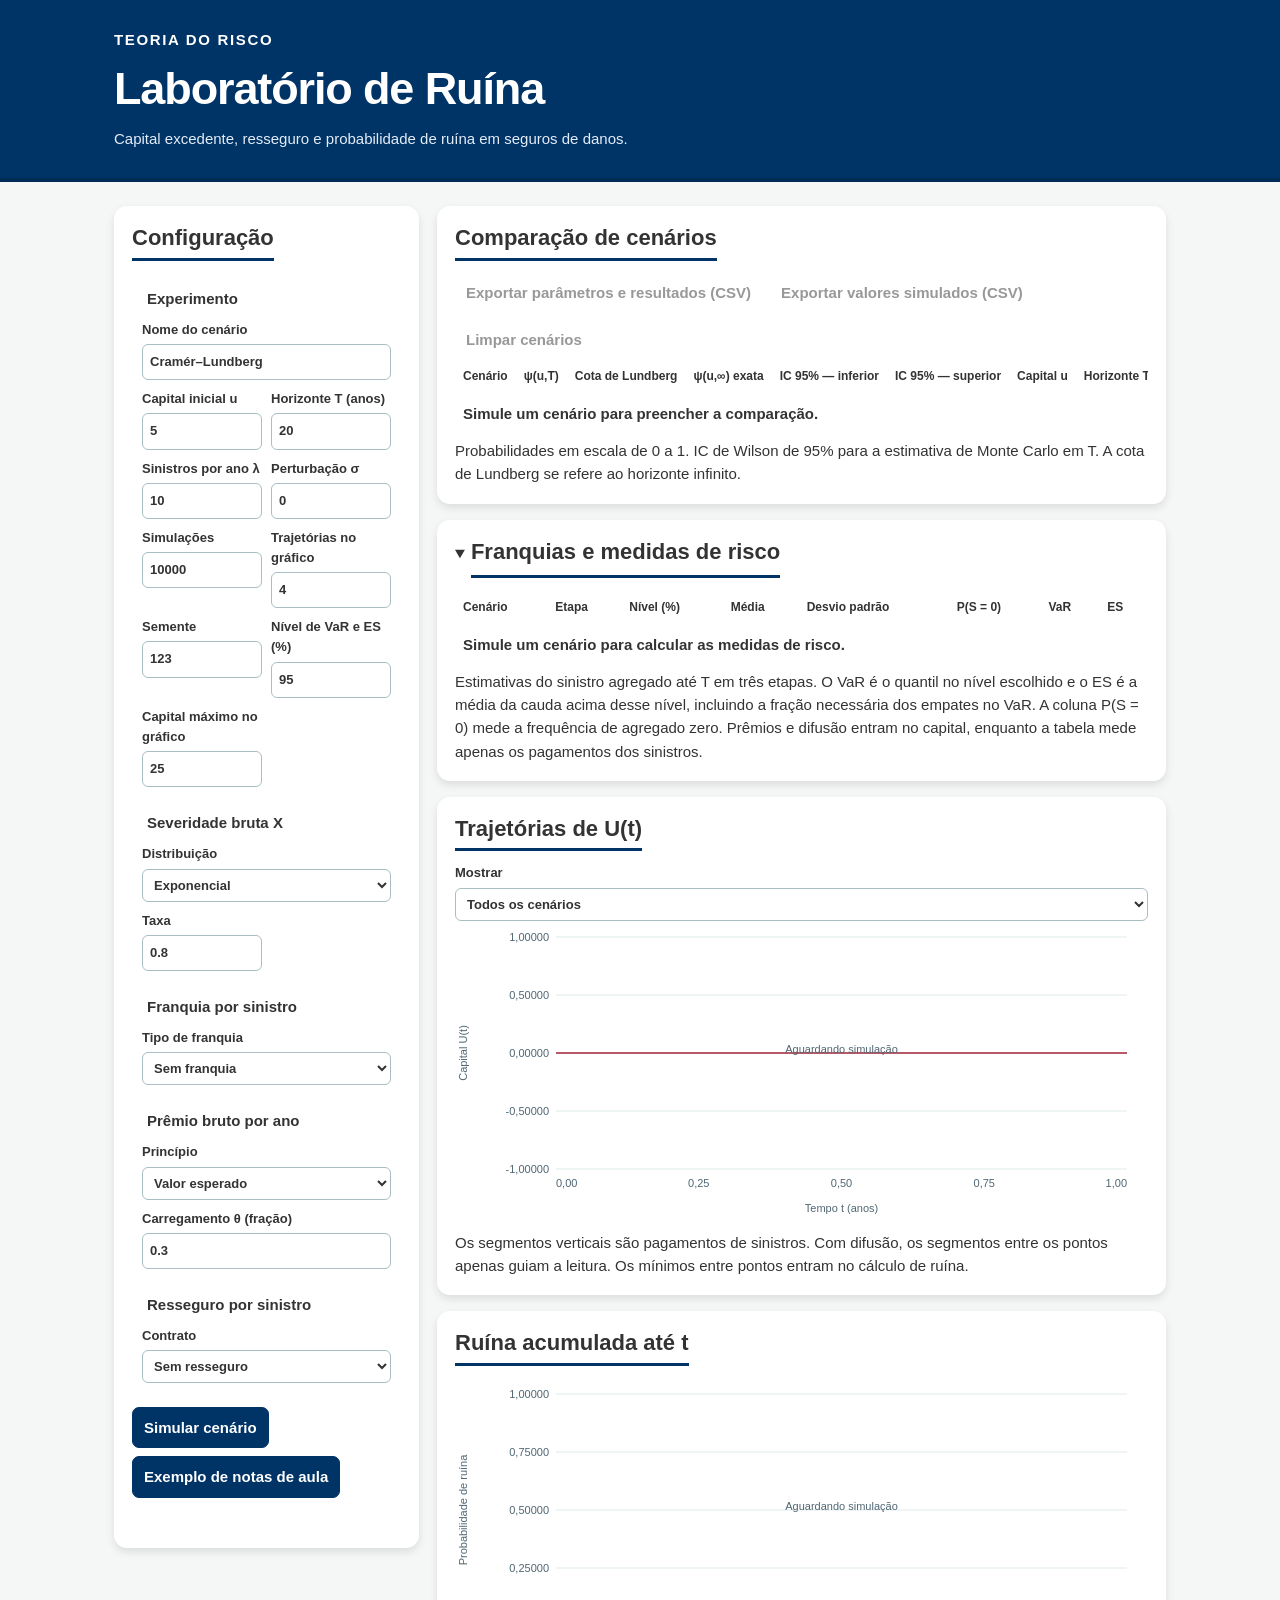
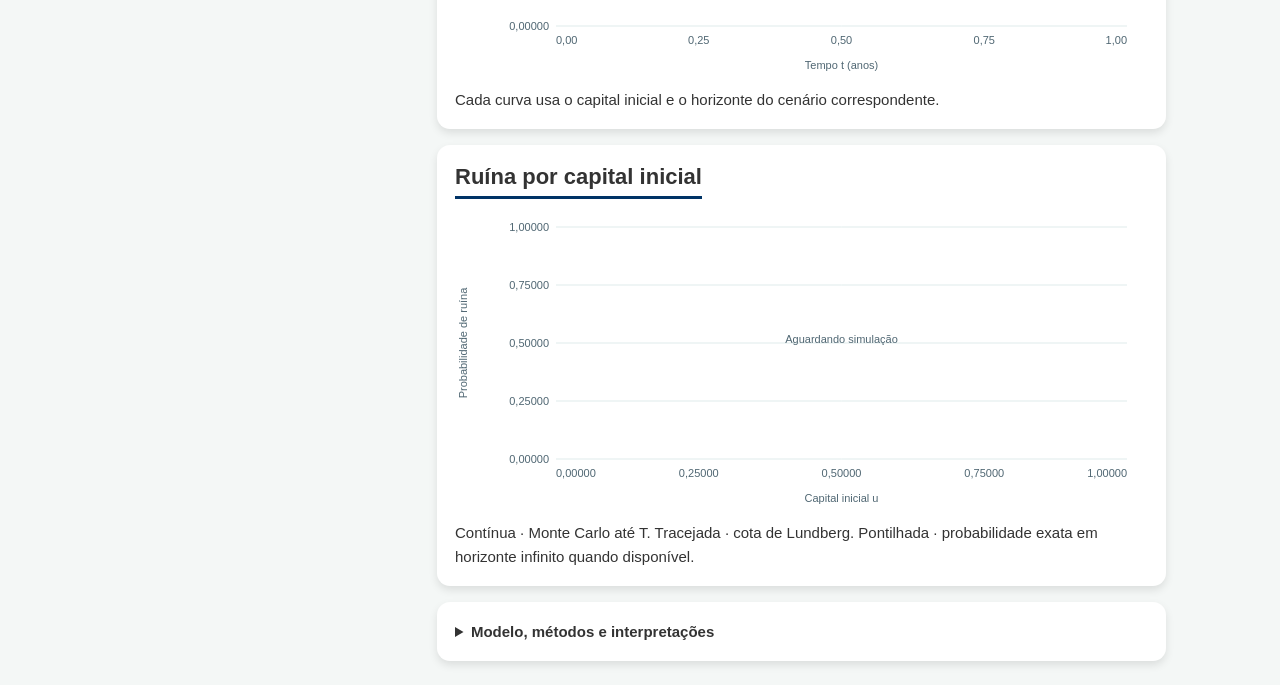
<file: interfaces/lab-atuarial-ruina/index.html>
<!doctype html>
<html lang="pt-BR">
<head><meta charset="utf-8"><meta name="viewport" content="width=device-width, initial-scale=1"><title>Laboratório de Ruína | TEORIA DO RISCO</title>
<style>
/* ==========================================================================
   CONFIGURAÇÕES GERAIS E TIPOGRAFIA
   ========================================================================== */
body { 
    font-family: 'Roboto', sans-serif; 
    background-color: #f4f7f6; /* Um cinza azulado suave para o fundo */
    color: #333;
}

/* ==========================================================================
   NAVEGAÇÃO E RODAPÉ (CORES INSTITUCIONAIS)
   ========================================================================== */
.navbar { 
    background-color: #003366 !important; /* Azul Atuarial */
}

.navbar-brand, .nav-link { 
    color: white !important; 
}

footer { 
    background-color: #212529; 
    color: white; 
    padding: 40px 0; 
}

/* ==========================================================================
   HERO SECTION E CARROSSEL
   ========================================================================== */
.hero-section { 
    background: linear-gradient(rgba(0,51,102,0.8), rgba(0,51,102,0.8)), 
                url('https://images.unsplash.com/photo-1454165833767-027ffbe10330?auto=format&fit=crop&w=1350&q=80');
    background-size: cover;
    color: white;
    padding: 100px 0;
    text-align: center;
}

.overlay-carousel {
    height: 60vh;
    min-height: 400px;
    background-size: cover;
    background-position: center;
    display: flex;
    align-items: center;
    justify-content: center;
}

.carousel-caption {
    bottom: 30%;
    text-shadow: 2px 2px 10px rgba(0,0,0,0.8);
}

/* ==========================================================================
   COMPONENTES DO PORTAL (NOTÍCIAS E CARDS)
   ========================================================================== */
.section-title { 
    border-bottom: 3px solid #003366; 
    display: inline-block; 
    padding-bottom: 10px; 
    margin-bottom: 30px; 
}

/* Card Genérico de Atuária */
.card-atuaria { 
    transition: transform 0.3s; 
    border: none; 
    box-shadow: 0 4px 8px rgba(0,0,0,0.1); 
}

.card-atuaria:hover { 
    transform: translateY(-5px); 
}

/* Card Específico de Notícias e Eventos */
.news-card {
    transition: all 0.3s ease;
    border-radius: 15px !important;
    overflow: hidden;
    position: relative;
    background: white;
    border: none;
}

.news-card:hover {
    transform: translateY(-10px);
    box-shadow: 0 15px 30px rgba(0,0,0,0.1) !important;
}

.news-card img {
    height: 200px;
    object-fit: cover;
}

/* Badge de Data (Estilo Calendário) */
.date-badge {
    position: absolute;
    top: 15px;
    right: 15px;
    background: white;
    padding: 8px 15px;
    border-radius: 10px;
    box-shadow: 0 4px 10px rgba(0,0,0,0.1);
    z-index: 5;
    text-align: center;
}

.date-badge .day {
    display: block;
    font-size: 1.3rem;
    font-weight: bold;
    color: #003366;
    line-height: 1;
}

.date-badge .month {
    font-size: 0.75rem;
    color: #888;
    font-weight: bold;
}

/* Estilos Específicos da Página de Contato */
.top-bar {
    background-color: #002b55; /* Um azul um pouco mais escuro que o principal */
    font-size: 0.9rem;
}

.top-bar a:hover {
    color: #ffbc13 !important; /* Cor de destaque (amarelo/ouro) parecida com a do IBA */
    transition: 0.3s;
}

.form-control:focus, .form-select:focus {
    border-color: #003366;
    box-shadow: 0 0 0 0.25rem rgba(0, 51, 102, 0.25);
}

.btn-primary {
    background-color: #003366;
    border: none;
}

.btn-primary:hover {
    background-color: #002244;
}
a.text-muted:hover {
    color: #003366 !important; /* Cor azul do Portal Halley ao passar o mouse */
}

/* Estilo da Equipe */
.team-img {
    width: 160px; /* Tamanho fixo para as fotos */
    height: 160px;
    object-fit: cover; /* Garante que a foto não estique */
    border: 5px solid white;
    transition: transform 0.3s ease;
}

.testimonial-item:hover .team-img {
    transform: scale(1.05); /* Leve zoom ao passar o mouse */
    border-color: #003366; /* Muda a borda para o azul do portal */
}

.testimonial-item h5 {
    color: #003366;
}

/* Abrir dropdown ao passar o mouse em telas grandes */
@media (min-width: 992px) {
    .nav-item.dropdown:hover .dropdown-menu {
        display: block;
        margin-top: 0; /* Remove o delay de distância */
    }
}

/* Estilo elegante para o menu suspenso */
.dropdown-menu {
    background-color: white;
    border-radius: 8px;
    padding: 10px 0;
    transition: all 0.3s ease;
}

.dropdown-item {
    color: #003366 !important;
    font-size: 0.9rem;
    padding: 8px 20px;
}

.dropdown-item:hover {
    background-color: #f4f7f6;
    color: #0056b3 !important;
}

.dropdown:hover .dropdown-menu {
        display: block;
        margin-top: 0;
    }
}

/* Layout do laboratório */

:root{color-scheme:light;--navy:#003366;--accent:#003366;--ink:#333;--muted:#53616f;--line:#d6dfe8}*{box-sizing:border-box}body{margin:0;font-size:15px;line-height:1.55}header{background:var(--navy);color:white;padding:28px max(24px,calc((100% - 1052px)/2));border-bottom:4px solid #002b55}h1{font-size:clamp(28px,4vw,45px);margin:3px 0;letter-spacing:-.025em}header p{margin:0;color:#e3edf7}.brand{font-weight:750;color:#fff;letter-spacing:.11em}main{max-width:1100px;margin:auto;padding:24px;display:grid;grid-template-columns:305px minmax(0,1fr);gap:18px;align-items:start}aside,section,details{background:white;border-radius:13px;padding:18px}h2,h3{line-height:1.25;margin:0 0 10px}h2{font-size:22px}h3{font-size:16px}fieldset{margin:14px 0;border:1px solid var(--line);border-radius:8px;padding:10px}legend{font-weight:740;padding:0 5px}.fields{display:grid;grid-template-columns:1fr 1fr;gap:9px}.wide{grid-column:1/-1}label{display:block;font-size:13px;font-weight:650}input,select,button{font:inherit}input,select{width:100%;margin-top:4px;padding:7px;border:1px solid #a9bec2;border-radius:6px;background:white;color:var(--ink);font-variant-numeric:tabular-nums}button{cursor:pointer;border:1px solid var(--accent);border-radius:7px;padding:8px 11px;background:white;color:var(--accent);font-weight:720}button:disabled{opacity:.5;cursor:default}button:focus-visible,input:focus-visible,select:focus-visible{outline:2px solid #003366;outline-offset:2px}.actions,.legend{display:flex;gap:8px;flex-wrap:wrap}.outputs{display:grid;gap:16px;min-width:0}.note,small{color:var(--muted)}.note{margin:6px 0 0}.status{min-height:24px;color:var(--accent);margin-top:8px}.scroll{overflow:auto}table{width:100%;border-collapse:collapse;font-variant-numeric:tabular-nums}th,td{padding:8px;text-align:left;border-bottom:1px solid var(--line);white-space:nowrap}th{font-size:12px;color:var(--muted)}td:first-child{font-weight:700}canvas{display:block;width:100%;height:300px}.legend{margin-top:4px;font-size:13px}.key{display:inline-block;width:22px;border-top:3px solid;vertical-align:middle;margin-right:5px}.key.dash{border-top-style:dashed}.key.dot{border-top-style:dotted}summary{cursor:pointer;font-weight:750}.error{color:#a52133}.math{font-family:Georgia,serif;font-size:17px}a{color:var(--accent)}[hidden]{display:none!important}@media(max-width:850px){main{grid-template-columns:1fr}aside{max-width:none}}@media(max-width:460px){main{padding:10px}aside,section,details{padding:12px}canvas{height:260px}}

.lab-card { box-shadow: 0 4px 8px rgba(0,0,0,.1); min-width: 0; }
.lab-card > .section-title { margin: 0 0 12px; padding-bottom: 6px; }
#form .actions button {
    background-color: #003366;
    color: #fff;
    border: 1px solid #003366;
    visibility: visible;
    opacity: 1;
}
#form .actions button:not(:disabled):is(:hover, :focus-visible) {
    background-color: #002244;
}
#form .actions button:disabled {
    background-color: #53616f;
    border-color: #53616f;
}

details[aria-labelledby="riskHeading"] > summary > h2 { margin: 0; }
#riskPanel { margin-top: 12px; }
</style></head>
<body><header class="navbar"><div class="brand navbar-brand">TEORIA DO RISCO</div><h1>Laboratório de Ruína</h1><p>Capital excedente, resseguro e probabilidade de ruína em seguros de danos.</p></header>
<main><aside class="lab-card"><h2 class="section-title">Configuração</h2>
<form id="form">
<fieldset><legend>Experimento</legend><div class="fields">
<label class="wide">Nome do cenário<input name="title" value="Cramér–Lundberg" maxlength="45" required></label>
<label>Capital inicial u<input name="u" type="number" min="0" step="any" value="5" required></label>
<label>Horizonte T (anos)<input name="T" type="number" min="0.0001" step="any" value="20" required></label>
<label>Sinistros por ano λ<input name="lambda" type="number" min="0.000001" step="any" value="10" required></label>
<label>Perturbação σ<input name="sigma" type="number" min="0" step="any" value="0" required></label>
<label>Simulações<input name="n" type="number" min="100" max="200000" step="1" value="10000" required></label>
<label>Trajetórias no gráfico<input name="paths" type="number" min="1" max="10" value="4" required></label>
<label>Semente<input name="seed" type="number" min="0" max="4294967295" value="123" required></label>
<label>Nível de VaR e ES (%)<input name="level" type="number" min="0.01" max="99.99" step="any" value="95" required></label>
<label>Capital máximo no gráfico<input name="umax" type="number" min="0.000001" step="any" value="25" required></label>
</div></fieldset>
<fieldset><legend>Severidade bruta X</legend><div class="fields">
<label class="wide">Distribuição<select name="dist"><option value="exp">Exponencial</option><option value="gamma">Gama</option><option value="ln">Lognormal</option><option value="pareto">Pareto I</option><option value="disc">Discreta</option></select></label>
<label id="labelA"><span>Taxa</span><input name="a" type="number" step="any" value="0.8" required></label>
<label id="labelB" hidden><span>Taxa</span><input name="b" type="number" step="any" value="1" required disabled></label>
<label id="support" hidden class="wide">Valores (separados por espaços)<input name="xs" value="1000 2000 3000" required disabled></label>
<label id="weights" hidden class="wide">Probabilidades (ponto decimal)<input name="ps" value="0.05 0.15 0.80" required disabled></label>
</div></fieldset>
<fieldset><legend>Franquia por sinistro</legend><div class="fields">
<label class="wide">Tipo de franquia<select name="deductible"><option value="none">Sem franquia</option><option value="ordinary">Dedutível (simples)</option><option value="integral">Integral</option></select></label>
<label class="wide" id="deductibleValue" hidden>Valor da franquia f<input name="f" type="number" min="0" step="any" value="0.5" required disabled></label>
</div></fieldset>
<fieldset><legend>Prêmio bruto por ano</legend><div class="fields">
<label class="wide">Princípio<select name="principle"><option value="mean">Valor esperado</option><option value="pure">Prêmio puro</option><option value="var">Variância</option><option value="sd">Desvio padrão</option><option value="exp">Exponencial (utilidade zero)</option><option value="manual">Taxa informada</option></select></label>
<label class="wide" id="loading"><span>Carregamento θ (fração)</span><input name="theta" type="number" min="0" step="any" value="0.3" required></label>
</div></fieldset>
<fieldset><legend>Resseguro por sinistro</legend><div class="fields">
<label class="wide">Contrato<select name="treaty"><option value="none">Sem resseguro</option><option value="quota">Quota-parte</option><option value="layer">Excesso de danos</option></select></label>
<label id="retention" hidden><span>Prioridade d</span><input name="d" type="number" min="0" step="any" value="3" required disabled></label>
<label id="layerLimit" hidden>Limite da camada L<input name="L" type="number" min="0.000001" step="any" placeholder="Vazio = ilimitada" disabled></label>
<label id="reLoading" hidden class="wide">Carregamento do resseguro η<input name="eta" type="number" min="0" step="any" value="0.2" required disabled></label>
</div></fieldset>
<div class="actions"><button type="submit">Simular cenário</button><button id="example" type="button">Exemplo de notas de aula</button></div>
<div id="status" class="status" role="status"></div>
</form></aside>
<div class="outputs">
<section class="lab-card"><h2 class="section-title">Comparação de cenários</h2><div class="actions"><button id="csvSummary" type="button" disabled>Exportar parâmetros e resultados (CSV)</button><button id="csvSimulations" type="button" disabled>Exportar valores simulados (CSV)</button><button id="clear" disabled>Limpar cenários</button></div>
<div class="scroll"><table id="results"></table></div><p class="note">Probabilidades em escala de 0 a 1. IC de Wilson de 95% para a estimativa de Monte Carlo em T. A cota de Lundberg se refere ao horizonte infinito.</p></section>
<details class="lab-card" open aria-labelledby="riskHeading">
<summary aria-controls="riskPanel"><h2 class="section-title" id="riskHeading">Franquias e medidas de risco</h2></summary>
<div id="riskPanel">
<div class="scroll" tabindex="0" role="region" aria-label="Tabela de medidas de risco"><table id="riskResults"></table></div>
<p class="note">Estimativas do sinistro agregado até T em três etapas. O VaR é o quantil no nível escolhido e o ES é a média da cauda acima desse nível, incluindo a fração necessária dos empates no VaR. A coluna P(S = 0) mede a frequência de agregado zero. Prêmios e difusão entram no capital, enquanto a tabela mede apenas os pagamentos dos sinistros.</p>
</div>
</details>
<section class="lab-card"><h2 class="section-title">Trajetórias de U(t)</h2><label>Mostrar <select id="pathScenario"><option value="all">Todos os cenários</option></select></label><canvas id="paths" role="img" aria-label="Trajetórias simuladas do capital excedente"></canvas><div id="pathLegend" class="legend"></div><p class="note">Os segmentos verticais são pagamentos de sinistros. Com difusão, os segmentos entre os pontos apenas guiam a leitura. Os mínimos entre pontos entram no cálculo de ruína.</p></section>
<section class="lab-card"><h2 class="section-title">Ruína acumulada até t</h2><canvas id="time" role="img" aria-label="Probabilidade de ruína por tempo de observação"></canvas><div id="timeLegend" class="legend"></div><p class="note">Cada curva usa o capital inicial e o horizonte do cenário correspondente.</p></section>
<section class="lab-card"><h2 class="section-title">Ruína por capital inicial</h2><canvas id="capital" role="img" aria-label="Estimativa, cota superior e probabilidade exata por capital inicial"></canvas><div id="capitalLegend" class="legend"></div><p class="note">Contínua · Monte Carlo até T. Tracejada · cota de Lundberg. Pontilhada · probabilidade exata em horizonte infinito quando disponível.</p></section>
<details class="lab-card"><summary>Modelo, métodos e interpretações</summary>
<p class="math">U(t) = u + ct − Σ Yᵢ + σB(t), com N(t) ∼ Poisson(λt), B independente e Yᵢ = Iᵢ − Cᵢ.</p>
<p>Com σ = 0, obtém-se Cramér–Lundberg. Com σ &gt; 0, a difusão perturba o agregado líquido (equivalentemente, adiciona σB ao capital). A difusão pode gerar variações de ambos os sinais. O evento de ruína é a ocorrência de capital estritamente negativo antes ou em T.</p>
<p>O dano bruto é X. Sem franquia, a indenização I = X. Na franquia dedutível, I = max(X−f, 0). Na integral, I = X se X &gt; f e zero nos demais casos. O prêmio bruto é calculado sobre I pelo princípio escolhido; o resseguro incide depois, e Y = I−C é a perda retida. A frequência de ocorrências λ permanece a mesma, inclusive para sinistros com indenização zero.</p>
<p>Para um ano, m = λE[I] e v = λE[I²]. Os prêmios brutos disponíveis são m, (1+θ)m, m+θv, m+θ√v, λ(M<sub>I</sub>(θ)−1)/θ e taxa informada. Para θ = 0, o princípio exponencial retorna m. O prêmio cedido é (1+η)λE[C]. A taxa c é o prêmio bruto menos o cedido. A precificação incide sobre o componente de sinistros por saltos.</p>
<p>No quota-parte, C = dI, com d entre 0 e 1. No excesso de danos, C = min(max(I−d,0), L). Após esgotar uma camada finita por sinistro, a parcela acima de d+L volta a ser da seguradora. Com L em branco, a retenção fica limitada a d. Sem franquia temporal, limite anual ou reinstalações.</p>
<p>O saldo médio anual é c−λE[Y]. Com saldo positivo, procura-se R &gt; 0 tal que λ(M<sub>Y</sub>(R)−1) + σ²R²/2 = cR. O valor mostrado para a cota usa exp(−Ru). Para retenção limitada de distribuição contínua, a integração do momento exponencial usa somas superiores e a raiz conservadora. Sem momento exponencial positivo, mostra-se a cota trivial 1. Com severidade retida exponencial, σ = 0 e saldo positivo, a fórmula exata é (λE[Y]/c)exp(−Ru). No modelo não degenerado com saldo não positivo, a probabilidade última é 1.</p>
<p>Os saltos são simulados em seus instantes de ocorrência. Com difusão, cada mínimo condicional entre instantes sucessivos é amostrado pela lei da ponte browniana. As probabilidades por capital reutilizam a perda máxima em cada trajetória. Os tempos da curva acumulada são pontos de avaliação, com mínimo calculado também em todo o intervalo entre eles. Para ler o IC com eventos raros, observe seu limite superior mesmo quando nenhuma trajetória cai em ruína.</p>
<p>Use a mesma unidade monetária para capital, severidade e limites. A variação anual de B tem variância 1, logo σ tem unidade monetária por raiz de ano. Na gama use forma e taxa. Na lognormal use média e desvio padrão do logaritmo. Na Pareto I use mínimo e forma superior a 1.</p>
<p>Base do exemplo de referência: notas de aula de Teoria do Risco.</p>
<p>Pires, D. M., Ferreira, L., Costa, L. H. e Marques, R. A. G. (2020). <em>Teoria do risco atuarial: fundamentos e conceitos</em>. Curitiba, Editora CRV. <a href="https://doi.org/10.24824/978854443755.1">DOI 10.24824/978854443755.1</a>.</p>
</details>
</div></main>
<script>
"use strict";
const $ = id => document.getElementById(id);
const form = $("form");
const fmt = value => value == null ? "—" : value === Infinity ? "∞" : value.toLocaleString("pt-BR", {
  minimumFractionDigits:5, maximumFractionDigits:5, useGrouping:false
});
const palette = ["#003366","#9b4c17","#08776c","#8e3d74","#536119","#533d9c"];
const scenarios = [];
let nextId = 1;
function assert(test, message) { if (!test) throw new Error(message); }

function rng(seed) {
  let state = seed >>> 0;
  return () => {
    state = (state + 0x6D2B79F5) | 0;
    let k = Math.imul(state ^ (state >>> 15), 1 | state);
    k ^= k + Math.imul(k ^ (k >>> 7), 61 | k);
    return (((k ^ (k >>> 14)) >>> 0) + 0.5) / 4294967296;
  };
}
function normal(random) {
  return Math.sqrt(-2 * Math.log(random())) * Math.cos(2 * Math.PI * random());
}
function gammaSample(a, random) {
  if (a < 1) return gammaSample(a + 1, random) * random() ** (1/a);
  const d = a - 1/3;
  while (true) {
    const z = normal(random);
    const w = 1 + z / Math.sqrt(9*d);
    if (w <= 0) continue;
    const v = w ** 3;
    if (Math.log(random()) < z*z/2 + d*(1-v+Math.log(v))) return d*v;
  }
}

// Gamma regularizada Q(a,x), por série inferior ou fração contínua superior.
function logGamma(z) {
  if (z < .5) return Math.log(Math.PI / Math.sin(Math.PI*z)) - logGamma(1-z);
  const coef = [676.5203681218851,-1259.1392167224028,771.3234287776531,-176.6150291621406,
    12.5073432786869,-0.1385710952657201,9.98436957801957e-6,1.50563273514931e-7];
  z -= 1;
  let sum = .9999999999998099;
  coef.forEach((v,i) => { sum += v/(z+i+1); });
  const t = z + 7.5;
  return .5*Math.log(2*Math.PI) + (z+.5)*Math.log(t) - t + Math.log(sum);
}
function gammaRatio(a,x,upper) {
  if (x <= 0) return upper ? 1 : 0;
  if (!Number.isFinite(x)) return upper ? 0 : 1;
  const logFactor = -x + a * Math.log(x) - logGamma(a);
  const tiny = 1e-300;
  if (x < a+1) {
    let term = 1/a, sum=term;
    for (let k=1;k<=20000;k++) {
      term *= x/(a+k);
      sum += term;
      if (term < sum*1e-14) break;
    }
    const logP = Math.min(0,logFactor+Math.log(sum));
    return upper ? -Math.expm1(logP) : Math.exp(logP);
  }
  let b=x+1-a, c=1/tiny, d=1/b, h=d;
  for (let k=1;k<=20000;k++) {
    const f=-k*(k-a);
    b += 2;
    d = f*d+b;
    c = b+f/c;
    d = 1/(Math.abs(d)<tiny ? tiny : d);
    if (Math.abs(c)<tiny) c=tiny;
    const change=d*c;
    h *= change;
    if (Math.abs(change-1)<1e-14) break;
  }
  const logQ = Math.min(0,logFactor+Math.log(h));
  return upper ? Math.exp(logQ) : -Math.expm1(logQ);
}
function normalTail(z) {
  return z >= 0 ? .5*gammaRatio(.5,z*z/2,true) : .5+.5*gammaRatio(.5,z*z/2,false);
}

function makeDistribution(p) {
  const {dist,a,b} = p;
  if (dist === "disc") {
    const parse = input => input.trim().split(/[\s;]+/).map(Number);
    assert(p.xs.trim() && p.ps.trim(),"Informe os valores e as probabilidades.");
    const xs = parse(p.xs), ps = parse(p.ps);
    const total = ps.reduce((x,y)=>x+y,0);
    assert(xs.length === ps.length && xs.length <= 200 && xs.every(x=>Number.isFinite(x)&&x>=0)
      && ps.every(x=>Number.isFinite(x)&&x>=0) && Math.abs(total-1)<1e-9,
      "Informe até 200 valores e probabilidades não negativos, com soma das probabilidades igual a 1.");
    const atoms=xs.map((x,i)=>[x,ps[i]/total]).filter(([,w])=>w>0);
    const avg = f => atoms.reduce((acc,[x,w])=>acc+w*f(x),0);
    return {
      atoms, mean:avg(x=>x), second:avg(x=>x*x), max:Math.max(...atoms.map(([x])=>x)),
      tail:(x,k=0)=>avg(y=>y>x ? y**k : 0),
      mgfMinus:r=>avg(x=>Math.expm1(r*x)),
      sample:random=>{
        let q=random();
        for (const [x,w] of atoms) { q-=w; if (q<=0) return x; }
        return atoms.at(-1)[0];
      }
    };
  }
  if (dist === "exp" || dist === "gamma") {
    const shape = dist === "exp" ? 1 : a;
    const rate = dist === "exp" ? a : b;
    assert(shape>0 && shape<=1e6 && rate>0,"Use forma positiva até 1 milhão e taxa positiva.");
    const mean=shape/rate, second=mean*(shape+1)/rate;
    const moments=[1,mean,second];
    return {
      mean,second,max:Infinity,rate,shape,
      sample:random=>shape===1 ? -Math.log(random())/rate : gammaSample(shape,random)/rate,
      tail:(x,k=0)=>moments[k]*gammaRatio(shape+k,rate*x,true),
      logTiltTail:(r,x)=>-shape*Math.log1p(-r/rate)+Math.log(gammaRatio(shape,(rate-r)*x,true)),
      mgfMinus:r=>r>=rate ? Infinity : Math.expm1(-shape*Math.log1p(-r/rate))
    };
  }
  if (dist === "ln") {
    assert(b>0,"O desvio padrão logarítmico deve ser positivo.");
    const moment = k => Math.exp(k*a+k*k*b*b/2);
    return {
      mean:moment(1),second:moment(2),max:Infinity,mgfMinus:()=>Infinity,
      sample:random=>Math.exp(a+b*normal(random)),
      tail:(x,k=0)=>x<=0 ? moment(k) : moment(k)*normalTail((Math.log(x)-a-k*b*b)/b)
    };
  }
  assert(a>0 && b>1,"Use mínimo positivo e forma maior que 1 para Pareto I.");
  const moment = k => k<b ? a**k*b/(b-k) : Infinity;
  return {
    mean:moment(1),second:moment(2),max:Infinity,mgfMinus:()=>Infinity,
    sample:random=>a*random()**(-1/b),
    tail:(x,k=0)=>x<=a ? moment(k) : moment(k)*(a/x)**(b-k)
  };
}

function applyDeductible(p, dist) {
  if (!p.deductible || p.deductible==="none" || p.f===0) return {pay:x=>x,dist};
  const f=p.f;
  const shift=p.deductible==="ordinary" ? f : 0;
  const pay=x=>x>f ? x-shift : 0;
  if (dist.atoms) {
    const atoms=dist.atoms.map(([x,w])=>[pay(x),w]);
    const tail=(x,k=0)=>atoms.reduce((s,[y,w])=>s+(y>x ? w*y**k : 0),0);
    return {pay,dist:{atoms,tail,mean:tail(0,1),second:tail(0,2),
      max:pay(dist.max),mgfMinus:r=>atoms.reduce((s,[y,w])=>s+w*Math.expm1(r*y),0)}};
  }

  // Para I = (X - deslocamento) 1{X > f}, I > x exige X > max(f,x+deslocamento).
  const threshold=x=>Math.max(f,x+shift);
  const tail=(x,k=0)=>{
    const t=threshold(x), prob=dist.tail(t);
    if (k===0) return prob;
    if (dist.shape===1 && shift===f) return prob*(k===1 ? 1/dist.rate : 2/dist.rate**2) +
      (x===0 ? 0 : prob*(k===1 ? x : x*x+2*x/dist.rate));
    const moment=dist.tail(t,k);
    if (shift===0 || !Number.isFinite(moment)) return moment;
    if (k===1) return Math.max(0,moment-shift*prob);
    return Math.max(0,moment-2*shift*dist.tail(t,1)+shift*shift*prob);
  };
  // Quando X é exponencial, o excesso acima de f mantém a taxa original.
  const exponential=dist.shape===1 && shift===f;
  const logTiltTail=dist.logTiltTail ?
    (r,x)=>dist.logTiltTail(r,threshold(x))-r*shift : null;
  const logPayProb=dist.logTiltTail?.(0,f);
  return {pay,dist:{tail,max:Infinity,mean:tail(0,1),second:tail(0,2),rate:dist.rate,
    shape:exponential ? 1 : null,logTiltTail,
    mgfMinus:r=>{
      if (!logTiltTail || r>=dist.rate) return Infinity;
      if (logPayProb===-Infinity) return Math.exp(logTiltTail(r,0));
      return Math.exp(logPayProb)*Math.expm1(logTiltTail(r,0)-logPayProb);
    }}};
}

function makeTreaty(p, dist) {
  const {treaty,d,L} = p;
  if (treaty === "none" || (treaty==="quota" && d===0)) {
    return {retain:x=>x, mean:dist.mean, ceded:0, mgfMinus:dist.mgfMinus,
      rate:dist.shape===1 ? dist.rate : null, scale:Math.sqrt(dist.second), bounded:dist.max===0};
  }
  if (treaty === "quota") {
    assert(d>=0 && d<=1,"A fração cedida deve estar entre 0 e 1.");
    const q=1-d;
    return {retain:x=>q*x, mean:q*dist.mean, ceded:d*dist.mean,
      mgfMinus:r=>q===0 ? 0 : dist.mgfMinus(q*r),
      rate:dist.shape===1 && q>0 ? dist.rate/q : null,
      scale:q===0 ? 0 : q*Math.sqrt(dist.second), bounded:q===0 || dist.max===0};
  }
  const cededAt = x => Math.min(Math.max(x-d,0),L);
  const retain = x => x-cededAt(x);
  if (dist.atoms) {
    const mean=dist.atoms.reduce((s,[x,w])=>s+w*retain(x),0);
    const ceded=dist.atoms.reduce((s,[x,w])=>s+w*cededAt(x),0);
    return {retain,mean,ceded,scale:retain(dist.max),bounded:retain(dist.max)===0,
      mgfMinus:r=>dist.atoms.reduce((s,[x,w])=>s+w*Math.expm1(r*retain(x)),0)};
  }
  if (L===Infinity) {
    const ceded=Math.max(0,dist.tail(d,1)-d*dist.tail(d));
    const mean=Math.max(0,dist.mean-ceded);
    // M_Y(r)-1 = integral de r exp(rx) P(Y>x) em [0,d].
    // A sobrevivência na extremidade esquerda majora o integrando ponderado.
    const grid=1024;
    const survival=Array.from({length:grid},(_,i)=>dist.tail(d*i/grid));
    return {retain:x=>Math.min(x,d),mean,ceded,scale:d,bounded:d===0,
      mgfMinus:r=>{
        if (d===0) return 0;
        const step=r*d/grid;
        if (r*d>700) return Infinity;
        return Math.expm1(step)*survival.reduce((s,q,i)=>s+q*Math.exp(i*step),0);
      }, conservative:d>0};
  }
  const end=d+L;
  assert(Number.isFinite(end) && end>d,"A soma da prioridade e do limite deve ser representável.");
  // Integra a sobrevivência na camada por meio da diferença entre stop-losses.
  const stop = x=>Math.max(0,dist.tail(x,1)-x*dist.tail(x));
  const ceded=Math.max(0,Math.min(dist.mean,stop(d)-stop(end)));
  return {retain,mean:dist.mean-ceded,ceded,scale:Math.sqrt(dist.second),bounded:false,
    rate:d===0 && dist.shape===1 ? dist.rate : null,
    mgfMinus:r=>{
      if (d===0 && dist.shape===1) return r>=dist.rate ? Infinity : dist.tail(L)*(r/(dist.rate-r));
      if (!dist.rate || r>=dist.rate) return Infinity;
      const abovePriority=dist.tail(d), aboveLayer=dist.tail(end);
      const tiltedBelowMinus=dist.mgfMinus(r) -
        (Math.exp(dist.logTiltTail(r,d))-abovePriority);
      const tiltedAboveMinus=Math.exp(dist.logTiltTail(r,end)-r*L)-aboveLayer;
      return Math.max(0,tiltedBelowMinus + Math.expm1(r*d)*(abovePriority-aboveLayer) + tiltedAboveMinus);
    }};
}

function theoretical(p, dist, treaty) {
  const {lambda,theta,principle,eta,sigma} = p;
  const grossLoss=lambda*dist.mean;
  let gross;
  if (principle==="pure") gross=grossLoss;
  if (principle==="mean") gross=(1+theta)*grossLoss;
  if (principle==="manual") gross=theta;
  if (principle==="var" || principle==="sd") {
    const variance=lambda*dist.second;
    assert(theta===0 || Number.isFinite(variance),"O princípio selecionado exige variância finita.");
    gross=theta===0 ? grossLoss : grossLoss+theta*(principle==="var" ? variance : Math.sqrt(variance));
  }
  if (principle==="exp") {
    gross=theta===0 ? grossLoss : lambda*dist.mgfMinus(theta)/theta;
    assert(Number.isFinite(gross),"O princípio exponencial exige momento exponencial finito no parâmetro escolhido.");
  }
  const ceded=(1+eta)*(lambda*treaty.ceded), net=gross-ceded, loss=lambda*treaty.mean;
  const drift=net-loss;
  assert([gross,ceded,net,loss].every(Number.isFinite),"Reduza a escala dos parâmetros monetários.");
  const zeroRisk=sigma===0 && treaty.bounded;
  if (zeroRisk) return {gross,ceded,net,loss,drift,R:null,bound:()=>net<0 ? 1 : 0,exact:()=>net<0 ? 1 : 0,
    explanation:"Capital determinístico após retenção"};
  const trivial = explanation => ({gross,ceded,net,loss,drift,R:null,bound:()=>1,
    exact:drift<=0 ? ()=>1 : null, explanation});
  if (drift<=0) return trivial("Saldo médio não positivo");
  if (treaty.mgfMinus(1e-12/Math.max(treaty.mean,1e-12))===Infinity && !dist.rate && !treaty.conservative && !treaty.bounded && !dist.atoms)
    return trivial("Sem momento exponencial positivo para a retenção");
  const scale=Math.max(treaty.mean,Math.min(treaty.scale,1e100),sigma/Math.sqrt(lambda),1e-100);
  const f = r => lambda*(treaty.mgfMinus(r)/r)+.5*sigma*sigma*r-net;
  let lo=0, hi=1/scale;
  for (let i=0;i<100 && f(hi)<0;i++) hi*=2;
  if (f(hi)<0 || !Number.isFinite(hi)) return trivial("Raiz fora da faixa numérica");
  for (let i=0;i<90;i++) {
    const mid=(lo+hi)/2;
    if (f(mid)<=0) lo=mid;
    else hi=mid;
  }
  // Em retenções exponenciais (inclusive com átomo em zero), usa a raiz fechada.
  const closed=sigma===0 && treaty.rate;
  const R=closed ? treaty.rate*(drift/net) : lo;
  if (!(R>1e-10/scale)) return trivial("Raiz positiva abaixo da resolução numérica");
  return {gross,ceded,net,loss,drift,R,bound:u=>Math.exp(-R*u),
    exact:closed ? u=>(loss/net)*Math.exp(-R*u) : null,
    explanation:treaty.conservative ? "Coeficiente conservador da cota" : "Cota de Lundberg"};
}

function wilson(count,n) {
  const z=1.959963984540054, p=count/n;
  const middle=(p+z*z/(2*n))/(1+z*z/n);
  const half=z*Math.sqrt(p*(1-p)/n+z*z/(4*n*n))/(1+z*z/n);
  return [count===0 ? 0 : Math.max(0,middle-half),count===n ? 1 : Math.min(1,middle+half)];
}
function countAbove(sorted,x) {
  let lo=0,hi=sorted.length;
  while (lo<hi) {
    const mid=(lo+hi)>>>1;
    if (sorted[mid]<=x) lo=mid+1;
    else hi=mid;
  }
  return sorted.length-lo;
}
function riskMetrics(values,level) {
  values.sort();
  const n=values.length, position=level*n;
  const nearest=Math.round(position);
  const cut=Math.abs(position-nearest)<=4*Number.EPSILON*n ? nearest : position;
  const index=Math.min(n-1,Math.max(0,Math.ceil(cut)-1));
  let mean=0, sumSquares=0, zeros=0, es=0;
  for (let i=0;i<n;i++) {
    const x=values[i], delta=x-mean;
    mean+=delta/(i+1);
    sumSquares+=delta*(x-mean);
    if (x===0) zeros++;
    const weight=Math.max(0,Math.min(1,i+1-cut));
    es+=x*(weight/(n-cut));
  }
  return [mean,Math.sqrt(Math.max(0,sumSquares/n)),zeros/n,values[index],es];
}
const riskNames=["Dano bruto","Indenização após franquia","Perda retida após resseguro"];
const riskLabels=["Média","Desvio padrão","P(S = 0)","VaR","ES"];
async function simulate(p,dist,treaty,th,progress=()=>{},pay=x=>x) {
  // Fluxos separados mantêm os saltos iguais ao alterar somente prêmio, capital ou resseguro.
  const clock=rng(p.seed), sizes=rng(p.seed^0x5bd1e995), noise=rng(p.seed^0x9e3779b9);
  const steps=80, times=Array.from({length:steps+1},(_,i)=>p.T*i/steps);
  const counts=new Uint32Array(steps+1), deficits=new Float64Array(p.n), paths=[];
  const aggregates=riskNames.map(()=>new Float64Array(p.n));
  for (let i=0;i<p.n;i++) {
    let gross=0, insured=0, retained=0;
    let t=0, balance=0, minimum=0, next=-Math.log(clock())/p.lambda;
    const pts=i<p.paths ? [[0,p.u]] : null;
    function advance(end) {
      const dt=end-t;
      const start=balance;
      balance+=th.net*dt;
      if (p.sigma>0 && dt>0) {
        const sd=p.sigma*Math.sqrt(dt);
        balance+=sd*normal(noise);
        const excursion=sd*Math.sqrt(-2*Math.log(noise()));
        // Forma estável da solução quadrática do mínimo da ponte.
        const diff=Math.abs(balance-start);
        const denominator=Math.hypot(diff,excursion)+diff;
        const deduction=denominator===0 ? 0 : (excursion/denominator)*(excursion/2);
        minimum=Math.min(minimum, Math.min(start,balance)-deduction);
      } else minimum=Math.min(minimum,balance);
      t=end;
      if (pts) pts.push([t,balance+p.u]);
    }
    for (let j=1;j<=steps;j++) {
      while (next<=times[j]) {
        advance(next);
        const damage=dist.sample(sizes), indemnity=pay(damage), kept=treaty.retain(indemnity);
        gross+=damage;
        insured+=indemnity;
        retained+=kept;
        balance-=kept;
        minimum=Math.min(minimum,balance);
        if (pts) pts.push([t,balance+p.u]);
        next+=-Math.log(clock())/p.lambda;
      }
      advance(times[j]);
      if (-minimum>p.u) counts[j]++;
    }
    assert(Number.isFinite(minimum) && Number.isFinite(balance),"A trajetória excedeu a faixa numérica.");
    assert([gross,insured,retained].every(Number.isFinite),"O sinistro agregado excedeu a faixa numérica.");
    [aggregates[0][i],aggregates[1][i],aggregates[2][i]]=[gross,insured,retained];
    deficits[i]=-minimum;
    if (pts) paths.push(pts);
    if (i%250===249) {
      progress((i+1)/p.n);
      await new Promise(resolve=>setTimeout(resolve,0));
    }
  }
  // Ordena cópias para preservar o pareamento entre agregado e capital por réplica.
  const maxima=deficits.slice().sort();
  const count=counts[steps];
  const risk=aggregates.map(values=>riskMetrics(values.slice(),(p.level ?? 95)/100));
  return {p,th,count,risk,aggregates,deficits,interval:wilson(count,p.n),prob:count/p.n,paths,
    time:times.map((t,j)=>[t,counts[j]/p.n]),maxima};
}

const field = name => form.elements.namedItem(name);
function toggle(id,visible) {
  $(id).hidden=!visible;
  $(id).querySelector("input").disabled=!visible;
}
function updateFields() {
  const dist=field("dist").value, treaty=field("treaty").value, rule=field("principle").value;
  const names={exp:["Taxa"],gamma:["Forma","Taxa"],ln:["Média do log","Desvio do log"],pareto:["Mínimo","Forma"]};
  toggle("labelA",dist!=="disc");
  toggle("labelB",Boolean(names[dist]?.[1]));
  toggle("support",dist==="disc");
  toggle("weights",dist==="disc");
  if (names[dist]) {
    $("labelA").querySelector("span").textContent=names[dist][0];
    $("labelB").querySelector("span").textContent=names[dist][1] ?? "";
  }
  toggle("loading",rule!=="pure");
  $("loading").querySelector("span").textContent=({mean:"Carregamento θ (fração)",var:"Coeficiente de variância θ",
    sd:"Coeficiente de desvio padrão θ",exp:"Aversão ao risco θ",manual:"Prêmio bruto anual"})[rule] ?? "Carregamento θ";
  toggle("deductibleValue",field("deductible").value!=="none");
  toggle("retention",treaty!=="none");
  $("retention").querySelector("span").textContent=treaty==="quota" ? "Fração cedida d" : "Prioridade d";
  toggle("layerLimit",treaty==="layer");
  toggle("reLoading",treaty!=="none");
  field("d").max=treaty==="quota" ? "1" : "";
}
function readParams() {
  const raw=Object.fromEntries(new FormData(form));
  const p={...raw};
  for (const key of ["u","T","lambda","sigma","n","paths","seed","umax","a","b","theta","d","eta","f","level"]) {
    p[key]=Number(raw[key] ?? 0);
  }
  p.L=raw.L ? Number(raw.L) : Infinity;
  p.title=p.title.trim();
  assert(p.title.length>0,"Informe o nome do cenário.");
  assert(p.lambda*p.T<=30000 && p.n*(p.lambda*p.T+80)<=40000000,
    "Reduza o horizonte, a frequência ou as simulações. Limites por cenário: 30 mil sinistros esperados por trajetória e 40 milhões de operações esperadas.");
  assert(scenarios.length<12,"Limpe a comparação para incluir mais cenários. Limite de 12 por sessão.");
  return p;
}
const headers=["Cenário","ψ(u,T)","Cota de Lundberg","ψ(u,∞) exata","IC 95% — inferior","IC 95% — superior",
  "Capital u","Horizonte T","Ruínas / simulações","Prêmio bruto","Prêmio cedido","Prêmio líquido c",
  "Sinistro retido médio/ano","Saldo médio/ano","R usado","Observação"];
function row(s) {
  const {p,th}=s;
  return [p.title,s.prob,th.bound(p.u),th.exact?.(p.u) ?? null,...s.interval,p.u,p.T,
    `${s.count} / ${p.n}`,th.gross,th.ceded,th.net,th.loss,th.drift,th.R,th.explanation];
}
function showTable() {
  const table=$("results");
  table.replaceChildren();
  const head=table.createTHead().insertRow();
  headers.forEach(label=>{
    const th=document.createElement("th");
    th.textContent=label;
    th.scope="col";
    head.append(th);
  });
  const body=table.createTBody();
  if (!scenarios.length) {
    const cell=body.insertRow().insertCell();
    cell.colSpan=headers.length;
    cell.textContent="Simule um cenário para preencher a comparação.";
  }
  for (const scenario of scenarios) {
    const tr=body.insertRow();
    row(scenario).forEach((value, i)=>{
      const cell=tr.insertCell();
      cell.textContent=typeof value==="string" ? value : fmt(value);
      if (i===0) cell.style.color=scenario.color;
    });
  }
  for (const id of ["csvSummary","csvSimulations","clear"]) $(id).disabled=!scenarios.length;
}
function showRisk() {
  const table=$("riskResults");
  table.replaceChildren();
  const head=table.createTHead().insertRow();
  const labels=["Cenário","Etapa","Nível (%)",...riskLabels];
  for (const label of labels) {
    const cell=document.createElement("th");
    cell.scope="col";
    cell.textContent=label;
    head.append(cell);
  }
  const body=table.createTBody();
  if (!scenarios.length) {
    const cell=body.insertRow().insertCell();
    cell.colSpan=labels.length;
    cell.textContent="Simule um cenário para calcular as medidas de risco.";
  }
  for (const s of scenarios) s.risk.forEach((values,i)=>{
    const tr=body.insertRow();
    for (const value of [s.p.title,riskNames[i],s.p.level,...values]) {
      tr.insertCell().textContent=typeof value==="number" ? fmt(value) : value;
    }
  });
}
function drawGraph(id,series,{xmax,ymin=0,ymax=1,xlabel,ylabel,zero=false,timeAxis=false}) {
  const canvas=$(id), ctx=canvas.getContext("2d");
  const width=canvas.clientWidth, height=canvas.clientHeight, ratio=window.devicePixelRatio||1;
  if (!width || !height) return;
  canvas.width=width*ratio;
  canvas.height=height*ratio;
  ctx.scale(ratio,ratio);
  const left=width<425 ? 83 : 101, right=21, top=16, bottom=52;
  const w=width-left-right, h=height-top-bottom;
  const X=x=>left+w*x/xmax, Y=y=>top+h*(1-(y-ymin)/(ymax-ymin));
  const tick=v=>{
    const s=fmt(v);
    return s.length>11 ? v.toExponential(5).replace(".",",") : s;
  };
  const timeTick=new Intl.NumberFormat("pt-BR", {
    minimumFractionDigits:2, maximumFractionDigits:2, useGrouping:false
  });
  ctx.font="11px Roboto, sans-serif";
  ctx.fillStyle="#506773";
  ctx.textAlign="right";
  for (let i=0;i<=4;i++) {
    const y=ymin+(ymax-ymin)*i/4;
    ctx.beginPath();ctx.moveTo(left,Y(y));ctx.lineTo(width-right,Y(y));ctx.strokeStyle="#dfebeb";ctx.stroke();
    ctx.fillText(tick(y),left-7,Y(y)+4);
  }
  ctx.textAlign="center";
  const bins=width<450 ? 2 : 4;
  for (let i=0;i<=bins;i++) {
    const x=xmax*i/bins;
    const pos=X(x);
    ctx.textAlign=i===0 ? "left" : i===bins ? "right" : "center";
    ctx.fillText(timeAxis ? timeTick.format(x) : tick(x),pos,Y(ymin)+18);
  }
  ctx.textAlign="center";
  ctx.fillText(xlabel,left+w/2,height-9);
  ctx.save();ctx.translate(12,top+h/2);ctx.rotate(-Math.PI/2);ctx.fillText(ylabel,0,0);ctx.restore();
  ctx.save();
  ctx.beginPath();ctx.rect(left,top,w,h);ctx.clip();
  if (zero && ymin<=0 && ymax>=0) {
    ctx.beginPath();ctx.moveTo(left,Y(0));ctx.lineTo(width-right,Y(0));ctx.strokeStyle="#a42438";ctx.lineWidth=1.5;ctx.stroke();
  }
  for (const line of series) {
    ctx.strokeStyle=line.color;
    ctx.globalAlpha=line.alpha ?? 1;
    ctx.lineWidth=line.alpha ? 1.25 : 2;
    ctx.setLineDash(line.dash ?? []);
    ctx.beginPath();
    line.points.forEach(([x,y],i)=>i===0 ? ctx.moveTo(X(x),Y(y)) : ctx.lineTo(X(x),Y(y)));
    ctx.stroke();
  }
  ctx.restore();
  if (!series.length) {
    ctx.fillStyle="#506773";
    ctx.fillText("Aguardando simulação",left+w/2,top+h/2);
  }
}
function legend(id,items) {
  $(id).replaceChildren();
  for (const {label,color,style=""} of items) {
    const span=document.createElement("span"), key=document.createElement("i");
    key.className="key "+style;
    key.style.borderColor=color;
    span.append(key,document.createTextNode(label));
    $(id).append(span);
  }
}
function drawAll() {
  const selection=$("pathScenario").value;
  const visible=scenarios.filter(s=>selection==="all" || String(s.id)===selection);
  const pathSeries=visible.flatMap(s=>s.paths.map(points=>({points,color:s.color,alpha:.75})));
  let ymin=0,ymax=0;
  for (const line of pathSeries) for (const [,y] of line.points) {ymin=Math.min(ymin,y);ymax=Math.max(ymax,y);}
  const extent=Math.max(Math.abs(ymax),Math.abs(ymin));
  const padding=extent>0 ? extent*.07 : 1;
  drawGraph("paths",pathSeries,{xmax:Math.max(0,...visible.map(s=>s.p.T))||1,
    ymin:ymin-padding,ymax:ymax+padding,xlabel:"Tempo t (anos)",timeAxis:true,ylabel:"Capital U(t)",zero:true});
  const keys=scenarios.map(s=>({label:s.p.title,color:s.color}));
  legend("pathLegend",visible.map(s=>({label:s.p.title,color:s.color})));
  drawGraph("time",scenarios.map(s=>({color:s.color,points:s.time})),
    {xmax:Math.max(0,...scenarios.map(s=>s.p.T))||1,xlabel:"Tempo t (anos)",timeAxis:true,ylabel:"Probabilidade de ruína"});
  legend("timeLegend",keys);
  const capital=scenarios.flatMap(s=>{
    const x=Array.from({length:161},(_,i)=>s.p.umax*i/160);
    if (s.p.u<=s.p.umax) x.push(s.p.u);
    x.sort((a,b)=>a-b);
    const line=(fn,dash)=>({color:s.color,points:x.map(u=>[u,fn(u)]),dash});
    return [line(u=>countAbove(s.maxima,u)/s.p.n),line(s.th.bound,[7,4]),
      ...(s.th.exact ? [line(s.th.exact,[2,4])] : [])];
  });
  drawGraph("capital",capital,{xmax:Math.max(0,...scenarios.map(s=>s.p.umax))||1,
    xlabel:"Capital inicial u",ylabel:"Probabilidade de ruína"});
  legend("capitalLegend",keys);
}
function status(message,error=false) {
  $("status").textContent=message;
  $("status").classList.toggle("error",error);
}
function attachScenario(s) {
  s.id=nextId++;
  s.color=palette[scenarios.length%palette.length];
  scenarios.push(s);
  $("pathScenario").add(new Option(s.p.title,String(s.id)));
  showTable();
  showRisk();
  drawAll();
}
field("dist").addEventListener("change",()=>{
  const defaults={exp:[.8,1],gamma:[2,1.6],ln:[0,.65],pareto:[.5,2.5]};
  const pair=defaults[field("dist").value];
  if (pair) [field("a").value,field("b").value]=pair;
});
field("treaty").addEventListener("change",()=>{
  field("d").value=field("treaty").value==="quota" ? .25 : 3;
});
form.addEventListener("change",updateFields);
form.addEventListener("submit",async event=>{
  event.preventDefault();
  const button=form.querySelector('[type="submit"]');
  button.disabled=true;
  try {
    const p=readParams(), grossDist=makeDistribution(p);
    const {dist,pay}=applyDeductible(p,grossDist);
    const treaty=makeTreaty(p,dist), th=theoretical(p,dist,treaty);
    status("Simulando…");
    const scenario=await simulate(p,grossDist,treaty,th,pct=>status(`Simulando… ${Math.round(pct*100)}%`),pay);
    attachScenario(scenario);
    status(`Cenário incluído · ${p.title}`);
  } catch(error) { status(error.message,true); }
  finally {button.disabled=false;}
});
$("example").addEventListener("click",()=>{form.reset();updateFields();status("Exemplo carregado. Use Simular cenário.");});
$("clear").addEventListener("click",()=>{
  scenarios.length=0;
  $("pathScenario").replaceChildren(new Option("Todos os cenários","all"));
  status("Comparação limpa.");
  showTable();
  showRisk();
  drawAll();
});
$("pathScenario").addEventListener("change",drawAll);
new ResizeObserver(drawAll).observe($("paths").parentElement);
// Parâmetros de cada cenário em colunas próprias, ao lado dos dois conjuntos de resultados.
const parameterColumns=[
  ["lambda","Frequência λ"],["sigma","Difusão σ"],["n","Número de simulações"],
  ["paths","Trajetórias exibidas"],["seed","Semente"],["umax","Capital máximo no gráfico"],
  ["dist","Distribuição"],["a","Parâmetro a da distribuição"],["b","Parâmetro b da distribuição"],
  ["xs","Severidades discretas"],["ps","Probabilidades discretas"],
  ["deductible","Tipo de franquia"],["f","Valor da franquia"],
  ["principle","Princípio de prêmio"],["theta","Parâmetro de prêmio"],
  ["treaty","Tipo de resseguro"],["d","Fração cedida ou prioridade"],["L","Limite da camada"],
  ["eta","Carregamento do resseguro"],["level","Nível de VaR e ES (%)"]
];
function exportedParameter(p,key) {
  if (key==="L") return p.treaty==="layer" ? (p.L===Infinity ? "ilimitado" : p.L) : "";
  if ((key==="a" && p.dist==="disc") || (key==="b" && ["disc","exp"].includes(p.dist)) ||
      (key==="f" && p.deductible==="none") || (key==="theta" && p.principle==="pure") ||
      (["d","eta"].includes(key) && p.treaty==="none")) return "";
  return p[key] ?? "";
}
function* summaryRows(items) {
  yield ["ID do cenário",...headers,...parameterColumns.map(([,label])=>label),
    ...riskNames.flatMap(stage=>riskLabels.map(metric=>stage+" — "+metric))];
  for (const s of items) {
    yield [s.id,...row(s),...parameterColumns.map(([key])=>exportedParameter(s.p,key)),...s.risk.flat()];
  }
}
function* simulationRows(items) {
  yield ["Tipo","ID do cenário","Cenário","Réplica","Tempo (anos)","Capital inicial",
    ...riskNames,"Capital mínimo","Ruína até T (0/1)","U(t)","Probabilidade estimada"];
  for (const s of items) {
    const label=[s.id,s.p.title];
    for (let i=0;i<s.p.n;i++) {
      yield ["réplica",...label,i+1,s.p.T,s.p.u,...s.aggregates.map(values=>values[i]),
        s.p.u-s.deficits[i],Number(s.deficits[i]>s.p.u),"",""];
    }
    for (const [i,path] of s.paths.entries()) {
      for (const [t,u] of path) {
        yield ["trajetória",...label,i+1,t,s.p.u,"","","","","",u,""];
      }
    }
    for (const [t,prob] of s.time) {
      yield ["ruína por tempo",...label,"",t,s.p.u,"","","","","","",prob];
    }
    const capitals=Array.from({length:161},(_,i)=>s.p.umax*i/160);
    if (s.p.u<=s.p.umax && !capitals.includes(s.p.u)) capitals.push(s.p.u);
    for (const u of capitals.sort((a,b)=>a-b)) {
      yield ["ruína por capital",...label,"",s.p.T,u,"","","","","","",countAbove(s.maxima,u)/s.p.n];
    }
  }
}
function csvField(value) {
  let str=String(value ?? "");
  if (typeof value==="number") str=str.replace(".",",");
  else if (/^[\s]*[=+@-]/.test(str) || /^[\t\r\n]/.test(str)) str="'"+str;
  return '"'+str.replaceAll('"','""')+'"';
}
function downloadCsv(filename,rows) {
  const chunks=["\uFEFF"];
  let lines=[];
  for (const record of rows) {
    lines.push(record.map(csvField).join(";")+"\r\n");
    if (lines.length===2048) {
      chunks.push(lines.join(""));
      lines=[];
    }
  }
  chunks.push(lines.join(""));
  const url=URL.createObjectURL(new Blob(chunks,{type:"text/csv;charset=utf-8"}));
  const link=document.createElement("a");
  link.href=url;link.download=filename;
  document.body.append(link);
  link.click();
  link.remove();
  setTimeout(()=>URL.revokeObjectURL(url),1000);
}
$("csvSummary").addEventListener("click",()=>downloadCsv("parametros_e_resultados.csv",summaryRows(scenarios)));
$("csvSimulations").addEventListener("click",()=>downloadCsv("valores_simulados.csv",simulationRows(scenarios)));
updateFields();
showTable();
showRisk();
drawAll();
</script></body></html>
</file>
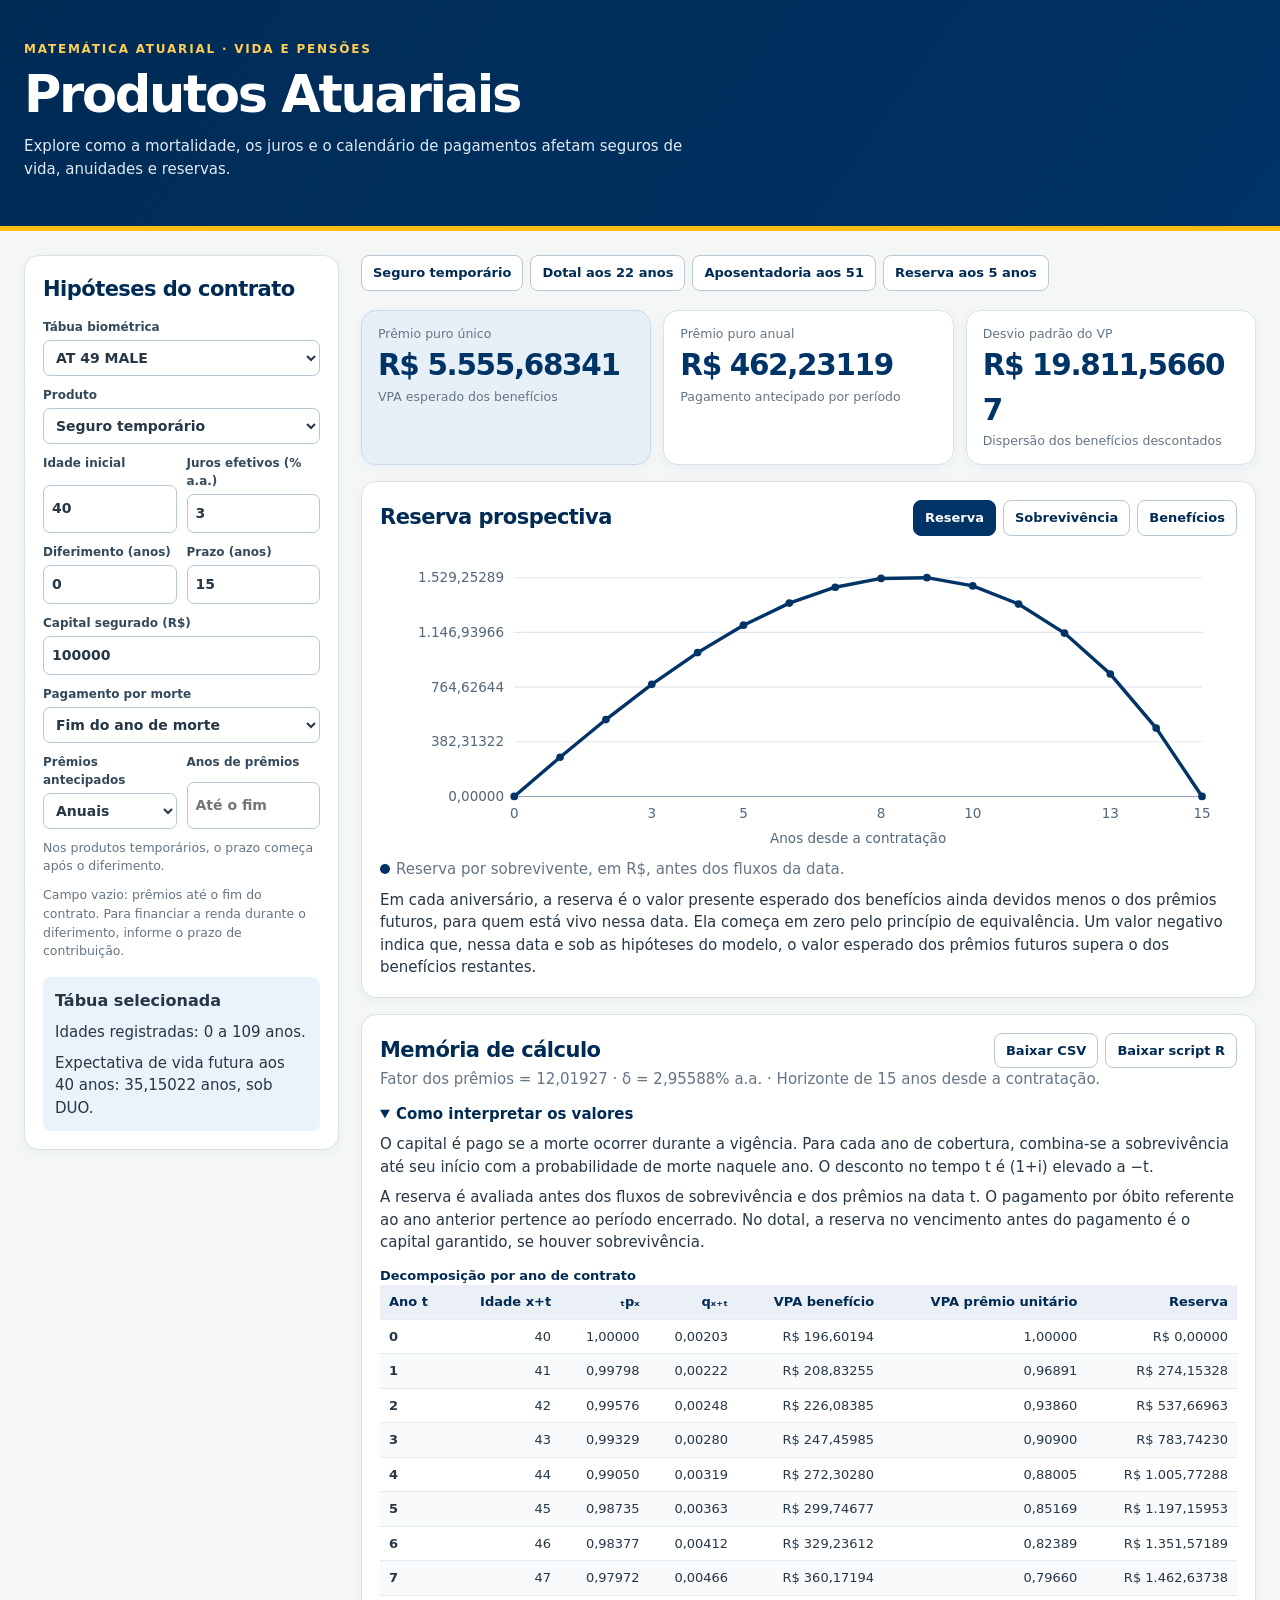
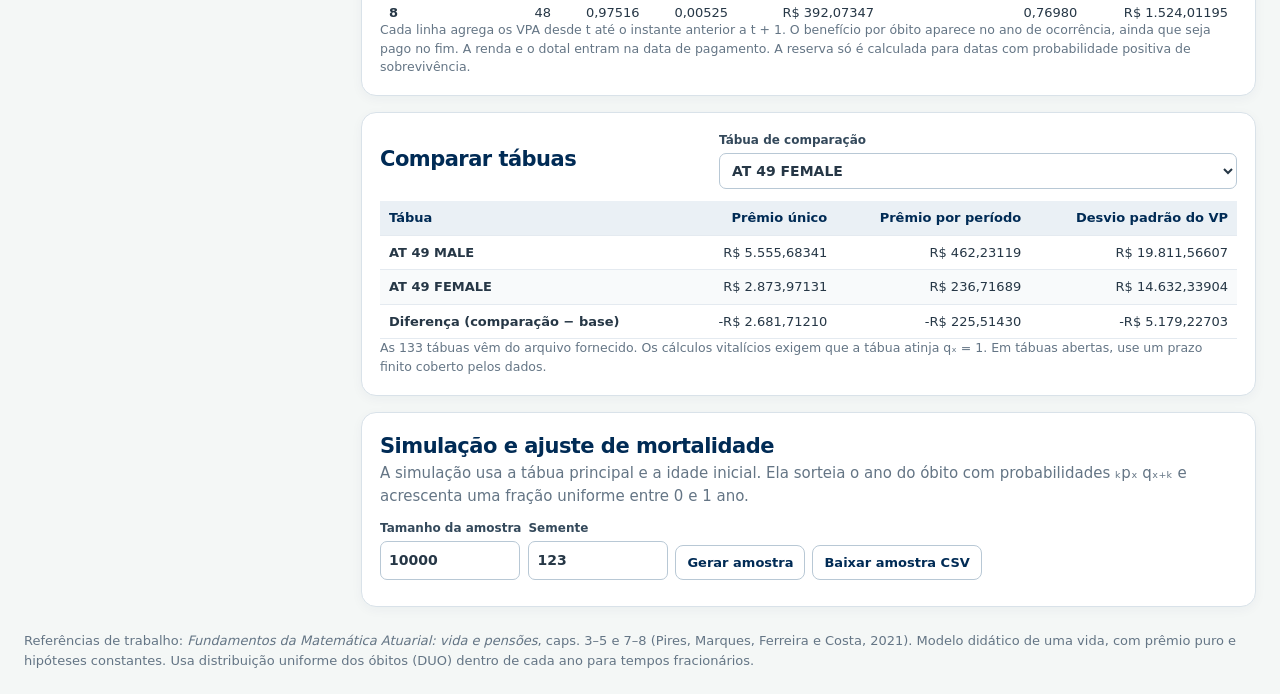
<file: interfaces/lab-produtos-atuariais-vida/index.html>
<!doctype html>
<html lang="pt-BR"><head><meta charset="utf-8"><meta name="viewport" content="width=device-width, initial-scale=1">
<title>Laboratório de Matemática Atuarial</title>
<style>
/* ======================================================================
   IDENTIDADE VISUAL — PORTAL HALLEY
   Paleta institucional: azul, cinza-azulado e detalhes em amarelo-ouro
   ====================================================================== */
:root {
    --ink: #263746;
    --muted: #647585;
    --blue: #003366;
    --blue-dark: #002b55;
    --blue-deep: #002244;
    --blue-soft: #e8f0f7;
    --gold: #ffbc13;
    --paper: #f4f7f6;
    --line: #d9e2e9;
    --white: #ffffff;
}

* { box-sizing: border-box; }

body {
    margin: 0;
    background: var(--paper);
    color: var(--ink);
    font: 15px/1.5 'Roboto', system-ui, sans-serif;
}

header {
    background: linear-gradient(125deg, var(--blue-dark), var(--blue));
    color: var(--white);
    padding: 40px max(24px, calc((100vw - 1310px) / 2));
    border-bottom: 5px solid var(--gold);
}

header p {
    color: #e1eaf2;
    margin: 6px 0;
    max-width: 670px;
}

.eyebrow {
    color: #ffcf55;
    font-size: 12px;
    text-transform: uppercase;
    font-weight: 750;
    letter-spacing: .15em;
}

h1, h2, h3, p { margin: 0; }
h1 {
    font-size: clamp(29px, 4.1vw, 51px);
    letter-spacing: -.045em;
    line-height: 1.12;
    margin: 8px 0 12px;
}
h2 { font-size: 21px; letter-spacing: -.025em; color: var(--blue-dark); }
h3 { font-size: 16px; }

main {
    max-width: 1358px;
    padding: 24px;
    margin: auto;
    display: grid;
    grid-template-columns: 315px minmax(0, 1fr);
    gap: 22px;
    align-items: start;
}

.panel, .metric {
    background: var(--white);
    border: 1px solid var(--line);
    border-radius: 15px;
    box-shadow: 0 3px 12px rgba(0, 43, 85, .045);
}

.controls { padding: 18px; }
.controls h2 { margin-bottom: 12px; }
.fields, .pair { display: grid; gap: 10px; }
.pair { grid-template-columns: 1fr 1fr; }

label {
    display: grid;
    gap: 4px;
    font-size: 12px;
    font-weight: 700;
    min-width: 0;
    color: #34495b;
}

input, select, button { font: inherit; }
input, select {
    width: 100%;
    min-width: 0;
    padding: 8px;
    border: 1px solid #b8c8d5;
    border-radius: 7px;
    background: var(--white);
    color: var(--ink);
    font-size: 14px;
}
input:hover, select:hover { border-color: #7f9bb4; }
input:focus, select:focus {
    border-color: var(--blue);
    outline: 0;
    box-shadow: 0 0 0 3px rgba(0, 51, 102, .13);
}

button {
    cursor: pointer;
    border: 1px solid #b8c8d5;
    border-radius: 8px;
    padding: 7px 11px;
    background: var(--white);
    color: var(--blue-dark);
    font-weight: 650;
    font-size: 13px;
    transition: background .18s ease, border-color .18s ease, color .18s ease, transform .18s ease;
}
button:hover {
    background: var(--blue-soft);
    border-color: #8da9c0;
}
button:active { transform: translateY(1px); }
button[aria-pressed=true] {
    background: var(--blue);
    color: var(--white);
    border-color: var(--blue);
}
button[aria-pressed=true]:hover { background: var(--blue-dark); }
:focus-visible { outline: 3px solid var(--gold); outline-offset: 2px; }

.muted, small { color: var(--muted); }
small { display: block; }
.study { display: grid; gap: 16px; min-width: 0; }
.metrics { display: grid; grid-template-columns: repeat(3, minmax(0, 1fr)); gap: 12px; }
.metric { padding: 14px 16px; }
.metric strong {
    display: block;
    font-size: clamp(17px, 2.3vw, 30px);
    letter-spacing: -.045em;
    overflow-wrap: anywhere;
    color: var(--blue);
}
.metric:first-child { background: var(--blue-soft); border-color: #c9d9e7; }
.block { padding: 18px; }
.toolbar { display: flex; flex-wrap: wrap; align-items: center; gap: 7px; }
.split { display: flex; justify-content: space-between; gap: 10px; flex-wrap: wrap; align-items: center; }

.chart { width: 100%; height: auto; display: block; margin: 9px 0; }
.chart text { font: 12px system-ui; fill: #526779; }
.chart .grid { stroke: #e0e7ed; }
.chart .axis { stroke: #91a5b6; }
.chart .line { fill: none; stroke: var(--blue); stroke-width: 3; }
.chart .area { fill: #dce8f2; }
.chart .dot { fill: var(--blue); }

.table { overflow: auto; max-height: 355px; margin-top: 12px; }
table { width: 100%; border-collapse: collapse; font-size: 13px; text-align: right; white-space: nowrap; }
caption { text-align: left; font-weight: 650; color: var(--blue-dark); }
th, td { padding: 7px 9px; border-bottom: 1px solid #e4eaf0; }
thead th { background: #eaf0f5; color: var(--blue-dark); position: sticky; top: 0; }
tbody tr:nth-child(even) { background: #f8fafb; }
tbody tr:hover { background: #edf3f8; }
th:first-child, td:first-child { text-align: left; }

details { margin-top: 12px; }
summary { cursor: pointer; font-weight: 690; color: var(--blue-dark); }
details p { margin: 8px 0; }
.message {
    background: #fff7e5;
    border: 1px solid #f0d58e;
    color: #624a12;
    padding: 10px 12px;
    border-radius: 8px;
}
.examples { display: flex; gap: 7px; flex-wrap: wrap; margin: 0 0 3px; }
footer {
    max-width: 1358px;
    margin: auto;
    padding: 0 24px 24px;
    color: var(--muted);
    font-size: 13px;
}
.formula { font-family: Georgia, serif; font-size: 17px; color: var(--blue); }
.legend {
    display: inline-block;
    width: 10px;
    height: 10px;
    border-radius: 100%;
    background: var(--blue);
    margin-right: 6px;
}
[hidden] { display: none !important; }

@media (max-width: 850px) {
    main { grid-template-columns: 1fr; }
    .fields { grid-template-columns: repeat(2, minmax(0, 1fr)); }
}
@media (max-width: 540px) {
    main { padding: 12px; }
    .fields, .metrics { grid-template-columns: 1fr; }
    .block { padding: 12px; }
    .chart text { font-size: 17px; }
}
@media print {
    button { display: none; }
    body { background: white; }
    .panel, .metric { box-shadow: none; }
}
.panel.card-atuaria:hover { transform: none; }
.mortality-info {margin-top:16px;padding:12px;background:#eaf2fa;border-radius:8px}
.mortality-info p, #chartExplanation, #sampleStatus {margin-top:8px}
#sampleForm {margin-top:12px;align-items:end}
#sampleForm input {width:140px}
#sampleChart {margin-top:12px}
</style></head>
<body><header class="hero-section"><div class="eyebrow">Matemática atuarial · Vida e pensões</div><h1>Produtos Atuariais</h1><p>Explore como a mortalidade, os juros e o calendário de pagamentos afetam seguros de vida, anuidades e reservas.</p></header>
<main>
<aside class="panel card-atuaria controls">
<h2 class="section-title">Hipóteses do contrato</h2>
<form id="form" class="fields">
<label>Tábua biométrica<select id="table"></select></label>
<label>Produto<select id="product"><option value="term">Seguro temporário</option><option value="whole">Seguro vitalício</option><option value="pure">Dotal puro</option><option value="mixed">Dotal misto</option><option value="rent">Anuidade temporária</option><option value="life">Anuidade vitalícia</option></select></label>
<div class="pair"><label>Idade inicial<input id="age" type="number" min="0" max="125" step="1" value="40" required></label><label>Juros efetivos (% a.a.)<input id="rate" type="number" min="-25" max="100" step="any" value="3" required></label></div>
<div class="pair"><label id="waitField">Diferimento (anos)<input id="wait" type="number" min="0" max="130" step="1" value="0" required></label><label id="termField">Prazo (anos)<input id="term" type="number" min="1" max="130" step="1" value="15" required></label></div>
<label id="amountLabel"><span id="amountTitle">Capital segurado (R$)</span><input id="amount" type="number" min="0.01" max="1000000000000" step="any" value="100000" required></label>
<label id="deathField">Pagamento por morte<select id="death"><option value="year">Fim do ano de morte</option><option value="instant">Momento da morte</option></select></label>
<div class="pair" id="rentField"><label>Frequência da renda<select id="rentFreq"><option value="1">Anual</option><option value="12">Mensal</option></select></label><label>Momento da renda<select id="timing"><option value="due">Antecipada</option><option value="immediate">Postecipada</option></select></label></div>
<div class="pair"><label>Prêmios antecipados<select id="premiumFreq"><option value="1">Anuais</option><option value="12">Mensais</option></select></label><label>Anos de prêmios<input id="premiumYears" type="number" min="1" max="130" step="1" placeholder="Até o fim" aria-describedby="frequencyNote"></label></div>
<small>Nos produtos temporários, o prazo começa após o diferimento.</small>
<small id="frequencyNote">Campo vazio: prêmios até o fim do contrato. Para financiar a renda durante o diferimento, informe o prazo de contribuição.</small>
</form>
<div class="mortality-info" aria-live="polite"><h3>Tábua selecionada</h3><p id="tableLimits"></p><p id="lifeExpectancy"></p></div>
</aside>
<section class="study">
<div class="examples" aria-label="Experimentos de aula"><button type="button" data-case="term">Seguro temporário</button><button type="button" data-case="mixed">Dotal aos 22 anos</button><button type="button" data-case="life">Aposentadoria aos 51</button><button type="button" data-case="child">Reserva aos 5 anos</button></div>
<div class="message" id="error" role="alert" hidden></div>
<div id="outputs" class="study">
<div class="metrics" id="metrics" aria-live="polite"></div>
<section class="panel card-atuaria block">
<div class="split"><h2 class="section-title" id="chartTitle"></h2><nav class="toolbar" aria-label="Gráficos"><button data-view="reserve" aria-pressed="true">Reserva</button><button data-view="survival" aria-pressed="false">Sobrevivência</button><button data-view="benefit" aria-pressed="false">Benefícios</button></nav></div>
<svg class="chart" id="chart" viewBox="0 0 760 270" role="img" aria-labelledby="chartTitle chartNote"></svg>
<p class="muted"><span class="legend"></span><span id="chartNote"></span></p><p id="chartExplanation"></p>
</section>
<section class="panel card-atuaria block"><div class="split"><h2 class="section-title">Memória de cálculo</h2><div class="toolbar"><button class="btn-primary" id="csv">Baixar CSV</button><button class="btn-primary" id="r">Baixar script R</button></div></div>
<p id="summary" class="muted"></p>
<details open><summary>Como interpretar os valores</summary><p id="explanation"></p><p>A reserva é avaliada antes dos fluxos de sobrevivência e dos prêmios na data t. O pagamento por óbito referente ao ano anterior pertence ao período encerrado. No dotal, a reserva no vencimento antes do pagamento é o capital garantido, se houver sobrevivência.</p></details>
<div class="table"><table><caption>Decomposição por ano de contrato</caption><thead><tr><th>Ano t</th><th>Idade x+t</th><th>ₜpₓ</th><th>qₓ₊ₜ</th><th>VPA benefício</th><th>VPA prêmio unitário</th><th>Reserva</th></tr></thead><tbody id="rows"></tbody></table></div>
<small>Cada linha agrega os VPA desde t até o instante anterior a t + 1. O benefício por óbito aparece no ano de ocorrência, ainda que seja pago no fim. A renda e o dotal entram na data de pagamento. A reserva só é calculada para datas com probabilidade positiva de sobrevivência.</small>
</section>
<section class="panel card-atuaria block"><div class="split"><h2 class="section-title">Comparar tábuas</h2><label>Tábua de comparação<select id="compare"></select></label></div><div id="comparison"></div><small>As 133 tábuas vêm do arquivo fornecido. Os cálculos vitalícios exigem que a tábua atinja qₓ = 1. Em tábuas abertas, use um prazo finito coberto pelos dados.</small></section>
</div>
<section class="panel card-atuaria block" aria-labelledby="simulationTitle">
<h2 class="section-title" id="simulationTitle">Simulação e ajuste de mortalidade</h2>
<p class="muted">A simulação usa a tábua principal e a idade inicial. Ela sorteia o ano do óbito com probabilidades ₖpₓ qₓ₊ₖ e acrescenta uma fração uniforme entre 0 e 1 ano.</p>
<form id="sampleForm" class="toolbar">
<label>Tamanho da amostra<input id="sampleSize" type="number" min="10" max="50000" step="1" value="10000" required></label>
<label>Semente<input id="sampleSeed" type="number" min="0" max="4294967295" step="1" value="123" required></label>
<button class="btn-primary" type="submit">Gerar amostra</button>
<button type="button" id="exportSample" disabled>Baixar amostra CSV</button>
</form>
<p id="sampleStatus" role="status"></p>
<div id="sampleResults" hidden>
<div class="table"><table><caption>Ajustes ao tempo futuro de vida Tₓ</caption><thead><tr><th>Modelo</th><th>Parâmetros estimados</th><th>Log-verossimilhança</th><th>AIC</th><th>Distância KS</th></tr></thead><tbody id="fits"></tbody></table></div>
<p class="muted">O menor AIC indica melhor ajuste relativo entre os modelos avaliados na mesma amostra. A distância KS mede a maior diferença em relação à distribuição empírica. As curvas ajustadas podem atribuir probabilidade a idades além do limite da tábua.</p>
<svg class="chart" id="sampleChart" viewBox="0 0 760 290" role="img" aria-labelledby="sampleChartNote"></svg>
<p id="sampleChartNote" class="muted">Sobrevivência empírica da amostra e sobrevivência dos modelos ajustados, em função dos anos desde a idade inicial.</p>
</div>
</section>
</section></main>
<footer>Referências de trabalho: <em>Fundamentos da Matemática Atuarial: vida e pensões</em>, caps. 3–5 e 7–8 (Pires, Marques, Ferreira e Costa, 2021). Modelo didático de uma vida, com prêmio puro e hipóteses constantes. Usa distribuição uniforme dos óbitos (DUO) dentro de cada ano para tempos fracionários.</footer>
<script id="biometric" type="application/json">{"AMERICAN_EXPERIENCE":[0,[0.1547,0.06349,0.0355,0.02391,0.0177,0.0136,0.01137,0.00975,0.00863,0.0079,0.00749,0.00752,0.00754,0.00757,0.0076,0.00763,0.00766,0.00769,0.00773,0.00777,0.0078,0.00786,0.00791,0.00796,0.00801,0.00806,0.00813,0.0082,0.00826,0.00834,0.00843,0.00851,0.00861,0.00872,0.00883,0.00895,0.00909,0.00923,0.00941,0.00959,0.00979,0.01001,0.01025,0.01052,0.01083,0.01116,0.01156,0.012,0.01251,0.01311,0.01378,0.01454,0.01539,0.01633,0.0174,0.01857,0.01989,0.02134,0.02294,0.02472,0.02669,0.02888,0.03129,0.03394,0.03687,0.04013,0.04371,0.04765,0.052,0.05676,0.06199,0.06767,0.07373,0.08018,0.08703,0.09437,0.10231,0.11106,0.12083,0.13173,0.14447,0.1586,0.1743,0.19156,0.21136,0.23555,0.26568,0.30302,0.34669,0.39586,0.45455,0.53247,0.63426,0.73418,0.85714,1.0,1.0,1.0,1.0,1.0,1.0,1.0,1.0,1.0,1.0,1.0,1.0,1.0,1.0,1.0,1.0,1.0,1.0,1.0,1.0,1.0]],"AT2000_Basic_FEM":[0,[0.001615,0.00068,0.000353,0.000261,0.000209,0.000171,0.000141,0.000118,0.000118,0.000121,0.000126,0.000133,0.000142,0.000152,0.000164,0.000177,0.00019,0.000204,0.000219,0.000234,0.00025,0.000265,0.000281,0.000298,0.000314,0.000331,0.000347,0.000362,0.000376,0.000389,0.000402,0.000414,0.000425,0.000436,0.000449,0.000463,0.000481,0.000504,0.000532,0.000567,0.000609,0.000658,0.000715,0.000781,0.000855,0.000939,0.001035,0.001141,0.001261,0.001393,0.001538,0.001695,0.001864,0.002047,0.002244,0.002457,0.002689,0.002942,0.003218,0.003523,0.003863,0.004242,0.004668,0.005144,0.005671,0.00625,0.006878,0.007555,0.008287,0.009102,0.010034,0.011117,0.012386,0.013871,0.015592,0.017564,0.019805,0.022328,0.025158,0.028341,0.031933,0.035985,0.040552,0.04569,0.051456,0.057913,0.065119,0.073136,0.081991,0.091577,0.101758,0.112395,0.123349,0.134486,0.145689,0.156846,0.167841,0.178563,0.189604,0.201557,0.215013,0.230565,0.248805,0.270326,0.295719,0.325576,0.360491,0.401054,0.44786,0.501498,0.562563,0.631645,0.709338,0.796233,0.892923,1.0]],"AT2000_Basic_MAS":[0,[0.00208,0.000815,0.000454,0.000367,0.000321,0.000291,0.00027,0.000257,0.000294,0.000325,0.00035,0.000371,0.000388,0.000402,0.000414,0.000425,0.000437,0.000449,0.000463,0.00048,0.000499,0.000519,0.000542,0.000566,0.000592,0.000616,0.000639,0.000659,0.000675,0.000687,0.000694,0.000699,0.0007,0.000701,0.000702,0.000704,0.000719,0.000749,0.000796,0.000864,0.000953,0.001065,0.001201,0.001362,0.001547,0.001752,0.001974,0.002211,0.00246,0.002721,0.002994,0.003279,0.003576,0.003884,0.004203,0.004534,0.004876,0.005228,0.005593,0.005988,0.006428,0.006933,0.00752,0.008207,0.009008,0.00994,0.011016,0.012251,0.013657,0.015233,0.016979,0.018891,0.020967,0.023209,0.025644,0.028304,0.03122,0.034425,0.037948,0.041812,0.046037,0.050643,0.055651,0.06108,0.066948,0.073275,0.080076,0.08737,0.095169,0.103455,0.112208,0.121402,0.131017,0.14103,0.151422,0.162179,0.173279,0.184706,0.196946,0.210484,0.225806,0.243398,0.263745,0.287334,0.314649,0.346177,0.382403,0.423813,0.470893,0.524128,0.584004,0.651007,0.725622,0.808336,0.899633,1.0]],"AT_2000_FEMALE":[0,[0.001794,0.000755,0.000392,0.00029,0.000232,0.000189,0.000156,0.000131,0.000131,0.000134,0.00014,0.000148,0.000158,0.00017,0.000183,0.000197,0.000212,0.000228,0.000244,0.00026,0.000277,0.000294,0.000312,0.00033,0.000349,0.000367,0.000385,0.000403,0.000419,0.000435,0.00045,0.000463,0.000476,0.000488,0.0005,0.000515,0.000534,0.000558,0.00059,0.00063,0.000677,0.000732,0.000796,0.000868,0.00095,0.001043,0.001148,0.001267,0.0014,0.001548,0.00171,0.001888,0.002079,0.002286,0.002507,0.002746,0.003003,0.00328,0.003578,0.003907,0.004277,0.004699,0.005181,0.005732,0.006347,0.007017,0.007734,0.008491,0.009288,0.010163,0.011165,0.012339,0.013734,0.015391,0.017326,0.019551,0.022075,0.02491,0.028074,0.031612,0.03558,0.04003,0.045017,0.0506,0.056865,0.063907,0.071815,0.080682,0.090557,0.101307,0.112759,0.124733,0.137054,0.149552,0.162079,0.174492,0.186647,0.198403,0.210337,0.223027,0.237051,0.252985,0.271406,0.292893,0.318023,0.347373,0.38152,0.421042,0.466516,0.51852,0.577631,0.644427,0.719484,0.80338,0.896693,1.0]],"AT_2000_MALE":[0,[0.002311,0.000906,0.000504,0.000408,0.000357,0.000324,0.000301,0.000286,0.000328,0.000362,0.00039,0.000413,0.000431,0.000446,0.000458,0.00047,0.000481,0.000495,0.00051,0.000528,0.000549,0.000573,0.000599,0.000627,0.000657,0.000686,0.000714,0.000738,0.000758,0.000774,0.000784,0.000789,0.000789,0.00079,0.000791,0.000792,0.000794,0.000823,0.000872,0.000945,0.001043,0.001168,0.001322,0.001505,0.001715,0.001948,0.002198,0.002463,0.00274,0.003028,0.00333,0.003647,0.00398,0.004331,0.004698,0.005077,0.005465,0.005861,0.006265,0.006694,0.00717,0.007714,0.008348,0.009093,0.009968,0.010993,0.012188,0.013572,0.01516,0.016946,0.01892,0.021071,0.023388,0.025871,0.028552,0.031477,0.034686,0.038225,0.042132,0.046427,0.051128,0.05625,0.061809,0.067826,0.074322,0.081326,0.088863,0.096958,0.105631,0.114858,0.124612,0.134861,0.145575,0.156727,0.16829,0.180245,0.192565,0.205229,0.218683,0.233371,0.249741,0.268237,0.289305,0.313391,0.34094,0.372398,0.40821,0.448823,0.494681,0.546231,0.603917,0.668186,0.739483,0.818254,0.904945,1.0]],"AT_49_FEMALE":[0,[0.00321,0.00136,0.000703,0.000521,0.000419,0.000339,0.000278,0.000234,0.000207,0.000193,0.000191,0.000208,0.000225,0.000242,0.00026,0.000278,0.000296,0.000315,0.000334,0.000354,0.000376,0.000398,0.000421,0.000446,0.000473,0.000501,0.000531,0.000563,0.000598,0.000636,0.000677,0.000721,0.00077,0.000822,0.000879,0.000942,0.00101,0.001085,0.001167,0.001256,0.001355,0.001464,0.001583,0.001715,0.001859,0.002019,0.002196,0.002391,0.002606,0.002845,0.003109,0.003361,0.003642,0.003957,0.00431,0.004705,0.005146,0.00564,0.006193,0.006812,0.007504,0.008278,0.009144,0.010112,0.011195,0.012406,0.013759,0.015272,0.016963,0.018853,0.020964,0.023321,0.025954,0.028892,0.032171,0.035829,0.039907,0.044451,0.049513,0.055147,0.061415,0.068383,0.076121,0.084707,0.094224,0.10476,0.116409,0.12927,0.143445,0.15904,0.176161,0.194913,0.215399,0.237714,0.261943,0.288153,0.316391,0.346674,0.378986,0.413266,0.4494,0.487216,0.526477,0.566872,0.608017,0.649459,0.690674,0.731092,0.770105,1.0]],"AT_49_MALE":[0,[0.00404,0.00158,0.000887,0.000715,0.000627,0.000566,0.000526,0.0005,0.000487,0.000482,0.000483,0.000492,0.000502,0.000512,0.000524,0.000537,0.000551,0.000567,0.000584,0.000603,0.000624,0.000648,0.000674,0.000702,0.000733,0.000768,0.000806,0.000849,0.000896,0.000947,0.001004,0.001067,0.001136,0.001213,0.001297,0.001391,0.001494,0.001607,0.001733,0.001872,0.002025,0.00222,0.002481,0.002804,0.003187,0.003625,0.004116,0.004657,0.005246,0.00588,0.006557,0.007277,0.008038,0.00884,0.009682,0.010565,0.011491,0.01246,0.013476,0.014542,0.015662,0.016869,0.018199,0.019666,0.021283,0.023066,0.02503,0.027193,0.029577,0.032202,0.035092,0.038272,0.041771,0.04562,0.049852,0.054501,0.059609,0.065216,0.071368,0.078113,0.085503,0.093593,0.102443,0.112113,0.122669,0.134178,0.146709,0.160333,0.175124,0.191151,0.208485,0.227192,0.247332,0.26896,0.292118,0.316834,0.343122,0.370973,0.400352,0.431199,0.463415,0.49687,0.531389,0.566757,0.602714,0.638956,0.675143,0.710898,0.745822,1.0]],"AT_50":[0,[0.000483,0.000492,0.000502,0.000512,0.000524,0.000537,0.000551,0.000567,0.000584,0.000603,0.000624,0.000648,0.000674,0.000702,0.000733,0.000768,0.000806,0.000849,0.000896,0.000947,0.001004,0.001067,0.001136,0.001213,0.001297,0.001391,0.001494,0.001607,0.001733,0.001872,0.002025,0.00222,0.002481,0.002804,0.003187,0.003625,0.004116,0.004657,0.005246,0.00588,0.006557,0.007277,0.008038,0.00884,0.009682,0.010565,0.011491,0.01246,0.013476,0.014542,0.015662,0.016919,0.018348,0.019986,0.021868,0.024012,0.026412,0.029045,0.031867,0.034836,0.037916,0.041101,0.04442,0.047987,0.051822,0.055946,0.060381,0.06514,0.070253,0.075741,0.081627,0.087937,0.0947,0.101944,0.109694,0.117987,0.126843,0.136307,0.146397,0.157153,0.168604,0.180783,0.193724,0.207446,0.221962,0.237316,0.253487,0.271569,0.293138,0.318434,0.347873,0.382434,0.42281,0.52404,0.591116,0.670358,0.775525,0.833333,1.0]],"AT_55":[0,[0.00037,0.00038,0.00039,0.0004,0.00041,0.00042,0.00043,0.000441,0.000452,0.000463,0.000475,0.000488,0.000502,0.000517,0.000534,0.000553,0.000574,0.000597,0.000622,0.000649,0.000679,0.000712,0.000749,0.000791,0.000839,0.000893,0.000953,0.00102,0.001095,0.001179,0.001273,0.001378,0.001495,0.001624,0.001767,0.001925,0.002099,0.00229,0.002499,0.002727,0.002975,0.003244,0.003535,0.003849,0.004187,0.00455,0.004943,0.005378,0.005868,0.006428,0.007073,0.007818,0.008678,0.009666,0.010782,0.012027,0.013401,0.014901,0.016526,0.018286,0.020192,0.022256,0.024491,0.026911,0.029531,0.032367,0.035436,0.038756,0.042346,0.046226,0.050417,0.054941,0.059821,0.065081,0.070747,0.076847,0.083411,0.090471,0.098061,0.106217,0.114977,0.12438,0.134466,0.145274,0.156841,0.169202,0.182389,0.196431,0.211355,0.227186,0.243947,0.261659,0.280342,0.300015,0.320696,0.342402,0.36515,0.388956,0.439806,0.466881,0.495076,0.524406,0.554886,0.587554,0.624586,0.670361,0.733619,0.831839,1.0]],"AT_71":[0,[0.00046,0.00042,0.0004,0.00039,0.00039,0.00039,0.0004,0.00041,0.00041,0.00042,0.00043,0.00044,0.00046,0.00047,0.00049,0.0005,0.00052,0.00054,0.00057,0.00059,0.00062,0.00065,0.00068,0.00072,0.00076,0.00081,0.00086,0.00092,0.00098,0.00105,0.00112,0.0012,0.0013,0.0014,0.00151,0.00163,0.00179,0.002,0.00226,0.00257,0.00292,0.00332,0.00375,0.00423,0.00474,0.00529,0.00588,0.00646,0.00709,0.00774,0.00842,0.00912,0.00985,0.01061,0.01141,0.01225,0.01313,0.01407,0.01508,0.01619,0.01741,0.01877,0.02029,0.02199,0.02389,0.026,0.02834,0.03093,0.0338,0.03698,0.04049,0.04439,0.04872,0.0535,0.05879,0.0646,0.0709,0.07767,0.08494,0.09287,0.10169,0.11165,0.12305,0.13612,0.15107,0.16804,0.18715,0.20846,0.23189,0.25715,0.28384,0.31157,0.34021,0.36977,0.40019,0.43141,0.46331,0.49576,0.56169,0.59488,0.62802,0.66095,0.6935,0.72552]],"AT_83_Basic_FEMALE":[0,[0.00019,0.000156,0.000131,0.000116,0.000108,0.000107,0.000116,0.000126,0.000135,0.000146,0.000156,0.000166,0.000177,0.000187,0.000199,0.00021,0.000223,0.000236,0.00025,0.000265,0.000281,0.000298,0.000315,0.000335,0.000356,0.00038,0.000404,0.000431,0.00046,0.000492,0.000529,0.000558,0.000595,0.000637,0.000686,0.000739,0.000796,0.000861,0.000935,0.001021,0.001122,0.001241,0.001374,0.001518,0.001672,0.00183,0.001992,0.002165,0.002355,0.002572,0.002823,0.003114,0.003448,0.003825,0.004246,0.004712,0.005225,0.005789,0.00641,0.007095,0.007849,0.008686,0.009646,0.01078,0.012135,0.013761,0.015698,0.017955,0.020534,0.023435,0.026658,0.030205,0.03408,0.038288,0.042832,0.047717,0.05295,0.058546,0.064523,0.070897,0.077687,0.085078,0.093189,0.10215,0.112616,0.124167,0.136751,0.1507,0.166197,0.183448,0.202688,0.224174,0.246715,0.270999,0.297983,0.327986,0.361361,0.398774,0.439825,0.487067,0.542018,0.60654,0.682566,0.772094,0.877193,1.0]],"AT_83_FEMALE":[0,[0.001835,0.000778,0.000402,0.000298,0.00024,0.000194,0.00016,0.000134,0.000134,0.000136,0.000141,0.000147,0.000155,0.000165,0.000175,0.000188,0.000201,0.000214,0.000229,0.000244,0.00026,0.000276,0.000293,0.000311,0.00033,0.000349,0.000368,0.000387,0.000405,0.000423,0.000441,0.00046,0.000479,0.000499,0.000521,0.000545,0.000574,0.000607,0.000646,0.000691,0.000742,0.000801,0.000867,0.000942,0.001026,0.001122,0.001231,0.001356,0.001499,0.001657,0.00183,0.002016,0.002215,0.002426,0.00265,0.002891,0.003151,0.003432,0.003739,0.004081,0.004467,0.004908,0.005413,0.00599,0.006633,0.007336,0.00809,0.008888,0.009731,0.010653,0.011697,0.012905,0.014319,0.01598,0.017909,0.020127,0.022654,0.025509,0.028717,0.032328,0.036395,0.040975,0.046121,0.051889,0.058336,0.065518,0.073493,0.082318,0.092017,0.102491,0.113605,0.125227,0.137222,0.149462,0.161834,0.174228,0.186535,0.198646,0.211102,0.224445,0.239215,0.255953,0.275201,0.2975,0.32339,0.353414,0.388111,0.428023,0.473692,0.525658,0.584462,0.650646,0.72475,0.807316,0.898885,1.0]],"AT_83_Basic_MALE":[0,[0.00038,0.000353,0.000336,0.000327,0.000324,0.000325,0.000331,0.000338,0.000344,0.000352,0.000361,0.00037,0.000381,0.000392,0.000405,0.000419,0.000435,0.000453,0.000471,0.000493,0.000515,0.000542,0.00057,0.000602,0.000636,0.000674,0.000717,0.000763,0.000815,0.000872,0.000955,0.001008,0.001073,0.001154,0.001253,0.001375,0.001522,0.001697,0.001905,0.002147,0.002426,0.002745,0.0031,0.003487,0.003903,0.004343,0.004804,0.005283,0.005778,0.006289,0.006812,0.007353,0.007932,0.008577,0.009315,0.010175,0.011182,0.01237,0.013768,0.015409,0.017324,0.019532,0.022004,0.024699,0.027574,0.030589,0.033727,0.037078,0.040756,0.044876,0.049552,0.054876,0.060842,0.06742,0.074583,0.0823,0.090538,0.099244,0.108361,0.11783,0.127595,0.137967,0.148744,0.160081,0.172066,0.184785,0.198016,0.211622,0.225563,0.242116,0.260096,0.27604,0.293282,0.312003,0.332393,0.35465,0.378984,0.405613,0.43678,0.474728,0.521701,0.579939,0.651687,0.739187,0.844683,1.0]],"AT_83_MALE":[0,[0.00269,0.001053,0.000591,0.000476,0.000417,0.000377,0.00035,0.000333,0.000352,0.000368,0.000382,0.000394,0.000405,0.000415,0.000425,0.000435,0.000446,0.000458,0.000472,0.000488,0.000505,0.000525,0.000546,0.00057,0.000596,0.000622,0.00065,0.000677,0.000704,0.000731,0.000759,0.000786,0.000814,0.000843,0.000876,0.000917,0.000968,0.001032,0.001114,0.001216,0.001341,0.001492,0.001673,0.001886,0.002129,0.002399,0.002693,0.003009,0.003343,0.003694,0.004057,0.004431,0.004812,0.005198,0.005591,0.005994,0.006409,0.006839,0.00729,0.007782,0.008338,0.008983,0.00974,0.01063,0.011664,0.012851,0.014199,0.015717,0.017414,0.019296,0.021371,0.023647,0.026131,0.028835,0.031794,0.035046,0.038631,0.042587,0.046951,0.051755,0.057026,0.062791,0.069081,0.075908,0.08323,0.090987,0.099122,0.107577,0.116316,0.125394,0.134887,0.144873,0.155429,0.166629,0.178537,0.191214,0.204721,0.21912,0.234735,0.251889,0.270906,0.292111,0.315826,0.342377,0.372086,0.405278,0.442277,0.483406,0.528989,0.579351,0.634814,0.695704,0.762343,0.835056,0.914167,1.0]],"BR_EMSmt_v_2010_f":[0,[0.00128,0.00046,0.00025,0.00016,0.00012,0.0001,9e-05,9e-05,9e-05,0.00011,0.00014,0.00018,0.00022,0.00026,0.0003,0.00033,0.00035,0.00037,0.00037,0.00037,0.00037,0.00036,0.00036,0.00035,0.00035,0.00035,0.00036,0.00037,0.00039,0.00041,0.00044,0.00047,0.0005,0.00054,0.00057,0.00062,0.00066,0.00071,0.00076,0.00082,0.00088,0.00095,0.00103,0.00111,0.0012,0.0013,0.0014,0.00152,0.00164,0.00178,0.00193,0.00209,0.00228,0.00248,0.0027,0.00294,0.00321,0.00351,0.00384,0.0042,0.00459,0.00501,0.00548,0.00599,0.00654,0.00714,0.00778,0.0085,0.00927,0.01009,0.011,0.01202,0.01312,0.0143,0.01558,0.01699,0.01856,0.0203,0.02221,0.02431,0.02674,0.02962,0.03307,0.03711,0.04185,0.04749,0.05413,0.0617,0.0704,0.08096,0.0931,0.10647,0.1211,0.13857,0.15795,0.17998,0.20594,0.23015,0.25194,0.27912,0.31072,0.34118,0.37357,0.40904,0.44788,0.49042,0.537,0.58801,0.64387,0.70505,0.77204,0.8454,0.92575,1.0]],"BR_EMSmt_v_2010_m":[0,[0.00274,0.00095,0.00048,0.0003,0.00022,0.00018,0.00016,0.00015,0.00015,0.00016,0.00018,0.00021,0.00026,0.00033,0.00042,0.00053,0.00065,0.00078,0.0009,0.00101,0.0011,0.00117,0.00122,0.00125,0.00127,0.00127,0.00127,0.00126,0.00126,0.00125,0.00126,0.00127,0.00129,0.00135,0.00142,0.00149,0.00157,0.00166,0.00176,0.00186,0.00198,0.00211,0.00225,0.0024,0.00256,0.00275,0.00295,0.00317,0.00341,0.00367,0.00396,0.00427,0.00462,0.00499,0.00541,0.00586,0.00635,0.0069,0.00749,0.00814,0.00886,0.00964,0.01049,0.01143,0.01246,0.01358,0.01481,0.01616,0.01763,0.01925,0.02102,0.02295,0.02508,0.0274,0.02994,0.03273,0.03578,0.03912,0.04278,0.04679,0.05118,0.05598,0.06125,0.06701,0.07332,0.08024,0.08781,0.09609,0.10517,0.11511,0.126,0.13792,0.15098,0.16528,0.18093,0.19808,0.21686,0.23742,0.25994,0.2846,0.31161,0.34118,0.37357,0.40904,0.44788,0.49042,0.537,0.58801,0.64387,0.70505,0.77204,0.8454,0.92575,1.0]],"BR_EMSsb_v_2010_f":[0,[0.00038,0.00038,0.0002,0.00013,0.0001,8e-05,7e-05,7e-05,8e-05,9e-05,0.00012,0.00015,0.00018,0.00022,0.00025,0.00027,0.00029,0.0003,0.00031,0.0003,0.0003,0.0003,0.00029,0.00029,0.00029,0.00029,0.00029,0.0003,0.00032,0.00033,0.00035,0.00037,0.0004,0.00042,0.00045,0.00047,0.00051,0.00054,0.00058,0.00062,0.00066,0.00071,0.00077,0.00083,0.00089,0.00096,0.00104,0.00112,0.00121,0.00131,0.00142,0.00155,0.00169,0.00185,0.00203,0.00223,0.00245,0.00271,0.00299,0.0033,0.00365,0.00403,0.00445,0.00491,0.00541,0.00593,0.00648,0.0071,0.00775,0.00843,0.00919,0.01006,0.01102,0.01204,0.01313,0.01433,0.01566,0.01714,0.01876,0.02055,0.02264,0.02516,0.02817,0.03176,0.03577,0.04042,0.04582,0.05219,0.05928,0.06734,0.07651,0.08727,0.09906,0.11227,0.128,0.14641,0.16835,0.18672,0.20477,0.22457,0.24628,0.2701,0.29622,0.32488,0.35632,0.3908,0.42862,0.47011,0.51562,0.56553,0.62029,0.68035,0.74623,0.81849,0.89776,0.98471,1.0]],"BR_EMSsb_v_2010_m":[0,[0.002,0.00069,0.00035,0.00022,0.00016,0.00013,0.00012,0.00011,0.00011,0.00012,0.00013,0.00015,0.00019,0.00024,0.00031,0.00039,0.00048,0.00057,0.00066,0.00074,0.0008,0.00085,0.00089,0.00092,0.00093,0.00093,0.00093,0.00092,0.00092,0.00091,0.00092,0.00093,0.00094,0.00099,0.00103,0.00109,0.00115,0.00121,0.00128,0.00136,0.00144,0.00153,0.00164,0.00175,0.00187,0.002,0.00215,0.00231,0.00249,0.00268,0.0029,0.00313,0.00339,0.00367,0.00398,0.00431,0.00468,0.00509,0.00554,0.00603,0.00656,0.00715,0.0078,0.00851,0.00929,0.01014,0.01107,0.0121,0.01323,0.01446,0.01581,0.0173,0.01893,0.02072,0.02268,0.02483,0.02719,0.02977,0.03261,0.03573,0.03914,0.04289,0.047,0.0515,0.05645,0.06187,0.06782,0.07434,0.0815,0.08935,0.09796,0.10741,0.11777,0.12913,0.1416,0.15527,0.17027,0.18672,0.20477,0.22457,0.24628,0.2701,0.29622,0.32488,0.35632,0.3908,0.42862,0.47011,0.51562,0.56553,0.62029,0.68035,0.74623,0.81849,0.89776,0.98471,1.0]],"CSG_60":[0,[0.00832,0.00207,0.00179,0.00172,0.00165,0.00159,0.00153,0.00148,0.00145,0.00142,0.00142,0.00145,0.00148,0.00155,0.00163,0.00172,0.00181,0.0019,0.00199,0.00203,0.00209,0.00214,0.00218,0.00221,0.00224,0.00226,0.00228,0.0023,0.00233,0.00236,0.0024,0.00245,0.00251,0.0026,0.00271,0.00285,0.00302,0.00321,0.00345,0.00372,0.00402,0.00437,0.00475,0.00518,0.00564,0.00615,0.0067,0.00731,0.00798,0.00872,0.00952,0.0104,0.01137,0.01244,0.01361,0.01488,0.01624,0.0177,0.01924,0.02087,0.02262,0.02451,0.0266,0.02886,0.03131,0.034,0.037,0.04032,0.04401,0.04803,0.05233,0.05686,0.06158,0.06642,0.07153,0.07704,0.08314,0.08998,0.09771,0.10625,0.11548,0.12532,0.13563,0.14635,0.15751,0.1692,0.18146,0.19439,0.20816,0.22308,0.23955,0.25806,0.27923,0.30376,0.33249,0.3688,0.42059,0.51284,0.70156,1.0]],"CSO_1941":[0,[0.02258,0.00577,0.00414,0.00338,0.00299,0.00276,0.00261,0.00247,0.00231,0.00212,0.00197,0.00191,0.00192,0.00198,0.00207,0.00215,0.00219,0.00225,0.0023,0.00237,0.00243,0.00251,0.00259,0.00268,0.00277,0.00288,0.00299,0.00311,0.00325,0.0034,0.00356,0.00373,0.00392,0.00412,0.00435,0.00459,0.00486,0.00515,0.00546,0.00581,0.00618,0.00659,0.00703,0.00751,0.00804,0.00861,0.00923,0.00991,0.01064,0.01145,0.01232,0.01327,0.0143,0.01543,0.01665,0.01798,0.01943,0.021,0.02271,0.02457,0.02659,0.02878,0.03118,0.03376,0.03658,0.03964,0.04296,0.04656,0.05046,0.0547,0.0593,0.06427,0.06966,0.0755,0.08181,0.08864,0.09602,0.10399,0.11259,0.12186,0.13185,0.1426,0.15416,0.16657,0.17988,0.19413,0.20937,0.22563,0.243,0.26144,0.28099,0.30173,0.32364,0.34666,0.371,0.39621,0.44719,0.54826,0.72467,1.0]],"CSO_1958":[0,[0.00708,0.00176,0.00152,0.00146,0.0014,0.00135,0.0013,0.00126,0.00123,0.00121,0.00121,0.00123,0.00126,0.00132,0.00139,0.00146,0.00154,0.00162,0.00169,0.00174,0.00179,0.00183,0.00186,0.00189,0.00191,0.00193,0.00196,0.00199,0.00203,0.00208,0.00213,0.00219,0.00225,0.00232,0.0024,0.00251,0.00264,0.0028,0.00301,0.00325,0.00353,0.00384,0.00417,0.00453,0.00492,0.00535,0.00583,0.00636,0.00695,0.0076,0.00832,0.00911,0.00996,0.01089,0.0119,0.013,0.01421,0.01554,0.017,0.01859,0.02034,0.02224,0.02431,0.02657,0.02904,0.03175,0.03474,0.03804,0.04168,0.04561,0.04979,0.05415,0.05865,0.06326,0.06812,0.07337,0.07918,0.0857,0.09306,0.10119,0.10998,0.11935,0.12917,0.13938,0.15001,0.16114,0.17282,0.18513,0.19825,0.21246,0.22814,0.24577,0.26593,0.2893,0.31666,0.35124,0.40056,0.48842,0.66815,1.0]],"CSO58_FEM_AGE_LAST":[0,[0.0039421,0.0015401,0.0013801,0.00132,0.001265,0.001215,0.00117,0.001135,0.0011151,0.0011099,0.001115,0.0011301,0.0011549,0.00119,0.001235,0.00129,0.001355,0.001425,0.0015,0.00158,0.0016549,0.001715,0.0017649,0.00181,0.0018449,0.0018749,0.0019,0.0019199,0.001945,0.001975,0.0020099,0.0020549,0.0021049,0.00216,0.0022199,0.002285,0.00236,0.0024549,0.002575,0.0027199,0.0029049,0.0031297,0.0033898,0.0036848,0.0040048,0.0043496,0.0047245,0.0051345,0.0055894,0.0060941,0.0066541,0.0072739,0.0079586,0.0087133,0.009533,0.0104227,0.0113922,0.0124467,0.013601,0.0148703,0.0162642,0.0177882,0.0194568,0.0212802,0.0232634,0.025426,0.0277884,0.0303751,0.0332207,0.0363609,0.0398247,0.0436032,0.0476512,0.0519144,0.0563373,0.0608855,0.0656105,0.0706525,0.0761643,0.0823059,0.0892151,0.0969267,0.1053509,0.1143924,0.1239481,0.1339226,0.1442973,0.1551241,0.1664679,0.1783921,0.1910205,0.2045732,0.2193681,0.2358223,0.2544375,0.2758218,0.3006685,0.3306957,0.3706446,0.4334881,0.5492489,0.7507962,1.0]],"CSO58_FEM_AGE_NEAREST":[0,[0.0062,0.00167,0.00141,0.00135,0.00129,0.00124,0.00119,0.00115,0.00112,0.00111,0.00111,0.00112,0.00114,0.00117,0.00121,0.00126,0.00132,0.00139,0.00146,0.00154,0.00162,0.00169,0.00174,0.00179,0.00183,0.00186,0.00189,0.00191,0.00193,0.00196,0.00199,0.00203,0.00208,0.00213,0.00219,0.00225,0.00232,0.0024,0.00251,0.00264,0.0028,0.00301,0.00325,0.00353,0.00384,0.00417,0.00453,0.00492,0.00535,0.00583,0.00636,0.00695,0.0076,0.00832,0.00911,0.00996,0.01089,0.0119,0.013,0.01421,0.01554,0.017,0.01859,0.02034,0.02224,0.02431,0.02657,0.02904,0.03175,0.03474,0.03804,0.04168,0.04561,0.04979,0.05415,0.05865,0.06326,0.06812,0.07337,0.07918,0.0857,0.09306,0.10119,0.10998,0.11935,0.12917,0.13938,0.15001,0.16114,0.17282,0.18513,0.19825,0.21246,0.22814,0.24577,0.26593,0.2893,0.31666,0.35124,0.40056,0.48842,0.66815,1.0]],"CSO58_MAS_AGE_LAST":[0,[0.0044295,0.00164,0.0014901,0.00143,0.0013749,0.001325,0.0012801,0.001245,0.0012199,0.00121,0.00122,0.001245,0.00129,0.001355,0.001425,0.0015,0.00158,0.0016549,0.001715,0.0017649,0.00181,0.0018449,0.0018749,0.0019,0.0019199,0.001945,0.001975,0.0020099,0.0020549,0.0021049,0.00216,0.0022199,0.002285,0.00236,0.0024549,0.002575,0.0027199,0.0029049,0.0031297,0.0033898,0.0036848,0.0040048,0.0043496,0.0047245,0.0051345,0.0055894,0.0060941,0.0066541,0.0072739,0.0079586,0.0087133,0.009533,0.0104227,0.0113922,0.0124467,0.013601,0.0148703,0.0162642,0.0177882,0.0194568,0.0212802,0.0232634,0.025426,0.0277884,0.0303751,0.0332207,0.0363609,0.0398247,0.0436032,0.0476512,0.0519144,0.0563373,0.0608855,0.0656105,0.0706525,0.0761643,0.0823059,0.0892151,0.0969267,0.1053509,0.1143924,0.1239481,0.1339226,0.1442973,0.1551241,0.1664679,0.1783921,0.1910205,0.2045732,0.2193681,0.2358223,0.2544375,0.2758218,0.3006685,0.3306957,0.3706446,0.4334881,0.5492489,0.7507962,1.0]],"CSO58_MAS_AGE_NEAREST":[0,[0.00708,0.00176,0.00152,0.00146,0.0014,0.00135,0.0013,0.00126,0.00123,0.00121,0.00121,0.00123,0.00126,0.00132,0.00139,0.00146,0.00154,0.00162,0.00169,0.00174,0.00179,0.00183,0.00186,0.00189,0.00191,0.00193,0.00196,0.00199,0.00203,0.00208,0.00213,0.00219,0.00225,0.00232,0.0024,0.00251,0.00264,0.0028,0.00301,0.00325,0.00353,0.00384,0.00417,0.00453,0.00492,0.00535,0.00583,0.00636,0.00695,0.0076,0.00832,0.00911,0.00996,0.01089,0.0119,0.013,0.01421,0.01554,0.017,0.01859,0.02034,0.02224,0.02431,0.02657,0.02904,0.03175,0.03474,0.03804,0.04168,0.04561,0.04979,0.05415,0.05865,0.06326,0.06812,0.07337,0.07918,0.0857,0.09306,0.10119,0.10998,0.11935,0.12917,0.13938,0.15001,0.16114,0.17282,0.18513,0.19825,0.21246,0.22814,0.24577,0.26593,0.2893,0.31666,0.35124,0.40056,0.48842,0.66815,1.0]],"CSO58_FEMALE":[0,[0.00548,0.00094,0.00067,0.0006,0.00053,0.00047,0.00041,0.00036,0.00032,0.0003,0.00029,0.00029,0.0003,0.00032,0.00035,0.00039,0.00044,0.0005,0.00056,0.00063,0.0007,0.00076,0.0008,0.00084,0.00087,0.00089,0.00091,0.00092,0.00093,0.00095,0.00097,0.001,0.00104,0.00108,0.00113,0.00118,0.00124,0.00131,0.00141,0.00153,0.00168,0.00188,0.0021,0.00236,0.00265,0.00295,0.00328,0.00364,0.00403,0.00446,0.00494,0.00547,0.00606,0.00671,0.00742,0.00819,0.00903,0.00994,0.01093,0.01202,0.01322,0.01454,0.01598,0.01756,0.01926,0.0211,0.02309,0.02525,0.02761,0.03021,0.03308,0.03624,0.03966,0.0433,0.04709,0.051,0.05501,0.05923,0.0638,0.06885,0.07452,0.08092,0.08799,0.09564,0.10378,0.11232,0.1212,0.13045,0.14012,0.15027,0.16098,0.17239,0.18475,0.19838,0.21371,0.23124,0.25147,0.2749,0.30303,0.34336,0.40979,0.52262,0.70855,1.0]],"CSO58_MALE":[0,[0.00633,0.001,0.00075,0.00068,0.00061,0.00055,0.00049,0.00044,0.0004,0.00037,0.00036,0.00037,0.00039,0.00044,0.0005,0.00056,0.00063,0.0007,0.00076,0.0008,0.00084,0.00087,0.00089,0.00091,0.00092,0.00093,0.00095,0.00097,0.001,0.00104,0.00108,0.00113,0.00118,0.00124,0.00131,0.00141,0.00153,0.00168,0.00188,0.0021,0.00236,0.00265,0.00295,0.00328,0.00364,0.00403,0.00446,0.00494,0.00547,0.00606,0.00671,0.00742,0.00819,0.00903,0.00994,0.01093,0.01202,0.01322,0.01454,0.01598,0.01756,0.01926,0.0211,0.02309,0.02525,0.02761,0.03021,0.03308,0.03624,0.03966,0.0433,0.04709,0.051,0.05501,0.05923,0.0638,0.06885,0.07452,0.08092,0.08799,0.09564,0.10378,0.11232,0.1212,0.13045,0.14012,0.15027,0.16098,0.17239,0.18475,0.19838,0.21371,0.23124,0.25147,0.2749,0.30303,0.34336,0.40979,0.52262,0.70855,1.0]],"CSO80":[0,[0.00418,0.00107,0.00099,0.00098,0.00095,0.0009,0.00086,0.0008,0.00076,0.00074,0.00073,0.00077,0.00085,0.00099,0.00115,0.00133,0.00151,0.00167,0.00178,0.00186,0.0019,0.00191,0.00189,0.00186,0.00182,0.00177,0.00173,0.00171,0.0017,0.00171,0.00173,0.00178,0.00183,0.00191,0.002,0.00211,0.00224,0.0024,0.00258,0.00279,0.00302,0.00329,0.00356,0.00387,0.00419,0.00455,0.00492,0.00532,0.00574,0.00621,0.00671,0.0073,0.00796,0.00871,0.00956,0.01047,0.01146,0.01249,0.01359,0.01477,0.01608,0.01754,0.01919,0.02106,0.02314,0.02542,0.02785,0.03044,0.03319,0.03617,0.03951,0.0433,0.04765,0.05264,0.05819,0.06419,0.07053,0.07712,0.0839,0.09105,0.09884,0.10748,0.11725,0.12826,0.14025,0.15295,0.16609,0.17955,0.19327,0.20729,0.22177,0.23698,0.25345,0.27211,0.2959,0.32996,0.38455,0.4802,0.65798,1.0]],"EB7_75":[0,[0.000871,0.001006,0.00115,0.001268,0.001314,0.001325,0.001336,0.001347,0.001358,0.00136,0.001371,0.001382,0.001402,0.001413,0.001452,0.001472,0.00152,0.001568,0.001625,0.00171,0.001831,0.001962,0.00214,0.002336,0.002579,0.002859,0.003168,0.003515,0.00391,0.004333,0.004795,0.005304,0.005881,0.006459,0.007123,0.007835,0.008625,0.009483,0.010428,0.01146,0.01259,0.013808,0.015105,0.016492,0.017948,0.019485,0.021122,0.022878,0.024811,0.026912,0.029162,0.03162,0.034364,0.037395,0.040733,0.04437,0.048239,0.052275,0.056458,0.060731,0.06521,0.070004,0.075299,0.081234,0.087909,0.095268,0.103168,0.111553,0.120277,0.129281,0.138597,0.148276,0.158359,0.168937,0.180129,0.192208,0.205495,0.220333,0.237268,0.256875,0.279802,0.30884,0.35179,0.42848,0.56225,0.75284,0.75284,0.75284,0.75284,0.75284,0.75284,0.75284,0.75284,0.75284,0.75284,1.0]],"GAM_71_FEMALE":[0,[0.002219,0.00094,0.000486,0.00036,0.00029,0.000234,0.000193,0.000162,0.000143,0.000134,0.000132,0.000143,0.000155,0.000167,0.00018,0.000193,0.000205,0.000218,0.000231,0.000245,0.00026,0.000275,0.000292,0.000309,0.000327,0.000347,0.000368,0.00039,0.000414,0.00044,0.000469,0.000499,0.000533,0.000569,0.000608,0.000651,0.000698,0.00075,0.000807,0.000869,0.000938,0.001013,0.001094,0.001186,0.001286,0.001397,0.001519,0.001654,0.001802,0.001967,0.002151,0.002324,0.00252,0.002738,0.002982,0.003256,0.003574,0.003948,0.004388,0.004901,0.005489,0.006156,0.006898,0.007712,0.008608,0.009563,0.010565,0.011621,0.012877,0.014461,0.016477,0.019,0.021911,0.025112,0.028632,0.032385,0.036408,0.040769,0.045472,0.050616,0.056085,0.061853,0.067936,0.074351,0.081501,0.089179,0.097468,0.106452,0.116226,0.126893,0.138577,0.151192,0.165077,0.180401,0.197349,0.216129,0.23697,0.258059,0.280237,0.304679,0.33163,0.361361,0.394167,0.430366,0.471522,0.519196,0.57495,0.640345,0.716944,0.806309,1.0]],"GAM_71_MALE":[0,[0.003255,0.001274,0.000715,0.000576,0.000505,0.000456,0.000424,0.000403,0.000392,0.000389,0.00039,0.000397,0.000405,0.000413,0.000422,0.000433,0.000444,0.000457,0.000471,0.000486,0.000503,0.000522,0.000544,0.000566,0.000591,0.000619,0.00065,0.000684,0.000722,0.000763,0.000809,0.00086,0.000916,0.000978,0.001046,0.001122,0.001204,0.001295,0.001397,0.001509,0.001633,0.001789,0.002,0.00226,0.002569,0.002922,0.003318,0.003754,0.004228,0.00474,0.005285,0.005867,0.00648,0.007127,0.007806,0.008519,0.009262,0.010039,0.010889,0.011924,0.013119,0.01444,0.015863,0.017413,0.019185,0.02126,0.023643,0.026316,0.029188,0.032435,0.036106,0.040008,0.043827,0.047489,0.051221,0.055293,0.060068,0.065924,0.072595,0.079692,0.087431,0.095445,0.103691,0.112303,0.121116,0.130102,0.139315,0.148714,0.158486,0.168709,0.179452,0.190489,0.201681,0.212986,0.226535,0.241164,0.256204,0.27248,0.290163,0.309125,0.329825,0.352455,0.37722,0.406205,0.441497,0.485182,0.539343,0.606069,0.687444,0.785555,1.0]],"GAM_83_FEMALE":[0,[0.000171,0.00014,0.000118,0.000104,9.7e-05,9.6e-05,0.000104,0.000113,0.000122,0.000131,0.00014,0.000149,0.000159,0.000168,0.000179,0.000189,0.000201,0.000212,0.000225,0.000239,0.000253,0.000268,0.000284,0.000302,0.00032,0.000342,0.000364,0.000388,0.000414,0.000443,0.000476,0.000502,0.000536,0.000573,0.000617,0.000665,0.000716,0.000775,0.000842,0.000919,0.00101,0.001117,0.001237,0.001366,0.001505,0.001647,0.001793,0.001949,0.00212,0.002315,0.002541,0.002803,0.003103,0.003443,0.003821,0.004241,0.004703,0.00521,0.005769,0.006386,0.007064,0.007817,0.008681,0.009702,0.010922,0.012385,0.014128,0.01616,0.018481,0.021092,0.023992,0.027185,0.030672,0.034459,0.038549,0.042945,0.047655,0.052691,0.058071,0.063807,0.069918,0.07657,0.08387,0.091935,0.101354,0.11175,0.123076,0.13563,0.149577,0.165103,0.182419,0.201757,0.222044,0.243899,0.268185,0.295187,0.325225,0.358897,0.395843,0.43836,0.487816,0.545886,0.614309,0.694885,0.789474,1.0]],"GAM83_Basic_FEMALE":[0,[0.00019,0.000156,0.000131,0.000116,0.000108,0.000107,0.000116,0.000126,0.000135,0.000146,0.000156,0.000166,0.000177,0.000187,0.000199,0.00021,0.000223,0.000236,0.00025,0.000265,0.000281,0.000298,0.000315,0.000335,0.000356,0.00038,0.000404,0.000431,0.00046,0.000492,0.000529,0.000558,0.000595,0.000637,0.000686,0.000739,0.000796,0.000861,0.000935,0.001021,0.001122,0.001241,0.001374,0.001518,0.001672,0.00183,0.001992,0.002165,0.002355,0.002572,0.002823,0.003114,0.003448,0.003825,0.004246,0.004712,0.005225,0.005789,0.00641,0.007095,0.007849,0.008686,0.009646,0.01078,0.012135,0.013761,0.015698,0.017955,0.020534,0.023435,0.026658,0.030205,0.03408,0.038288,0.042832,0.047717,0.05295,0.058546,0.064523,0.070897,0.077687,0.085078,0.093189,0.10215,0.112616,0.124167,0.136751,0.1507,0.166197,0.183448,0.202688,0.224174,0.246715,0.270999,0.297983,0.327986,0.361361,0.398774,0.439825,0.487067,0.542018,0.60654,0.682566,0.772094,0.877193,1.0]],"GAM83_Basic_MASC":[0,[0.00038,0.000353,0.000336,0.000327,0.000324,0.000325,0.000331,0.000338,0.000344,0.000352,0.000361,0.00037,0.000381,0.000392,0.000405,0.000419,0.000435,0.000453,0.000471,0.000493,0.000515,0.000542,0.00057,0.000602,0.000636,0.000674,0.000717,0.000763,0.000815,0.000872,0.000955,0.001008,0.001073,0.001154,0.001253,0.001375,0.001522,0.001697,0.001905,0.002147,0.002426,0.002745,0.0031,0.003487,0.003903,0.004343,0.004804,0.005283,0.005778,0.006289,0.006812,0.007353,0.007932,0.008577,0.009315,0.010175,0.011182,0.01237,0.013768,0.015409,0.017324,0.019532,0.022004,0.024699,0.027574,0.030589,0.033727,0.037078,0.040756,0.044876,0.049552,0.054876,0.060842,0.06742,0.074583,0.0823,0.090538,0.099244,0.108361,0.11783,0.127595,0.137967,0.148744,0.160081,0.172066,0.184785,0.198016,0.211622,0.225563,0.242116,0.260096,0.27604,0.293282,0.312003,0.332393,0.35465,0.378984,0.405613,0.43678,0.474728,0.521701,0.579939,0.651687,0.739187,0.844683,1.0]],"GAM_83_MASC":[0,[0.000342,0.000318,0.000302,0.000294,0.000292,0.000293,0.000298,0.000304,0.00031,0.000317,0.000325,0.000333,0.000343,0.000353,0.000365,0.000377,0.000392,0.000408,0.000424,0.000444,0.000464,0.000488,0.000513,0.000542,0.000572,0.000607,0.000645,0.000687,0.000734,0.000785,0.00086,0.000907,0.000966,0.001039,0.001128,0.001238,0.00137,0.001527,0.001715,0.001932,0.002183,0.002471,0.00279,0.003138,0.003513,0.003909,0.004324,0.004755,0.0052,0.00566,0.006131,0.006618,0.007139,0.007719,0.008384,0.009158,0.010064,0.011133,0.012391,0.013868,0.015592,0.017579,0.019804,0.022229,0.024817,0.02753,0.030354,0.03337,0.03668,0.040388,0.044597,0.049388,0.054758,0.060678,0.067125,0.07407,0.081484,0.08932,0.097525,0.106047,0.114836,0.12417,0.13387,0.144073,0.154859,0.166307,0.178214,0.19046,0.203007,0.217904,0.234086,0.248436,0.263954,0.280803,0.299154,0.319185,0.341086,0.365052,0.393102,0.427255,0.469531,0.521945,0.586518,0.665268,0.760215,1.0]],"GAM_94_FEMALE":[0,[0.000531,0.000346,0.000258,0.000194,0.000175,0.000163,0.000153,0.000137,0.00013,0.000131,0.000138,0.000148,0.000164,0.000189,0.000216,0.000242,0.000262,0.000273,0.00028,0.000284,0.000286,0.000289,0.000292,0.000291,0.000291,0.000294,0.000302,0.000314,0.000331,0.000351,0.000373,0.000397,0.000422,0.000449,0.000478,0.000512,0.000551,0.000598,0.000652,0.000709,0.000768,0.000825,0.000877,0.000923,0.000973,0.001033,0.001112,0.001206,0.00131,0.001428,0.001568,0.001734,0.001907,0.002084,0.002294,0.002563,0.002919,0.003359,0.003863,0.004439,0.005093,0.005832,0.006677,0.007621,0.008636,0.009694,0.010764,0.011763,0.012709,0.01373,0.014953,0.016506,0.018344,0.020381,0.022686,0.025325,0.028366,0.031727,0.035362,0.039396,0.043952,0.049153,0.054857,0.060979,0.067738,0.075347,0.084023,0.09382,0.104594,0.116265,0.128751,0.141973,0.155931,0.170677,0.186213,0.202538,0.219655,0.237713,0.256712,0.276427,0.296629,0.317093,0.338505,0.361016,0.383597,0.405217,0.424846,0.444368,0.464469,0.482325,0.49511,0.5,0.5,0.5,0.5,0.5,0.5,0.5,0.5,1.0]],"GAM_94MALE":[0,[0.000592,0.0004,0.000332,0.000259,0.000237,0.000227,0.000217,0.000201,0.000194,0.000197,0.000208,0.000226,0.000255,0.000297,0.000345,0.000391,0.00043,0.00046,0.000484,0.000507,0.00053,0.000556,0.000589,0.000624,0.000661,0.000696,0.000727,0.000754,0.000779,0.000801,0.000821,0.000839,0.000848,0.000849,0.000851,0.000862,0.000891,0.000939,0.000999,0.001072,0.001156,0.001252,0.001352,0.001458,0.001578,0.001722,0.001899,0.002102,0.002326,0.002579,0.002872,0.003213,0.003584,0.003979,0.004425,0.004949,0.005581,0.0063,0.00709,0.007976,0.008986,0.010147,0.011471,0.01294,0.014535,0.016239,0.018034,0.019859,0.021729,0.02373,0.025951,0.028481,0.031201,0.034051,0.037211,0.040858,0.045171,0.050211,0.055861,0.062027,0.068615,0.075532,0.08251,0.089613,0.09724,0.105792,0.115671,0.12698,0.139452,0.152931,0.16726,0.182281,0.198392,0.2157,0.233606,0.25151,0.268815,0.285277,0.301298,0.317238,0.333461,0.35033,0.368542,0.387855,0.407224,0.425599,0.441935,0.457553,0.47315,0.486745,0.496356,0.5,0.5,0.5,0.5,0.5,0.5,0.5,0.5,1.0]],"GKF_95":[0,[0.000296,0.000332,0.000343,0.000339,0.00033,0.000326,0.000336,0.000361,0.000391,0.000421,0.000451,0.000482,0.000513,0.000545,0.000578,0.000613,0.000649,0.000688,0.000729,0.000773,0.000819,0.000869,0.000922,0.000976,0.00103,0.001085,0.001139,0.001191,0.001242,0.001294,0.001352,0.00142,0.001502,0.001602,0.001725,0.001874,0.002053,0.002265,0.002506,0.00277,0.003053,0.00335,0.003656,0.003965,0.004273,0.004575,0.004865,0.005138,0.005508,0.00609,0.006888,0.007906,0.009149,0.010623,0.012332,0.014281,0.016474,0.018916,0.021612,0.024568,0.027786,0.031273,0.035033,0.039071,0.043392,0.048,0.0529,0.058097,0.063596,0.069401,0.075517,0.08195,0.088703,0.095781,0.10319,0.110934,0.119017,0.127445,0.136223,0.145354,0.154845,0.164699,0.174921,0.185517,0.19649,0.207846,0.21959,0.231725,0.244258,0.257192,0.270533,0.284285,0.298454,0.313042,0.328057,0.343502,0.359382,0.375701,0.392465,0.409679,0.427347,0.445474,0.464064,0.483123,1.0]],"GKM_70":[0,[0.001195,0.00121,0.001225,0.00124,0.001255,0.00127,0.001285,0.0013,0.001315,0.00133,0.001345,0.00136,0.001375,0.00139,0.001405,0.001424,0.001473,0.001532,0.001603,0.001689,0.00179,0.001911,0.002052,0.002217,0.002407,0.002624,0.002871,0.00315,0.003464,0.003813,0.004202,0.004631,0.005103,0.00562,0.006185,0.006802,0.007472,0.00821,0.009022,0.009915,0.010896,0.011976,0.013163,0.014468,0.015902,0.017478,0.019209,0.021112,0.023201,0.025495,0.028013,0.030776,0.033807,0.037131,0.040775,0.044768,0.049141,0.053928,0.059164,0.06489,0.071146,0.077976,0.085427,0.093549,0.102392,0.112012,0.122464,0.133806,0.146099,0.159402,0.173775,0.189278,0.20597,0.223906,0.243139,0.263714,0.285674,0.309049,0.333863,0.360127,0.38784,0.416986,0.447535,0.479438,0.51263,0.547029,0.582533,0.619026,0.694427,0.733028,0.772005]],"GKM_80":[0,[0.001079,0.001091,0.001103,0.001116,0.001128,0.00114,0.001152,0.001164,0.001177,0.001189,0.001201,0.001213,0.001225,0.001238,0.00125,0.001262,0.001276,0.001299,0.00134,0.001398,0.001477,0.001577,0.0017,0.001847,0.002021,0.002222,0.002452,0.002712,0.003005,0.003331,0.003691,0.004089,0.004525,0.005,0.005516,0.006094,0.006706,0.007382,0.00813,0.008958,0.009872,0.010882,0.011998,0.013231,0.014591,0.016093,0.017749,0.019575,0.021587,0.023803,0.026242,0.028925,0.031873,0.035111,0.038662,0.042555,0.046817,0.051476,0.056565,0.062113,0.068153,0.074718,0.081839,0.089548,0.097876,0.10685,0.116496,0.126836,0.137888,0.149663,0.162167,0.175397,0.189343,0.203986,0.219296,0.235235,0.251753,0.268791,0.286281,0.304144,0.322298,0.340651,0.359109,0.377576,0.395955,0.41415,0.432072,0.449633,0.483372,0.499417,0.514842,0.529606,0.543677,0.557036,0.569668,0.581572,0.592752,0.603217,0.612985,0.622077,0.630517]],"GKM_95":[0,[0.001579,0.001595,0.001601,0.001595,0.001579,0.00155,0.001509,0.001464,0.001424,0.001388,0.001357,0.001333,0.001314,0.001302,0.001297,0.0013,0.00131,0.00133,0.001359,0.001397,0.001445,0.001505,0.001575,0.001659,0.001757,0.001869,0.001998,0.002145,0.00231,0.002497,0.002711,0.002955,0.003233,0.003548,0.003906,0.004309,0.004761,0.005266,0.005827,0.006447,0.007129,0.007876,0.008688,0.00957,0.010524,0.011552,0.012657,0.013842,0.015108,0.01646,0.018071,0.020031,0.022342,0.025002,0.028012,0.031371,0.035081,0.03914,0.043549,0.048308,0.053416,0.058875,0.064683,0.07084,0.077348,0.084205,0.091412,0.098969,0.106876,0.115132,0.123739,0.132695,0.142,0.151656,0.161661,0.172016,0.182721,0.193775,0.20518,0.216934,0.229038,0.241491,0.254295,0.267448,0.280951,0.294803,0.309006,0.323558,0.33846,0.353712,0.369313,0.385264,0.401566,0.418216,0.435217,0.452567,0.470267,0.488317,0.506717,0.525466,0.544565,0.564014,0.583813,0.603962,1.0]],"GR_95_MALE":[0,[0.001288,0.001289,0.00129,0.001291,0.001292,0.001294,0.001295,0.001296,0.001297,0.001298,0.001299,0.0013,0.001301,0.001303,0.001304,0.001306,0.001315,0.001332,0.00136,0.001396,0.001444,0.001501,0.001571,0.001654,0.00175,0.001862,0.00199,0.002135,0.002299,0.002485,0.002698,0.002941,0.003219,0.003534,0.003871,0.004218,0.004578,0.004958,0.005363,0.005798,0.006271,0.006785,0.007347,0.007962,0.008636,0.009374,0.010183,0.011067,0.011958,0.012818,0.013697,0.01464,0.015691,0.016891,0.018278,0.019886,0.02175,0.023889,0.026286,0.028914,0.031746,0.034759,0.037928,0.041232,0.044649,0.048159,0.051743,0.055383,0.059062,0.062764,0.066473,0.070175,0.073892,0.077791,0.08206,0.08688,0.092417,0.098826,0.106254,0.114501,0.123276,0.132579,0.14241,0.152769,0.163656,0.17507,0.187013,0.199483,0.212481,0.226008,0.240062,0.254644,0.269753,0.285391,0.301557,0.31825,0.335472,0.353221,0.371499,0.390304,0.409637,0.429498,0.449887,0.470804,0.492248,0.514221,0.536722,0.55975,0.583306,0.607391,0.632003,1.0]],"GR_95FEMALE":[0,[0.000318,0.00032,0.000322,0.000324,0.000326,0.000329,0.000342,0.000366,0.000395,0.000425,0.000454,0.000484,0.000514,0.000546,0.000578,0.000612,0.000648,0.000687,0.000727,0.000771,0.000817,0.000867,0.000919,0.000973,0.001028,0.001082,0.001136,0.001188,0.001238,0.00129,0.001348,0.001416,0.001492,0.00157,0.001653,0.001742,0.001839,0.001945,0.002063,0.002194,0.00234,0.002501,0.002681,0.00288,0.003101,0.003345,0.003591,0.003842,0.004126,0.004474,0.004909,0.005448,0.006083,0.006795,0.007572,0.008398,0.009262,0.010151,0.011054,0.011961,0.012878,0.013868,0.015004,0.016352,0.017972,0.019917,0.022237,0.024976,0.028152,0.031713,0.03559,0.03972,0.044041,0.048501,0.053047,0.057633,0.062214,0.066805,0.071626,0.076932,0.082952,0.089696,0.097025,0.104941,0.113444,0.122532,0.132207,0.142468,0.153316,0.16475,0.17677,0.189377,0.20257,0.216349,0.230715,0.245667,0.261205,0.27733,0.294041,0.311338,0.329222,0.347692,0.366748,0.386391,0.40662,0.427435,0.448837,0.470825,0.493399,0.516559,0.540307,1.0]],"GRUPAL_AMERICANA":[0,[0.00229,0.0023,0.0023,0.00231,0.00232,0.00233,0.00234,0.00236,0.00238,0.00241,0.00244,0.00249,0.00254,0.0026,0.00269,0.0028,0.00293,0.00307,0.00324,0.00342,0.00363,0.00386,0.00411,0.00438,0.00467,0.00498,0.00531,0.00566,0.00604,0.00644,0.00688,0.00735,0.00786,0.00841,0.00902,0.00969,0.01043,0.01125,0.01216,0.01319,0.01438,0.01576,0.01738,0.01933,0.02168,0.02422,0.0264,0.0283,0.02959,0.03113,0.0329,0.03484,0.03697,0.0393,0.0418,0.04443,0.04714,0.04988,0.0526,0.05534,0.05788,0.06004,0.06203,0.06407,0.06684]],"HUNTER_SEMITROPICAL":[0,[0.00896,0.00901,0.00907,0.00915,0.00921,0.00929,0.00939,0.00948,0.00958,0.00971,0.00984,0.00998,0.01014,0.01032,0.01052,0.01073,0.01097,0.01124,0.01152,0.01184,0.01218,0.01257,0.013,0.01348,0.01399,0.01457,0.0152,0.0159,0.01667,0.01752,0.01845,0.01947,0.02061,0.02186,0.02325,0.02477,0.02643,0.02829,0.03032,0.03255,0.03501,0.03772,0.04071,0.04339,0.04759,0.05156,0.0559,0.06069,0.06595,0.07171,0.07802,0.08493,0.09251,0.10077,0.10987,0.11972,0.13053,0.14226,0.15502,0.16893,0.18397,0.20014,0.21788,0.23677,0.25721,0.27978,0.3025,0.32761,0.35383,0.38241,0.40988,0.44335,0.47788,0.50847,0.55172,0.61538,0.8,1.0]],"Prudential_50":[0,[0.000531,0.000544,0.000559,0.000576,0.000594,0.000614,0.000636,0.000661,0.000688,0.000718,0.000751,0.000787,0.000828,0.000873,0.000922,0.000976,0.001036,0.001102,0.001175,0.001255,0.001344,0.001443,0.001551,0.00167,0.001803,0.001949,0.002123,0.002351,0.002643,0.002996,0.003406,0.003871,0.004387,0.004952,0.005563,0.006219,0.006917,0.007658,0.008439,0.009261,0.010124,0.011028,0.011976,0.012968,0.014009,0.015102,0.016219,0.017634,0.019117,0.020927,0.02294,0.025212,0.027729,0.030456,0.033352,0.036376,0.039509,0.042761,0.046204,0.049905,0.053884,0.058164,0.062761,0.067697,0.072997,0.078684,0.084782,0.091319,0.098322,0.105819,0.113841,0.122415,0.131575,0.141352,0.151775,0.162879,0.174694,0.187254,0.200585,0.214704,0.229639,0.245402,0.262528,0.282354,0.305786,0.333154,0.365154,0.402622,0.446479,0.497094,0.557578,0.630737,0.722942,0.804429,0.916667,1.0]],"RENTIERS_FRANCAIS":[0,[0.03602,0.02749,0.02085,0.01575,0.01187,0.00897,0.00687,0.0054,0.00443,0.00388,0.00364,0.00366,0.00387,0.00422,0.00466,0.00515,0.00565,0.0061,0.00648,0.00675,0.0069,0.00692,0.00681,0.00662,0.00641,0.00624,0.0063,0.00638,0.00646,0.00654,0.00664,0.00675,0.00687,0.00699,0.00714,0.00729,0.00747,0.00766,0.00786,0.00809,0.00834,0.00862,0.00893,0.00926,0.00963,0.01003,0.01048,0.01097,0.01151,0.0121,0.01275,0.01347,0.01427,0.01512,0.01607,0.01712,0.01826,0.01953,0.02091,0.02244,0.02411,0.02594,0.02796,0.03017,0.0326,0.03527,0.03819,0.0414,0.04491,0.04876,0.05298,0.0576,0.06266,0.06819,0.07424,0.08085,0.08806,0.09593,0.10452,0.11386,0.12403,0.13508,0.14708,0.16009,0.17417,0.18939,0.20581,0.22348,0.24248,0.26283,0.2846,0.3078,0.33246,0.35857,0.38612,0.41506,0.44532,0.47681,0.50939,0.54289,0.57711,0.61181,0.6467,0.71578,0.74927]],"Rentiers_Fran\u00e7ais":[0,[0.03602,0.02749,0.02085,0.01575,0.01187,0.00897,0.00687,0.0054,0.00443,0.00388,0.00364,0.00366,0.00387,0.00422,0.00466,0.00515,0.00565,0.0061,0.00648,0.00675,0.0069,0.00692,0.00681,0.00662,0.00641,0.00624,0.0063,0.00638,0.00646,0.00654,0.00664,0.00675,0.00687,0.00699,0.00714,0.00729,0.00747,0.00766,0.00786,0.00809,0.00834,0.00862,0.00893,0.00926,0.00963,0.01003,0.01048,0.01097,0.01151,0.0121,0.01275,0.01347,0.01427,0.01512,0.01607,0.01712,0.01826,0.01953,0.02091,0.02244,0.02411,0.02594,0.02796,0.03017,0.0326,0.03527,0.03819,0.0414,0.04491,0.04876,0.05298,0.0576,0.06266,0.06819,0.07424,0.08085,0.08806,0.09593,0.10452,0.11386,0.12403,0.13508,0.14708,0.16009,0.17417,0.18939,0.20581,0.22348,0.24248,0.26283,0.2846,0.3078,0.33246,0.35857,0.38612,0.41506,0.44532,0.47681,0.50939,0.54289,0.57711,0.61181,0.6467,0.68147,0.71578,0.74927]],"RP_2000_FEMALE":[0,[0.000571,0.000372,0.000278,0.000208,0.000188,0.000176,0.000165,0.000147,0.00014,0.000141,0.000143,0.000148,0.000155,0.000162,0.00017,0.000177,0.000184,0.000188,0.00019,0.000191,0.000192,0.000194,0.000197,0.000201,0.000207,0.000214,0.000223,0.000235,0.000248,0.000264,0.000307,0.00035,0.000394,0.000435,0.000475,0.000514,0.000554,0.000598,0.000648,0.000706,0.000774,0.000852,0.000937,0.001029,0.001124,0.001223,0.001326,0.001434,0.00155,0.001676,0.001852,0.002018,0.002207,0.002424,0.002717,0.00309,0.003478,0.003923,0.004441,0.005055,0.005814,0.006657,0.007648,0.008619,0.009706,0.010954,0.012163,0.013445,0.01486,0.016742,0.018579,0.020665,0.02297,0.025458,0.028106,0.030966,0.034105,0.037595,0.041506,0.045879,0.05078,0.056294,0.062506,0.069517,0.077446,0.086376,0.096337,0.107303,0.119154,0.131682,0.144604,0.157618,0.170433,0.182799,0.194509,0.205379,0.21524,0.223947,0.231387,0.237467,0.244834,0.254498,0.266044,0.279055,0.293116,0.307811,0.322725,0.337441,0.351544,0.364617,0.376246,0.386015,0.393507,0.398308,0.4,0.4,0.4,0.4,0.4,1.0]],"RP_2000_MALE":[0,[0.000637,0.00043,0.000357,0.000278,0.000255,0.000244,0.000234,0.000216,0.000209,0.000212,0.000219,0.000228,0.00024,0.000254,0.000269,0.000284,0.000301,0.000316,0.000331,0.000345,0.000357,0.000366,0.000373,0.000376,0.000376,0.000378,0.000382,0.000393,0.000412,0.000444,0.000499,0.000562,0.000631,0.000702,0.000773,0.000841,0.000904,0.000964,0.001021,0.001079,0.001142,0.001215,0.001299,0.001397,0.001508,0.001616,0.001734,0.00186,0.001995,0.002138,0.002449,0.002667,0.002916,0.003196,0.003624,0.0042,0.004693,0.005273,0.005945,0.006747,0.007676,0.008757,0.010012,0.01128,0.012737,0.014409,0.016075,0.017871,0.019802,0.022206,0.02457,0.027281,0.030387,0.0339,0.037834,0.042169,0.046906,0.052123,0.057927,0.064368,0.072041,0.080486,0.089718,0.099779,0.110757,0.122797,0.136043,0.15059,0.16642,0.183408,0.199769,0.216605,0.233662,0.250693,0.267491,0.283905,0.299852,0.315296,0.330207,0.344556,0.358628,0.371685,0.38304,0.392003,0.397886,0.4,0.4,0.4,0.4,0.4,0.4,0.4,0.4,0.4,0.4,0.4,0.4,0.4,0.4,1.0]],"SGB_51":[0,[0.002599,0.002636,0.002677,0.002722,0.002771,0.002826,0.002886,0.002953,0.003027,0.003108,0.003198,0.003297,0.003407,0.003527,0.003661,0.003808,0.003971,0.004151,0.004349,0.004568,0.00481,0.005077,0.005372,0.005697,0.006056,0.006453,0.006891,0.007374,0.007907,0.008496,0.009145,0.009862,0.010653,0.011525,0.012488,0.01355,0.014722,0.016014,0.017439,0.01901,0.020743,0.022652,0.024756,0.027075,0.029629,0.032442,0.035538,0.038947,0.042697,0.046822,0.051357,0.05634,0.061814,0.067822,0.074415,0.081642,0.089561,0.09823,0.107713,0.118075,0.129387,0.141721,0.155154,0.169765,0.185633,0.202839,0.221464,0.241589,0.2632,0.28664,0.311707,0.338549,0.367217,0.397746,0.43016,0.464464,0.500645,0.538669,0.578479,0.619994,0.66311,0.707697,0.753601,0.800647,0.848638,0.897361,0.946589,0.996083,1.0]],"SGB_71":[0,[0.001295,0.001488,0.001694,0.001859,0.001918,0.001925,0.001932,0.001939,0.001946,0.001948,0.001949,0.001953,0.001972,0.001978,0.002022,0.002041,0.002099,0.002157,0.002226,0.002333,0.002489,0.002662,0.002876,0.003118,0.003417,0.003761,0.004134,0.004566,0.00505,0.005565,0.006124,0.006734,0.007443,0.008146,0.008951,0.009811,0.010763,0.011803,0.012948,0.014195,0.015557,0.017024,0.018633,0.020358,0.022173,0.024089,0.026128,0.028402,0.030908,0.03364,0.036577,0.039799,0.043445,0.047491,0.051963,0.056855,0.062084,0.068386,0.075048,0.082003,0.089417,0.097453,0.107087,0.117963,0.130283,0.144029,0.159043]],"SGB_75":[0,[0.001374,0.001407,0.001444,0.001485,0.001529,0.001579,0.001633,0.001693,0.001758,0.001831,0.001911,0.001999,0.002096,0.002204,0.002322,0.002452,0.002595,0.002753,0.002927,0.003118,0.00333,0.003562,0.003819,0.004101,0.004412,0.004755,0.005133,0.005549,0.006007,0.006512,0.007068,0.007681,0.008355,0.009098,0.009916,0.010817,0.011809,0.012901,0.014201,0.015425,0.016881,0.018483,0.020246,0.022184,0.024316,0.026661,0.029238,0.032071,0.035183,0.038601,0.042355,0.046475,0.050995,0.055953,0.061387,0.067341,0.07386,0.080994,0.088795,0.097319,0.106626,0.116777,0.127839,0.13988,0.152972,0.167188,0.182604,0.199296,0.217339,0.23681,0.257781,0.280322,0.304497,0.330364,0.357972,0.387359,0.418551,0.451557,0.486372,0.52297,0.561307,0.601315,0.642906,0.685967,0.730365,0.775943,0.822527,0.869923,0.917925,1.0]],"UP_94_FEMALE":[0,[0.000571,0.000372,0.000278,0.000208,0.000188,0.000176,0.000165,0.000147,0.00014,0.000141,0.000148,0.000159,0.000177,0.000203,0.000233,0.000261,0.000281,0.000293,0.000301,0.000305,0.000308,0.000311,0.000313,0.000313,0.000313,0.000316,0.000324,0.000338,0.000356,0.000377,0.000401,0.000427,0.000454,0.000482,0.000514,0.00055,0.000593,0.000643,0.000701,0.000763,0.000826,0.000888,0.000943,0.000992,0.001046,0.001111,0.001196,0.001297,0.001408,0.001536,0.001686,0.001864,0.002051,0.002241,0.002466,0.002755,0.003139,0.003612,0.004154,0.004773,0.005476,0.006271,0.007179,0.008194,0.009286,0.010423,0.011574,0.012648,0.013665,0.014763,0.016079,0.017748,0.019724,0.021915,0.024393,0.027231,0.030501,0.034115,0.038024,0.042361,0.04726,0.052853,0.058986,0.065569,0.072836,0.081018,0.090348,0.100882,0.112467,0.125016,0.138442,0.15266,0.167668,0.183524,0.200229,0.217783,0.236188,0.255605,0.276035,0.297233,0.318956,0.34096,0.364586,0.389996,0.41518,0.438126,0.456824,0.471493,0.483473,0.492436,0.498054,0.5,0.5,0.5,0.5,0.5,0.5,0.5,0.5,1.0]],"UP_94_MALE":[0,[0.000637,0.00043,0.000357,0.000278,0.000255,0.000244,0.000234,0.000216,0.000209,0.000212,0.000223,0.000243,0.000275,0.00032,0.000371,0.000421,0.000463,0.000495,0.000521,0.000545,0.00057,0.000598,0.000633,0.000671,0.000711,0.000749,0.000782,0.000811,0.000838,0.000862,0.000883,0.000902,0.000912,0.000913,0.000915,0.000927,0.000958,0.00101,0.001075,0.001153,0.001243,0.001346,0.001454,0.001568,0.001697,0.001852,0.002042,0.00226,0.002501,0.002773,0.003088,0.003455,0.003854,0.004278,0.004758,0.005322,0.006001,0.006774,0.007623,0.008576,0.009663,0.010911,0.012335,0.013914,0.015629,0.017462,0.019391,0.021354,0.023364,0.025516,0.027905,0.030625,0.033549,0.036614,0.040012,0.043933,0.04857,0.053991,0.060066,0.066696,0.07378,0.081217,0.088721,0.096358,0.104559,0.113755,0.124377,0.136537,0.149949,0.164442,0.179849,0.196001,0.213325,0.231936,0.251189,0.270441,0.289048,0.30675,0.323976,0.341116,0.35856,0.376699,0.396884,0.418855,0.440585,0.460043,0.4752,0.48567,0.492807,0.497189,0.499394,0.5,0.5,0.5,0.5,0.5,0.5,0.5,0.5,1.0]],"USTP_61":[0,[0.00059,0.00071,0.00082,0.00093,0.00102,0.00108,0.00115,0.00122,0.00127,0.00128,0.00127,0.00126,0.00125,0.00126,0.0013,0.00136,0.00143,0.00151,0.0016,0.0017,0.00181,0.00194,0.00209,0.00228,0.00249,0.00273,0.003,0.0033,0.00362,0.00397,0.00435,0.00476,0.00521,0.00573,0.00633,0.007,0.00774,0.00852,0.00929,0.01005,0.01082,0.01161,0.01249,0.01352,0.01473,0.01611,0.01761,0.01917,0.02082,0.02252,0.02431,0.02622,0.02828,0.03053,0.03301,0.03573,0.03866,0.04182,0.0453,0.04915,0.05342,0.05799,0.06296,0.06867,0.07535,0.08302,0.09208]],"X_17":[0,[0.00087,0.001,0.00113,0.00125,0.00134,0.00141,0.00146,0.00149,0.00152,0.00154,0.00157,0.00159,0.00162,0.00166,0.0017,0.00176,0.00182,0.00189,0.00196,0.00204,0.00214,0.00225,0.00239,0.00256,0.00277,0.00302,0.0033,0.0036,0.00393,0.00428,0.00465,0.00506,0.00551,0.006,0.00655,0.00716,0.00784,0.0086,0.00944,0.01037,0.01141,0.01255,0.01381,0.0152,0.01673,0.01839,0.0202,0.02217,0.02428,0.02656,0.02904,0.03175,0.03474,0.03804,0.04168,0.04561,0.04979,0.05415,0.05865,0.06326,0.06812,0.07337,0.07918,0.0857,0.09306,0.10119,0.10998,0.11935,0.12917,0.13938,0.15001,0.16114,0.17282,0.18513,0.19825,0.21246,0.22814,0.24577,0.26593,0.2893,0.31666,0.35124,0.40056,0.48842,0.66815,1.0]],"IAM_Basic_Table_Male_2012":[0,[0.001783,0.000446,0.000306,0.000254,0.000193,0.000186,0.000184,0.000177,0.000159,0.000143,0.000126,0.000123,0.000147,0.000188,0.000236,0.000282,0.000325,0.000364,0.000399,0.00043,0.000459,0.000492,0.000526,0.000569,0.000616,0.000669,0.000728,0.000764,0.000789,0.000808,0.000824,0.000834,0.000838,0.000828,0.000808,0.000789,0.000783,0.0008,0.000837,0.000889,0.000955,0.001029,0.00111,0.001188,0.001268,0.001355,0.001464,0.001615,0.001808,0.002032,0.002285,0.002557,0.002828,0.003088,0.003345,0.003616,0.003922,0.004272,0.004681,0.005146,0.005662,0.006237,0.006854,0.00751,0.00822,0.009007,0.009497,0.010085,0.010787,0.011625,0.012619,0.013798,0.015195,0.016834,0.018733,0.020905,0.023367,0.026155,0.029306,0.032858,0.036927,0.041703,0.046957,0.052713,0.059148,0.066505,0.075015,0.084823,0.095987,0.108482,0.122214,0.136799,0.152409,0.169078,0.186882,0.205844,0.219247,0.238612,0.258341,0.278219,0.298452,0.32361,0.344191,0.364633,0.384783,0.4,0.4,0.4,0.4,0.4,0.4,0.4,0.4,0.4,0.4,0.4,0.4,0.4,0.4,0.4,0.4]],"IAM_Basic_Table_Female_2012":[0,[0.001801,0.00045,0.000287,0.000199,0.000152,0.000139,0.00013,0.000122,0.000105,9.8e-05,9.4e-05,9.6e-05,0.000105,0.00012,0.000146,0.000174,0.000199,0.00022,0.000234,0.000245,0.000253,0.00026,0.000266,0.000272,0.000275,0.000277,0.000284,0.00029,0.0003,0.000313,0.000333,0.000357,0.000375,0.00039,0.000405,0.000424,0.000447,0.000476,0.000514,0.00056,0.000613,0.000667,0.000723,0.000774,0.000823,0.000866,0.000917,0.000983,0.001072,0.001168,0.00129,0.001453,0.001622,0.001792,0.001972,0.002166,0.002393,0.002666,0.003,0.003393,0.003844,0.004352,0.004899,0.005482,0.006118,0.006829,0.007279,0.007821,0.008475,0.009234,0.010083,0.011011,0.01203,0.013154,0.014415,0.015869,0.017555,0.0195,0.021758,0.024412,0.027579,0.031501,0.036122,0.041477,0.047589,0.054441,0.061972,0.070155,0.078963,0.088336,0.098197,0.108323,0.119188,0.131334,0.145521,0.162722,0.18212,0.199661,0.217946,0.236834,0.256357,0.283802,0.304716,0.325819,0.346936,0.367898,0.387607,0.4,0.4,0.4,0.4,0.4,0.4,0.4,0.4,0.4,0.4,0.4,0.4,0.4,0.4]],"Tabla_de_Mortalidad_RV_2004_Hombres":[0,[0.000533,0.000569,0.000608,0.00065,0.000694,0.000748,0.000799,0.000854,0.000912,0.000975,0.001049,0.001121,0.001197,0.001279,0.001367,0.001473,0.001574,0.001681,0.001796,0.001919,0.002062,0.002203,0.002354,0.002515,0.002687,0.002886,0.003083,0.003422,0.003509,0.003637,0.003818,0.004033,0.004296,0.004608,0.004975,0.005397,0.005891,0.006454,0.007088,0.00779,0.008569,0.009415,0.010346,0.01138,0.012533,0.01393,0.015416,0.017009,0.018736,0.0206,0.022622,0.0248,0.027167,0.029732,0.032577,0.03579,0.039309,0.043202,0.04756,0.052422,0.057838,0.064306,0.071439,0.079188,0.087573,0.096607,0.106302,0.116665,0.127702,0.139416,0.15181,0.164884,0.17864,0.193078,0.2082,0.224004,0.240493,0.257666,0.278723,0.290359,0.30247,0.315206,0.328313,0.341966,0.356186,0.370997,0.386425,0.402494,0.419231,0.436664,1.0,1.0,1.0,1.0,1.0,1.0,1.0,1.0,1.0,1.0,1.0]],"Tabla_de_Mortalidad_RV_2004_Mujeres":[0,[0.000278,0.000291,0.000305,0.000319,0.000334,0.000351,0.000367,0.000385,0.000403,0.000422,0.000443,0.000465,0.000487,0.00051,0.000534,0.00056,0.000587,0.000615,0.000645,0.000675,0.000707,0.000741,0.000776,0.000813,0.000852,0.000892,0.000935,0.000968,0.001003,0.001071,0.001171,0.001304,0.001471,0.001671,0.001908,0.002183,0.002501,0.002861,0.003261,0.003697,0.004163,0.00464,0.005114,0.005572,0.006007,0.006413,0.006796,0.007166,0.007543,0.007953,0.008432,0.009011,0.009733,0.01064,0.011773,0.013192,0.014908,0.016981,0.019457,0.022378,0.025831,0.029817,0.034369,0.039517,0.045282,0.051686,0.058744,0.066469,0.07487,0.083955,0.093729,0.104197,0.11536,0.12722,0.139779,0.153036,0.166993,0.181648,0.197333,0.212663,0.230001,0.248254,0.267421,0.288067,0.310308,0.334265,0.360072,0.387872,0.417818,0.450075,1.0,1.0,1.0,1.0,1.0,1.0,1.0,1.0,1.0,1.0,1.0]],"CPM2014_Private_Male":[0,[0.00076,0.00085,0.00093,0.00101,0.00108,0.00115,0.0012,0.00123,0.00128,0.00131,0.00133,0.00135,0.00136,0.00138,0.00138,0.00136,0.00136,0.00136,0.00136,0.00138,0.00142,0.00147,0.00154,0.00163,0.00174,0.00187,0.00201,0.00216,0.00232,0.00249,0.00265,0.00283,0.00301,0.00323,0.00349,0.00378,0.00412,0.00453,0.005,0.00552,0.00608,0.00667,0.00727,0.00787,0.00847,0.00905,0.00964,0.01024,0.01089,0.01163,0.01253,0.01361,0.01488,0.01636,0.01808,0.02007,0.02236,0.025,0.02801,0.03146,0.03541,0.03993,0.04507,0.05092,0.05753,0.06496,0.07327,0.08252,0.09277,0.10412,0.11667,0.13054,0.14587,0.16282,0.18159,0.20238,0.22543,0.2497,0.27436,0.29882,0.32267,0.34575,0.36811,0.39,0.41191,0.43454,0.45879,0.47904,0.49928,0.5195,0.5397,0.55987,0.58,0.6,0.62,0.64,0.66,1.0]],"CPM2014_Private_Female":[0,[0.00017,0.00019,0.0002,0.00021,0.00022,0.00024,0.00025,0.00027,0.00028,0.00029,0.0003,0.00031,0.00033,0.00035,0.00037,0.00039,0.00043,0.00046,0.0005,0.00053,0.00058,0.00062,0.00067,0.00072,0.00076,0.00082,0.00088,0.00095,0.00102,0.00111,0.0012,0.0013,0.00142,0.00155,0.00169,0.00185,0.00204,0.00228,0.00254,0.00284,0.00316,0.00349,0.00385,0.00422,0.00463,0.0051,0.00561,0.00618,0.00678,0.00742,0.00812,0.00889,0.00974,0.01069,0.01178,0.01303,0.01447,0.01615,0.01812,0.02044,0.02315,0.02631,0.03,0.03428,0.03922,0.0449,0.05141,0.05883,0.06685,0.07585,0.08591,0.09713,0.1096,0.12343,0.13876,0.15572,0.1745,0.19527,0.21826,0.24371,0.26967,0.29468,0.31779,0.34076,0.36161,0.38072,0.39894,0.41916,0.43937,0.45956,0.47973,0.50988,0.53,0.55,0.57,0.59,0.61,1.0]],"Standard_Mortality_Table_for_Post_Annuitization_Male_2007":[0,[0.00058,0.00026,0.0002,0.00014,0.00011,9e-05,9e-05,7e-05,6e-05,6e-05,5e-05,6e-05,7e-05,9e-05,0.00011,0.00014,0.00019,0.00024,0.0003,0.00034,0.00037,0.0004,0.00043,0.00043,0.00043,0.00041,0.00039,0.00037,0.00041,0.00043,0.00048,0.00054,0.00059,0.0006,0.00062,0.00064,0.00066,0.00071,0.00077,0.00084,0.0009,0.00098,0.00106,0.00115,0.00127,0.0014,0.00156,0.00173,0.00192,0.00217,0.00241,0.00268,0.00296,0.00325,0.00369,0.00417,0.00472,0.00523,0.00564,0.00593,0.00642,0.00678,0.00737,0.00808,0.00886,0.00966,0.0105,0.0114,0.01205,0.01306,0.01411,0.01523,0.01594,0.01726,0.01873,0.02035,0.02208,0.02412,0.0265,0.02924,0.03357,0.03708,0.04076,0.04457,0.05068,0.05498,0.05968,0.06472,0.07019,0.07602,0.08318,0.09401,0.10064,0.1074,0.11478,0.12357,0.13284,0.14257,0.15279,0.16349,0.17469,0.18641,0.19865,0.21142,0.22474,0.23861,0.25305,0.26806,0.28366,0.29986,0.31667,0.33409,0.35216,0.37085,0.3902,0.41021,0.43089,0.45226,0.47432,0.49708,0.52057,1.0]],"Standard_Mortality_Table_for_Post_Annuitization_Female_2007":[0,[0.00047,0.00022,0.00015,0.0001,7e-05,6e-05,6e-05,5e-05,4e-05,4e-05,4e-05,4e-05,4e-05,4e-05,5e-05,6e-05,9e-05,0.0001,0.00012,0.00013,0.00014,0.00016,0.00017,0.00018,0.00018,0.00018,0.00018,0.00018,0.0002,0.0002,0.00022,0.00024,0.00026,0.00028,0.00029,0.00031,0.00034,0.00036,0.00039,0.00043,0.00047,0.00053,0.00059,0.00065,0.00071,0.00077,0.00081,0.00088,0.00097,0.00105,0.00118,0.00128,0.00135,0.00149,0.00157,0.00165,0.00178,0.00189,0.00197,0.00207,0.00218,0.00226,0.00239,0.00258,0.00281,0.00301,0.00324,0.00339,0.00366,0.00381,0.0041,0.00429,0.0045,0.00506,0.00553,0.00632,0.00726,0.00808,0.00939,0.01094,0.01275,0.01486,0.01726,0.0192,0.02231,0.02598,0.02896,0.03378,0.03752,0.04367,0.04851,0.05375,0.0623,0.06783,0.07343,0.08084,0.08873,0.09712,0.10602,0.11545,0.1254,0.13592,0.147,0.15865,0.1709,0.18376,0.19724,0.21135,0.22612,0.24154,0.25764,0.27443,0.29193,0.31014,0.32909,0.34878,0.36923,0.39045,0.41246,0.43527,0.4589,0.50864,0.53479,0.56182,0.58972,1.0]],"CL5_2010_2013":[0,[0.000566,0.000386,0.000268,0.000196,0.000158,0.000141,0.000132,0.000129,0.000131,0.000137,0.000146,0.000157,0.00017,0.000184,0.000197,0.000208,0.000219,0.000227,0.000235,0.000241,0.000248,0.000256,0.000264,0.000273,0.000284,0.000297,0.000314,0.000333,0.000354,0.000379,0.000407,0.000438,0.000472,0.000509,0.000549,0.000592,0.000639,0.00069,0.000746,0.000808,0.000878,0.000955,0.001041,0.001138,0.001245,0.001364,0.001496,0.001641,0.001798,0.001967,0.002148,0.00234,0.002544,0.002759,0.002985,0.003221,0.003469,0.003731,0.004014,0.004323,0.00466,0.005034,0.005448,0.005909,0.006422,0.006988,0.00761,0.008292,0.009046,0.009897,0.010888,0.01208,0.01355,0.015387,0.017686,0.020539,0.024017,0.028162,0.032978,0.038437,0.044492,0.051086,0.058173,0.065722,0.073729,0.082223,0.091239,0.1009,0.111321,0.122608,0.13487,0.148212,0.162742,0.178566,0.195793,0.214499,0.23465,0.25618,0.279025,0.30312,0.328401,0.354803,0.382261,0.41071,0.440086,1.0]],"CL6_2010_2013":[0,[0.000453,0.000289,0.000184,0.000124,9.5e-05,8.4e-05,7.8e-05,7.4e-05,7.2e-05,7.2e-05,7.4e-05,7.7e-05,8e-05,8.5e-05,9e-05,9.5e-05,0.0001,0.000105,0.00011,0.000115,0.00012,0.000125,0.000129,0.000134,0.000139,0.000144,0.000149,0.000154,0.00016,0.000167,0.000175,0.000186,0.000198,0.000213,0.000231,0.000253,0.000277,0.000305,0.000337,0.000372,0.00041,0.00045,0.000494,0.00054,0.000589,0.00064,0.000693,0.00075,0.000811,0.000877,0.00095,0.001031,0.00112,0.001219,0.001329,0.00145,0.001585,0.001736,0.001905,0.002097,0.002315,0.002561,0.002836,0.003137,0.003468,0.003835,0.004254,0.00474,0.005302,0.005943,0.00666,0.00746,0.008369,0.009436,0.01073,0.012332,0.014315,0.016734,0.019619,0.022971,0.02677,0.030989,0.035598,0.040576,0.045915,0.051616,0.057646,0.064084,0.070942,0.078241,0.086003,0.094249,0.103002,0.112281,0.122109,0.13254,0.143757,0.155979,0.169421,0.184301,0.200836,0.219242,0.239737,0.262537,0.287859,1.0]],"IBGE_2006_Ambos_os_Sexos":[0,[0.024891,0.002292,0.001255,0.000922,0.000699,0.000479,0.000385,0.000314,0.000281,0.000273,0.000275,0.000283,0.000314,0.00043,0.000557,0.000781,0.000963,0.001133,0.001278,0.001403,0.00153,0.001657,0.001756,0.001817,0.001852,0.001877,0.001907,0.001945,0.001998,0.002065,0.002139,0.002219,0.002305,0.0024,0.002492,0.002616,0.002752,0.002899,0.003081,0.003275,0.003481,0.00373,0.003986,0.004268,0.004573,0.004907,0.005264,0.005629,0.005997,0.006378,0.006781,0.007228,0.007738,0.008326,0.008985,0.009701,0.010457,0.011251,0.012078,0.012949,0.013887,0.014904,0.015997,0.017176,0.018452,0.019805,0.021276,0.022948,0.02487,0.027027,0.029359,0.031839,0.034509,0.037378,0.040462,0.043769,0.047327,0.051179,0.055366,0.05991,1.0]],"IBGE_2007_Ambos_os_Sexos":[0,[0.024036,0.002182,0.001198,0.00088,0.000659,0.000469,0.000372,0.000301,0.000269,0.000261,0.000262,0.00027,0.000307,0.000416,0.000538,0.000765,0.000936,0.001102,0.001244,0.001365,0.001489,0.00163,0.001727,0.001786,0.001818,0.00184,0.001868,0.001914,0.00196,0.002027,0.002085,0.002173,0.00224,0.002343,0.002437,0.002568,0.002686,0.00285,0.003006,0.003202,0.003419,0.003631,0.003891,0.004154,0.004463,0.004778,0.005127,0.005486,0.005848,0.006241,0.006633,0.007064,0.00757,0.008156,0.008813,0.009528,0.010283,0.011073,0.011892,0.01275,0.013674,0.014678,0.015763,0.016938,0.018215,0.019569,0.021042,0.022715,0.024637,0.026793,0.029122,0.031598,0.034268,0.03714,0.040228,0.043539,0.047098,0.050944,0.055115,0.059631,1.0]],"IBGE_2008_Ambos_os_Sexos":[0,[0.023295,0.002291,0.001188,0.000778,0.000568,0.000442,0.00036,0.000306,0.000271,0.000251,0.000248,0.000265,0.000307,0.000387,0.000524,0.000743,0.000917,0.00108,0.00122,0.001341,0.001465,0.001588,0.001682,0.001738,0.001767,0.001786,0.00181,0.001843,0.001891,0.001953,0.002021,0.002093,0.002174,0.002267,0.002373,0.002491,0.002622,0.00277,0.002936,0.003121,0.003322,0.003542,0.003785,0.004054,0.004348,0.004671,0.005016,0.005371,0.005731,0.006105,0.006501,0.00694,0.007441,0.008016,0.008661,0.009361,0.010102,0.010879,0.011689,0.012542,0.013461,0.01446,0.015534,0.016693,0.017949,0.019281,0.020731,0.022386,0.024296,0.026443,0.028766,0.031234,0.033892,0.036746,0.039812,0.043097,0.046629,0.05045,0.054596,0.059091,1.0]],"IBGE_2009_Ambos_os_Sexos":[0,[0.022467,0.002152,0.001132,0.00075,0.000552,0.000432,0.000354,0.000302,0.000268,0.000248,0.000244,0.000256,0.000292,0.00035,0.000489,0.000719,0.000891,0.001051,0.001188,0.001304,0.001423,0.001541,0.001631,0.001685,0.001712,0.001729,0.001752,0.001783,0.00183,0.00189,0.001956,0.002025,0.002105,0.002195,0.002298,0.002412,0.002541,0.002687,0.002851,0.003035,0.003235,0.003453,0.003693,0.003957,0.004243,0.004558,0.004894,0.005242,0.005597,0.005967,0.006359,0.006794,0.007289,0.007858,0.008495,0.009186,0.009918,0.010686,0.011487,0.012329,0.013238,0.014226,0.015288,0.016431,0.017669,0.018981,0.020413,0.022051,0.023947,0.026083,0.028396,0.030852,0.033496,0.036335,0.039382,0.042648,0.046159,0.049961,0.054091,0.058572,1.0]],"IBGE_2012_Ambos_os_Sexos":[0,[0.015694,0.000983,0.000629,0.000477,0.00039,0.000334,0.000295,0.00027,0.000254,0.000248,0.000252,0.000266,0.000305,0.000367,0.000508,0.000803,0.000998,0.001173,0.001309,0.001414,0.001518,0.001621,0.001693,0.001727,0.001733,0.001726,0.001722,0.001731,0.001759,0.001804,0.001856,0.001908,0.001964,0.002023,0.002088,0.002164,0.002254,0.002359,0.002483,0.002626,0.002786,0.002964,0.003167,0.003399,0.003658,0.003942,0.004247,0.004576,0.004928,0.005305,0.005712,0.006147,0.00661,0.0071,0.007622,0.008189,0.008798,0.009437,0.010101,0.010806,0.011564,0.012403,0.013348,0.014422,0.015626,0.016929,0.01834,0.01991,0.021666,0.023606,0.025692,0.02794,0.030421,0.033173,0.036199,0.039456,0.042954,0.046766,0.050936,0.055484,0.059822,0.064393,0.06923,0.074371,0.079862,0.085756,0.092116,0.099021,0.106562,0.114855,0.12404,0.134296,0.145847,0.158986,0.174091,0.19167,0.212408,0.237255,0.267549,0.305223,0.353114,0.415406,0.498082,0.608418,0.749209,0.896948,0.984657,0.999728,1.0,1.0,1.0,1.0]],"IBGE_2012_Mulheres":[0,[0.014283,0.00088,0.000558,0.00042,0.000341,0.00029,0.000255,0.000231,0.000216,0.000208,0.000209,0.000221,0.000258,0.000306,0.000357,0.000404,0.000461,0.000506,0.000533,0.000546,0.000558,0.000575,0.000595,0.00062,0.000651,0.000683,0.000716,0.000754,0.000798,0.000847,0.000902,0.000962,0.001021,0.001077,0.001135,0.0012,0.001276,0.001365,0.001468,0.001587,0.001716,0.001859,0.002024,0.002214,0.002426,0.002659,0.002905,0.003159,0.003417,0.003685,0.003973,0.004287,0.004624,0.004986,0.005376,0.005805,0.006272,0.006772,0.007305,0.007881,0.008512,0.009214,0.010007,0.010905,0.011913,0.013012,0.014213,0.015554,0.017057,0.018722,0.020519,0.022468,0.024635,0.027057,0.029736,0.032616,0.035716,0.039139,0.042943,0.047137,0.05159,0.05624,0.061118,0.066258,0.071701,0.077494,0.083692,0.090362,0.097584,0.105453,0.11409,0.12364,0.134289,0.146273,0.159894,0.175552,0.193778,0.215295,0.241106,0.272632,0.31193,0.362024,0.427371,0.514257,0.629874,0.774736,0.917711,0.990556,0.9999,1.0,1.0,1.0]],"IBGE_2012_Homens":[0,[0.017032,0.001076,0.000702,0.000537,0.000442,0.00038,0.000338,0.000308,0.00029,0.000283,0.00029,0.000304,0.000346,0.000439,0.00067,0.001189,0.00152,0.001818,0.002061,0.002254,0.002446,0.002633,0.002758,0.002804,0.002791,0.00275,0.002715,0.002697,0.002713,0.002757,0.002806,0.002853,0.002907,0.00297,0.003043,0.00313,0.003235,0.003361,0.003511,0.003684,0.003881,0.004102,0.004351,0.004629,0.00494,0.005277,0.005647,0.006057,0.006514,0.007013,0.007551,0.008122,0.008728,0.009368,0.010044,0.010775,0.011556,0.012362,0.013187,0.014049,0.014967,0.015978,0.017121,0.018429,0.019897,0.021481,0.023186,0.025086,0.027211,0.029562,0.032091,0.034809,0.03779,0.041074,0.044669,0.04856,0.052746,0.057268,0.062149,0.067428,0.071829,0.076525,0.081556,0.086972,0.092831,0.099204,0.106174,0.113845,0.122345,0.131834,0.142512,0.154638,0.168546,0.184679,0.203632,0.226218,0.253577,0.287336,0.329864,0.384659,0.456835,0.553299,0.680374,0.830888,0.955315,0.997442,0.999993,1.0,1.0,1.0,1.0,1.0]],"IBGE_2013_Ambos_os_Sexos":[0,[0.015023,0.015023,0.000937,0.00061,0.000467,0.000385,0.000332,0.000295,0.00027,0.000255,0.000248,0.000252,0.000264,0.000298,0.000353,0.000482,0.00078,0.000971,0.001141,0.001275,0.001379,0.001482,0.001583,0.001654,0.001686,0.001689,0.001679,0.001673,0.001679,0.001708,0.001754,0.001807,0.00186,0.001916,0.001973,0.002036,0.002108,0.002195,0.002299,0.002421,0.002563,0.002722,0.002898,0.003099,0.003327,0.00358,0.003857,0.004156,0.004477,0.004821,0.005188,0.005583,0.006008,0.00646,0.006941,0.007454,0.008012,0.008612,0.009239,0.009893,0.010585,0.011331,0.012156,0.013085,0.014139,0.015319,0.016597,0.017982,0.019526,0.021257,0.023173,0.025234,0.027454,0.029902,0.032613,0.03559,0.038794,0.042233,0.045985,0.050093,0.054577,0.05887,0.06339,0.068167,0.07324,0.078653,0.084456,0.090712,0.097493,0.104891,0.113013,0.121994,0.132005,0.143259,0.156031,0.17068,0.187682,0.207678,0.231552,0.260547,0.296447,0.341862,0.400647,0.478383,0.582256,0.717108,0.867876,0.973752,0.999168,0.999999,1.0,1.0,1.0]],"IBGE_2013_Mulheres":[0,[0.013697,0.013697,0.000834,0.000538,0.00041,0.000336,0.000288,0.000255,0.000232,0.000216,0.000208,0.000203,0.000213,0.000251,0.000292,0.000341,0.000393,0.00045,0.000496,0.000523,0.000538,0.00055,0.000568,0.000587,0.000609,0.000634,0.00066,0.000688,0.000722,0.000765,0.000814,0.000871,0.000931,0.000991,0.001048,0.001107,0.001172,0.001249,0.001336,0.001437,0.001551,0.001675,0.001813,0.001973,0.00216,0.002369,0.002598,0.00284,0.00309,0.003343,0.003605,0.003888,0.004196,0.004526,0.004879,0.005259,0.005677,0.006133,0.006623,0.007145,0.007712,0.008332,0.009023,0.009802,0.010683,0.011669,0.012746,0.013924,0.015241,0.016716,0.018353,0.020121,0.022038,0.024169,0.026552,0.029186,0.032018,0.035066,0.038434,0.04218,0.046312,0.050703,0.055285,0.060087,0.065143,0.070491,0.076177,0.082254,0.088785,0.095846,0.10353,0.111948,0.12124,0.131581,0.14319,0.156354,0.171442,0.188949,0.209542,0.234142,0.264049,0.30113,0.348128,0.409088,0.489825,0.597595,0.736119,0.885494,0.980735,0.999564,1.0,1.0,1.0]],"IBGE_2013_Homens":[0,[0.016275,0.016275,0.001047,0.000682,0.000521,0.000429,0.000368,0.000327,0.000299,0.000281,0.000275,0.000282,0.000296,0.000337,0.000429,0.000656,0.001162,0.001485,0.001777,0.002014,0.002204,0.002393,0.002576,0.002698,0.002741,0.002725,0.002682,0.002645,0.002626,0.002642,0.002686,0.002737,0.002784,0.002838,0.0029,0.002972,0.003057,0.00316,0.003283,0.003428,0.003595,0.003785,0.003999,0.004241,0.004513,0.004816,0.005147,0.005508,0.00591,0.006355,0.006842,0.007367,0.007926,0.008519,0.009147,0.009812,0.010531,0.011299,0.012094,0.012909,0.013763,0.014673,0.015676,0.016804,0.018088,0.019526,0.021074,0.022745,0.024612,0.02671,0.029036,0.031541,0.03423,0.037177,0.040418,0.043961,0.047793,0.051916,0.056372,0.061189,0.066404,0.070788,0.07546,0.080461,0.085839,0.09165,0.097962,0.104858,0.112439,0.120827,0.130177,0.140684,0.152596,0.166235,0.182025,0.200535,0.222541,0.249126,0.281831,0.322897,0.375625,0.444862,0.53729,0.659729,0.808584,0.941737,0.995497,0.999978,1.0,1.0,1.0,1.0,1.0]],"IBGE_2014_Ambos_os_Sexos":[0,[0.014399,0.00093,0.000599,0.000456,0.000374,0.000321,0.000285,0.00026,0.000245,0.000239,0.000243,0.00026,0.000294,0.000353,0.00045,0.000758,0.000944,0.00111,0.001241,0.001343,0.001444,0.001544,0.001613,0.001645,0.001648,0.001638,0.001632,0.00164,0.001668,0.001715,0.001768,0.001821,0.001876,0.001933,0.001994,0.002065,0.002151,0.002251,0.002368,0.002503,0.002654,0.002823,0.003017,0.003241,0.003492,0.003767,0.004063,0.004379,0.004717,0.005076,0.005463,0.00588,0.006322,0.006792,0.007293,0.007837,0.008422,0.009038,0.009683,0.010369,0.011109,0.011927,0.012844,0.013879,0.015035,0.016286,0.017644,0.019162,0.020867,0.022758,0.024794,0.026985,0.0294,0.032072,0.035005,0.038159,0.041546,0.045243,0.049294,0.053719,0.057968,0.062437,0.067158,0.072166,0.077503,0.08322,0.089375,0.096041,0.103301,0.111262,0.120052,0.129832,0.140807,0.153236,0.16746,0.183925,0.203234,0.226213,0.254017,0.288298,0.331464,0.387072,0.460311,0.558142,0.686681,0.837529,0.959006,0.997869,0.999995,1.0,1.0,1.0]],"IBGE_2014_Mulheres":[0,[0.01316,0.000828,0.000528,0.000398,0.000325,0.000277,0.000244,0.000222,0.000207,0.0002,0.000201,0.000213,0.000249,0.000295,0.000342,0.000381,0.000432,0.000473,0.000499,0.000514,0.000528,0.000546,0.000566,0.000591,0.000618,0.000647,0.000678,0.000714,0.000756,0.000803,0.000856,0.000913,0.00097,0.001026,0.001083,0.001146,0.001221,0.001306,0.001405,0.001517,0.00164,0.001776,0.001934,0.002117,0.002322,0.002547,0.002785,0.00303,0.003279,0.003535,0.003813,0.004115,0.004438,0.004782,0.005152,0.005558,0.006003,0.006481,0.006996,0.007556,0.008171,0.008854,0.00962,0.010481,0.011443,0.012492,0.013643,0.014933,0.016385,0.017999,0.019744,0.021635,0.023736,0.026079,0.028668,0.03145,0.034447,0.037759,0.041445,0.045514,0.049848,0.054368,0.059101,0.064079,0.06934,0.074928,0.080894,0.087298,0.094212,0.101726,0.109944,0.119001,0.12906,0.140329,0.153077,0.167651,0.18451,0.204275,0.227794,0.256262,0.291386,0.335663,0.392774,0.46808,0.568649,0.7001,0.85125,0.966103,0.998574,0.999998,1.0,1.0]],"IBGE_2014_Homens":[0,[0.015575,0.001002,0.000662,0.000511,0.000424,0.000366,0.000326,0.000299,0.000282,0.000276,0.000282,0.000304,0.000351,0.000435,0.000578,0.001127,0.001439,0.001724,0.001957,0.002145,0.002334,0.002517,0.002638,0.00268,0.002665,0.002622,0.002585,0.002567,0.002583,0.002627,0.002678,0.002725,0.002779,0.00284,0.00291,0.002994,0.003095,0.003215,0.003354,0.003516,0.003699,0.003905,0.00414,0.004407,0.004706,0.005032,0.005389,0.005783,0.006218,0.006694,0.007205,0.007751,0.008331,0.008945,0.009596,0.010301,0.011054,0.011835,0.012638,0.013481,0.014381,0.015372,0.016484,0.017747,0.019159,0.020679,0.022322,0.024161,0.026232,0.028531,0.031009,0.033668,0.03658,0.039781,0.043279,0.047058,0.051125,0.055524,0.060285,0.065444,0.069809,0.074455,0.079424,0.084761,0.090522,0.096773,0.103595,0.111084,0.119361,0.128575,0.138914,0.150617,0.163994,0.179451,0.197534,0.218982,0.244825,0.276525,0.316201,0.366969,0.43342,0.521984,0.639778,0.786102,0.926218,0.992531,0.999938,1.0,1.0,1.0,1.0,1.0]],"IBGE_2015_Ambos_os_Sexos":[0,[0.013824,0.000902,0.000578,0.000439,0.00036,0.000308,0.000274,0.00025,0.000236,0.000231,0.000237,0.000255,0.000292,0.000356,0.00046,0.000748,0.000929,0.00109,0.001216,0.001313,0.00141,0.001505,0.001571,0.001602,0.001606,0.001598,0.001594,0.001601,0.001628,0.001672,0.001721,0.001771,0.001824,0.001881,0.001944,0.002017,0.002103,0.002203,0.002317,0.002448,0.002593,0.002756,0.002947,0.003167,0.003415,0.003687,0.003979,0.004291,0.004622,0.004974,0.005352,0.00576,0.006193,0.006654,0.007145,0.007679,0.008254,0.008859,0.009494,0.010171,0.010902,0.011709,0.012612,0.013627,0.014759,0.015983,0.017314,0.018806,0.020488,0.022356,0.024368,0.026534,0.028918,0.031554,0.034443,0.037549,0.040885,0.044529,0.048526,0.052894,0.057102,0.061525,0.066192,0.071138,0.076405,0.082041,0.088103,0.09466,0.101793,0.109603,0.118214,0.127781,0.138497,0.150609,0.16444,0.180413,0.199093,0.221254,0.247975,0.28079,0.32193,0.374682,0.443871,0.536156,0.658374,0.80713,0.940795,0.99534,0.999977,1.0,1.0,1.0]],"IBGE_2015_Mulheres":[0,[0.012652,0.000821,0.000517,0.000387,0.000314,0.000266,0.000234,0.000212,0.000197,0.00019,0.000192,0.000203,0.000239,0.000285,0.000331,0.000371,0.000422,0.000463,0.000489,0.000505,0.000519,0.000538,0.000557,0.00058,0.000605,0.000632,0.000661,0.000694,0.000734,0.000778,0.000829,0.000884,0.000939,0.000994,0.001052,0.001117,0.001192,0.001277,0.001375,0.001485,0.001606,0.00174,0.001895,0.002074,0.002276,0.002497,0.002731,0.002971,0.003214,0.003465,0.003735,0.004031,0.004347,0.004687,0.005053,0.005455,0.005894,0.006365,0.006869,0.007416,0.008015,0.008683,0.009432,0.010277,0.011221,0.012251,0.013381,0.014649,0.016076,0.017664,0.01938,0.021241,0.023308,0.025615,0.028163,0.030901,0.03385,0.037112,0.040745,0.044756,0.049036,0.053497,0.058164,0.063069,0.068248,0.073744,0.079605,0.085889,0.092666,0.100019,0.108051,0.116888,0.126685,0.13764,0.150004,0.164103,0.180368,0.199375,0.221912,0.249078,0.282441,0.32428,0.377955,0.448395,0.542346,0.666473,0.816057,0.9465,0.996247,0.999985,1.0,1.0]],"IBGE_2015_Homens":[0,[0.014933,0.000972,0.000641,0.000495,0.00041,0.000354,0.000316,0.000289,0.000273,0.000267,0.000273,0.000296,0.000342,0.000425,0.000564,0.0011,0.001405,0.001683,0.001911,0.002095,0.002279,0.002458,0.002576,0.002618,0.002603,0.002562,0.002527,0.002508,0.002523,0.002564,0.002611,0.002655,0.002707,0.002768,0.002841,0.002927,0.003029,0.003148,0.003283,0.003438,0.003612,0.003811,0.004039,0.004301,0.004595,0.004917,0.005268,0.005655,0.006082,0.006547,0.007049,0.007584,0.008153,0.008756,0.009395,0.010087,0.010827,0.011596,0.01239,0.013224,0.014117,0.015099,0.016197,0.017435,0.018816,0.020301,0.021909,0.023716,0.02576,0.028036,0.03049,0.033123,0.036003,0.039166,0.042619,0.046348,0.05036,0.054704,0.059412,0.064518,0.068865,0.073488,0.078427,0.083727,0.089443,0.095638,0.102391,0.109796,0.11797,0.127058,0.137241,0.148751,0.161886,0.177037,0.194726,0.215662,0.240826,0.271608,0.310017,0.359004,0.422923,0.507948,0.621333,0.76459,0.909703,0.988463,0.999849,1.0,1.0,1.0,1.0,1.0]],"IBGE_2016_Ambos_os_Sexos":[0,[0.013297,0.000878,0.000569,0.000435,0.000358,0.000308,0.000274,0.000251,0.000237,0.000231,0.000235,0.000252,0.000285,0.000342,0.000436,0.000724,0.0009,0.001058,0.001183,0.001282,0.00138,0.001477,0.001543,0.001572,0.001573,0.001561,0.001555,0.00156,0.001587,0.001631,0.001682,0.001732,0.001786,0.001841,0.001901,0.001971,0.002055,0.002152,0.002265,0.002395,0.00254,0.002703,0.00289,0.003103,0.003342,0.003604,0.003886,0.00419,0.004514,0.004861,0.005235,0.005637,0.006065,0.006519,0.007002,0.007528,0.008095,0.008691,0.009317,0.009983,0.010703,0.011498,0.012386,0.013386,0.0145,0.015704,0.017014,0.018484,0.020141,0.021983,0.023968,0.026104,0.028454,0.031051,0.033898,0.036958,0.040244,0.043835,0.047777,0.052087,0.056215,0.060549,0.06512,0.06996,0.075108,0.08061,0.086522,0.092906,0.099842,0.107424,0.115768,0.125018,0.135356,0.147012,0.160282,0.175557,0.193355,0.21438,0.239607,0.270418,0.308805,0.357699,0.421419,0.506105,0.619012,0.761888,0.907527,0.987855,0.999833,1.0,1.0,1.0]],"IBGE_2016_Mulheres":[0,[0.012183,0.000792,0.000496,0.000371,0.0003,0.000254,0.000223,0.000202,0.000188,0.000182,0.000183,0.000195,0.00023,0.000274,0.000318,0.000362,0.000413,0.000454,0.000479,0.000491,0.000503,0.000518,0.000536,0.000558,0.000584,0.000611,0.00064,0.000674,0.000714,0.000759,0.00081,0.000865,0.00092,0.000974,0.001029,0.001091,0.001164,0.001247,0.001343,0.001452,0.001571,0.001703,0.001856,0.002032,0.002229,0.002446,0.002674,0.00291,0.00315,0.003398,0.003667,0.003959,0.00427,0.004601,0.004956,0.005347,0.005774,0.006234,0.006729,0.007268,0.00786,0.008518,0.009256,0.010087,0.011015,0.012027,0.013139,0.014386,0.015789,0.017349,0.019036,0.020866,0.0229,0.02517,0.027679,0.030375,0.03328,0.036494,0.040076,0.044031,0.04821,0.052562,0.057113,0.061891,0.066932,0.072274,0.077965,0.084058,0.090619,0.097727,0.105475,0.113982,0.12339,0.133881,0.145686,0.159102,0.174518,0.192452,0.213608,0.238962,0.269892,0.308391,0.357386,0.421194,0.505948,0.6189,0.761799,0.907464,0.987838,0.999832,1.0,1.0]],"IBGE_2016_Homens":[0,[0.014349,0.000965,0.000631,0.000484,0.000399,0.000344,0.000305,0.00028,0.000264,0.000258,0.000264,0.000286,0.000332,0.000414,0.000553,0.001072,0.00137,0.001642,0.001864,0.002045,0.002226,0.002401,0.002516,0.002555,0.002538,0.002494,0.002457,0.002438,0.002452,0.002494,0.002542,0.002586,0.002638,0.002698,0.002768,0.002852,0.002951,0.003067,0.003201,0.003355,0.003529,0.003725,0.003951,0.004208,0.004497,0.004814,0.005159,0.005538,0.005954,0.006407,0.006894,0.007416,0.007972,0.008565,0.009196,0.009879,0.010609,0.011368,0.012153,0.012978,0.013862,0.014834,0.015917,0.017134,0.018489,0.019945,0.021524,0.023302,0.025321,0.027572,0.030002,0.032606,0.035455,0.03858,0.041991,0.045672,0.049632,0.053923,0.05858,0.063634,0.067944,0.072524,0.077413,0.082653,0.088299,0.094412,0.101067,0.108357,0.116394,0.125316,0.135298,0.146561,0.159391,0.17416,0.191364,0.211672,0.236011,0.265687,0.302578,0.349441,0.410345,0.491135,0.599084,0.737813,0.886978,0.981269,0.999589,1.0,1.0,1.0,1.0,1.0]],"IBGE_2017_Ambos_os_Sexos":[0,[0.012808,0.000848,0.000548,0.000418,0.000344,0.000296,0.000263,0.000241,0.000228,0.000222,0.000227,0.000243,0.000276,0.000332,0.000423,0.00071,0.000884,0.001039,0.00116,0.001254,0.001346,0.001438,0.001501,0.001529,0.001531,0.001522,0.001516,0.001522,0.001547,0.001588,0.001635,0.001683,0.001734,0.00179,0.001851,0.001922,0.002006,0.002103,0.002215,0.002343,0.002486,0.002646,0.00283,0.003041,0.003277,0.003535,0.003813,0.004112,0.004429,0.004768,0.005134,0.005527,0.005946,0.00639,0.006864,0.007379,0.007935,0.008521,0.009138,0.009797,0.01051,0.011298,0.012174,0.013156,0.014247,0.015426,0.016712,0.018158,0.019793,0.021613,0.023577,0.025688,0.028011,0.030574,0.033381,0.036396,0.039636,0.043179,0.047071,0.051328,0.055467,0.059809,0.064383,0.069224,0.074369,0.079863,0.085762,0.092127,0.099037,0.106584,0.114883,0.124075,0.134339,0.1459,0.15905,0.174169,0.191765,0.212524,0.237398,0.267728,0.305451,0.353409,0.415796,0.498605,0.609111,0.750045,0.897662,0.984885,0.999737,1.0,1.0,1.0]],"IBGE_2017_Mulheres":[0,[0.011752,0.000769,0.000487,0.000366,0.000297,0.000253,0.000223,0.000202,0.000189,0.000183,0.000184,0.000195,0.00023,0.000274,0.000316,0.000355,0.000404,0.000443,0.000467,0.000481,0.000493,0.00051,0.000527,0.000548,0.000571,0.000596,0.000623,0.000654,0.000692,0.000734,0.000783,0.000835,0.000889,0.000942,0.000999,0.001062,0.001135,0.001218,0.001313,0.00142,0.001537,0.001667,0.001816,0.001989,0.002182,0.002394,0.002618,0.00285,0.003086,0.003331,0.003596,0.003884,0.004191,0.004517,0.004867,0.005251,0.005672,0.006126,0.006613,0.007144,0.007727,0.008375,0.009101,0.009916,0.010825,0.011817,0.012908,0.014132,0.015509,0.017041,0.018699,0.020499,0.0225,0.024736,0.027207,0.029864,0.032726,0.035896,0.039429,0.043331,0.047516,0.051872,0.056423,0.061198,0.066232,0.071563,0.077238,0.08331,0.089843,0.096914,0.104617,0.113067,0.122404,0.132807,0.144501,0.157776,0.173014,0.190718,0.211574,0.23653,0.266923,0.304681,0.352635,0.414962,0.497635,0.607924,0.74866,0.896489,0.984509,0.999723,1.0,1.0]],"IBGE_2017_Homens":[0,[0.013803,0.00092,0.000611,0.000474,0.000394,0.000341,0.000305,0.00028,0.000265,0.000259,0.000264,0.000284,0.000326,0.0004,0.000526,0.001052,0.001347,0.001613,0.001829,0.002002,0.002175,0.002343,0.002453,0.002491,0.002474,0.002432,0.002397,0.002379,0.002393,0.002434,0.002482,0.002526,0.002578,0.002639,0.00271,0.002795,0.002896,0.00301,0.00314,0.003287,0.003453,0.003642,0.00386,0.004112,0.004396,0.004707,0.005046,0.005419,0.005829,0.006275,0.006755,0.007269,0.007816,0.008396,0.009012,0.009677,0.010391,0.011136,0.011912,0.012731,0.013611,0.014577,0.015649,0.016846,0.018174,0.019599,0.021147,0.022898,0.024891,0.027121,0.029528,0.032106,0.034925,0.038016,0.041385,0.04502,0.048931,0.053171,0.057778,0.062783,0.067099,0.071681,0.076568,0.081802,0.087435,0.093529,0.100158,0.107412,0.115402,0.124263,0.134167,0.14533,0.158032,0.172636,0.189624,0.20965,0.233613,0.262778,0.298966,0.34484,0.404335,0.483133,0.588461,0.724754,0.875071,0.976742,0.999354,1.0,1.0,1.0,1.0,1.0]],"IBGE_2018_Ambos_os_Sexos":[0,[0.012358,0.000841,0.000538,0.000407,0.000333,0.000285,0.000253,0.000231,0.000218,0.000213,0.000217,0.000234,0.000266,0.000322,0.000411,0.000695,0.000866,0.001019,0.001138,0.001229,0.00132,0.00141,0.001471,0.001497,0.001497,0.001485,0.001477,0.001481,0.001506,0.001547,0.001594,0.001642,0.001694,0.00175,0.001812,0.001884,0.001969,0.002065,0.002174,0.002298,0.002435,0.00259,0.002769,0.002976,0.003209,0.003464,0.003739,0.004033,0.004345,0.004678,0.005038,0.005425,0.005837,0.006274,0.006741,0.007247,0.007794,0.008372,0.008981,0.009632,0.010337,0.011115,0.01198,0.012946,0.014018,0.015176,0.01644,0.017864,0.019475,0.021271,0.023209,0.025292,0.027584,0.030113,0.032883,0.035858,0.039055,0.042552,0.046397,0.050604,0.05471,0.059015,0.063547,0.068339,0.073428,0.078859,0.084682,0.090961,0.09777,0.105198,0.113356,0.12238,0.132442,0.143756,0.156603,0.171344,0.188461,0.208605,0.232672,0.261923,0.298172,0.344073,0.403545,0.482249,0.587403,0.723505,0.873922,0.976278,0.999327,1.0,1.0,1.0]],"IBGE_2018_Mulheres":[0,[0.011351,0.000762,0.000476,0.000355,0.000286,0.000243,0.000213,0.000192,0.000179,0.000173,0.000175,0.000186,0.00022,0.000264,0.000305,0.000345,0.000393,0.000433,0.000457,0.000471,0.000484,0.000501,0.000519,0.000537,0.000558,0.000579,0.000603,0.000633,0.00067,0.000714,0.000763,0.000817,0.00087,0.000922,0.000976,0.001036,0.001107,0.001188,0.00128,0.001386,0.001501,0.001628,0.001776,0.001947,0.00214,0.002351,0.002573,0.002802,0.003033,0.003272,0.003529,0.00381,0.00411,0.004431,0.004777,0.005157,0.005573,0.006019,0.006496,0.007015,0.007584,0.008218,0.008931,0.009735,0.010633,0.011616,0.012694,0.013901,0.015255,0.016758,0.018384,0.020151,0.022118,0.02432,0.026757,0.029376,0.0322,0.035326,0.038813,0.042664,0.046807,0.051115,0.055613,0.06033,0.065298,0.070556,0.076147,0.082123,0.088547,0.095492,0.103048,0.111325,0.120458,0.130616,0.142014,0.154927,0.169714,0.186851,0.20698,0.230985,0.260109,0.296136,0.341679,0.400592,0.478457,0.582457,0.717413,0.868182,0.973885,0.999176,0.999999,1.0]],"IBGE_2018_Homens":[0,[0.013305,0.000912,0.000601,0.000463,0.000383,0.000331,0.000295,0.00027,0.000255,0.000249,0.000254,0.000275,0.000316,0.00039,0.000514,0.001024,0.00131,0.001571,0.001784,0.001955,0.002127,0.002293,0.002402,0.00244,0.002424,0.002384,0.00235,0.002332,0.002342,0.002377,0.002417,0.002455,0.002504,0.002566,0.002642,0.002733,0.002837,0.002954,0.003081,0.003223,0.003383,0.003567,0.00378,0.004027,0.004306,0.004613,0.004946,0.005312,0.005712,0.006147,0.006616,0.007119,0.007656,0.008227,0.008837,0.009496,0.010201,0.010939,0.011706,0.012516,0.013386,0.014342,0.015398,0.016574,0.017875,0.019271,0.02079,0.022513,0.024482,0.026688,0.029072,0.031625,0.034415,0.037471,0.040801,0.044391,0.048255,0.052448,0.057008,0.061965,0.066269,0.070835,0.075699,0.080904,0.086502,0.092552,0.099127,0.106315,0.114223,0.122984,0.132765,0.143776,0.156287,0.17065,0.187331,0.206959,0.230397,0.258859,0.294084,0.338613,0.396202,0.4723,0.574035,0.706755,0.857821,0.969247,0.998839,0.999999,1.0,1.0,1.0,1.0]],"IBGE_2019_Ambos_os_Sexos":[0,[0.011938,0.000796,0.000518,0.000397,0.000328,0.000283,0.000252,0.000231,0.000219,0.000215,0.000219,0.000235,0.000267,0.000321,0.000408,0.000683,0.00085,0.000998,0.001114,0.001203,0.001292,0.00138,0.00144,0.001466,0.001466,0.001455,0.001448,0.001452,0.001475,0.001514,0.001559,0.001604,0.001654,0.001708,0.001768,0.001838,0.00192,0.002015,0.002122,0.002244,0.00238,0.002533,0.00271,0.002914,0.003143,0.003394,0.003664,0.003953,0.004261,0.004588,0.004942,0.005323,0.005728,0.006158,0.006616,0.007114,0.007652,0.008222,0.008825,0.00947,0.010171,0.010943,0.011797,0.012747,0.013799,0.014936,0.016178,0.017578,0.019168,0.020941,0.022855,0.024914,0.027178,0.029675,0.032409,0.035345,0.0385,0.041953,0.045753,0.049912,0.053988,0.058258,0.06275,0.067496,0.072533,0.077902,0.083656,0.089853,0.096567,0.103883,0.111909,0.120776,0.130648,0.141733,0.154298,0.168688,0.185362,0.204938,0.228263,0.256526,0.291429,0.335458,0.392282,0.467243,0.567403,0.698452,0.849572,0.965271,0.9985,0.999998,1.0,1.0]],"IBGE_2019_Mulheres":[0,[0.010978,0.000716,0.000457,0.000345,0.000282,0.000241,0.000212,0.000193,0.00018,0.000174,0.000174,0.000183,0.000213,0.00025,0.00028,0.000336,0.000385,0.000424,0.000447,0.000458,0.000468,0.000482,0.000497,0.000516,0.000537,0.000559,0.000583,0.000613,0.00065,0.000694,0.000743,0.000796,0.00085,0.000902,0.000956,0.001017,0.001088,0.001168,0.00126,0.001363,0.001476,0.001602,0.001747,0.001915,0.002103,0.002309,0.002527,0.002751,0.002979,0.003215,0.003469,0.003747,0.004042,0.004356,0.004694,0.005064,0.00547,0.005908,0.006379,0.006891,0.007454,0.008081,0.008785,0.009576,0.01046,0.011426,0.012488,0.013676,0.015009,0.016489,0.01809,0.019831,0.021769,0.023937,0.026337,0.028916,0.031697,0.034777,0.038212,0.042008,0.046113,0.050379,0.05483,0.059494,0.064403,0.069594,0.075109,0.080999,0.087323,0.094154,0.101576,0.109696,0.118643,0.128579,0.139709,0.152294,0.166675,0.183301,0.202776,0.22593,0.253923,0.288414,0.331824,0.387725,0.46133,0.559611,0.688616,0.839555,0.9601,0.997988,0.999996,1.0]],"IBGE_2019_Homens":[0,[0.012846,0.000883,0.00058,0.000446,0.000369,0.000318,0.000284,0.00026,0.000246,0.000241,0.000248,0.00027,0.000314,0.000393,0.000525,0.001007,0.001286,0.001539,0.001747,0.001915,0.002083,0.002246,0.002352,0.002387,0.002368,0.002325,0.002289,0.002269,0.002282,0.002321,0.002366,0.002407,0.002458,0.002517,0.002587,0.002671,0.00277,0.002882,0.003007,0.003149,0.003309,0.003492,0.003702,0.003944,0.004218,0.004517,0.004844,0.005202,0.005596,0.006023,0.006485,0.006979,0.007508,0.00807,0.008669,0.009316,0.01001,0.010738,0.011499,0.012304,0.013172,0.014123,0.015168,0.016326,0.017603,0.018972,0.020464,0.022159,0.024102,0.026283,0.02864,0.031163,0.033921,0.036943,0.040237,0.043786,0.047606,0.051754,0.056269,0.061181,0.065474,0.070024,0.074869,0.080048,0.085613,0.091623,0.098148,0.105274,0.113107,0.121775,0.131442,0.142311,0.154646,0.168786,0.185183,0.204443,0.227399,0.255214,0.289557,0.332858,0.388704,0.462332,0.560733,0.689923,0.840863,0.960793,0.998061,0.999996,1.0,1.0,1.0,1.0]],"IBGE_2020_Ambos_os_Sexos":[0,[0.011556,0.000789,0.000507,0.000386,0.000317,0.000272,0.000242,0.000222,0.000209,0.000205,0.00021,0.000226,0.000257,0.000311,0.000397,0.000668,0.000832,0.000978,0.001091,0.001179,0.001265,0.001351,0.001409,0.001435,0.001436,0.001426,0.00142,0.001423,0.001445,0.001481,0.001522,0.001565,0.001613,0.001666,0.001727,0.001798,0.001881,0.001976,0.002082,0.002202,0.002336,0.002487,0.002661,0.002861,0.003087,0.003334,0.0036,0.003884,0.004186,0.004508,0.004856,0.005231,0.005629,0.006052,0.006503,0.006992,0.007521,0.008083,0.008677,0.009315,0.010007,0.010769,0.011612,0.012547,0.013582,0.014698,0.01592,0.017302,0.018873,0.020629,0.022526,0.024564,0.026803,0.029268,0.031964,0.034858,0.037969,0.041375,0.045125,0.049231,0.05328,0.05752,0.061977,0.066682,0.071672,0.076987,0.082678,0.088801,0.095429,0.102644,0.11055,0.119273,0.128974,0.13985,0.152158,0.166229,0.182502,0.201565,0.224221,0.251596,0.285293,0.327651,0.382116,0.453733,0.549352,0.675424,0.825676,0.952312,0.997062,0.999991,1.0,1.0]],"IBGE_2020_Mulheres":[0,[0.010635,0.00071,0.000446,0.000334,0.00027,0.000229,0.000202,0.000183,0.000171,0.000165,0.000167,0.000178,0.000212,0.000253,0.00029,0.00033,0.000376,0.000413,0.000435,0.000447,0.000457,0.000472,0.000487,0.000506,0.000527,0.00055,0.000575,0.000604,0.00064,0.000681,0.000728,0.000779,0.00083,0.00088,0.000932,0.00099,0.001058,0.001137,0.001229,0.001333,0.001448,0.001574,0.001719,0.001884,0.002067,0.002268,0.002481,0.002701,0.002925,0.003157,0.003409,0.003682,0.003973,0.004282,0.004614,0.004978,0.005377,0.005808,0.006273,0.006779,0.007335,0.007955,0.008648,0.009427,0.010296,0.011247,0.012292,0.013461,0.014773,0.016229,0.017806,0.01952,0.021429,0.023565,0.025929,0.02847,0.03121,0.034246,0.037633,0.041376,0.045446,0.049673,0.054081,0.058696,0.06355,0.068679,0.074124,0.079933,0.086165,0.092889,0.100187,0.108161,0.116937,0.126667,0.13755,0.149833,0.16384,0.179998,0.198877,0.221256,0.248224,0.28133,0.322823,0.376024,0.445801,0.538851,0.661938,0.811089,0.943363,0.995762,0.999981,1.0]],"IBGE_2020_Homens":[0,[0.012426,0.000861,0.00057,0.000441,0.000367,0.000318,0.000284,0.000261,0.000247,0.000241,0.000247,0.000267,0.000307,0.000379,0.0005,0.000986,0.00126,0.001509,0.001712,0.001876,0.002039,0.002197,0.0023,0.002334,0.002317,0.002275,0.00224,0.002221,0.002232,0.002268,0.002309,0.002348,0.002396,0.002456,0.002527,0.002612,0.002711,0.002822,0.002947,0.003088,0.003246,0.003426,0.003634,0.003871,0.004139,0.004433,0.004754,0.005105,0.005488,0.005905,0.006354,0.006837,0.007356,0.007912,0.008507,0.009151,0.00984,0.010562,0.011314,0.012109,0.012965,0.013904,0.014935,0.016074,0.01733,0.018675,0.020143,0.021815,0.023736,0.025895,0.02823,0.030728,0.033459,0.036448,0.039704,0.043212,0.046987,0.051089,0.055558,0.060423,0.064707,0.069244,0.074071,0.079227,0.084762,0.090735,0.097214,0.104283,0.112047,0.12063,0.130191,0.14093,0.1531,0.167035,0.18317,0.202091,0.224602,0.251825,0.285358,0.327534,0.381789,0.453156,0.548475,0.674234,0.824382,0.951547,0.996961,0.99999,1.0,1.0,1.0,1.0]],"BR_EMSmt_v_2015_f":[0,[0.000415,0.000184,0.000105,7.3e-05,6e-05,5.5e-05,5.4e-05,5.6e-05,5.9e-05,6.3e-05,6.8e-05,7.3e-05,7.9e-05,8.6e-05,9.5e-05,0.000108,0.00013,0.000165,0.000224,0.000281,0.000331,0.000365,0.000389,0.0004,0.000398,0.000392,0.0004,0.000413,0.000434,0.000456,0.000482,0.000508,0.000538,0.000576,0.000618,0.000664,0.000704,0.000749,0.000799,0.000863,0.000941,0.001041,0.001143,0.001247,0.001346,0.001455,0.001576,0.001732,0.001909,0.002102,0.00229,0.002486,0.002669,0.002867,0.003095,0.003376,0.00369,0.004032,0.004405,0.004809,0.005263,0.005734,0.006247,0.006745,0.007283,0.007807,0.008405,0.009041,0.009793,0.010598,0.011522,0.012482,0.0136,0.014774,0.016423,0.018208,0.020308,0.022302,0.024797,0.027602,0.030939,0.034852,0.039466,0.044495,0.049723,0.05594,0.062759,0.069944,0.077022,0.085436,0.095207,0.105522,0.117616,0.132225,0.146251,0.162654,0.181008,0.199929,0.219184,0.240738,0.259646,0.280756,0.303583,0.328265,0.354954,0.383813,0.415019,0.448761,0.485247,0.524699,0.567359,0.613488,0.663366,0.7173,0.775619,0.83868,0.906867,0.980599,1.0,1.0]],"BR_EMSmt_v_2015_m":[0,[0.000391,0.000203,0.000135,0.000107,9.5e-05,9.1e-05,9.1e-05,9.4e-05,9.9e-05,0.000105,0.000114,0.000128,0.000151,0.000191,0.000256,0.000349,0.000468,0.000635,0.000896,0.00107,0.001161,0.001161,0.001161,0.001107,0.001076,0.001056,0.001049,0.001037,0.001023,0.001037,0.001054,0.001076,0.001103,0.001143,0.001175,0.00121,0.00126,0.001344,0.001404,0.001458,0.001536,0.001643,0.001782,0.001898,0.002032,0.002175,0.002347,0.002543,0.002797,0.003033,0.00339,0.003773,0.004205,0.004658,0.005019,0.005515,0.00598,0.006545,0.007013,0.00774,0.008437,0.009212,0.009863,0.01069,0.011646,0.012549,0.013513,0.01438,0.015633,0.016794,0.018379,0.02029,0.022698,0.025412,0.028066,0.029893,0.032695,0.035878,0.039886,0.042966,0.047917,0.052842,0.058654,0.063823,0.069499,0.077392,0.084794,0.094322,0.101914,0.113095,0.120711,0.128485,0.138932,0.150227,0.162441,0.175648,0.189929,0.205371,0.222068,0.240123,0.259646,0.280756,0.303583,0.328265,0.354954,0.383813,0.415019,0.448761,0.485247,0.524699,0.567359,0.613488,0.663366,0.7173,0.775619,0.83868,0.906867,0.980599,1.0,1.0]],"BR_EMSsb_v_2015_f":[0,[0.000344,0.000153,0.000116,7.9e-05,5.8e-05,4.9e-05,4.7e-05,4.8e-05,5e-05,5.3e-05,5.7e-05,6.1e-05,6.6e-05,7.3e-05,8.3e-05,9.7e-05,0.000122,0.000143,0.000171,0.000204,0.000231,0.000252,0.000273,0.000287,0.000287,0.000288,0.00029,0.000298,0.000314,0.000334,0.000348,0.000358,0.000369,0.000383,0.00041,0.000455,0.000499,0.000534,0.000558,0.000577,0.000597,0.000625,0.000679,0.000746,0.000816,0.000887,0.000966,0.001066,0.001167,0.001293,0.001411,0.001528,0.001631,0.00176,0.001925,0.002111,0.00233,0.002564,0.0028,0.003033,0.003301,0.003596,0.003914,0.00429,0.004714,0.005235,0.005786,0.006393,0.007106,0.007921,0.008836,0.009745,0.010748,0.011775,0.0128,0.013845,0.01511,0.016645,0.018612,0.02106,0.024047,0.027337,0.030791,0.034291,0.038171,0.042889,0.049018,0.056046,0.063222,0.07034,0.077694,0.085828,0.094268,0.104296,0.11505,0.126403,0.137185,0.147791,0.159288,0.171745,0.18171,0.19818,0.219008,0.242026,0.267464,0.295574,0.32664,0.36097,0.398908,0.440834,0.487166,0.538368,0.594951,0.657481,0.726583,0.802948,0.887339,0.980599,1.0,1.0]],"BR_EMSsb_v_2015_m":[0,[0.000337,0.000157,9.4e-05,6.9e-05,5.8e-05,5.4e-05,5.4e-05,5.6e-05,5.8e-05,6.2e-05,6.7e-05,7.4e-05,8.3e-05,9.7e-05,0.000118,0.000149,0.000191,0.00028,0.000374,0.000491,0.000605,0.000707,0.000762,0.000782,0.000773,0.000754,0.000737,0.00073,0.000726,0.000718,0.000721,0.000734,0.000758,0.000794,0.00084,0.00088,0.00092,0.000951,0.000988,0.001029,0.001088,0.001156,0.001244,0.001351,0.00148,0.001603,0.001725,0.001846,0.002001,0.002179,0.002387,0.002623,0.002903,0.003217,0.003554,0.003907,0.004298,0.004716,0.005132,0.005551,0.006001,0.006504,0.007097,0.007802,0.008671,0.009583,0.010535,0.011456,0.012499,0.013597,0.015036,0.016676,0.0187,0.020875,0.02329,0.025784,0.028667,0.031721,0.034842,0.038234,0.041785,0.045799,0.049948,0.054402,0.0597,0.066509,0.074419,0.08396,0.093439,0.10497,0.114359,0.124729,0.132558,0.146618,0.158572,0.173747,0.189559,0.205371,0.222068,0.240123,0.259646,0.280756,0.303583,0.328265,0.354954,0.383813,0.415019,0.448761,0.485247,0.524699,0.567359,0.613488,0.663366,0.7173,0.775619,0.83868,0.906867,0.980599,1.0,1.0]],"BR_EMSmt_v_2021_f":[0,[0.000355,0.000226,0.000195,0.00018,0.000171,0.000165,0.000162,0.000161,0.000162,0.000168,0.000179,0.000198,0.000224,0.000256,0.00029,0.000324,0.000355,0.00038,0.0004,0.000414,0.000423,0.000428,0.00043,0.00043,0.000431,0.000433,0.000437,0.000445,0.000455,0.00047,0.000488,0.000511,0.000539,0.000572,0.000609,0.000652,0.000701,0.000756,0.000817,0.000885,0.00096,0.001044,0.001136,0.001237,0.001348,0.001471,0.001606,0.001754,0.001916,0.002095,0.002291,0.002506,0.002742,0.003001,0.003285,0.003597,0.003939,0.004314,0.004727,0.005178,0.005675,0.006219,0.006817,0.007472,0.008191,0.00898,0.009845,0.010796,0.011839,0.012984,0.014241,0.015621,0.017135,0.018798,0.020624,0.022629,0.024831,0.02725,0.029905,0.032824,0.036031,0.039555,0.043428,0.047685,0.052368,0.057515,0.063182,0.069415,0.076277,0.083837,0.092162,0.101333,0.111451,0.122605,0.134913,0.148502,0.163504,0.180089,0.198423,0.218714,0.241183,0.266065,0.293632,0.324167,0.357979,0.395492,0.436978,0.482869,0.533397,0.58877,0.651328,0.736678,0.828202,0.916575,0.980947,0.999816,1.0]],"BR_EMSmt_v_2021_m":[0,[0.000371,0.000242,0.000213,0.000199,0.000192,0.000188,0.000186,0.000187,0.000189,0.000196,0.000209,0.000233,0.00027,0.000324,0.000394,0.000476,0.000568,0.000662,0.000752,0.000833,0.000902,0.000957,0.000998,0.001025,0.00104,0.001047,0.001048,0.001046,0.001043,0.001042,0.001045,0.001053,0.001069,0.001093,0.001126,0.00117,0.001224,0.00129,0.001367,0.001458,0.001561,0.001679,0.001812,0.00196,0.002126,0.002311,0.002515,0.00274,0.002989,0.003263,0.003565,0.003896,0.00426,0.004659,0.005098,0.005578,0.006106,0.006684,0.007318,0.008014,0.008776,0.00961,0.010526,0.011529,0.012627,0.013832,0.015151,0.016596,0.018179,0.019914,0.021814,0.023894,0.026171,0.028663,0.031392,0.034378,0.037646,0.041222,0.045131,0.049412,0.054094,0.059213,0.064809,0.070923,0.077606,0.0849,0.092859,0.101542,0.111011,0.121327,0.132568,0.144808,0.158118,0.172581,0.188281,0.2053,0.223746,0.243699,0.265255,0.288544,0.313596,0.340524,0.369367,0.406268,0.448631,0.495199,0.546163,0.601691,0.661565,0.725026,0.790594,0.855636,0.915352,0.96298,0.991263,0.999622,1.0,1.0]],"BR_EMSsb_v_2021_f":[0,[0.000293,0.000192,0.000155,0.000134,0.000121,0.000113,0.000109,0.000109,0.000115,0.000127,0.000145,0.000168,0.000194,0.000221,0.000247,0.000269,0.000289,0.000304,0.000316,0.000323,0.000328,0.000331,0.000332,0.000332,0.000332,0.000332,0.000333,0.000336,0.00034,0.000347,0.000356,0.000368,0.000382,0.0004,0.000422,0.000447,0.000476,0.000509,0.000547,0.00059,0.000638,0.000692,0.000753,0.000819,0.000894,0.000976,0.001067,0.001167,0.001279,0.001401,0.001536,0.001685,0.001849,0.002031,0.00223,0.002449,0.002691,0.002957,0.00325,0.003572,0.003927,0.004317,0.004747,0.005221,0.005741,0.006315,0.006947,0.007643,0.008409,0.009252,0.01018,0.011203,0.012332,0.013574,0.014942,0.016452,0.018116,0.019951,0.021973,0.024206,0.02667,0.029391,0.032397,0.035719,0.039389,0.043451,0.047945,0.05292,0.058434,0.064544,0.071333,0.078877,0.087262,0.096591,0.106979,0.11858,0.131573,0.146099,0.162409,0.180718,0.201379,0.224688,0.251042,0.280952,0.315007,0.353894,0.398403,0.449403,0.507935,0.575013,0.651328,0.736678,0.828202,0.916575,0.980947,0.999816,1.0]],"BR_EMSsb_v_2021_m":[0,[0.000353,0.000226,0.000196,0.000181,0.000173,0.000167,0.000164,0.000163,0.000163,0.000166,0.000173,0.000186,0.00021,0.000249,0.000306,0.000379,0.000465,0.000557,0.000646,0.000727,0.000793,0.000844,0.000877,0.000892,0.000895,0.000886,0.00087,0.00085,0.000828,0.000809,0.000794,0.000786,0.000784,0.000791,0.000807,0.000831,0.000865,0.000909,0.000963,0.001027,0.001102,0.001187,0.001285,0.001394,0.001516,0.001651,0.001802,0.001968,0.002153,0.002356,0.00258,0.002828,0.0031,0.0034,0.003729,0.004092,0.004492,0.00493,0.005414,0.005945,0.00653,0.007172,0.007879,0.008656,0.009512,0.010452,0.011486,0.012624,0.013873,0.01525,0.016764,0.01843,0.020264,0.022282,0.024505,0.026951,0.029636,0.032597,0.035857,0.039445,0.043396,0.047744,0.052535,0.057815,0.063624,0.070028,0.077088,0.08487,0.093446,0.102908,0.113357,0.124888,0.137624,0.151705,0.167236,0.184405,0.203374,0.224368,0.247589,0.273277,0.301686,0.333145,0.367863,0.406268,0.448631,0.495199,0.546163,0.601691,0.661565,0.725026,0.790594,0.855636,0.915352,0.96298,0.991263,0.999622,1.0,1.0]],"IBGE_2022_Masculina":[0,[0.01394,0.00094,0.00072,0.00056,0.00043,0.00035,0.00028,0.00024,0.00022,0.00021,0.00022,0.00024,0.0003,0.00039,0.00055,0.00079,0.00113,0.00155,0.00198,0.00234,0.00256,0.00267,0.00269,0.00269,0.00269,0.0027,0.00272,0.00274,0.00276,0.00278,0.00279,0.0028,0.00282,0.00286,0.0029,0.00296,0.00304,0.00313,0.00324,0.00337,0.00352,0.0037,0.00392,0.00417,0.00446,0.00478,0.00512,0.00547,0.00582,0.00619,0.00658,0.00702,0.00753,0.00813,0.00883,0.00961,0.01045,0.01132,0.0122,0.01308,0.014,0.015,0.01613,0.01744,0.01894,0.02061,0.0224,0.02426,0.02615,0.02808,0.03012,0.03237,0.03497,0.038,0.04151,0.04542,0.04964,0.05402,0.0585,0.06318,0.06826,0.07412,0.08114,0.08951,0.09923,0.10984,0.12067,0.13096,0.14012,0.14825,0.14917,0.15716,0.16644,0.17731,0.19015,0.20546,0.22393,0.2465,0.2745,0.30984,0.35535,0.41517,0.49526,0.60297,0.74177,0.8903,0.98243,0.99964,1.0,1.0,1.0,1.0,1.0,1.0,1.0,1.0]],"IBGE_2022_Feminina":[0,[0.01169,0.00087,0.00063,0.00046,0.00035,0.00028,0.00023,0.0002,0.00019,0.00019,0.00021,0.00023,0.00026,0.0003,0.00034,0.00038,0.00043,0.00048,0.00052,0.00056,0.00059,0.00062,0.00065,0.00068,0.00071,0.00074,0.00076,0.00079,0.00082,0.00085,0.00089,0.00093,0.00098,0.00103,0.0011,0.00117,0.00125,0.00134,0.00144,0.00154,0.00165,0.00177,0.00191,0.00208,0.00226,0.00246,0.00267,0.00288,0.00309,0.0033,0.00351,0.00373,0.00399,0.00429,0.00463,0.00503,0.00546,0.00594,0.00646,0.00701,0.00761,0.00827,0.00903,0.0099,0.01088,0.01197,0.01314,0.01437,0.01565,0.01698,0.01841,0.02004,0.02193,0.02417,0.02681,0.02982,0.03317,0.03678,0.04059,0.04466,0.04913,0.05427,0.06035,0.06758,0.076,0.08533,0.09509,0.10469,0.11364,0.12195,0.12521,0.13373,0.14335,0.15432,0.16693,0.18158,0.19879,0.21929,0.24406,0.27451,0.31267,0.36153,0.42549,0.5108,0.62472,0.76841,0.91272,0.98928,0.99987,1.0,1.0,1.0,1.0,1.0,1.0,1.0]],"IBGE_2023_Masculina":[0,[0.01347,0.0008,0.00064,0.00051,0.00041,0.00034,0.00028,0.00025,0.00022,0.00021,0.00021,0.00024,0.00028,0.00037,0.0005,0.00071,0.00101,0.00136,0.00172,0.00201,0.0022,0.00229,0.00233,0.00236,0.00239,0.00244,0.00248,0.00252,0.00253,0.00253,0.00252,0.00251,0.00251,0.00253,0.00257,0.00265,0.00274,0.00286,0.003,0.00315,0.00332,0.0035,0.00369,0.00389,0.00411,0.00434,0.0046,0.0049,0.00524,0.00562,0.00605,0.00653,0.00707,0.00764,0.00826,0.00891,0.00959,0.01029,0.01103,0.01182,0.01269,0.01369,0.01485,0.0162,0.01772,0.01937,0.02107,0.02272,0.02428,0.02578,0.02729,0.029,0.03107,0.03362,0.03674,0.04035,0.04436,0.04861,0.05298,0.05757,0.06258,0.06842,0.0755,0.08405,0.09406,0.10498,0.11597,0.12609,0.13464,0.14175,0.14975,0.15897,0.16968,0.18222,0.19704,0.21477,0.23625,0.26265,0.29567,0.33778,0.39261,0.46548,0.56346,0.69256,0.8433,0.96205,0.99819,1.0,1.0,1.0,1.0,1.0,1.0,1.0,1.0,1.0]],"IBGE_2023_Feminina":[0,[0.01142,0.00073,0.00057,0.00045,0.00036,0.00029,0.00025,0.00022,0.0002,0.00019,0.00019,0.0002,0.00022,0.00025,0.00028,0.00032,0.00036,0.00041,0.00045,0.00049,0.00052,0.00055,0.00057,0.0006,0.00062,0.00065,0.00069,0.00072,0.00076,0.00079,0.00083,0.00087,0.00091,0.00096,0.00102,0.00108,0.00116,0.00124,0.00134,0.00145,0.00157,0.0017,0.00183,0.00197,0.00211,0.00226,0.00241,0.00258,0.00277,0.00299,0.00322,0.00349,0.00378,0.00409,0.00442,0.00478,0.00515,0.00556,0.006,0.00649,0.00704,0.00767,0.00841,0.00927,0.01023,0.01127,0.01233,0.01335,0.01432,0.01527,0.01627,0.01746,0.01898,0.02096,0.0235,0.02657,0.03012,0.034,0.0381,0.04243,0.0471,0.05248,0.05891,0.06668,0.07589,0.08613,0.09674,0.10687,0.11582,0.12362,0.12964,0.13646,0.14423,0.15313,0.1634,0.17535,0.1894,0.20609,0.22615,0.25062,0.28096,0.3193,0.36873,0.43387,0.52114,0.63776,0.78338,0.92415,0.99207,0.99993,1.0,1.0,1.0,1.0,1.0,1.0]],"IBGE_2024_Masculina":[0,[0.01325,0.00078,0.00063,0.0005,0.00041,0.00033,0.00028,0.00024,0.00022,0.00021,0.00021,0.00023,0.00028,0.00036,0.00049,0.0007,0.00099,0.00133,0.00169,0.00197,0.00216,0.00225,0.00229,0.00232,0.00235,0.0024,0.00244,0.00247,0.00249,0.00249,0.00248,0.00246,0.00246,0.00248,0.00253,0.0026,0.0027,0.00281,0.00295,0.0031,0.00327,0.00344,0.00363,0.00383,0.00404,0.00428,0.00453,0.00483,0.00516,0.00554,0.00596,0.00644,0.00696,0.00753,0.00814,0.00879,0.00946,0.01016,0.01089,0.01167,0.01253,0.01352,0.01467,0.016,0.01751,0.01914,0.02083,0.02247,0.02403,0.02553,0.02704,0.02876,0.03082,0.03337,0.03647,0.04007,0.04406,0.04829,0.05267,0.05727,0.06228,0.06813,0.07521,0.08373,0.09371,0.10458,0.11555,0.12568,0.13428,0.14149,0.14922,0.15813,0.16847,0.18058,0.19489,0.21198,0.23266,0.25802,0.28967,0.32991,0.38213,0.45135,0.54437,0.66794,0.81722,0.94717,0.99635,1.0,1.0,1.0,1.0,1.0,1.0,1.0,1.0,1.0]],"IBGE_2024_Feminina":[0,[0.01121,0.00071,0.00056,0.00044,0.00035,0.00029,0.00024,0.00021,0.00019,0.00019,0.00019,0.0002,0.00021,0.00024,0.00027,0.00031,0.00036,0.0004,0.00044,0.00048,0.00051,0.00053,0.00056,0.00058,0.00061,0.00064,0.00067,0.00071,0.00074,0.00078,0.00081,0.00085,0.00089,0.00094,0.00099,0.00106,0.00113,0.00121,0.00131,0.00142,0.00153,0.00166,0.00179,0.00193,0.00206,0.00221,0.00236,0.00253,0.00271,0.00292,0.00315,0.00341,0.00369,0.004,0.00433,0.00468,0.00505,0.00544,0.00587,0.00635,0.00689,0.00751,0.00824,0.00908,0.01002,0.01104,0.01208,0.0131,0.01407,0.01501,0.016,0.01718,0.01869,0.02066,0.02315,0.02618,0.02969,0.03353,0.03759,0.04188,0.04653,0.05186,0.05823,0.06591,0.07499,0.08509,0.09557,0.10561,0.11453,0.12236,0.12832,0.13505,0.14271,0.15147,0.16156,0.1733,0.18706,0.20337,0.22294,0.24676,0.27621,0.3133,0.361,0.42364,0.50742,0.61966,0.76215,0.90764,0.98788,0.99983,1.0,1.0,1.0,1.0,1.0,1.0]],"AT_2000_Basic_Feminina":[0,[0.00162,0.00068,0.00035,0.00026,0.00021,0.00017,0.00014,0.00012,0.00012,0.00012,0.00013,0.00013,0.00014,0.00015,0.00016,0.00018,0.00019,0.0002,0.00022,0.00023,0.00025,0.00027,0.00028,0.0003,0.00031,0.00033,0.00035,0.00036,0.00038,0.00039,0.0004,0.00041,0.00043,0.00044,0.00045,0.00046,0.00048,0.0005,0.00053,0.00057,0.00061,0.00066,0.00072,0.00078,0.00086,0.00094,0.00104,0.00114,0.00126,0.00139,0.00154,0.0017,0.00186,0.00205,0.00224,0.00246,0.00269,0.00294,0.00322,0.00352,0.00386,0.00424,0.00467,0.00514,0.00567,0.00625,0.00688,0.00756,0.00829,0.0091,0.01003,0.01112,0.01239,0.01387,0.01559,0.01756,0.01981,0.02233,0.02516,0.02834,0.03193,0.03599,0.04055,0.04569,0.05146,0.05791,0.06512,0.07314,0.08199,0.09158,0.10176,0.1124,0.12335,0.13449,0.14569,0.15685,0.16784,0.17856,0.1896,0.20156,0.21501,0.23057,0.24881,0.27033,0.29572,0.32558,0.36049,0.40105,0.44786,0.5015,0.56256,0.63165,0.70934,0.79623,0.89292,1.0]],"AT_2000_Basic_Masculina":[0,[0.00208,0.00082,0.00045,0.00037,0.00032,0.00029,0.00027,0.00026,0.00029,0.00033,0.00035,0.00037,0.00039,0.0004,0.00041,0.00043,0.00044,0.00045,0.00046,0.00048,0.0005,0.00052,0.00054,0.00057,0.00059,0.00062,0.00064,0.00066,0.00068,0.00069,0.00069,0.0007,0.0007,0.0007,0.0007,0.0007,0.00072,0.00075,0.0008,0.00086,0.00095,0.00107,0.0012,0.00136,0.00155,0.00175,0.00197,0.00221,0.00246,0.00272,0.00299,0.00328,0.00358,0.00388,0.0042,0.00453,0.00488,0.00523,0.00559,0.00599,0.00643,0.00693,0.00752,0.00821,0.00901,0.00994,0.01102,0.01225,0.01366,0.01523,0.01698,0.01889,0.02097,0.02321,0.02564,0.0283,0.03122,0.03443,0.03795,0.04181,0.04604,0.05064,0.05565,0.06108,0.06695,0.07328,0.08008,0.08737,0.09517,0.10346,0.11221,0.1214,0.13102,0.14103,0.15142,0.16218,0.17328,0.18471,0.19695,0.21048,0.22581,0.2434,0.26375,0.28733,0.31465,0.34618,0.3824,0.42381,0.47089,0.52413,0.584,0.65101,0.72562,0.80834,0.89963,1.0]],"BENTZIEN":[0,[0.0,0.0,0.0,0.0,0.0,0.0,0.0,0.0,0.0,0.0,0.0,0.0,0.0,0.0,0.0,0.0,0.0,0.0,0.0,0.0,0.1044,0.1005,0.0966,0.0927,0.0888,0.0849,0.081,0.0769,0.0729,0.0691,0.0667,0.0652,0.0642,0.0633,0.0624,0.0616,0.0605,0.0593,0.0578,0.0572,0.0558,0.0551,0.0554,0.0536,0.0524,0.0516,0.0507,0.0495,0.0493,0.0492,0.049,0.0484,0.0483,0.0474,0.0471,0.047,0.047,0.0472,0.0479,0.0486,0.0498,0.0509,0.0531,0.055,0.0574,0.0594,0.0619,0.0641,0.0672,0.0712,0.0755,0.0807,0.0864,0.0942,0.1014,0.1067,0.11405,0.12238,0.13189,0.1423,0.156,0.17137,0.18711,0.20057,0.21224,0.22315,0.22913,0.23607,0.24451,0.25774,0.32373,0.36099,0.40526,0.45723,0.5163,0.58427,0.64864,0.69231,0.75,0.75,0.75,0.75,0.75,0.75,0.75,0.75,0.75,0.75,0.75]],"Experi\u00eancia_CAP":[0,[0.179686,0.174566,0.169578,0.164718,0.159986,0.155379,0.150898,0.146539,0.142302,0.138185,0.134187,0.130306,0.126542,0.122892,0.119357,0.115935,0.112625,0.109426,0.106337,0.103358,0.100489,0.097728,0.095076,0.092532,0.090097,0.08777,0.085552,0.083443,0.081444,0.079556,0.077779,0.076115,0.074566,0.073132,0.071817,0.070621,0.069548,0.0686,0.067781,0.067093,0.06654,0.066126,0.065855,0.065733,0.065765,0.065955,0.06631,0.066836,0.067541,0.068431,0.069515,0.070801,0.072298,0.074016,0.075964,0.078154,0.080598,0.083306,0.086293,0.089571,0.093154,0.097058,0.101298,0.10589,0.11085,0.116197,0.121948,0.128123,0.13474,0.141819,0.14938,0.157444,0.166031,0.175162,0.184857,0.195137,0.206022,0.217532,0.229684,0.242495,0.255982,0.270157,0.285034,0.300619,0.31692,0.333939,0.351673,0.370115,0.389256,0.409076,0.429553,0.450656,1.0,1.0,1.0]],"GRUPAL_AMERICANA_1":[0,[0.462,0.449,0.436,0.423,0.41,0.397,0.384,0.371,0.358,0.345,0.332,0.319,0.306,0.293,0.28,0.267,0.254,0.241,0.229,0.217,0.205,0.193,0.182,0.171,0.161,0.151,0.141,0.132,0.123,0.114,0.106,0.1,0.095,0.092,0.09,0.089,0.088,0.088,0.087,0.086,0.085,0.085,0.085,0.086,0.086,0.087,0.088,0.088,0.089,0.09,0.091,0.092,0.094,0.096,0.099,0.101,0.103,0.105,0.107,0.109,0.111,0.113,0.114,0.114,0.115,0.115,0.115,0.115,0.115,0.115,0.115,0.115,0.115,0.115,0.114,0.113,0.112,0.111,0.11,0.109,0.112,0.126,0.141,0.158,0.178,0.199,0.224,0.251,0.282,0.316,0.355,0.398,0.446,0.501,0.562,0.631,0.708,0.794,0.891,1.0]],"IAPC":[0,[0.0,0.0,0.0,0.0,0.0,0.0,0.0,0.0,0.0,0.0,0.0,0.0,0.0,0.0,0.0,0.1107,0.1083,0.106,0.1037,0.1015,0.0994,0.0973,0.0952,0.0933,0.0914,0.0895,0.0877,0.086,0.0843,0.0827,0.0811,0.0796,0.0781,0.0768,0.0754,0.0741,0.0729,0.0718,0.0707,0.0696,0.0686,0.0677,0.0668,0.066,0.0653,0.0646,0.0639,0.0633,0.0628,0.0624,0.0619,0.0616,0.0613,0.0611,0.0609,0.0608,0.0607,0.0607,0.0608,0.0609,0.061,0.0613,0.0616,0.0619,0.0623,0.0628,0.0633,0.0641,0.0672,0.0712,0.0755,0.0807,0.0864,0.0942,0.1014,0.1098,0.1192,0.1292,0.1391,0.1503,0.1634,0.1741,0.1892,0.2035,0.2163,0.2314,0.2459,0.2601,0.2772,0.2993,0.3258,0.35,0.3846,0.5,0.5,1.0,1.0,1.0,1.0,1.0,1.0]],"IBA_FERROVIARIOS":[0,[0.1223,0.1182,0.1141,0.11,0.106,0.102,0.0981,0.0943,0.0905,0.0868,0.0831,0.0795,0.0757,0.072,0.0685,0.0656,0.064,0.064,0.064,0.0639,0.0639,0.0639,0.0639,0.0639,0.0633,0.0622,0.0599,0.0583,0.0558,0.0546,0.053,0.0525,0.052,0.0516,0.0512,0.051,0.0503,0.0496,0.0464,0.0455,0.0485,0.0487,0.0489,0.0495,0.0501,0.0512,0.0529,0.055,0.0573,0.0602,0.0629,0.0653,0.0685,0.0715,0.075,0.0811]],"MULLER":[0,[0.1,0.1,0.1,0.1,0.1,0.1,0.1,0.1,0.1,0.1,0.1,0.095,0.09,0.085,0.08,0.075,0.07,0.065,0.06,0.055,0.05,0.049,0.048,0.047,0.046,0.045,0.044,0.043,0.042,0.041,0.04,0.039,0.038,0.037,0.036,0.035,0.034,0.033,0.032,0.031,0.03,0.029,0.028,0.027,0.026]],"RP_2000_DISABLED_FEMALE":[0,[0.00745,0.00745,0.00745,0.00745,0.00745,0.00745,0.00745,0.00745,0.00745,0.00745,0.00745,0.00745,0.00745,0.00745,0.00745,0.00745,0.00745,0.00745,0.00745,0.00745,0.00745,0.00745,0.00745,0.00745,0.00745,0.008184,0.008959,0.009775,0.010634,0.011535,0.012477,0.013456,0.014465,0.015497,0.016544,0.017598,0.018654,0.01971,0.020768,0.021839,0.022936,0.02408,0.025293,0.0266,0.028026,0.029594,0.031325,0.033234,0.035335,0.037635,0.04014,0.042851,0.045769,0.048895,0.05223,0.055777,0.059545,0.063545,0.067793,0.072312,0.077135,0.082298,0.087838,0.093794,0.100203,0.107099,0.114512,0.122464,0.130972,0.140049,0.149698,0.159924,0.170433,0.182799,0.194509,0.205379,0.21524,0.223947,0.231387,0.237467,0.244834,0.254498,0.266044,0.279055,0.293116,0.307811,0.322725,0.337441]],"RP_2000_DISABLED_MALE":[0,[0.022571,0.022571,0.022571,0.022571,0.022571,0.022571,0.022571,0.022571,0.022571,0.022571,0.022571,0.022571,0.022571,0.022571,0.022571,0.022571,0.022571,0.022571,0.022571,0.022571,0.022571,0.022571,0.022571,0.022571,0.022571,0.023847,0.025124,0.026404,0.027687,0.028975,0.030268,0.031563,0.032859,0.034152,0.035442,0.036732,0.038026,0.039334,0.040668,0.042042,0.043474,0.044981,0.046584,0.048307,0.050174,0.052213,0.05445,0.056909,0.059613,0.062583,0.065841,0.069405,0.073292,0.077512,0.082067,0.086951,0.092149,0.09764,0.103392,0.109372,0.115544,0.121877,0.128343,0.134923,0.141603,0.148374,0.155235,0.162186,0.169233,0.183408,0.199769,0.216605,0.233662,0.250693,0.267491,0.283905,0.299852,0.315296,0.330207,0.344556,0.358628,0.371685,0.38304,0.392003,0.397886,0.4,0.4,0.4]],"RRB_44":[0,[0.026,0.026,0.026,0.026,0.026,0.026,0.026,0.026,0.026,0.026,0.026,0.026,0.026,0.026,0.026,0.026,0.026,0.026,0.026,0.026,0.026,0.026,0.026,0.026,0.026,0.026,0.026,0.027,0.027,0.027,0.027,0.028,0.029,0.03,0.031,0.033,0.035,0.039,0.044,0.049,0.053,0.056,0.058,0.06,0.062,0.064,0.066,0.068,0.07,0.073,0.076,0.079,0.082,0.086,0.089,0.092,0.095,0.099,0.103,0.106,0.11,0.115,0.122,0.132,0.144,0.159,0.174,0.192,0.211,0.236,0.266,0.303,0.347,0.396,0.455,0.532,0.634,0.734,0.857,1.0,1.0,1.0,1.0,1.0,1.0]],"TASA_1927":[0,[5e-05,5e-05,5e-05,5e-05,5e-05,5e-05,5e-05,5e-05,5e-05,5e-05,5e-05,5e-05,5e-05,4e-05,4e-05,4e-05,4e-05,4e-05,4e-05,4e-05,3e-05,3e-05,3e-05,3e-05,3e-05,4e-05,4e-05,4e-05,5e-05,5e-05,5e-05,5e-05,6e-05,6e-05,7e-05,8e-05,9e-05,9e-05,0.00011,0.00013,0.00014,0.00016,0.00018,0.00021,0.00023,0.00026,0.0003,0.00034,0.00039,0.00047,0.00056,0.00067,0.00083,0.00104,0.00132,0.00172]],"WINKLEVOSS":[0,[0.0,0.0,0.0,0.0,0.0,0.0,0.0,0.0,0.0,0.0,0.0,0.0,0.0,0.0,0.0,0.0,0.0,0.0,0.0,0.0,0.0084,0.00853,0.00872,0.00891,0.0091,0.0093,0.00951,0.00973,0.00996,0.01021,0.01048,0.01077,0.01108,0.01141,0.01177,0.01216,0.01258,0.01303,0.01351,0.01401,0.01454,0.01511,0.0157,0.01633,0.01699,0.0177,0.01845,0.01924,0.02009,0.02097,0.02191,0.0229,0.02395,0.02506,0.02624,0.02749,0.02881,0.0302,0.03167,0.03323,0.03488,0.03663,0.03847,0.04042,0.04248,0.04465,0.04695,0.04938,0.05195,0.05466,0.05754,0.06056,0.06375,0.06713,0.07069,0.07444,0.07841,0.08259,0.087,0.09165,0.09654,0.10171,0.10715,0.11287,0.1189,0.12524,0.13191,0.13893,0.1463,0.15404,0.16219,0.17094,0.18059,0.19154,0.20429,0.21944,0.23769,0.25984,0.28679,0.31954,0.35919,0.40694,0.46409,0.53204,0.61229,0.7064,0.81619,0.94334,1.0]],"ZIMMERMANN":[0,[0.102,0.0981,0.0943,0.0905,0.0868,0.0831,0.0795,0.0757,0.072,0.0685,0.0656,0.064,0.064,0.064,0.0639,0.0639,0.0639,0.0639,0.0639,0.0633,0.0622,0.0599,0.0583,0.0558,0.0546,0.053,0.0525,0.052,0.0516,0.0512,0.051,0.0503,0.0496,0.0486,0.0485,0.0485,0.0487,0.0489,0.0495,0.0501,0.0512,0.0529,0.055,0.0573,0.0602,0.0629,0.0653,0.0685,0.0715,0.0744,0.078,0.081,0.083,0.085,0.087,0.089,0.0972,0.1059,0.115,0.1249,0.1355]],"ZIMMERMANN_FERR_ALEMAES":[0,[0.1182,0.1141,0.11,0.106,0.102,0.0981,0.0943,0.0905,0.0868,0.0831,0.0795,0.0757,0.072,0.0685,0.0656,0.064,0.064,0.064,0.0639,0.0639,0.0639,0.0639,0.0639,0.0633,0.0622,0.0599,0.0583,0.0558,0.0546,0.053,0.0525,0.052,0.0516,0.0512,0.051,0.0503,0.0496,0.0486,0.0485,0.0485,0.0487,0.0489,0.0495,0.0501,0.0512,0.0529,0.055,0.0573,0.0602,0.0629,0.0653,0.0685,0.0715,0.07438,0.0775,0.08095,0.08484,0.08925,0.09429,0.10007,0.1067,0.1143,0.12262,0.13304,0.14426,0.15649]],"MI_2006_Masculino":[0,[0.003772,0.003793,0.003814,0.003835,0.003857,0.003878,0.003899,0.003921,0.003942,0.003963,0.003984,0.004006,0.004027,0.004048,0.004069,0.004091,0.004112,0.004133,0.004154,0.004176,0.004197,0.004218,0.00424,0.004261,0.004282,0.004317,0.004339,0.00436,0.004381,0.004403,0.006504,0.006659,0.006869,0.007135,0.007455,0.007856,0.008283,0.008762,0.009293,0.009875,0.010532,0.011218,0.011954,0.012738,0.01357,0.014476,0.015399,0.016362,0.017366,0.018406,0.019498,0.020599,0.021722,0.022861,0.02401,0.02515,0.026295,0.027429,0.028546,0.029643,0.030732,0.031794,0.032846,0.033903,0.03498,0.036138,0.037333,0.038633,0.040076,0.041706,0.043558,0.045695,0.048153,0.050971,0.054185,0.05788,0.061963,0.066501,0.071499,0.076955,0.082861,0.089261,0.096095,0.103349,0.111007,0.119055,0.127481,0.136276,0.145429,0.154937,0.164794,0.174999,0.18555,0.196447,0.20769,0.21928,0.238926,0.254835,0.270564,0.28792,0.306391,0.326045,0.346961,0.369218,0.392903,0.418108,0.444929,0.47347,0.503843,0.535842,1.0]],"MI_2006_Feminino":[0,[0.006315,0.006329,0.006344,0.006359,0.006374,0.006391,0.006408,0.006425,0.006443,0.006462,0.006482,0.006503,0.006524,0.006547,0.006571,0.006597,0.006623,0.006651,0.00668,0.006712,0.006744,0.00678,0.006817,0.006856,0.006898,0.006965,0.007147,0.007328,0.007509,0.007691,0.007895,0.008077,0.008259,0.008441,0.008623,0.008835,0.009018,0.0092,0.009383,0.009565,0.00977,0.009953,0.010136,0.010319,0.010502,0.010706,0.010875,0.011066,0.011281,0.011519,0.011786,0.012056,0.012338,0.012635,0.012956,0.013302,0.013684,0.01408,0.014474,0.014854,0.01523,0.015611,0.016039,0.016545,0.017147,0.017869,0.018686,0.01964,0.020766,0.022098,0.023658,0.025471,0.02754,0.029864,0.032445,0.035328,0.038462,0.041906,0.045692,0.04985,0.054412,0.059436,0.064916,0.070872,0.077319,0.08427,0.091735,0.099719,0.108225,0.117255,0.126809,0.136887,0.147491,0.15862,0.169968,0.18255,0.196987,0.212505,0.229012,0.246508,0.26519,0.284962,0.305923,0.327979,0.351131,0.375478,0.400926,0.427476,0.454935,0.483015,1.0]],"Pri_2012_Male_Disabled_Retiree":[0,[0.00865,0.00981,0.01036,0.01044,0.01041,0.01033,0.01022,0.01011,0.01006,0.01008,0.01016,0.0103,0.01051,0.01076,0.01107,0.01143,0.01184,0.01229,0.01274,0.0132,0.01371,0.01427,0.0149,0.01561,0.01641,0.01733,0.0184,0.01964,0.01985,0.02007,0.02029,0.0205,0.02071,0.02091,0.02111,0.02131,0.02152,0.02174,0.02199,0.02227,0.0226,0.02301,0.02353,0.02418,0.025,0.02601,0.02722,0.02865,0.0303,0.03218,0.0343,0.03668,0.03935,0.04234,0.04567,0.04937,0.05349,0.05806,0.06312,0.06872,0.07491,0.08173,0.08922,0.09741,0.10631,0.1159,0.12618,0.13712,0.14881,0.16134,0.17485,0.1895,0.20522,0.22001,0.23362,0.24593,0.25724,0.26815,0.27941,0.29178,0.30587,0.32197,0.33996,0.3591,0.37794,0.39633,0.41415,0.43131,0.44771,0.46329,0.478,0.49181,0.5,0.5,0.5,0.5,0.5,0.5,0.5,0.5,0.5,0.5,1.0]],"Pri_2012_Female_Disabled_Retiree":[0,[0.00307,0.00307,0.00307,0.00309,0.00335,0.0037,0.00396,0.00395,0.00396,0.00399,0.00405,0.00416,0.0043,0.00449,0.00473,0.00503,0.00539,0.00582,0.00632,0.00686,0.00745,0.00809,0.00879,0.00955,0.01037,0.01126,0.01223,0.01328,0.01329,0.0133,0.01334,0.01342,0.01354,0.0137,0.01389,0.01412,0.0144,0.01472,0.01509,0.01552,0.01599,0.01653,0.01713,0.01779,0.01854,0.01937,0.02029,0.02131,0.02244,0.0237,0.02509,0.02664,0.02836,0.03027,0.0324,0.03477,0.03742,0.04037,0.04368,0.04739,0.05155,0.05622,0.06149,0.06743,0.07414,0.08174,0.09005,0.09867,0.10836,0.11926,0.13155,0.14543,0.16113,0.17646,0.19026,0.20217,0.21247,0.2219,0.23139,0.24197,0.25451,0.26951,0.28698,0.30619,0.32549,0.34472,0.36375,0.38243,0.40065,0.41828,0.43522,0.45139,0.46673,0.4812,0.49477,0.5,0.5,0.5,0.5,0.5,0.5,0.5,1.0]],"MI_85_Masculino":[0,[0.014786,0.014803,0.014822,0.014842,0.014863,0.014886,0.01491,0.014936,0.014965,0.014995,0.015027,0.015062,0.015099,0.01514,0.015183,0.015229,0.015278,0.015331,0.015388,0.015449,0.015515,0.015585,0.015661,0.015742,0.015828,0.015922,0.016022,0.016129,0.016244,0.016368,0.0165,0.016642,0.016795,0.016958,0.017134,0.017322,0.017524,0.01774,0.017973,0.018222,0.018489,0.018776,0.019084,0.019414,0.019768,0.020147,0.020554,0.020991,0.021459,0.021961,0.0225,0.023078,0.023697,0.024361,0.025073,0.025836,0.026655,0.027532,0.028472,0.02948,0.030561,0.031719,0.03296,0.034289,0.035714,0.03724,0.038875,0.040627,0.042502,0.04451,0.04666,0.049939,0.053489,0.057331,0.061488,0.065985,0.070846,0.076099,0.081773,0.087899,0.094509,0.101637,0.109318,0.117589,0.12649,0.136059,0.146338,0.157368,0.169191,0.18185,0.195386,0.20984,0.225251,0.241655,0.259086,0.277572,0.297136,0.317793,0.33955,0.362405,0.386343,0.411335,0.437338,0.464291,0.492116,0.520714,0.549965,0.579728,0.60984,0.640119,1.0]],"MI_85_Feminino":[0,[0.009112,0.00912,0.009129,0.009138,0.009148,0.009159,0.009171,0.009183,0.009197,0.009212,0.009228,0.009245,0.009263,0.009283,0.009305,0.009328,0.009353,0.00938,0.009409,0.009441,0.009474,0.009511,0.00955,0.009593,0.009639,0.009688,0.009741,0.009799,0.009861,0.009928,0.01,0.010078,0.010162,0.010252,0.01035,0.010455,0.010569,0.010691,0.010823,0.010966,0.011119,0.011285,0.011463,0.011656,0.011864,0.012088,0.012329,0.01259,0.012871,0.013173,0.0135,0.013852,0.014232,0.014641,0.015082,0.015558,0.016071,0.016624,0.01722,0.017862,0.018555,0.019301,0.020105,0.020972,0.021906,0.022913,0.023997,0.025166,0.026424,0.02778,0.02924,0.031836,0.034687,0.037817,0.041253,0.045022,0.049157,0.05369,0.058658,0.064098,0.070054,0.07657,0.083694,0.091476,0.09997,0.109234,0.119326,0.130308,0.142246,0.155204,0.169249,0.184448,0.200866,0.218565,0.237606,0.25804,0.279912,0.303255,0.32809,0.354419,0.382225,0.411465,0.442071,0.47394,0.506936,0.540888,0.575582,0.610767,0.646152,0.681414,1.0]]}</script>
<script>
'use strict';
const tables = JSON.parse(document.getElementById('biometric').textContent);
const $ = id => document.getElementById(id);
const isRent = product => ['rent','life'].includes(product);
const isWhole = product => ['whole','life'].includes(product);
const hasDeath = product => ['term','whole','mixed'].includes(product);
const hasEndowment = product => ['pure','mixed'].includes(product);
const decimalPlaces = {minimumFractionDigits: 5, maximumFractionDigits: 5};
const decimalFormat = new Intl.NumberFormat('pt-BR', decimalPlaces);
const moneyFormat = new Intl.NumberFormat('pt-BR', {
  style: 'currency', currency: 'BRL', ...decimalPlaces
});
const compactFormat = new Intl.NumberFormat('pt-BR', {
  notation: 'compact', ...decimalPlaces
});
const integerFormat = new Intl.NumberFormat('pt-BR', {maximumFractionDigits: 0});
const num = x => x == null ? '—' : decimalFormat.format(x);
const money = x => x == null ? '—' : moneyFormat.format(x);
const label = key => key.replaceAll('_',' ');
const sum = list => list.reduce((a,b)=>a+b,0);

function calculate(s, table){
  const [first, raw] = table;
  const last = first + raw.length - 1;
  if(s.age<first || s.age>last) throw Error('A idade inicial deve estar entre '+first+' e '+last+' anos nesta tábua.');
  const priorClosure = raw.indexOf(1);
  if(priorClosure >= 0 && first+priorClosure < s.age) throw Error('A tábua já atingiu qₓ = 1 antes da idade inicial.');
  let q = raw.slice(s.age-first);
  const closure = q.indexOf(1);
  if(isWhole(s.product) && closure < 0) throw Error('A tábua não encerra a sobrevivência com qₓ = 1. Escolha um produto de prazo finito dentro das idades disponíveis ou mude a tábua.');
  if(closure>=0) q=q.slice(0,closure+1);
  const end = isWhole(s.product) ? q.length : s.wait+s.term;
  if(end>q.length && closure<0) throw Error('O contrato exige probabilidades além do limite da tábua. O prazo total disponível é de '+q.length+' anos.');
  if(s.wait>=end) throw Error('O diferimento deve terminar antes do fim da cobertura disponível.');
  const premiumEnd = s.premiumYears ?? end;
  if(premiumEnd>end) throw Error('O prazo de pagamento dos prêmios deve terminar até o fim do contrato.');
  const survival = [1];
  for(let j=0;j<end;j++) survival.push(survival[j]*(1-(q[j]??1)));
  const p = t => {
    const j=Math.floor(t);
    return j===end ? survival[end] : survival[j]*(1-(t-j)*(q[j]??1));
  };
  const delta=Math.log1p(s.rate/100);
  const v = t => Math.exp(-delta*t);
  const intDiscount = order => delta===0 ? 1 : -Math.expm1(-order*delta)/(order*delta);
  const benefits=[], premiums=[];
  if(hasDeath(s.product)){
    for(let j=s.wait;j<end;j++){
      const prob=survival[j]*(q[j]??0);
      const continuous=s.death==='instant';
      const t=j+1;
      const d1=continuous ? v(j)*intDiscount(1) : v(t);
      const d2=continuous ? v(j)**2*intDiscount(2) : v(t)**2;
      benefits.push({t,j,kind:'death',mean:s.amount*prob*d1,second:s.amount**2*prob*d2});
    }
  }
  if(hasEndowment(s.product)){
    const pv=s.amount*v(end);
    benefits.push({t:end,j:end,kind:'alive',mean:pv*p(end),second:pv**2*p(end)});
  }
  if(isRent(s.product)){
    const start=s.wait*s.rentFreq, stop=end*s.rentFreq;
    const shift=Number(s.timing==='immediate');
    let accrued=0;
    for(let k=start;k<stop;k++){
      const t=(k+shift)/s.rentFreq;
      const pv=s.amount*v(t);
      const prob=p(t);
      benefits.push({t,j:Math.floor(t),kind:'alive',mean:pv*prob,second:(2*accrued+pv)*pv*prob});
      accrued+=pv;
    }
  }
  for(let k=0;k<premiumEnd*s.premiumFreq;k++){
    const t=k/s.premiumFreq;
    premiums.push({t,j:Math.floor(t),mean:v(t)*p(t)});
  }
  const expect=sum(benefits.map(f=>f.mean));
  const factor=sum(premiums.map(f=>f.mean));
  const premium=expect/factor;
  const sd=Math.sqrt(Math.max(0,sum(benefits.map(f=>f.second))-expect**2));
  const benefitBuckets=Array(end+1).fill(0), premiumBuckets=Array(end+1).fill(0);
  benefits.forEach(f=>benefitBuckets[f.j]+=f.mean);
  premiums.forEach(f=>premiumBuckets[f.j]+=f.mean);
  let benefitTail=0,premiumTail=0;
  const rows=[];
  for(let t=end;t>=0;t--){
    benefitTail+=benefitBuckets[t];
    premiumTail+=premiumBuckets[t];
    const reserve=t===0 ? 0 : survival[t]>0 ? (benefitTail-premium*premiumTail)/(v(t)*survival[t]) : null;
    rows.push({t,age:s.age+t,p:survival[t],q:q[t]??null,b:benefitBuckets[t],a:premiumBuckets[t],reserve});
  }
  return {end,expect,factor,premium,sd,rows:rows.reverse(),benefits,premiums,delta};
}

const keys=Object.keys(tables).sort((a,b)=>a.localeCompare(b,'pt-BR'));
for(const id of ['table','compare']){
  if(id==='compare') $(id).add(new Option('Selecione uma tábua',''));
  for(const key of keys) $(id).add(new Option(label(key),key));
}
$('table').value='AT_49_MALE';
$('compare').value='AT_49_FEMALE';
let result, scenario, view='reserve';
const ids=['age','rate','wait','term','amount','death','rentFreq','timing','premiumFreq','premiumYears','product','table'];
const numeric=['age','rate','wait','term','amount','rentFreq','premiumFreq','premiumYears'];
const getScenario=()=>Object.fromEntries(ids.map(id=>[id,numeric.includes(id)?($(id).value===''?null:Number($(id).value)):$(id).value]));

function controls(){
  const product=$('product').value;
  for(const [field,on] of Object.entries({termField:!isWhole(product),deathField:hasDeath(product),rentField:isRent(product)})){
    $(field).hidden=!on;
    for(const input of $(field).querySelectorAll('input,select')) input.disabled=!on;
  }
  $('amountTitle').textContent=isRent(product)?'Renda por pagamento (R$)':'Capital segurado (R$)';
}
function render(){
  controls();
  scenario=getScenario();
  renderMortality(scenario);
  try{
    if(!$('form').checkValidity()) throw Error('Confira os campos numéricos. Informe idades e prazos inteiros, juros de −25% a 100% e um valor positivo.');
    result=calculate(scenario,tables[scenario.table]);
  }catch(error){
    $('outputs').hidden=true;
    $('error').textContent=error.message;
    $('error').hidden=false;
    return;
  }
  $('outputs').hidden=false;
  $('error').hidden=true;
  const r=result;
  const labelPremium=scenario.premiumFreq===12?'Prêmio puro mensal':'Prêmio puro anual';
  $('metrics').innerHTML=[
    ['Prêmio puro único',money(r.expect),'VPA esperado dos benefícios'],
    [labelPremium,money(r.premium),'Pagamento antecipado por período'],
    ['Desvio padrão do VP',money(r.sd),'Dispersão dos benefícios descontados']
  ].map(([title,value,note])=>`<div class="metric"><small>${title}</small><strong>${value}</strong><small>${note}</small></div>`).join('');
  $('summary').textContent='Fator dos prêmios = '+num(r.factor)+' · δ = '+num(100*r.delta)+'% a.a. · Horizonte de '+r.end+' anos desde a contratação.';
  const wording={
    term:'O capital é pago se a morte ocorrer durante a vigência. Para cada ano de cobertura, combina-se a sobrevivência até seu início com a probabilidade de morte naquele ano.',
    whole:'A cobertura por morte vai até o encerramento da tábua. Durante o diferimento ainda não há cobertura.',
    pure:'O capital é pago se houver sobrevivência até o vencimento. Seu VPA é o capital vezes a probabilidade de sobrevivência e o fator de desconto na data do vencimento.',
    mixed:'O VPA soma a parcela de morte durante a cobertura e a parcela de sobrevivência no vencimento. Os dois eventos são mutuamente exclusivos.',
    rent:'Cada prestação tem como peso a probabilidade de sobrevivência até sua data de pagamento, multiplicada pelo desconto da data.',
    life:'Cada renda depende da sobrevivência até a data correspondente. O valor digitado é o de cada parcela, inclusive quando a frequência é mensal.'
  };
  $('explanation').textContent=wording[scenario.product]+' '+(hasDeath(scenario.product)&&scenario.death==='instant'?'A tábua informa apenas a probabilidade anual de morte. Para pagar no momento do óbito, aproxima-se sua distribuição dentro de cada ano pela hipótese de distribuição uniforme dos óbitos (DUO). Sob essa hipótese, a integral do desconto no ano é calculada analiticamente.':'O desconto no tempo t é (1+i) elevado a −t.');
  $('rows').innerHTML=r.rows.map(o=>`<tr><th scope="row">${o.t}</th><td>${o.age}</td><td>${num(o.p)}</td><td>${num(o.q)}</td><td>${money(o.b)}</td><td>${num(o.a)}</td><td>${money(o.reserve)}</td></tr>`).join('');
  renderChart();
  renderComparison();
}

const chartConfig={
  reserve:['Reserva prospectiva','Reserva por sobrevivente, em R$, antes dos fluxos da data.','reserve','Em cada aniversário, a reserva é o valor presente esperado dos benefícios ainda devidos menos o dos prêmios futuros, para quem está vivo nessa data. Ela começa em zero pelo princípio de equivalência. Um valor negativo indica que, nessa data e sob as hipóteses do modelo, o valor esperado dos prêmios futuros supera o dos benefícios restantes.'],
  survival:['Curva de sobrevivência','Probabilidade percentual de estar vivo após t anos.','p','Aos t anos de contrato, a altura da curva é a probabilidade de chegar à idade x + t, dado que a pessoa estava viva aos x anos. A curva começa em 100% e diminui, a cada ano, pela parcela que morre naquele intervalo. Os segmentos entre idades inteiras correspondem à hipótese de distribuição uniforme dos óbitos. O gráfico mostra o horizonte do contrato.'],
  benefit:['Valor presente dos benefícios','Contribuição de cada ano ao VPA dos benefícios, em R$.','b','Cada ponto representa a contribuição daquele ano ao valor presente esperado na contratação. O cálculo pondera o benefício pela probabilidade de pagamento e pelo desconto até a data inicial. A soma dos pontos é o prêmio puro único. No dotal, o pagamento por sobrevivência aparece no vencimento.']
};
function renderChart(){
  const [title,note,key,explanation]=chartConfig[view];
  $('chartExplanation').textContent=explanation;
  $('chartTitle').textContent=title;
  $('chartNote').textContent=note;
  const values=result.rows.filter(row=>row[key]!=null).map(row=>[row.t,row[key]*(view==='survival'?100:1)]);
  const yValues=values.map(([,y])=>y);
  const min=Math.min(0,...yValues);
  const max=view==='survival'?100:Math.max(0,...yValues);
  const range=max-min || 1;
  const hi=max===min?min+range:max;
  const x=t=>119+610*t/result.end;
  const y=b=>223-194*(b-min)/(hi-min);
  const horizontal=Array.from({length:5},(_,k)=>{
    const val=min+(hi-min)*k/4;
    const suffix=view==='survival'?'%':'';
    const valueLabel=Math.abs(val)>=1000000?compactFormat.format(val):num(val);
    return `<line class="grid" x1="119" x2="729" y1="${y(val)}" y2="${y(val)}"/><text text-anchor="end" x="110" y="${y(val)+4}">${valueLabel}${suffix}</text>`;
  }).join('');
  const ticks=Array.from({length:7},(_,k)=>Math.round(result.end*k/6));
  const vertical=[...new Set(ticks)].map(t=>`<text text-anchor="middle" x="${x(t)}" y="242">${t}</text>`).join('');
  const path=values.map(([t,b])=>`${x(t)},${y(b)}`).join(' ');
  const dots=values.map(([t,b])=>`<circle class="dot" cx="${x(t)}" cy="${y(b)}" r="${values.length>55?2:3.4}"><title>Ano ${t} · ${view==='survival'?num(b)+'%':money(b)}</title></circle>`).join('');
  const shading=view==='survival'? `<polygon class="area" points="${x(values[0][0])},${y(0)} ${path} ${x(values.at(-1)[0])},${y(0)}"/>`:'';
  $('chart').innerHTML=`${shading}${horizontal}${vertical}<line class="axis" x1="119" x2="729" y1="${y(0)}" y2="${y(0)}"/><polyline class="line" points="${path}"/>${dots}<text x="424" y="264" text-anchor="middle">Anos desde a contratação</text>`;
}
function renderComparison(){
  const alt=$('compare').value;
  const node=$('comparison');
  node.replaceChildren();
  if(!alt){
    node.textContent='Selecione outra tábua para recalcular o mesmo contrato.';
    return;
  }
  try{
    const other=calculate(scenario,tables[alt]);
    const table=document.createElement('table');
    const records=[['Tábua','Prêmio único','Prêmio por período','Desvio padrão do VP'],
      [label(scenario.table),money(result.expect),money(result.premium),money(result.sd)],
      [label(alt),money(other.expect),money(other.premium),money(other.sd)],
      ['Diferença (comparação − base)',money(other.expect-result.expect),money(other.premium-result.premium),money(other.sd-result.sd)]];
    records.forEach((record,index)=>{
      const parent=index===0?table.createTHead():(table.tBodies[0]??table.createTBody());
      const row=parent.insertRow();
      record.forEach((value,column)=>{
        const cell=document.createElement(index===0||column===0?'th':'td');
        if(cell.tagName==='TH') cell.scope=index===0?'col':'row';
        cell.textContent=value;
        row.append(cell);
      });
    });
    const wrap=document.createElement('div');
    wrap.className='table';
    wrap.append(table);
    node.append(wrap);
  }catch(error){
    node.textContent=error.message;
  }
}

const cases={
 term:{product:'term',age:40,term:15,amount:100000,wait:0,premiumYears:''},
 mixed:{product:'mixed',age:22,term:10,amount:100000,wait:0,premiumYears:''},
 life:{product:'life',age:18,term:15,amount:10000,wait:33,premiumYears:33,rentFreq:12,premiumFreq:12},
 child:{product:'term',age:5,term:15,amount:100000,wait:0,premiumYears:''}
};
document.querySelectorAll('[data-case]').forEach(button=>button.addEventListener('click',()=>{
  const defaults={table:'AT_49_MALE',rate:3,death:'year',timing:'due',rentFreq:1,premiumFreq:1};
  for(const [key,value] of Object.entries({...defaults,...cases[button.dataset.case]})) $(key).value=value;
  render();
}));
document.querySelectorAll('[data-view]').forEach(button=>button.addEventListener('click',()=>{
  view=button.dataset.view;
  document.querySelectorAll('[data-view]').forEach(other=>other.setAttribute('aria-pressed',String(other===button)));
  renderChart();
}));
$('form').addEventListener('submit',event=>event.preventDefault());
$('form').addEventListener('input',render);
$('compare').addEventListener('change',renderComparison);
function download(name,content,type){
  const url=URL.createObjectURL(new Blob([content],{type}));
  const a=document.createElement('a');
  a.href=url;
  a.download=name;
  a.click();
  setTimeout(()=>URL.revokeObjectURL(url),5000);
}
$('csv').addEventListener('click',()=>{
  const names=['ano','idade','prob_sobrevivencia','qx','vpa_beneficio','vpa_premio_unitario','reserva'];
  const csv=result.rows.map(r=>Object.values(r).map(value=>value==null?'':String(value).replace('.',',')).join(';'));
  download('memoria_atuarial.csv','\uFEFF'+[names.join(';'),...csv].join('\r\n'),'text/csv;charset=utf-8');
});
$('r').addEventListener('click',()=>{
  const s=scenario;
  const [first, raw]=tables[s.table];
  const q=raw.slice(s.age-first,s.age-first+result.end);
  const sr=`# Laboratório de Produtos Atuariais — cenário exportado
# Tábua: ${s.table}. Requer apenas R base.
idade <- ${s.age}
taxa <- ${s.rate/100}
capital <- ${s.amount}
diferimento <- ${s.wait}
fim <- ${result.end}
fim_premio <- ${s.premiumYears??result.end}
freq_premio <- ${s.premiumFreq}
freq_renda <- ${s.rentFreq}
postecipada <- ${s.timing==='immediate'?'TRUE':'FALSE'}
paga_morte <- ${hasDeath(s.product)?'TRUE':'FALSE'}
paga_dotal <- ${hasEndowment(s.product)?'TRUE':'FALSE'}
paga_renda <- ${isRent(s.product)?'TRUE':'FALSE'}
morte_imediata <- ${s.death==='instant'?'TRUE':'FALSE'}

# Valores originais de qx, da idade inicial em diante.
qx <- c(${q.join(', ')})
# O cenário exportado já foi validado. Eventuais anos adicionais
# ocorrem após o encerramento, quando a probabilidade de sobreviver é zero.
qx <- c(qx, rep(0, fim - length(qx)))
sobrev <- c(1, cumprod(1 - qx))

# Interpolação linear da sobrevivência dentro do ano (DUO).
p <- function(t) {
  j <- floor(t)
  sobrev[j + 1] * (1 - (t - j) * c(qx, 0)[j + 1])
}

# Desconto efetivo e seu valor médio no ano, sob DUO.
delta <- log1p(taxa)
v <- function(t) exp(-delta * t)
media_desconto <- function(ordem) {
  if (delta == 0) return(1)
  -expm1(-ordem * delta) / (ordem * delta)
}

# Cada linha é um fluxo possível. A coluna 'ano' indica o intervalo
# ao qual o fluxo pertence para calcular a reserva antes do pagamento.
beneficios <- data.frame(ano = integer(), media = numeric(), segundo = numeric())
if (paga_morte) {
  j <- seq.int(diferimento, fim - 1)
  prob <- p(j) * qx[j + 1]
  d1 <- if (morte_imediata) v(j) * media_desconto(1) else v(j + 1)
  d2 <- if (morte_imediata) v(j)^2 * media_desconto(2) else v(j + 1)^2
  beneficios <- data.frame(ano = j, media = capital * prob * d1,
                           segundo = capital^2 * prob * d2)
}
if (paga_dotal) {
  vp <- capital * v(fim)
  beneficios <- rbind(beneficios, data.frame(ano = fim, media = vp * p(fim),
                                            segundo = vp^2 * p(fim)))
}
if (paga_renda) {
  k <- seq.int(diferimento * freq_renda, fim * freq_renda - 1)
  t <- (k + as.integer(postecipada)) / freq_renda
  vp <- capital * v(t)
  # O acréscimo no quadrado do VP acumulado só ocorre se a pessoa
  # estiver viva no instante da nova prestação.
  anterior <- c(0, head(cumsum(vp), -1))
  beneficios <- data.frame(ano = floor(t), media = vp * p(t),
                           segundo = (2 * anterior + vp) * vp * p(t))
}

# Equivalência atuarial entre benefícios e prêmios unitários antecipados.
tp <- seq.int(0, fim_premio * freq_premio - 1) / freq_premio
premios <- v(tp) * p(tp)
unico <- sum(beneficios$media)
fator <- sum(premios)
periodico <- unico / fator
desvio <- sqrt(max(0, sum(beneficios$segundo) - unico^2))

# Condiciona os fluxos futuros à sobrevivência no aniversário do contrato
# e converte os valores descontados na origem para a data da avaliação.
anos <- seq.int(0, fim)
por_ano <- function(valores, datas) {
  vapply(anos, function(t) sum(valores[datas == t]), numeric(1))
}
b <- por_ano(beneficios$media, beneficios$ano)
a <- por_ano(premios, floor(tp))
cauda <- function(valores) rev(cumsum(rev(valores)))
reserva <- rep(NA_real_, length(anos))
vivos <- sobrev > 0
reserva[vivos] <- (cauda(b) - periodico * cauda(a))[vivos] / (v(anos[vivos]) * sobrev[vivos])
reserva[1] <- 0  # Equivalência atuarial na contratação.

# Exibe os valores e a decomposição anual do cenário.
print(c(premio_unico = unico, fator = fator, premio_periodico = periodico,
        desvio_padrao = desvio))
memoria <- data.frame(ano = anos, idade = idade + anos, sobrevivencia = sobrev,
                      beneficio = b, premio_unitario = a, reserva = reserva)
print(memoria, row.names = FALSE)
plot(anos, reserva, type = "b", xlab = "Anos desde a contratação",
     ylab = "Reserva prospectiva (R$)")
`;
  download('cenario_atuarial.R',sr,'text/plain;charset=utf-8');
});
function mortalityProfile(table, age) {
  const [first, raw] = table;
  const maximum = first + raw.length - 1;
  const closure = raw.indexOf(1);
  const last = closure < 0 ? maximum : first + closure;
  if (!Number.isInteger(age) || age < first || age > last) {
    throw Error('Informe uma idade inteira entre '+first+' e '+last+' para esta tábua.');
  }
  const q = raw.slice(age-first,last-first+1);
  const survival = [1];
  for (const value of q) survival.push(survival.at(-1)*(1-value));
  // A área de cada trapézio é a esperança restrita ao intervalo anual, sob DUO.
  const mean = sum(q.map((_,k)=>(survival[k]+survival[k+1])/2));
  return {maximum,last,closed:closure>=0,mean,survival,q};
}

function renderMortality(s) {
  const table = tables[s.table];
  const [first,raw] = table;
  const maximum = first+raw.length-1;
  $('tableLimits').textContent = 'Idades registradas: '+first+' a '+maximum+' anos.';
  try {
    const profile = mortalityProfile(table,s.age);
    $('lifeExpectancy').textContent = (profile.closed ? 'Expectativa de vida futura' : 'Expectativa de vida futura restrita aos '+profile.q.length+' anos com dados')+
      ' aos '+s.age+' anos: '+num(profile.mean)+' anos, sob DUO.';
  } catch(error) {
    $('lifeExpectancy').textContent=error.message;
  }
  if (sample && (sample.age!==s.age || sample.table!==s.table)) {
    sample=null;
    $('exportSample').disabled=true;
    $('sampleResults').hidden=true;
    $('sampleStatus').textContent='A tábua ou a idade mudou. Gere uma amostra para a nova seleção.';
  }
}

function seededUniform(seed) {
  let state=seed>>>0;
  return () => {
    state=(state+0x6D2B79F5)>>>0;
    let x=Math.imul(state^(state>>>15),state|1);
    x^=x+Math.imul(x^(x>>>7),x|61);
    return (((x^(x>>>14))>>>0)+0.5)/4294967296;
  };
}

function drawSample(profile, count, seed) {
  if (!profile.closed) throw Error('A simulação requer uma tábua com qₓ = 1. Ainda há probabilidade de sobrevivência após os dados desta tábua.');
  const uniform=seededUniform(seed);
  return Array.from({length:count},()=>{
    const u=uniform();
    let lo=0, hi=profile.q.length-1;
    while(lo<hi){
      const mid=Math.floor((lo+hi)/2);
      if(u<1-profile.survival[mid+1]) hi=mid;
      else lo=mid+1;
    }
    return lo+uniform();
  });
}

// Resolve equações unidimensionais decrescentes por bisseção.
function solveScore(score) {
  let low=0, high=1;
  while(score(high)>0 && high<1e12) high*=2;
  if(score(high)>0) throw Error('A estimativa excedeu o intervalo numérico.');
  for(let j=0;j<60;j++){
    const mid=(low+high)/2;
    if(score(mid)>0) low=mid;
    else high=mid;
  }
  return (low+high)/2;
}

function digamma(x) {
  let correction=0;
  while(x<8){correction-=1/x;x++;}
  const inv=1/x**2;
  return correction+Math.log(x)-0.5/x-inv*(1/12-inv*(1/120-inv/252));
}

function logGamma(x) {
  let correction=0;
  while(x<8){correction-=Math.log(x);x++;}
  const inv=1/x;
  return correction+(x-0.5)*Math.log(x)-x+0.5*Math.log(2*Math.PI)+
    inv*(1/12-inv**2*(1/360-inv**2*(1/1260-inv**2/1680)));
}

// Cauda da Gama regularizada: série à esquerda e fração contínua à direita.
function gammaSurvival(shape,z) {
  if(z<=0) return 1;
  if(!Number.isFinite(z)) return 0;
  const prefactor=Math.exp(shape*Math.log(z)-z-logGamma(shape));
  if(z<shape+1) {
    let term=1/shape, total=term;
    for(let j=1;j<=10000;j++){
      term*=z/(shape+j);
      total+=term;
      if(Math.abs(term)<Math.abs(total)*1e-13) break;
    }
    return Math.max(0,Math.min(1,1-prefactor*total));
  }
  const tiny=1e-300;
  let b=z+1-shape, c=1/tiny, d=1/b, value=d;
  for(let j=1;j<=10000;j++){
    const a=-j*(j-shape);
    b+=2;
    d=a*d+b;
    if(Math.abs(d)<tiny) d=tiny;
    c=b+a/c;
    if(Math.abs(c)<tiny) c=tiny;
    d=1/d;
    const change=d*c;
    value*=change;
    if(Math.abs(change-1)<1e-13) break;
  }
  return Math.max(0,Math.min(1,prefactor*value));
}

function lognormalSurvival(t,meanlog,sdlog) {
  if(t<=0) return 1;
  const z=(Math.log(t)-meanlog)/sdlog;
  const x=Math.abs(z);
  const a=1/(1+0.2316419*x);
  const tail=Math.exp(-x*x/2)/Math.sqrt(2*Math.PI)*a*
    (0.319381530+a*(-0.356563782+a*(1.781477937+a*(-1.821255978+a*1.330274429))));
  return z>=0?tail:1-tail;
}

function fitMortality(sampleTimes) {
  const n=sampleTimes.length;
  const logs=sampleTimes.map(Math.log);
  const meanLog=sum(logs)/n;
  const mean=sum(sampleTimes)/n;
  const maxLog=logs.reduce((a,b)=>Math.max(a,b),-Infinity);
  const shifted=logs.map(x=>x-maxLog);
  const sdLog=Math.sqrt(sum(logs.map(z=>(z-meanLog)**2))/n);
  if (!(sdLog>0)) throw Error('O ajuste requer uma amostra com variação.');
  function weibullWeights(k) {
    let weight=0, weightedLog=0;
    for(const x of shifted){
      const w=Math.exp(k*x);
      weight+=w;
      weightedLog+=w*x;
    }
    return [weight, weightedLog/weight+maxLog];
  }
  const k=solveScore(k=>1/k+meanLog-weibullWeights(k)[1]);
  const logScale=maxLog+Math.log(weibullWeights(k)[0]/n)/k;
  const scale=Math.exp(logScale);
  const shape=solveScore(a=>Math.log(a)-digamma(a)-Math.log(mean)+meanLog);
  const rate=shape/mean;
  const asText=(key,value)=>key+' = '+num(value);
  return [
    {name:'Weibull',parameters:[asText('forma',k),asText('escala',scale)],
     logLik:n*(Math.log(k)-k*logScale+(k-1)*meanLog-1),
     survival:t=>t<=0?1:Math.exp(-Math.exp(k*(Math.log(t)-logScale)))},
    {name:'Lognormal',parameters:[asText('meanlog',meanLog),asText('sdlog',sdLog)],
     logLik:-n*(meanLog+Math.log(sdLog)+0.5*(Math.log(2*Math.PI)+1)),
     survival:t=>lognormalSurvival(t,meanLog,sdLog)},
    {name:'Gama',parameters:[asText('forma',shape),asText('taxa',rate)],
     logLik:n*(shape*Math.log(rate)-logGamma(shape)+(shape-1)*meanLog-rate*mean),
     survival:t=>gammaSurvival(shape,rate*t)}
  ];
}

let sample=null;
function renderFits(times) {
  const fits=fitMortality(times);
  const sorted=times.slice().sort((a,b)=>a-b);
  const n=sorted.length;
  $('fits').innerHTML=fits.map(fit=>{
    let ks=0;
    sorted.forEach((t,j)=>{
      const cdf=1-fit.survival(t);
      ks=Math.max(ks,Math.abs(cdf-j/n),Math.abs(cdf-(j+1)/n));
    });
    return `<tr><th scope="row">${fit.name}</th><td>${fit.parameters.join(' · ')}</td><td>${num(fit.logLik)}</td><td>${num(4-2*fit.logLik)}</td><td>${num(ks)}</td></tr>`;
  }).join('');
  const max=sorted.at(-1);
  const width=614;
  const x=t=>96+width*t/max, y=p=>217-185*p;
  const grid=Array.from({length:5},(_,j)=>{
    const p=j/4, t=j*max/4;
    return `<line class="grid" x1="96" x2="710" y1="${y(p)}" y2="${y(p)}"/><text x="87" y="${y(p)+4}" text-anchor="end">${num(p*100)}%</text><text x="${x(t)}" y="237" text-anchor="middle">${num(t)}</text>`;
  }).join('');
  const points=Array.from({length:181},(_,j)=>j*max/180);
  let count=0;
  const empirical=points.map(t=>{
    while(count<n && sorted[count]<=t) count++;
    return [x(t),y(1-count/n)].join(',');
  }).join(' ');
  const colors=['#003366','#a64000','#007759','#7840a0'];
  const names=['Empírica',...fits.map(f=>f.name)];
  const lines=[empirical,...fits.map(f=>points.map(t=>[x(t),y(f.survival(t))].join(',')).join(' '))];
  $('sampleChart').innerHTML=grid+lines.map((d,j)=>`<polyline points="${d}" fill="none" stroke="${colors[j]}" stroke-width="${j===0?3:2}" ${j===0?'stroke-dasharray="5 4"':''}/><text x="${85+155*j}" y="282" style="fill:${colors[j]}">${names[j]}</text>`).join('')+
    '<text x="390" y="257" text-anchor="middle">Tempo futuro de vida (anos)</text>';
}

$('sampleForm').addEventListener('submit',event=>{
  event.preventDefault();
  const s=getScenario();
  let times;
  try{
    if (!$('sampleForm').checkValidity()) return;
    const profile=mortalityProfile(tables[s.table],s.age);
    const seed=Number($('sampleSeed').value);
    times=drawSample(profile,Number($('sampleSize').value),seed);
    sample={table:s.table,age:s.age,times,seed};
  }catch(error){
    $('sampleStatus').textContent=error.message;
    return;
  }
  $('exportSample').disabled=false;
  $('sampleStatus').textContent=integerFormat.format(times.length)+' vidas simuladas. Média de Tₓ: '+num(sum(times)/times.length)+' anos.';
  try{
    renderFits(times);
    $('sampleResults').hidden=false;
  }catch(error){
    $('sampleResults').hidden=true;
    $('sampleStatus').textContent+=' '+error.message;
  }
});
$('exportSample').addEventListener('click',()=>{
  if(!sample) return;
  const header='observacao;tabua;idade_inicial;semente;anos_completos;tempo_futuro;idade_obito';
  const decimal=n=>String(n).replace('.',',');
  const records=sample.times.map((t,i)=>[i+1,sample.table,sample.age,sample.seed,Math.floor(t),decimal(t),decimal(sample.age+t)].join(';'));
  download('amostra_'+sample.table+'_'+sample.age+'.csv','\uFEFF'+[header,...records].join('\r\n'),'text/csv;charset=utf-8');
});

render();
</script></body></html>
</file>
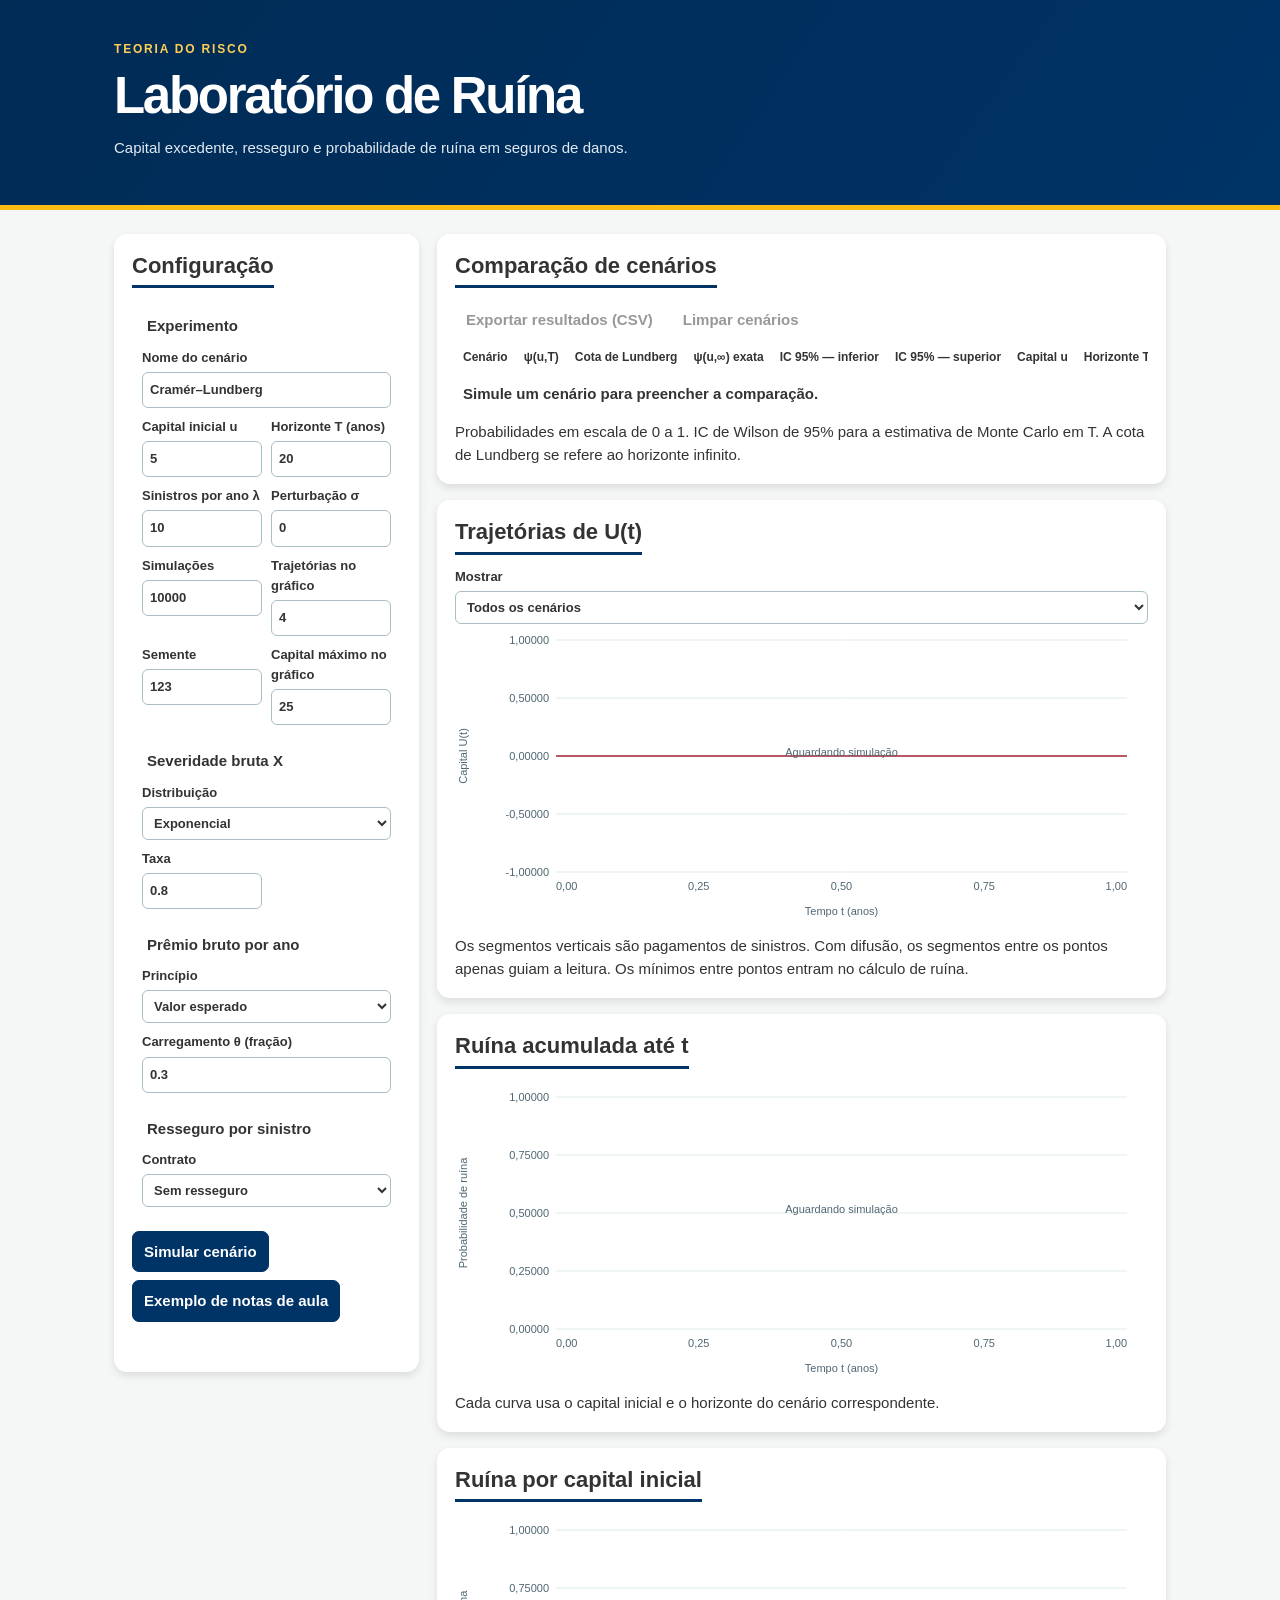
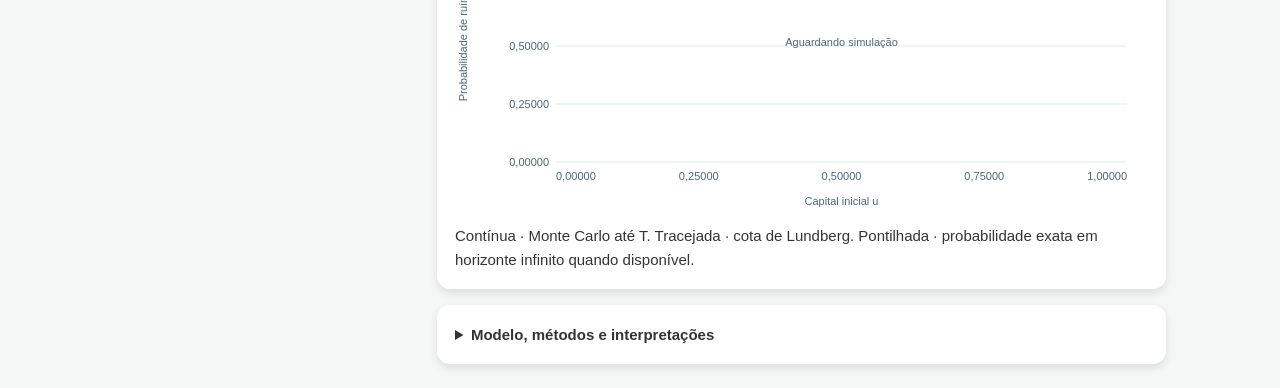
<file: interfaces/lab_atuarial_ruina/index.html>
<!doctype html>
<html lang="pt-BR">
<head><meta charset="utf-8"><meta name="viewport" content="width=device-width, initial-scale=1"><title>Laboratório de Ruína</title>
<style>
/* ==========================================================================
   CONFIGURAÇÕES GERAIS E TIPOGRAFIA
   ========================================================================== */
body { 
    font-family: 'Roboto', sans-serif; 
    background-color: #f4f7f6; /* Um cinza azulado suave para o fundo */
    color: #333;
}

/* ==========================================================================
   NAVEGAÇÃO E RODAPÉ (CORES INSTITUCIONAIS)
   ========================================================================== */
.navbar { 
    background-color: #003366 !important; /* Azul Atuarial */
}

.navbar-brand, .nav-link { 
    color: white !important; 
}

footer { 
    background-color: #212529; 
    color: white; 
    padding: 40px 0; 
}

/* ==========================================================================
   HERO SECTION E CARROSSEL
   ========================================================================== */
.hero-section { 
    background: linear-gradient(rgba(0,51,102,0.8), rgba(0,51,102,0.8)), 
                url('https://images.unsplash.com/photo-1454165833767-027ffbe10330?auto=format&fit=crop&w=1350&q=80');
    background-size: cover;
    color: white;
    padding: 100px 0;
    text-align: center;
}

.overlay-carousel {
    height: 60vh;
    min-height: 400px;
    background-size: cover;
    background-position: center;
    display: flex;
    align-items: center;
    justify-content: center;
}

.carousel-caption {
    bottom: 30%;
    text-shadow: 2px 2px 10px rgba(0,0,0,0.8);
}

/* ==========================================================================
   COMPONENTES DO PORTAL (NOTÍCIAS E CARDS)
   ========================================================================== */
.section-title { 
    border-bottom: 3px solid #003366; 
    display: inline-block; 
    padding-bottom: 10px; 
    margin-bottom: 30px; 
}

/* Card Genérico de Atuária */
.card-atuaria { 
    transition: transform 0.3s; 
    border: none; 
    box-shadow: 0 4px 8px rgba(0,0,0,0.1); 
}

.card-atuaria:hover { 
    transform: translateY(-5px); 
}

/* Card Específico de Notícias e Eventos */
.news-card {
    transition: all 0.3s ease;
    border-radius: 15px !important;
    overflow: hidden;
    position: relative;
    background: white;
    border: none;
}

.news-card:hover {
    transform: translateY(-10px);
    box-shadow: 0 15px 30px rgba(0,0,0,0.1) !important;
}

.news-card img {
    height: 200px;
    object-fit: cover;
}

/* Badge de Data (Estilo Calendário) */
.date-badge {
    position: absolute;
    top: 15px;
    right: 15px;
    background: white;
    padding: 8px 15px;
    border-radius: 10px;
    box-shadow: 0 4px 10px rgba(0,0,0,0.1);
    z-index: 5;
    text-align: center;
}

.date-badge .day {
    display: block;
    font-size: 1.3rem;
    font-weight: bold;
    color: #003366;
    line-height: 1;
}

.date-badge .month {
    font-size: 0.75rem;
    color: #888;
    font-weight: bold;
}

/* Estilos Específicos da Página de Contato */
.top-bar {
    background-color: #002b55; /* Um azul um pouco mais escuro que o principal */
    font-size: 0.9rem;
}

.top-bar a:hover {
    color: #ffbc13 !important; /* Cor de destaque (amarelo/ouro) parecida com a do IBA */
    transition: 0.3s;
}

.form-control:focus, .form-select:focus {
    border-color: #003366;
    box-shadow: 0 0 0 0.25rem rgba(0, 51, 102, 0.25);
}

.btn-primary {
    background-color: #003366;
    border: none;
}

.btn-primary:hover {
    background-color: #002244;
}
a.text-muted:hover {
    color: #003366 !important; /* Cor azul do Portal Halley ao passar o mouse */
}

/* Estilo da Equipe */
.team-img {
    width: 160px; /* Tamanho fixo para as fotos */
    height: 160px;
    object-fit: cover; /* Garante que a foto não estique */
    border: 5px solid white;
    transition: transform 0.3s ease;
}

.testimonial-item:hover .team-img {
    transform: scale(1.05); /* Leve zoom ao passar o mouse */
    border-color: #003366; /* Muda a borda para o azul do portal */
}

.testimonial-item h5 {
    color: #003366;
}

/* Abrir dropdown ao passar o mouse em telas grandes */
@media (min-width: 992px) {
    .nav-item.dropdown:hover .dropdown-menu {
        display: block;
        margin-top: 0; /* Remove o delay de distância */
    }
}

/* Estilo elegante para o menu suspenso */
.dropdown-menu {
    background-color: white;
    border-radius: 8px;
    padding: 10px 0;
    transition: all 0.3s ease;
}

.dropdown-item {
    color: #003366 !important;
    font-size: 0.9rem;
    padding: 8px 20px;
}

.dropdown-item:hover {
    background-color: #f4f7f6;
    color: #0056b3 !important;
}

.dropdown:hover .dropdown-menu {
        display: block;
        margin-top: 0;
    }
}

/* Layout do laboratório */

:root{color-scheme:light;--navy:#003366;--accent:#003366;--ink:#333;--muted:#53616f;--line:#d6dfe8}*{box-sizing:border-box}body{margin:0;font-size:15px;line-height:1.55}header{background:var(--navy);color:white;padding:28px max(24px,calc((100% - 1052px)/2));border-bottom:4px solid #002b55}h1{font-size:clamp(28px,4vw,45px);margin:3px 0;letter-spacing:-.025em}header p{margin:0;color:#e3edf7}.brand{font-weight:750;color:#fff;letter-spacing:.11em}main{max-width:1100px;margin:auto;padding:24px;display:grid;grid-template-columns:305px minmax(0,1fr);gap:18px;align-items:start}aside,section,details{background:white;border-radius:13px;padding:18px}h2,h3{line-height:1.25;margin:0 0 10px}h2{font-size:22px}h3{font-size:16px}fieldset{margin:14px 0;border:1px solid var(--line);border-radius:8px;padding:10px}legend{font-weight:740;padding:0 5px}.fields{display:grid;grid-template-columns:1fr 1fr;gap:9px}.wide{grid-column:1/-1}label{display:block;font-size:13px;font-weight:650}input,select,button{font:inherit}input,select{width:100%;margin-top:4px;padding:7px;border:1px solid #a9bec2;border-radius:6px;background:white;color:var(--ink);font-variant-numeric:tabular-nums}button{cursor:pointer;border:1px solid var(--accent);border-radius:7px;padding:8px 11px;background:white;color:var(--accent);font-weight:720}button:disabled{opacity:.5;cursor:default}button:focus-visible,input:focus-visible,select:focus-visible{outline:2px solid #003366;outline-offset:2px}.actions,.legend{display:flex;gap:8px;flex-wrap:wrap}.outputs{display:grid;gap:16px;min-width:0}.note,small{color:var(--muted)}.note{margin:6px 0 0}.status{min-height:24px;color:var(--accent);margin-top:8px}.scroll{overflow:auto}table{width:100%;border-collapse:collapse;font-variant-numeric:tabular-nums}th,td{padding:8px;text-align:left;border-bottom:1px solid var(--line);white-space:nowrap}th{font-size:12px;color:var(--muted)}td:first-child{font-weight:700}canvas{display:block;width:100%;height:300px}.legend{margin-top:4px;font-size:13px}.key{display:inline-block;width:22px;border-top:3px solid;vertical-align:middle;margin-right:5px}.key.dash{border-top-style:dashed}.key.dot{border-top-style:dotted}summary{cursor:pointer;font-weight:750}.error{color:#a52133}.math{font-family:Georgia,serif;font-size:17px}a{color:var(--accent)}[hidden]{display:none!important}@media(max-width:850px){main{grid-template-columns:1fr}aside{max-width:none}}@media(max-width:460px){main{padding:10px}aside,section,details{padding:12px}canvas{height:260px}}

.lab-card { box-shadow: 0 4px 8px rgba(0,0,0,.1); min-width: 0; }
.lab-card > .section-title { margin: 0 0 12px; padding-bottom: 6px; }
#form .actions button {
    background-color: #003366;
    color: #fff;
    border: 1px solid #003366;
    visibility: visible;
    opacity: 1;
}
#form .actions button:not(:disabled):is(:hover, :focus-visible) {
    background-color: #002244;
}
#form .actions button:disabled {
    background-color: #53616f;
    border-color: #53616f;
}

/* Cabeçalho no padrão do portal (mesmo estilo do index: gradiente azul, filete dourado) */
body > header {
    background: linear-gradient(125deg, #002b55, #003366);
    color: #ffffff;
    padding: 40px max(24px, calc((100% - 1052px) / 2));
    border-bottom: 5px solid #ffbc13;
}
body > header p {
    color: #e1eaf2;
    margin: 6px 0;
    max-width: 670px;
}
body > header .eyebrow {
    color: #ffcf55;
    font-size: 12px;
    text-transform: uppercase;
    font-weight: 750;
    letter-spacing: .15em;
}
body > header h1 {
    font-size: clamp(29px, 4.1vw, 51px);
    letter-spacing: -.045em;
    line-height: 1.12;
    margin: 8px 0 12px;
}

</style></head>
<body><header><div class="eyebrow">TEORIA DO RISCO</div><h1>Laboratório de Ruína</h1><p>Capital excedente, resseguro e probabilidade de ruína em seguros de danos.</p></header>
<main><aside class="lab-card"><h2 class="section-title">Configuração</h2>
<form id="form">
<fieldset><legend>Experimento</legend><div class="fields">
<label class="wide">Nome do cenário<input name="title" value="Cramér–Lundberg" maxlength="45" required></label>
<label>Capital inicial u<input name="u" type="number" min="0" step="any" value="5" required></label>
<label>Horizonte T (anos)<input name="T" type="number" min="0.0001" step="any" value="20" required></label>
<label>Sinistros por ano λ<input name="lambda" type="number" min="0.000001" step="any" value="10" required></label>
<label>Perturbação σ<input name="sigma" type="number" min="0" step="any" value="0" required></label>
<label>Simulações<input name="n" type="number" min="100" max="200000" step="1" value="10000" required></label>
<label>Trajetórias no gráfico<input name="paths" type="number" min="1" max="10" value="4" required></label>
<label>Semente<input name="seed" type="number" min="0" max="4294967295" value="123" required></label>
<label>Capital máximo no gráfico<input name="umax" type="number" min="0.000001" step="any" value="25" required></label>
</div></fieldset>
<fieldset><legend>Severidade bruta X</legend><div class="fields">
<label class="wide">Distribuição<select name="dist"><option value="exp">Exponencial</option><option value="gamma">Gama</option><option value="ln">Lognormal</option><option value="pareto">Pareto I</option><option value="disc">Discreta</option></select></label>
<label id="labelA"><span>Taxa</span><input name="a" type="number" step="any" value="0.8" required></label>
<label id="labelB" hidden><span>Taxa</span><input name="b" type="number" step="any" value="1" required disabled></label>
<label id="support" hidden class="wide">Valores (separados por espaços)<input name="xs" value="1000 2000 3000" required disabled></label>
<label id="weights" hidden class="wide">Probabilidades (ponto decimal)<input name="ps" value="0.05 0.15 0.80" required disabled></label>
</div></fieldset>
<fieldset><legend>Prêmio bruto por ano</legend><div class="fields">
<label class="wide">Princípio<select name="principle"><option value="mean">Valor esperado</option><option value="pure">Prêmio puro</option><option value="var">Variância</option><option value="sd">Desvio padrão</option><option value="exp">Exponencial (utilidade zero)</option><option value="manual">Taxa informada</option></select></label>
<label class="wide" id="loading"><span>Carregamento θ (fração)</span><input name="theta" type="number" min="0" step="any" value="0.3" required></label>
</div></fieldset>
<fieldset><legend>Resseguro por sinistro</legend><div class="fields">
<label class="wide">Contrato<select name="treaty"><option value="none">Sem resseguro</option><option value="quota">Quota-parte</option><option value="layer">Excesso de danos</option></select></label>
<label id="retention" hidden><span>Prioridade d</span><input name="d" type="number" min="0" step="any" value="3" required disabled></label>
<label id="layerLimit" hidden>Limite da camada L<input name="L" type="number" min="0.000001" step="any" placeholder="Vazio = ilimitada" disabled></label>
<label id="reLoading" hidden class="wide">Carregamento do resseguro η<input name="eta" type="number" min="0" step="any" value="0.2" required disabled></label>
</div></fieldset>
<div class="actions"><button type="submit">Simular cenário</button><button id="example" type="button">Exemplo de notas de aula</button></div>
<div id="status" class="status" role="status"></div>
</form></aside>
<div class="outputs">
<section class="lab-card"><h2 class="section-title">Comparação de cenários</h2><div class="actions"><button id="csv" disabled>Exportar resultados (CSV)</button><button id="clear" disabled>Limpar cenários</button></div>
<div class="scroll"><table id="results"></table></div><p class="note">Probabilidades em escala de 0 a 1. IC de Wilson de 95% para a estimativa de Monte Carlo em T. A cota de Lundberg se refere ao horizonte infinito.</p></section>
<section class="lab-card"><h2 class="section-title">Trajetórias de U(t)</h2><label>Mostrar <select id="pathScenario"><option value="all">Todos os cenários</option></select></label><canvas id="paths" role="img" aria-label="Trajetórias simuladas do capital excedente"></canvas><div id="pathLegend" class="legend"></div><p class="note">Os segmentos verticais são pagamentos de sinistros. Com difusão, os segmentos entre os pontos apenas guiam a leitura. Os mínimos entre pontos entram no cálculo de ruína.</p></section>
<section class="lab-card"><h2 class="section-title">Ruína acumulada até t</h2><canvas id="time" role="img" aria-label="Probabilidade de ruína por tempo de observação"></canvas><div id="timeLegend" class="legend"></div><p class="note">Cada curva usa o capital inicial e o horizonte do cenário correspondente.</p></section>
<section class="lab-card"><h2 class="section-title">Ruína por capital inicial</h2><canvas id="capital" role="img" aria-label="Estimativa, cota superior e probabilidade exata por capital inicial"></canvas><div id="capitalLegend" class="legend"></div><p class="note">Contínua · Monte Carlo até T. Tracejada · cota de Lundberg. Pontilhada · probabilidade exata em horizonte infinito quando disponível.</p></section>
<details class="lab-card"><summary>Modelo, métodos e interpretações</summary>
<p class="math">U(t) = u + ct − Σ Yᵢ + σB(t), com N(t) ∼ Poisson(λt), B independente e Yᵢ = Xᵢ − Cᵢ.</p>
<p>Com σ = 0, obtém-se Cramér–Lundberg. Com σ &gt; 0, a difusão perturba o agregado líquido (equivalentemente, adiciona σB ao capital). A difusão pode gerar variações de ambos os sinais. O evento de ruína é a ocorrência de capital estritamente negativo antes ou em T.</p>
<p>Para um ano, m = λE[X] e v = λE[X²]. Os prêmios brutos disponíveis são m, (1+θ)m, m+θv, m+θ√v, λ(M<sub>X</sub>(θ)−1)/θ e taxa informada. Para θ = 0, o princípio exponencial retorna m. O prêmio cedido é (1+η)λE[C]. A taxa c é o prêmio bruto menos o cedido. A precificação incide sobre o componente de sinistros por saltos.</p>
<p>No quota-parte, C = dX, com d entre 0 e 1. No excesso de danos, C = min(max(X−d,0), L). Após esgotar uma camada finita por sinistro, a parcela acima de d+L volta a ser da seguradora. Com L em branco, a retenção fica limitada a d. Sem franquia temporal, limite anual ou reinstalações.</p>
<p>O saldo médio anual é c−λE[Y]. Com saldo positivo, procura-se R &gt; 0 tal que λ(M<sub>Y</sub>(R)−1) + σ²R²/2 = cR. O valor mostrado para a cota usa exp(−Ru). Para retenção limitada de distribuição contínua, a integração do momento exponencial usa somas superiores e a raiz conservadora. Sem momento exponencial positivo, mostra-se a cota trivial 1. Com severidade retida exponencial, σ = 0 e saldo positivo, a fórmula exata é (λE[Y]/c)exp(−Ru). No modelo não degenerado com saldo não positivo, a probabilidade última é 1.</p>
<p>Os saltos são simulados em seus instantes de ocorrência. Com difusão, cada mínimo condicional entre instantes sucessivos é amostrado pela lei da ponte browniana. As probabilidades por capital reutilizam a perda máxima em cada trajetória. Os tempos da curva acumulada são pontos de avaliação, com mínimo calculado também em todo o intervalo entre eles. Para ler o IC com eventos raros, observe seu limite superior mesmo quando nenhuma trajetória cai em ruína.</p>
<p>Use a mesma unidade monetária para capital, severidade e limites. A variação anual de B tem variância 1, logo σ tem unidade monetária por raiz de ano. Na gama use forma e taxa. Na lognormal use média e desvio padrão do logaritmo. Na Pareto I use mínimo e forma superior a 1.</p>
<p>Base do exemplo de referência: notas de aula de Teoria do Risco.</p>
<p>Pires, D. M., Ferreira, L., Costa, L. H. e Marques, R. A. G. (2020). <em>Teoria do risco atuarial: fundamentos e conceitos</em>. Curitiba, Editora CRV. <a href="https://doi.org/10.24824/978854443755.1">DOI 10.24824/978854443755.1</a>.</p>
</details>
</div></main>
<script>
"use strict";
const $ = id => document.getElementById(id);
const form = $("form");
const fmt = value => value == null ? "—" : value === Infinity ? "∞" : value.toLocaleString("pt-BR", {
  minimumFractionDigits:5, maximumFractionDigits:5, useGrouping:false
});
const palette = ["#003366","#9b4c17","#08776c","#8e3d74","#536119","#533d9c"];
const scenarios = [];
let nextId = 1;
function assert(test, message) { if (!test) throw new Error(message); }

function rng(seed) {
  let state = seed >>> 0;
  return () => {
    state = (state + 0x6D2B79F5) | 0;
    let k = Math.imul(state ^ (state >>> 15), 1 | state);
    k ^= k + Math.imul(k ^ (k >>> 7), 61 | k);
    return (((k ^ (k >>> 14)) >>> 0) + 0.5) / 4294967296;
  };
}
function normal(random) {
  return Math.sqrt(-2 * Math.log(random())) * Math.cos(2 * Math.PI * random());
}
function gammaSample(a, random) {
  if (a < 1) return gammaSample(a + 1, random) * random() ** (1/a);
  const d = a - 1/3;
  while (true) {
    const z = normal(random);
    const w = 1 + z / Math.sqrt(9*d);
    if (w <= 0) continue;
    const v = w ** 3;
    if (Math.log(random()) < z*z/2 + d*(1-v+Math.log(v))) return d*v;
  }
}

// Gamma regularizada Q(a,x), por série inferior ou fração contínua superior.
function logGamma(z) {
  if (z < .5) return Math.log(Math.PI / Math.sin(Math.PI*z)) - logGamma(1-z);
  const coef = [676.5203681218851,-1259.1392167224028,771.3234287776531,-176.6150291621406,
    12.5073432786869,-0.1385710952657201,9.98436957801957e-6,1.50563273514931e-7];
  z -= 1;
  let sum = .9999999999998099;
  coef.forEach((v,i) => { sum += v/(z+i+1); });
  const t = z + 7.5;
  return .5*Math.log(2*Math.PI) + (z+.5)*Math.log(t) - t + Math.log(sum);
}
function gammaRatio(a,x,upper) {
  if (x <= 0) return upper ? 1 : 0;
  if (!Number.isFinite(x)) return upper ? 0 : 1;
  const logFactor = -x + a * Math.log(x) - logGamma(a);
  const tiny = 1e-300;
  if (x < a+1) {
    let term = 1/a, sum=term;
    for (let k=1;k<=20000;k++) {
      term *= x/(a+k);
      sum += term;
      if (term < sum*1e-14) break;
    }
    const logP = Math.min(0,logFactor+Math.log(sum));
    return upper ? -Math.expm1(logP) : Math.exp(logP);
  }
  let b=x+1-a, c=1/tiny, d=1/b, h=d;
  for (let k=1;k<=20000;k++) {
    const f=-k*(k-a);
    b += 2;
    d = f*d+b;
    c = b+f/c;
    d = 1/(Math.abs(d)<tiny ? tiny : d);
    if (Math.abs(c)<tiny) c=tiny;
    const change=d*c;
    h *= change;
    if (Math.abs(change-1)<1e-14) break;
  }
  const logQ = Math.min(0,logFactor+Math.log(h));
  return upper ? Math.exp(logQ) : -Math.expm1(logQ);
}
function normalTail(z) {
  return z >= 0 ? .5*gammaRatio(.5,z*z/2,true) : .5+.5*gammaRatio(.5,z*z/2,false);
}

function makeDistribution(p) {
  const {dist,a,b} = p;
  if (dist === "disc") {
    const parse = input => input.trim().split(/[\s;]+/).map(Number);
    assert(p.xs.trim() && p.ps.trim(),"Informe os valores e as probabilidades.");
    const xs = parse(p.xs), ps = parse(p.ps);
    const total = ps.reduce((x,y)=>x+y,0);
    assert(xs.length === ps.length && xs.length <= 200 && xs.every(x=>Number.isFinite(x)&&x>=0)
      && ps.every(x=>Number.isFinite(x)&&x>=0) && Math.abs(total-1)<1e-9,
      "Informe até 200 valores e probabilidades não negativos, com soma das probabilidades igual a 1.");
    const atoms=xs.map((x,i)=>[x,ps[i]/total]).filter(([,w])=>w>0);
    const avg = f => atoms.reduce((acc,[x,w])=>acc+w*f(x),0);
    return {
      atoms, mean:avg(x=>x), second:avg(x=>x*x), max:Math.max(...atoms.map(([x])=>x)),
      tail:(x,k=0)=>avg(y=>y>x ? y**k : 0),
      mgfMinus:r=>avg(x=>Math.expm1(r*x)),
      sample:random=>{
        let q=random();
        for (const [x,w] of atoms) { q-=w; if (q<=0) return x; }
        return atoms.at(-1)[0];
      }
    };
  }
  if (dist === "exp" || dist === "gamma") {
    const shape = dist === "exp" ? 1 : a;
    const rate = dist === "exp" ? a : b;
    assert(shape>0 && shape<=1e6 && rate>0,"Use forma positiva até 1 milhão e taxa positiva.");
    const mean=shape/rate, second=mean*(shape+1)/rate;
    const moments=[1,mean,second];
    return {
      mean,second,max:Infinity,rate,shape,
      sample:random=>shape===1 ? -Math.log(random())/rate : gammaSample(shape,random)/rate,
      tail:(x,k=0)=>moments[k]*gammaRatio(shape+k,rate*x,true),
      mgfMinus:r=>r>=rate ? Infinity : Math.expm1(-shape*Math.log1p(-r/rate))
    };
  }
  if (dist === "ln") {
    assert(b>0,"O desvio padrão logarítmico deve ser positivo.");
    const moment = k => Math.exp(k*a+k*k*b*b/2);
    return {
      mean:moment(1),second:moment(2),max:Infinity,mgfMinus:()=>Infinity,
      sample:random=>Math.exp(a+b*normal(random)),
      tail:(x,k=0)=>x<=0 ? moment(k) : moment(k)*normalTail((Math.log(x)-a-k*b*b)/b)
    };
  }
  assert(a>0 && b>1,"Use mínimo positivo e forma maior que 1 para Pareto I.");
  const moment = k => k<b ? a**k*b/(b-k) : Infinity;
  return {
    mean:moment(1),second:moment(2),max:Infinity,mgfMinus:()=>Infinity,
    sample:random=>a*random()**(-1/b),
    tail:(x,k=0)=>x<=a ? moment(k) : moment(k)*(a/x)**(b-k)
  };
}

function makeTreaty(p, dist) {
  const {treaty,d,L} = p;
  if (treaty === "none" || (treaty==="quota" && d===0)) {
    return {retain:x=>x, mean:dist.mean, ceded:0, mgfMinus:dist.mgfMinus,
      rate:dist.shape===1 ? dist.rate : null, scale:Math.sqrt(dist.second), bounded:dist.max===0};
  }
  if (treaty === "quota") {
    assert(d>=0 && d<=1,"A fração cedida deve estar entre 0 e 1.");
    const q=1-d;
    return {retain:x=>q*x, mean:q*dist.mean, ceded:d*dist.mean,
      mgfMinus:r=>q===0 ? 0 : dist.mgfMinus(q*r),
      rate:dist.shape===1 && q>0 ? dist.rate/q : null,
      scale:q===0 ? 0 : q*Math.sqrt(dist.second), bounded:q===0 || dist.max===0};
  }
  const cededAt = x => Math.min(Math.max(x-d,0),L);
  const retain = x => x-cededAt(x);
  if (dist.atoms) {
    const mean=dist.atoms.reduce((s,[x,w])=>s+w*retain(x),0);
    const ceded=dist.atoms.reduce((s,[x,w])=>s+w*cededAt(x),0);
    return {retain,mean,ceded,scale:retain(dist.max),bounded:retain(dist.max)===0,
      mgfMinus:r=>dist.atoms.reduce((s,[x,w])=>s+w*Math.expm1(r*retain(x)),0)};
  }
  if (L===Infinity) {
    const ceded=Math.max(0,dist.tail(d,1)-d*dist.tail(d));
    const mean=Math.max(0,dist.mean-ceded);
    // M_Y(r)-1 = integral de r exp(rx) P(Y>x) em [0,d].
    // A sobrevivência na extremidade esquerda majora o integrando ponderado.
    const grid=1024;
    const survival=Array.from({length:grid},(_,i)=>dist.tail(d*i/grid));
    return {retain:x=>Math.min(x,d),mean,ceded,scale:d,bounded:d===0,
      mgfMinus:r=>{
        if (d===0) return 0;
        const step=r*d/grid;
        if (r*d>700) return Infinity;
        return Math.expm1(step)*survival.reduce((s,q,i)=>s+q*Math.exp(i*step),0);
      }, conservative:d>0};
  }
  const end=d+L;
  assert(Number.isFinite(end) && end>d,"A soma da prioridade e do limite deve ser representável.");
  // Integra a sobrevivência na camada por meio da diferença entre stop-losses.
  const stop = x=>Math.max(0,dist.tail(x,1)-x*dist.tail(x));
  const ceded=Math.max(0,Math.min(dist.mean,stop(d)-stop(end)));
  return {retain,mean:dist.mean-ceded,ceded,scale:Math.sqrt(dist.second),bounded:false,
    rate:d===0 && dist.shape===1 ? dist.rate : null,
    mgfMinus:r=>{
      if (d===0 && dist.shape===1) return r>=dist.rate ? Infinity : Math.exp(-dist.rate*L)*dist.mgfMinus(r);
      if (!dist.rate || r>=dist.rate) return Infinity;
      const rate=dist.rate-r;
      const mgf=1+dist.mgfMinus(r);
      const tiltedBelow=mgf*gammaRatio(dist.shape,rate*d,false);
      const baseBelow=gammaRatio(dist.shape,dist.rate*d,false);
      const baseAbove=dist.tail(end);
      const baseMiddle=Math.max(0,dist.tail(d)-baseAbove);
      const tiltedAbove=Math.exp(Math.log(mgf)-r*L)*gammaRatio(dist.shape,rate*end,true);
      return Math.max(0,tiltedBelow-baseBelow + Math.expm1(r*d)*baseMiddle + tiltedAbove-baseAbove);
    }};
}

function theoretical(p, dist, treaty) {
  const {lambda,theta,principle,eta,sigma} = p;
  const grossLoss=lambda*dist.mean;
  let gross;
  if (principle==="pure") gross=grossLoss;
  if (principle==="mean") gross=(1+theta)*grossLoss;
  if (principle==="manual") gross=theta;
  if (principle==="var" || principle==="sd") {
    const variance=lambda*dist.second;
    assert(theta===0 || Number.isFinite(variance),"O princípio selecionado exige variância finita.");
    gross=theta===0 ? grossLoss : grossLoss+theta*(principle==="var" ? variance : Math.sqrt(variance));
  }
  if (principle==="exp") {
    gross=theta===0 ? grossLoss : lambda*dist.mgfMinus(theta)/theta;
    assert(Number.isFinite(gross),"O princípio exponencial exige momento exponencial finito no parâmetro escolhido.");
  }
  const ceded=(1+eta)*(lambda*treaty.ceded), net=gross-ceded, loss=lambda*treaty.mean;
  const drift=net-loss;
  assert([gross,ceded,net,loss].every(Number.isFinite),"Reduza a escala dos parâmetros monetários.");
  const zeroRisk=sigma===0 && treaty.bounded;
  if (zeroRisk) return {gross,ceded,net,loss,drift,R:null,bound:()=>net<0 ? 1 : 0,exact:()=>net<0 ? 1 : 0,
    explanation:"Capital determinístico após retenção"};
  const trivial = explanation => ({gross,ceded,net,loss,drift,R:null,bound:()=>1,
    exact:drift<=0 ? ()=>1 : null, explanation});
  if (drift<=0) return trivial("Saldo médio não positivo");
  if (treaty.mgfMinus(1e-12/Math.max(treaty.mean,1e-12))===Infinity && !dist.rate && !treaty.conservative && !treaty.bounded && !dist.atoms)
    return trivial("Sem momento exponencial positivo para a retenção");
  const scale=Math.max(treaty.mean,Math.min(treaty.scale,1e100),sigma/Math.sqrt(lambda),1e-100);
  const f = r => lambda*(treaty.mgfMinus(r)/r)+.5*sigma*sigma*r-net;
  let lo=0, hi=1/scale;
  for (let i=0;i<100 && f(hi)<0;i++) hi*=2;
  if (f(hi)<0 || !Number.isFinite(hi)) return trivial("Raiz fora da faixa numérica");
  for (let i=0;i<90;i++) {
    const mid=(lo+hi)/2;
    if (f(mid)<=0) lo=mid;
    else hi=mid;
  }
  // Em retenções exponenciais (inclusive com átomo em zero), usa a raiz fechada.
  const closed=sigma===0 && treaty.rate;
  const R=closed ? treaty.rate*(drift/net) : lo;
  if (!(R>1e-10/scale)) return trivial("Raiz positiva abaixo da resolução numérica");
  return {gross,ceded,net,loss,drift,R,bound:u=>Math.exp(-R*u),
    exact:closed ? u=>(loss/net)*Math.exp(-R*u) : null,
    explanation:treaty.conservative ? "Coeficiente conservador da cota" : "Cota de Lundberg"};
}

function wilson(count,n) {
  const z=1.959963984540054, p=count/n;
  const middle=(p+z*z/(2*n))/(1+z*z/n);
  const half=z*Math.sqrt(p*(1-p)/n+z*z/(4*n*n))/(1+z*z/n);
  return [count===0 ? 0 : Math.max(0,middle-half),count===n ? 1 : Math.min(1,middle+half)];
}
function countAbove(sorted,x) {
  let lo=0,hi=sorted.length;
  while (lo<hi) {
    const mid=(lo+hi)>>>1;
    if (sorted[mid]<=x) lo=mid+1;
    else hi=mid;
  }
  return sorted.length-lo;
}
async function simulate(p,dist,treaty,th,progress=()=>{}) {
  // Fluxos separados mantêm os saltos iguais ao alterar somente prêmio, capital ou resseguro.
  const clock=rng(p.seed), sizes=rng(p.seed^0x5bd1e995), noise=rng(p.seed^0x9e3779b9);
  const steps=80, times=Array.from({length:steps+1},(_,i)=>p.T*i/steps);
  const counts=new Uint32Array(steps+1), maxima=new Float64Array(p.n), paths=[];
  for (let i=0;i<p.n;i++) {
    let t=0, balance=0, minimum=0, next=-Math.log(clock())/p.lambda;
    const pts=i<p.paths ? [[0,p.u]] : null;
    function advance(end) {
      const dt=end-t;
      const start=balance;
      balance+=th.net*dt;
      if (p.sigma>0 && dt>0) {
        const sd=p.sigma*Math.sqrt(dt);
        balance+=sd*normal(noise);
        const excursion=sd*Math.sqrt(-2*Math.log(noise()));
        // Forma estável da solução quadrática do mínimo da ponte.
        const diff=Math.abs(balance-start);
        const denominator=Math.hypot(diff,excursion)+diff;
        const deduction=denominator===0 ? 0 : (excursion/denominator)*(excursion/2);
        minimum=Math.min(minimum, Math.min(start,balance)-deduction);
      } else minimum=Math.min(minimum,balance);
      t=end;
      if (pts) pts.push([t,balance+p.u]);
    }
    for (let j=1;j<=steps;j++) {
      while (next<=times[j]) {
        advance(next);
        balance-=treaty.retain(dist.sample(sizes));
        minimum=Math.min(minimum,balance);
        if (pts) pts.push([t,balance+p.u]);
        next+=-Math.log(clock())/p.lambda;
      }
      advance(times[j]);
      if (-minimum>p.u) counts[j]++;
    }
    assert(Number.isFinite(minimum) && Number.isFinite(balance),"A trajetória excedeu a faixa numérica.");
    maxima[i]=-minimum;
    if (pts) paths.push(pts);
    if (i%250===249) {
      progress((i+1)/p.n);
      await new Promise(resolve=>setTimeout(resolve,0));
    }
  }
  maxima.sort();
  const count=counts[steps];
  return {p,th,count,interval:wilson(count,p.n),prob:count/p.n,paths,
    time:times.map((t,j)=>[t,counts[j]/p.n]),maxima};
}

const field = name => form.elements.namedItem(name);
function toggle(id,visible) {
  $(id).hidden=!visible;
  $(id).querySelector("input").disabled=!visible;
}
function updateFields() {
  const dist=field("dist").value, treaty=field("treaty").value, rule=field("principle").value;
  const names={exp:["Taxa"],gamma:["Forma","Taxa"],ln:["Média do log","Desvio do log"],pareto:["Mínimo","Forma"]};
  toggle("labelA",dist!=="disc");
  toggle("labelB",Boolean(names[dist]?.[1]));
  toggle("support",dist==="disc");
  toggle("weights",dist==="disc");
  if (names[dist]) {
    $("labelA").querySelector("span").textContent=names[dist][0];
    $("labelB").querySelector("span").textContent=names[dist][1] ?? "";
  }
  toggle("loading",rule!=="pure");
  $("loading").querySelector("span").textContent=({mean:"Carregamento θ (fração)",var:"Coeficiente de variância θ",
    sd:"Coeficiente de desvio padrão θ",exp:"Aversão ao risco θ",manual:"Prêmio bruto anual"})[rule] ?? "Carregamento θ";
  toggle("retention",treaty!=="none");
  $("retention").querySelector("span").textContent=treaty==="quota" ? "Fração cedida d" : "Prioridade d";
  toggle("layerLimit",treaty==="layer");
  toggle("reLoading",treaty!=="none");
  field("d").max=treaty==="quota" ? "1" : "";
}
function readParams() {
  const raw=Object.fromEntries(new FormData(form));
  const p={...raw};
  for (const key of ["u","T","lambda","sigma","n","paths","seed","umax","a","b","theta","d","eta"]) {
    p[key]=Number(raw[key] ?? 0);
  }
  p.L=raw.L ? Number(raw.L) : Infinity;
  p.title=p.title.trim();
  assert(p.title.length>0,"Informe o nome do cenário.");
  assert(p.lambda*p.T<=30000 && p.n*(p.lambda*p.T+80)<=40000000,
    "Reduza o horizonte, a frequência ou as simulações. Limites por cenário: 30 mil sinistros esperados por trajetória e 40 milhões de operações esperadas.");
  assert(scenarios.length<12,"Limpe a comparação para incluir mais cenários. Limite de 12 por sessão.");
  return p;
}
const headers=["Cenário","ψ(u,T)","Cota de Lundberg","ψ(u,∞) exata","IC 95% — inferior","IC 95% — superior",
  "Capital u","Horizonte T","Ruínas / simulações","Prêmio bruto","Prêmio cedido","Prêmio líquido c",
  "Sinistro retido médio/ano","Saldo médio/ano","R usado","Observação"];
function row(s) {
  const {p,th}=s;
  return [p.title,s.prob,th.bound(p.u),th.exact?.(p.u) ?? null,...s.interval,p.u,p.T,
    `${s.count} / ${p.n}`,th.gross,th.ceded,th.net,th.loss,th.drift,th.R,th.explanation];
}
function showTable() {
  const table=$("results");
  table.replaceChildren();
  const head=table.createTHead().insertRow();
  headers.forEach(label=>{
    const th=document.createElement("th");
    th.textContent=label;
    th.scope="col";
    head.append(th);
  });
  const body=table.createTBody();
  if (!scenarios.length) {
    const cell=body.insertRow().insertCell();
    cell.colSpan=headers.length;
    cell.textContent="Simule um cenário para preencher a comparação.";
  }
  for (const scenario of scenarios) {
    const tr=body.insertRow();
    row(scenario).forEach((value, i)=>{
      const cell=tr.insertCell();
      cell.textContent=typeof value==="string" ? value : fmt(value);
      if (i===0) cell.style.color=scenario.color;
    });
  }
  $("csv").disabled=$("clear").disabled=!scenarios.length;
}
function drawGraph(id,series,{xmax,ymin=0,ymax=1,xlabel,ylabel,zero=false,timeAxis=false}) {
  const canvas=$(id), ctx=canvas.getContext("2d");
  const width=canvas.clientWidth, height=canvas.clientHeight, ratio=window.devicePixelRatio||1;
  if (!width || !height) return;
  canvas.width=width*ratio;
  canvas.height=height*ratio;
  ctx.scale(ratio,ratio);
  const left=width<425 ? 83 : 101, right=21, top=16, bottom=52;
  const w=width-left-right, h=height-top-bottom;
  const X=x=>left+w*x/xmax, Y=y=>top+h*(1-(y-ymin)/(ymax-ymin));
  const tick=v=>{
    const s=fmt(v);
    return s.length>11 ? v.toExponential(5).replace(".",",") : s;
  };
  const timeTick=new Intl.NumberFormat("pt-BR", {
    minimumFractionDigits:2, maximumFractionDigits:2, useGrouping:false
  });
  ctx.font="11px Roboto, sans-serif";
  ctx.fillStyle="#506773";
  ctx.textAlign="right";
  for (let i=0;i<=4;i++) {
    const y=ymin+(ymax-ymin)*i/4;
    ctx.beginPath();ctx.moveTo(left,Y(y));ctx.lineTo(width-right,Y(y));ctx.strokeStyle="#dfebeb";ctx.stroke();
    ctx.fillText(tick(y),left-7,Y(y)+4);
  }
  ctx.textAlign="center";
  const bins=width<450 ? 2 : 4;
  for (let i=0;i<=bins;i++) {
    const x=xmax*i/bins;
    const pos=X(x);
    ctx.textAlign=i===0 ? "left" : i===bins ? "right" : "center";
    ctx.fillText(timeAxis ? timeTick.format(x) : tick(x),pos,Y(ymin)+18);
  }
  ctx.textAlign="center";
  ctx.fillText(xlabel,left+w/2,height-9);
  ctx.save();ctx.translate(12,top+h/2);ctx.rotate(-Math.PI/2);ctx.fillText(ylabel,0,0);ctx.restore();
  ctx.save();
  ctx.beginPath();ctx.rect(left,top,w,h);ctx.clip();
  if (zero && ymin<=0 && ymax>=0) {
    ctx.beginPath();ctx.moveTo(left,Y(0));ctx.lineTo(width-right,Y(0));ctx.strokeStyle="#a42438";ctx.lineWidth=1.5;ctx.stroke();
  }
  for (const line of series) {
    ctx.strokeStyle=line.color;
    ctx.globalAlpha=line.alpha ?? 1;
    ctx.lineWidth=line.alpha ? 1.25 : 2;
    ctx.setLineDash(line.dash ?? []);
    ctx.beginPath();
    line.points.forEach(([x,y],i)=>i===0 ? ctx.moveTo(X(x),Y(y)) : ctx.lineTo(X(x),Y(y)));
    ctx.stroke();
  }
  ctx.restore();
  if (!series.length) {
    ctx.fillStyle="#506773";
    ctx.fillText("Aguardando simulação",left+w/2,top+h/2);
  }
}
function legend(id,items) {
  $(id).replaceChildren();
  for (const {label,color,style=""} of items) {
    const span=document.createElement("span"), key=document.createElement("i");
    key.className="key "+style;
    key.style.borderColor=color;
    span.append(key,document.createTextNode(label));
    $(id).append(span);
  }
}
function drawAll() {
  const selection=$("pathScenario").value;
  const visible=scenarios.filter(s=>selection==="all" || String(s.id)===selection);
  const pathSeries=visible.flatMap(s=>s.paths.map(points=>({points,color:s.color,alpha:.75})));
  let ymin=0,ymax=0;
  for (const line of pathSeries) for (const [,y] of line.points) {ymin=Math.min(ymin,y);ymax=Math.max(ymax,y);}
  const extent=Math.max(Math.abs(ymax),Math.abs(ymin));
  const padding=extent>0 ? extent*.07 : 1;
  drawGraph("paths",pathSeries,{xmax:Math.max(0,...visible.map(s=>s.p.T))||1,
    ymin:ymin-padding,ymax:ymax+padding,xlabel:"Tempo t (anos)",timeAxis:true,ylabel:"Capital U(t)",zero:true});
  const keys=scenarios.map(s=>({label:s.p.title,color:s.color}));
  legend("pathLegend",visible.map(s=>({label:s.p.title,color:s.color})));
  drawGraph("time",scenarios.map(s=>({color:s.color,points:s.time})),
    {xmax:Math.max(0,...scenarios.map(s=>s.p.T))||1,xlabel:"Tempo t (anos)",timeAxis:true,ylabel:"Probabilidade de ruína"});
  legend("timeLegend",keys);
  const capital=scenarios.flatMap(s=>{
    const x=Array.from({length:161},(_,i)=>s.p.umax*i/160);
    if (s.p.u<=s.p.umax) x.push(s.p.u);
    x.sort((a,b)=>a-b);
    const line=(fn,dash)=>({color:s.color,points:x.map(u=>[u,fn(u)]),dash});
    return [line(u=>countAbove(s.maxima,u)/s.p.n),line(s.th.bound,[7,4]),
      ...(s.th.exact ? [line(s.th.exact,[2,4])] : [])];
  });
  drawGraph("capital",capital,{xmax:Math.max(0,...scenarios.map(s=>s.p.umax))||1,
    xlabel:"Capital inicial u",ylabel:"Probabilidade de ruína"});
  legend("capitalLegend",keys);
}
function status(message,error=false) {
  $("status").textContent=message;
  $("status").classList.toggle("error",error);
}
function attachScenario(s) {
  s.id=nextId++;
  s.color=palette[scenarios.length%palette.length];
  scenarios.push(s);
  $("pathScenario").add(new Option(s.p.title,String(s.id)));
  showTable();
  drawAll();
}
field("dist").addEventListener("change",()=>{
  const defaults={exp:[.8,1],gamma:[2,1.6],ln:[0,.65],pareto:[.5,2.5]};
  const pair=defaults[field("dist").value];
  if (pair) [field("a").value,field("b").value]=pair;
});
field("treaty").addEventListener("change",()=>{
  field("d").value=field("treaty").value==="quota" ? .25 : 3;
});
form.addEventListener("change",updateFields);
form.addEventListener("submit",async event=>{
  event.preventDefault();
  const button=form.querySelector('[type="submit"]');
  button.disabled=true;
  try {
    const p=readParams(), dist=makeDistribution(p), treaty=makeTreaty(p,dist);
    const th=theoretical(p,dist,treaty);
    status("Simulando…");
    const scenario=await simulate(p,dist,treaty,th,pct=>status(`Simulando… ${Math.round(pct*100)}%`));
    attachScenario(scenario);
    status(`Cenário incluído · ${p.title}`);
  } catch(error) { status(error.message,true); }
  finally {button.disabled=false;}
});
$("example").addEventListener("click",()=>{form.reset();updateFields();status("Exemplo carregado. Use Simular cenário.");});
$("clear").addEventListener("click",()=>{
  scenarios.length=0;
  $("pathScenario").replaceChildren(new Option("Todos os cenários","all"));
  status("Comparação limpa.");
  showTable();
  drawAll();
});
$("pathScenario").addEventListener("change",drawAll);
new ResizeObserver(drawAll).observe($("paths").parentElement);
$("csv").addEventListener("click",()=>{
  const rows=[["tipo","cenário","t","capital","probabilidade","cota","exata","parâmetros e resultados"],
    ...scenarios.flatMap(s=>[
      ["resumo",s.p.title,s.p.T,s.p.u,s.prob,s.th.bound(s.p.u),s.th.exact?.(s.p.u) ?? "",
        JSON.stringify({parametros:{...s.p,L:s.p.L===Infinity?"ilimitado":s.p.L},resultados:Object.fromEntries(headers.map((h,i)=>[h,row(s)[i]]))})],
      ...s.time.map(([t,prob])=>["tempo",s.p.title,t,s.p.u,prob,"","",""]),
      ...Array.from({length:161},(_,i)=>{
        const u=s.p.umax*i/160;
        return ["capital",s.p.title,s.p.T,u,countAbove(s.maxima,u)/s.p.n,s.th.bound(u),s.th.exact?.(u) ?? "",""];
      }),
      ...s.paths.flatMap((path,i)=>path.map(([t,u])=>[`trajetória ${i+1}`,s.p.title,t,u,"","","",""]))
    ])];
  const quote=value=>{
    let str=String(value);
    if (typeof value==="number") str=str.replace(".",",");
    else if (/^[\s]*[=+@-]/.test(str)) str="'"+str;
    return '"'+str.replaceAll('"','""')+'"';
  };
  const csv="\uFEFF"+rows.map(record=>record.map(quote).join(";")).join("\r\n");
  const url=URL.createObjectURL(new Blob([csv],{type:"text/csv;charset=utf-8"}));
  const link=document.createElement("a");
  link.href=url;link.download="resultados_ruina.csv";link.click();
  setTimeout(()=>URL.revokeObjectURL(url),1000);
});
updateFields();
showTable();
drawAll();
</script></body></html>
</file>
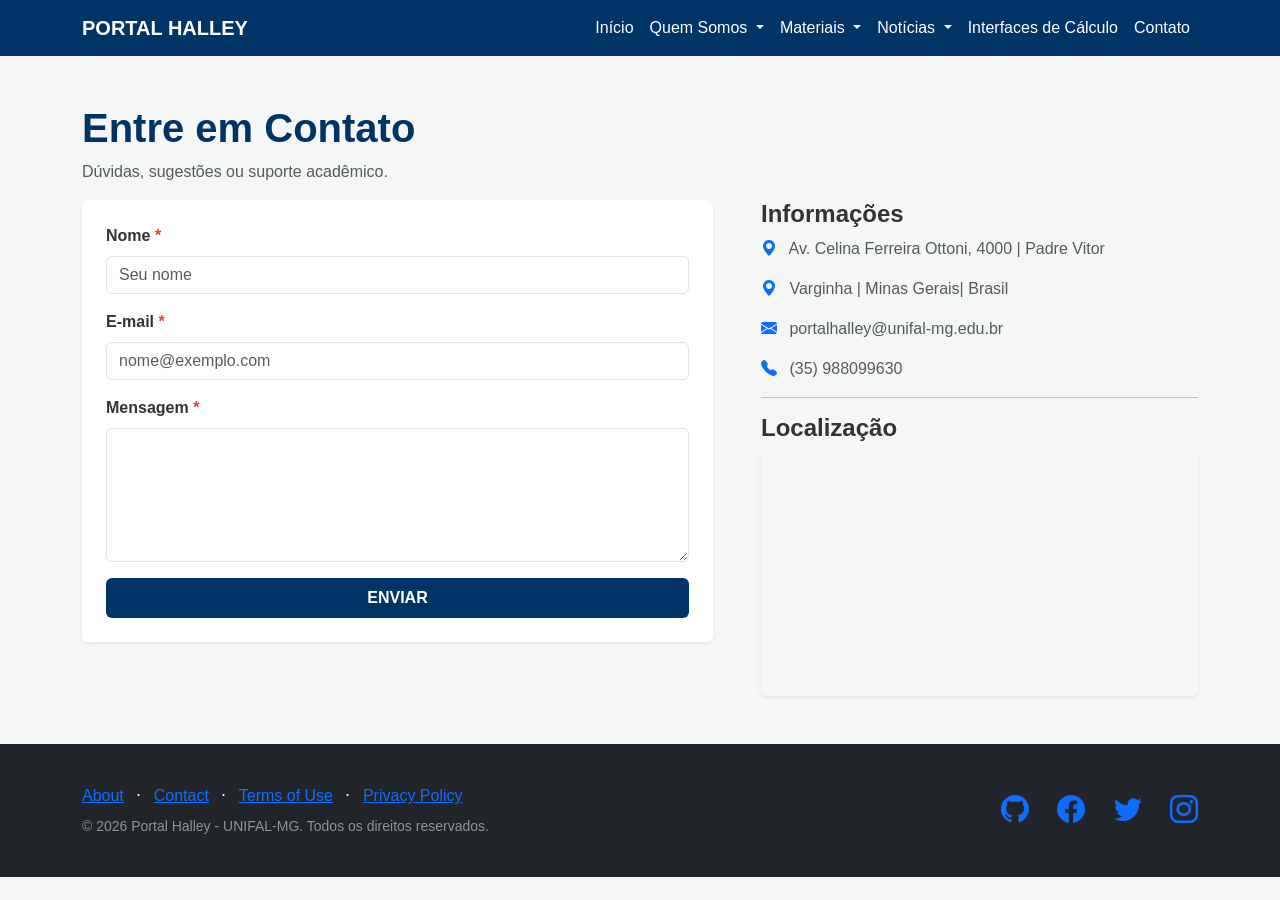
<file: contato.html>
<!DOCTYPE html>
<html lang="pt-br">
<head>
    <meta charset="UTF-8">
    <meta name="viewport" content="width=device-width, initial-scale=1.0">
    <title>Portal Halley - Contato</title>

    <!-- 1. IMPORTANTE: Link do Bootstrap (Sem isso nada funciona) -->
    <link href="https://cdn.jsdelivr.net/npm/bootstrap@5.3.0/dist/css/bootstrap.min.css" rel="stylesheet">
    <link href="https://cdn.jsdelivr.net/npm/bootstrap-icons@1.10.5/font/bootstrap-icons.css" rel="stylesheet">
    <link rel="icon" type="image/x-icon" href="assets/cometa.png" />
    <link rel="stylesheet" href="style.css">
    
    <!-- Google tag (gtag.js) -->
    <script async src="https://www.googletagmanager.com/gtag/js?id=G-BBHYFFQN7X"></script>
    <script>
        window.dataLayer = window.dataLayer || [];
        function gtag(){dataLayer.push(arguments);}
        gtag('js', new Date());

        gtag('config', 'G-BBHYFFQN7X');
    </script>
</head>
<body>

    <!-- Navegação -->
    <nav class="navbar navbar-expand-lg sticky-top">
        <div class="container">
            <a class="navbar-brand fw-bold" href="index.html">PORTAL HALLEY</a>
            <button class="navbar-toggler" type="button" data-bs-toggle="collapse" data-bs-target="#navbarNav">
                <span class="navbar-toggler-icon"></span>
            </button>
            
            <div class="collapse navbar-collapse" id="navbarNav">
                <ul class="navbar-nav ms-auto">
                    <li class="nav-item"><a href="index.html" class="nav-link">Início</a></li>
                    
                    <li class="nav-item dropdown">
                        <a class="nav-link dropdown-toggle" href="quem-somos.html" id="navbarQuemSomos" role="button">
                            Quem Somos
                        </a>
                        <ul class="dropdown-menu border-0 shadow-sm">
                            <li><a class="dropdown-item" href="quem-somos.html#projeto">O Projeto</a></li>
                            <li><a class="dropdown-item" href="quem-somos.html#nome">A origem do nome</a></li>
                            <li><a class="dropdown-item" href="quem-somos.html#equipe">Nossa Equipe</a></li>
                        </ul>
                    </li>

                    <li class="nav-item dropdown">
                        <a class="nav-link dropdown-toggle" href="materiais.html" id="navbarMateriais" role="button">
                            Materiais
                        </a>
                        <ul class="dropdown-menu border-0 shadow-sm">
                            <li><a class="dropdown-item" href="materiais.html#notas">Notas de Aula</a></li>
                            <li><a class="dropdown-item" href="materiais.html#apoio">Materiais de Apoio</a></li>
                        </ul>
                    </li>

                    <li class="nav-item dropdown">
                        <a class="nav-link dropdown-toggle" href="noticias-eventos.html" id="navbarNoticias" role="button">
                            Notícias
                        </a>
                        <ul class="dropdown-menu border-0 shadow-sm">
                            <li><a class="dropdown-item" href="noticias-eventos.html#noticias">Notícias</a></li>
                            <li><a class="dropdown-item" href="noticias-eventos.html#eventos">Eventos</a></li>
                            <li><a class="dropdown-item" href="noticias-eventos.html#publicacoes">Publicações</a></li>
                        </ul>
                    </li>
                    
                    <li class="nav-item"><a href="interfaces.html" class="nav-link">Interfaces de Cálculo</a></li>
                    <li class="nav-item"><a href="contato.html" class="nav-link">Contato</a></li>
                </ul>
            </div>
        </div>
    </nav>


    <div class="container my-5">
        <h1 class="fw-bold" style="color: #003366;">Entre em Contato</h1>
        <p class="text-muted">Dúvidas, sugestões ou suporte acadêmico.</p>
        <div class="row g-5">
            <div class="col-lg-7">
                <div class="bg-white p-4 rounded shadow-sm">
                    <form>
                        <div class="mb-3">
                            <label class="form-label fw-bold">Nome <span style="color:#db4433;">*</span></label>
                            <input type="text" class="form-control" placeholder="Seu nome">
                        </div>
                        <div class="mb-3">
                            <label class="form-label fw-bold">E-mail <span style="color:#db4433;">*</span></label>
                            <input type="email" class="form-control" placeholder="nome@exemplo.com">
                        </div>
                        <div class="mb-3">
                            <label class="form-label fw-bold">Mensagem <span style="color:#db4433;">*</span></label>
                            <textarea class="form-control" rows="5"></textarea>
                        </div>
                        <button class="btn btn-primary w-100 fw-bold py-2">ENVIAR</button>
                    </form>
                </div>
            </div>
            <div class="col-lg-5">
                <h4 class="fw-bold">Informações</h4>
                <p class="text-muted"><i class="bi bi-geo-alt-fill me-2 text-primary"></i> Av. Celina Ferreira Ottoni, 4000 | Padre Vitor</p>
                <p class="text-muted"><i class="bi bi-geo-alt-fill me-2 text-primary"></i> Varginha | Minas Gerais| Brasil</p>
                <p class="text-muted"><i class="bi bi-envelope-fill me-2 text-primary"></i> portalhalley@unifal-mg.edu.br</p>
                <p class="text-muted"><i class="bi bi-telephone-fill me-2 text-primary"></i> (35) 988099630</p>
                <hr>
                <h4 class="fw-bold">Localização</h4>
                <div class="ratio ratio-16x9 shadow-sm rounded">
                    <iframe src="https://www.google.com/maps/embed?pb=!1m18!1m12!1m3!1d655.886731371684!2d-45.413947325007584!3d-21.57594207950081!2m3!1f0!2f0!3f0!3m2!1i1024!2i768!4f13.1!3m3!1m2!1s0x94ca92d5dcf616a9%3A0xca58efe24457ab20!2sAv.%20Celina%20Ferreira%20Ottoni%2C%202488%20-%20Damasco%2C%20Varginha%20-%20MG%2C%2037048-005!5e0!3m2!1spt-BR!2sbr!4v1778360258920!5m2!1spt-BR!2sbr" width="600" height="450" style="border:0;" allowfullscreen="" loading="lazy" referrerpolicy="no-referrer-when-downgrade"></iframe>
                </div>
            </div>
        </div>
    </div>

    <footer class="footer bg-dark">
    <div class="container">
        <div class="row">
            <div class="col-lg-6 h-100 text-center text-lg-start my-auto">
                <ul class="list-inline mb-2">
                    <li class="list-inline-item"><a href="#!">About</a></li>
                    <li class="list-inline-item">⋅</li>
                    <li class="list-inline-item"><a href="#!">Contact</a></li>
                    <li class="list-inline-item">⋅</li>
                    <li class="list-inline-item"><a href="#!">Terms of Use</a></li>
                    <li class="list-inline-item">⋅</li>
                    <li class="list-inline-item"><a href="#!">Privacy Policy</a></li>
                </ul>
                <p class="text-white-50 small mb-4 mb-lg-0">&copy; 2026 Portal Halley - UNIFAL-MG. Todos os direitos reservados.</p>
            </div>
            <div class="col-lg-6 h-100 text-center text-lg-end my-auto">
                <ul class="list-inline mb-0">
                    <li class="list-inline-item me-4">
                        <a href="#!"><i class="bi-github fs-3"></i></a>
                    </li>
                    <li class="list-inline-item me-4">
                        <a href="#!"><i class="bi-facebook fs-3"></i></a>
                    </li>
                    <li class="list-inline-item me-4">
                        <a href="#!"><i class="bi-twitter fs-3"></i></a>
                    </li>
                    <li class="list-inline-item">
                        <a href="#!"><i class="bi-instagram fs-3"></i></a>
                    </li>
                </ul>
            </div>
        </div>
    </div>
    
    <!-- Scripts Necessários -->
    <script src="https://cdn.jsdelivr.net/npm/bootstrap@5.3.0/dist/js/bootstrap.bundle.min.js"></script>
    <script src="script.js"></script>
</body>
</html>
</file>
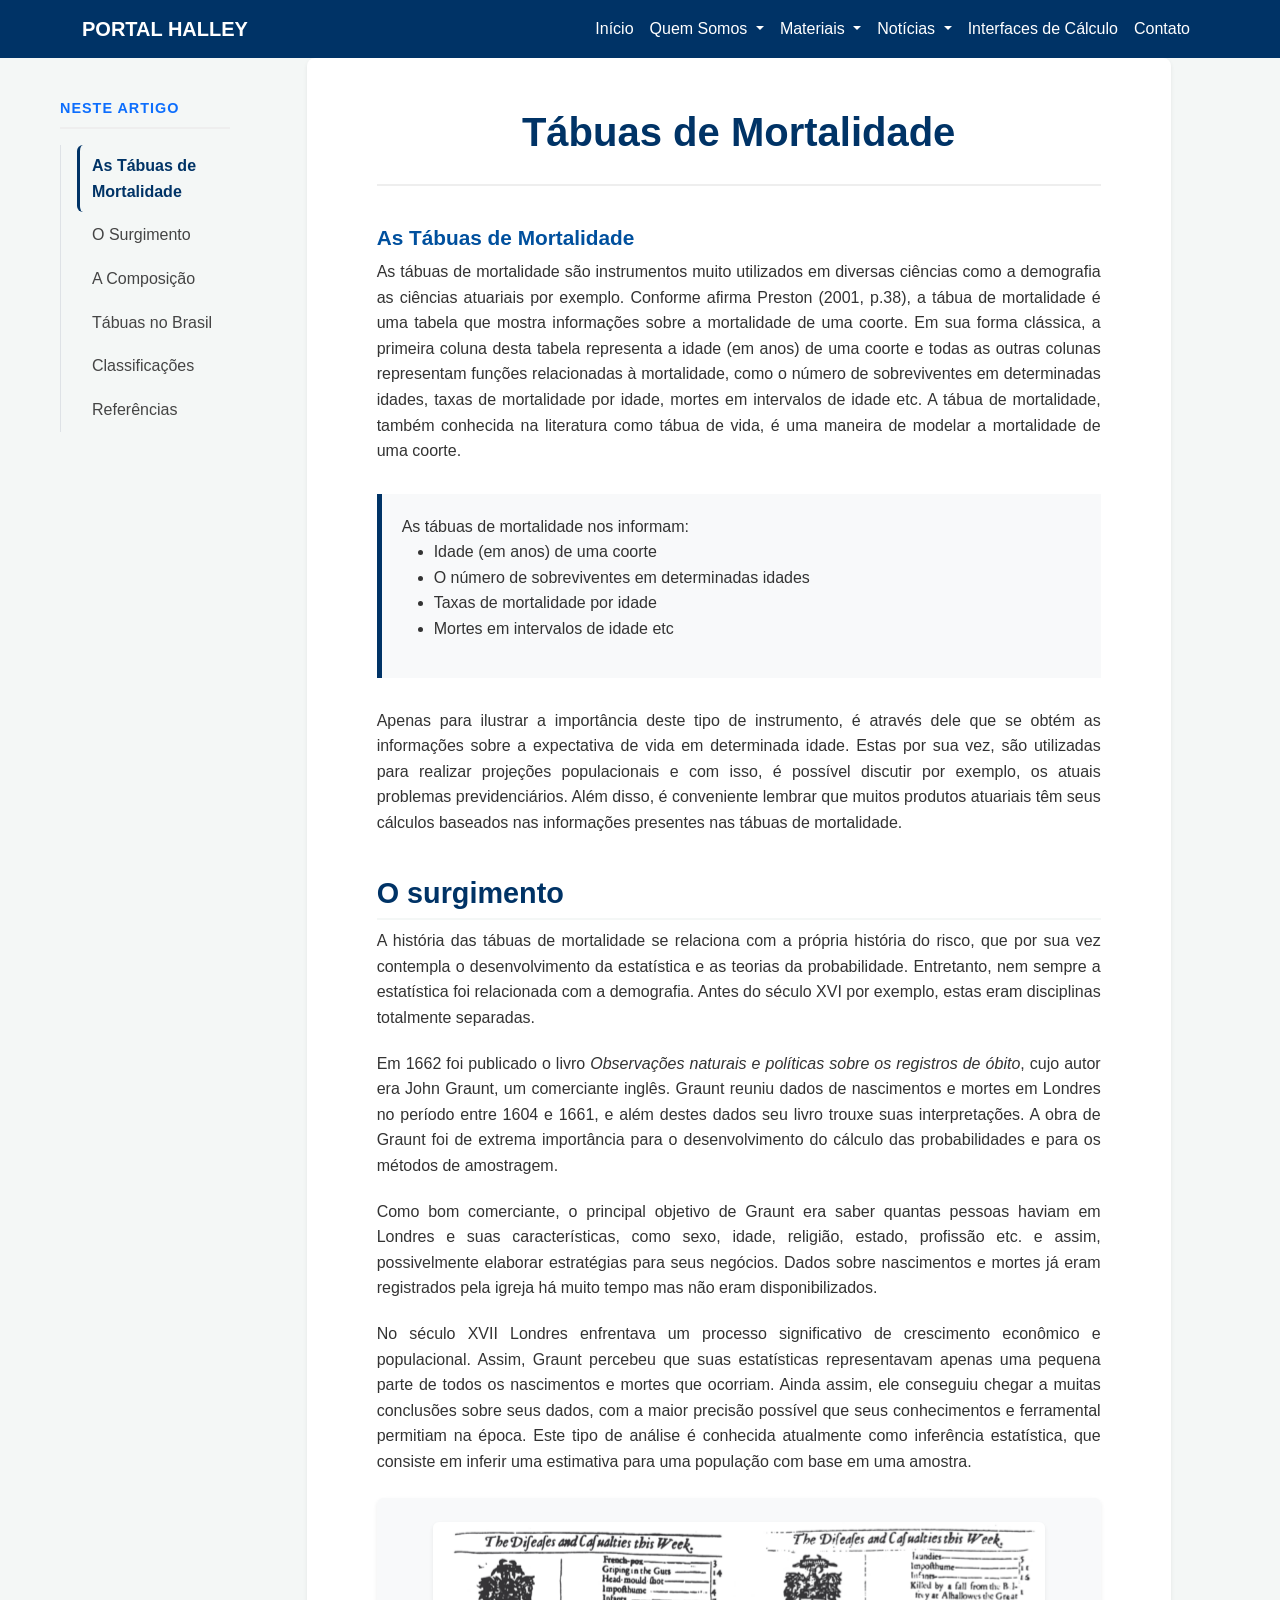
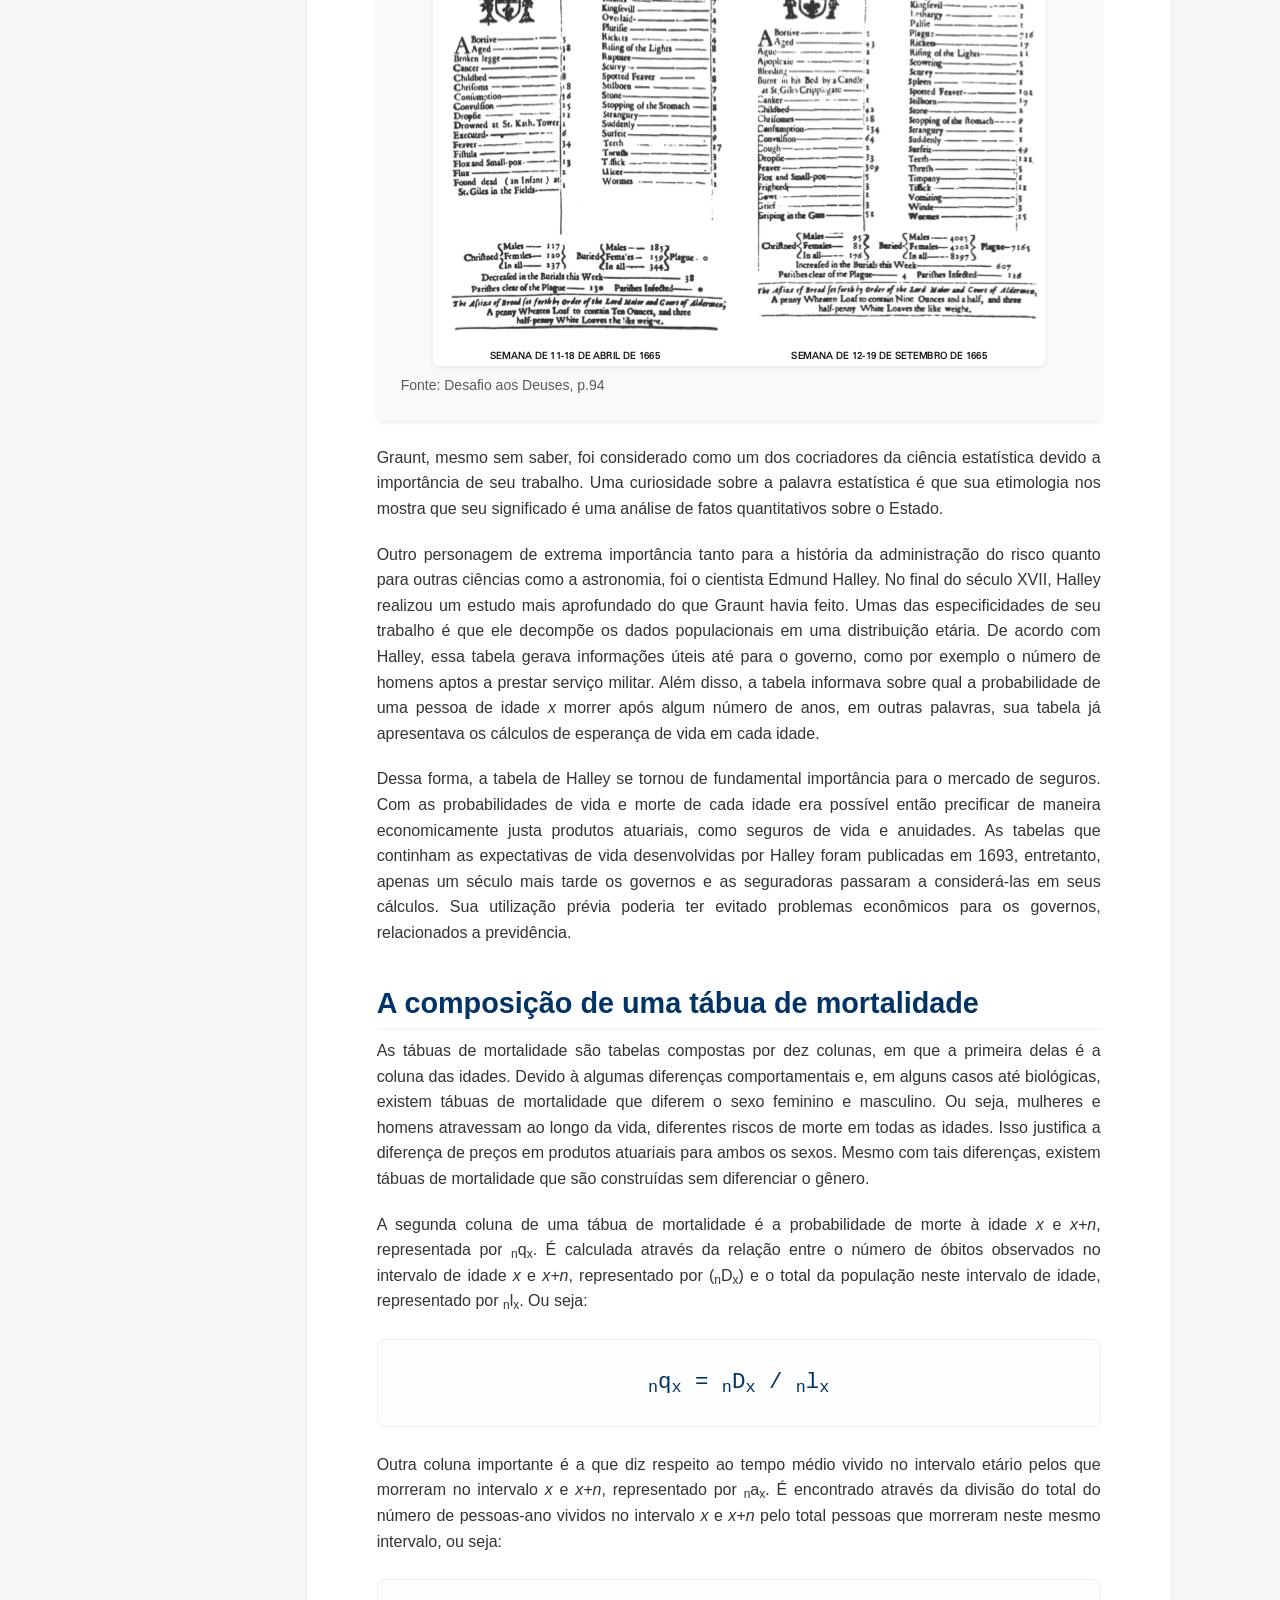
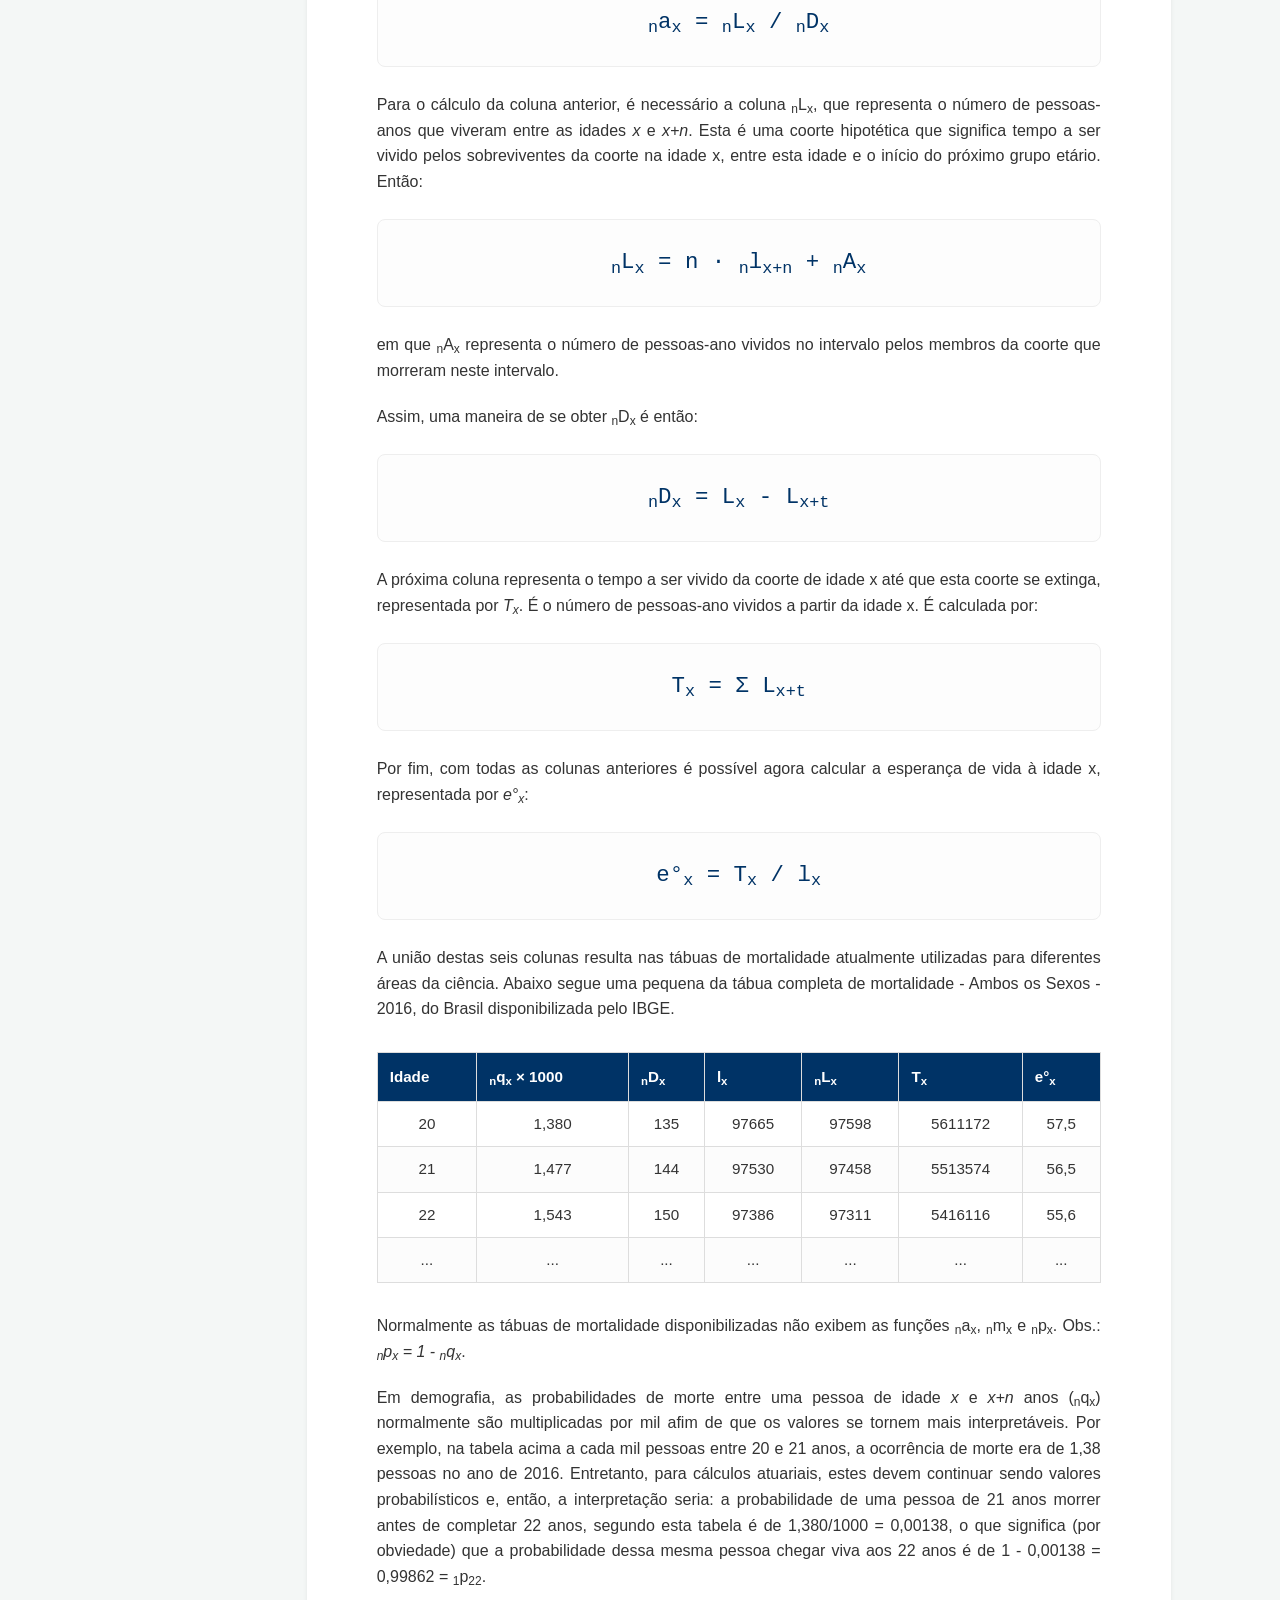
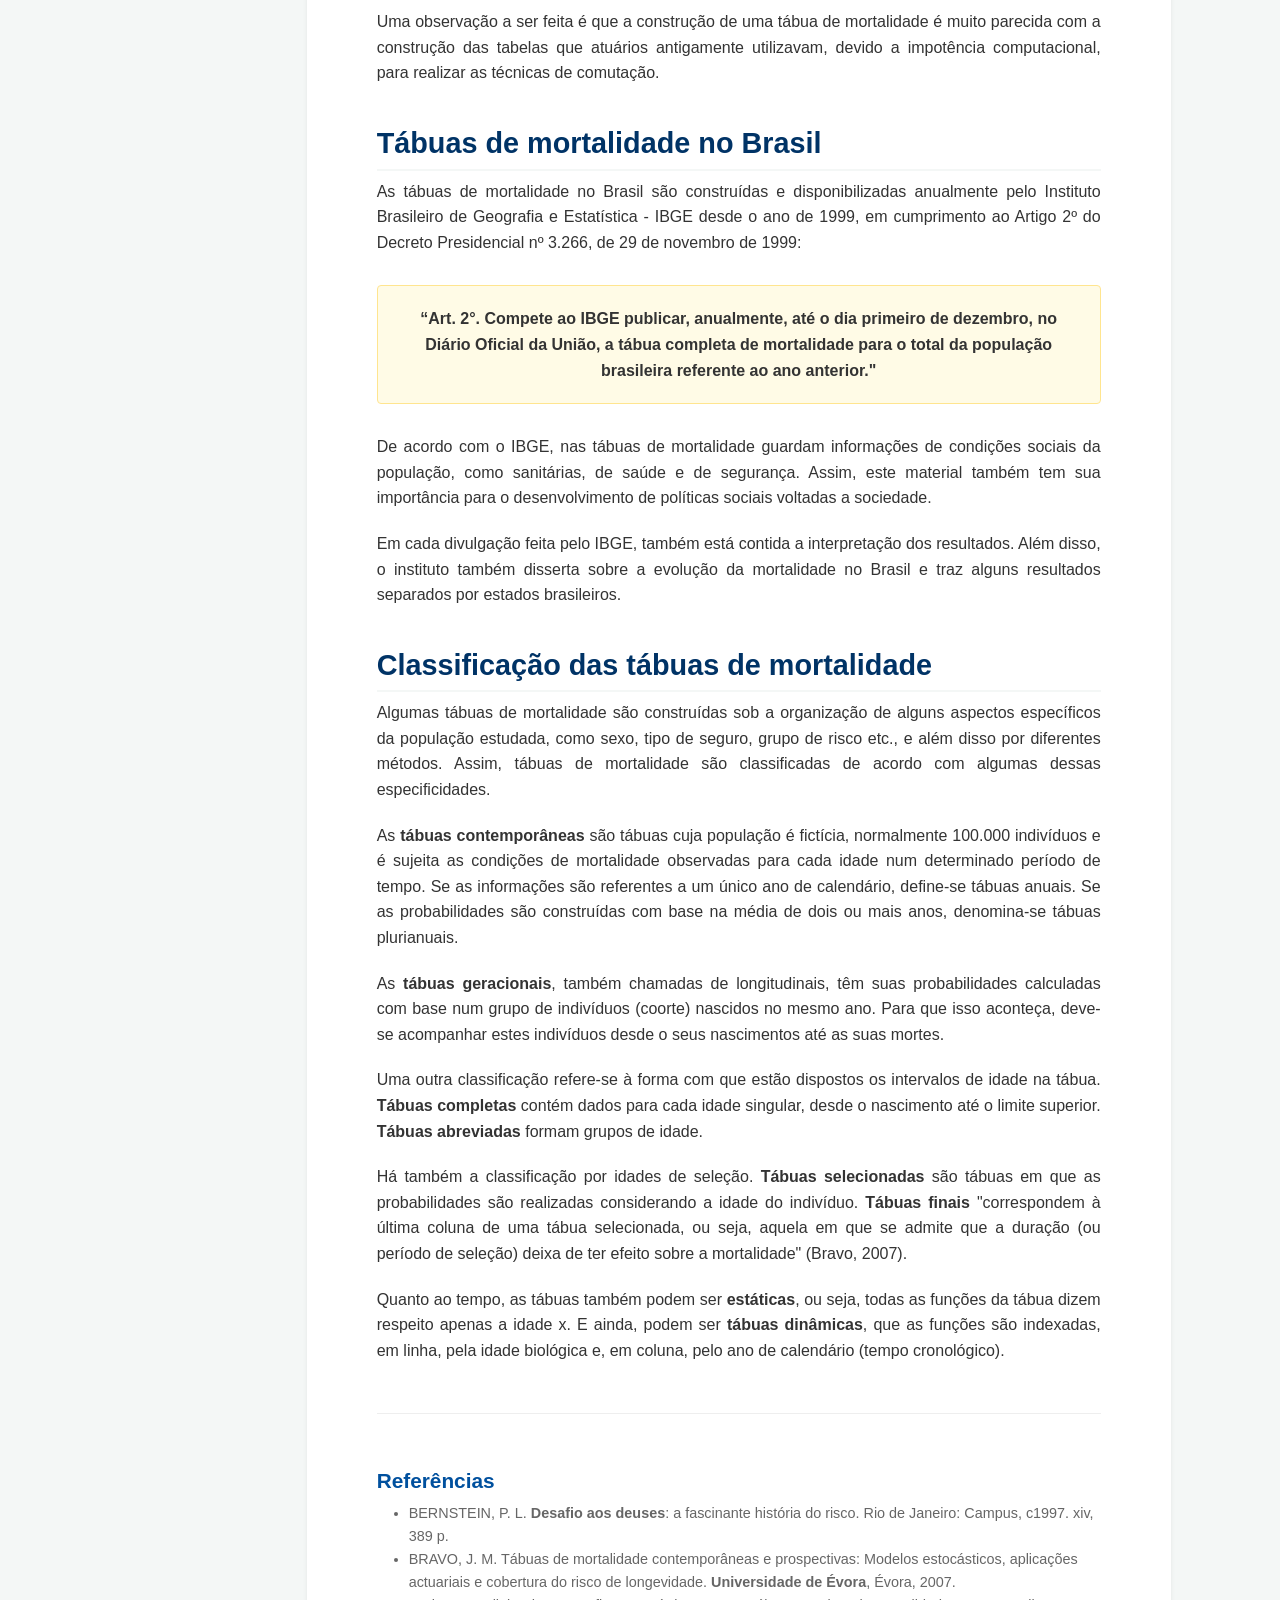
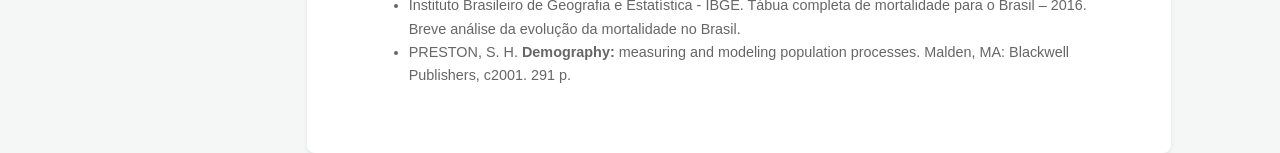
<file: tabuas-vida.html>
<!DOCTYPE html>
<html lang="pt-br">
<head>
    <meta charset="UTF-8">
    <meta name="viewport" content="width=device-width, initial-scale=1.0">
    <title>Tábuas de Mortalidade - Portal Halley</title>
    
    <link href="https://cdn.jsdelivr.net/npm/bootstrap@5.3.0/dist/css/bootstrap.min.css" rel="stylesheet">
    <link rel="stylesheet" href="https://cdn.jsdelivr.net/npm/bootstrap-icons@1.11.0/font/bootstrap-icons.css">
    <link rel="stylesheet" href="style-article.css">
    </style>
    <!-- Google tag (gtag.js) -->
    <script async src="https://www.googletagmanager.com/gtag/js?id=G-BBHYFFQN7X"></script>
    <script>
        window.dataLayer = window.dataLayer || [];
        function gtag(){dataLayer.push(arguments);}
        gtag('js', new Date());

        gtag('config', 'G-BBHYFFQN7X');
    </script>
</head>
<body>

    <!-- Navegação -->
    <nav class="navbar navbar-expand-lg sticky-top">
        <div class="container">
            <a class="navbar-brand fw-bold" href="index.html">PORTAL HALLEY</a>
            <button class="navbar-toggler" type="button" data-bs-toggle="collapse" data-bs-target="#navbarNav">
                <span class="navbar-toggler-icon"></span>
            </button>
            
            <div class="collapse navbar-collapse" id="navbarNav">
                <ul class="navbar-nav ms-auto">
                    <li class="nav-item"><a href="index.html" class="nav-link">Início</a></li>
                    
                    <li class="nav-item dropdown">
                        <a class="nav-link dropdown-toggle" href="quem-somos.html" id="navbarQuemSomos" role="button">
                            Quem Somos
                        </a>
                        <ul class="dropdown-menu border-0 shadow-sm">
                            <li><a class="dropdown-item" href="quem-somos.html#projeto">O Projeto</a></li>
                            <li><a class="dropdown-item" href="quem-somos.html#nome">A origem do nome</a></li>
                            <li><a class="dropdown-item" href="quem-somos.html#equipe">Nossa Equipe</a></li>
                        </ul>
                    </li>

                    <li class="nav-item dropdown">
                        <a class="nav-link dropdown-toggle" href="materiais.html" id="navbarMateriais" role="button">
                            Materiais
                        </a>
                        <ul class="dropdown-menu border-0 shadow-sm">
                            <li><a class="dropdown-item" href="materiais.html#notas">Notas de Aula</a></li>
                            <li><a class="dropdown-item" href="materiais.html#apoio">Materiais de Apoio</a></li>
                        </ul>
                    </li>

                    <li class="nav-item dropdown">
                        <a class="nav-link dropdown-toggle" href="noticias-eventos.html" id="navbarNoticias" role="button">
                            Notícias
                        </a>
                        <ul class="dropdown-menu border-0 shadow-sm">
                            <li><a class="dropdown-item" href="noticias-eventos.html#noticias">Notícias</a></li>
                            <li><a class="dropdown-item" href="noticias-eventos.html#eventos">Eventos</a></li>
                            <li><a class="dropdown-item" href="noticias-eventos.html#publicacoes">Publicações</a></li>
                        </ul>
                    </li>
                    
                    <li class="nav-item"><a href="interfaces.html" class="nav-link">Interfaces de Cálculo</a></li>
                    <li class="nav-item"><a href="contato.html" class="nav-link">Contato</a></li>
                </ul>
            </div>
        </div>
    </nav>

<div class="container-fluid">
    <div class="row px-lg-5">
        <nav id="toc" class="col-md-2 col-lg-2 d-none d-md-block position-sticky vh-100 overflow-auto" style="top: 100px;">
            <h5 class="fw-bold mb-3 text-primary" style="font-size: 0.9rem; text-transform: uppercase;">Neste Artigo</h5>
            <div id="toc-list" class="nav flex-column nav-pills border-start ps-3">
                <a class="nav-link small active" href="#introducao">As Tábuas de Mortalidade</a>
                <a class="nav-link small" href="#surgimento">O Surgimento</a>
                <a class="nav-link small" href="#composicao">A Composição</a>
                <a class="nav-link small" href="#brasil">Tábuas no Brasil</a>
                <a class="nav-link small" href="#classificacao">Classificações</a>
                <a class="nav-link small" href="#referencias">Referências</a>
            </div>
        </nav>

        <div class="col-md-9 col-lg-9 mx-auto">
            <article class="container-artigo shadow-sm" data-bs-spy="scroll" data-bs-target="#toc" data-bs-offset="120" tabindex="0">
        
        <header class="artigo-header">
            <h1>Tábuas de Mortalidade</h1>
        </header>

        <section  id="introducao">
            <h3>As Tábuas de Mortalidade</h3>
            <p>As tábuas de mortalidade são instrumentos muito utilizados em diversas ciências como a demografia as ciências atuariais por exemplo. Conforme afirma Preston (2001, p.38), a tábua de mortalidade é uma tabela que mostra informações sobre a mortalidade de uma coorte. Em sua forma clássica, a primeira coluna desta tabela representa a idade (em anos) de uma coorte e todas as outras colunas representam funções relacionadas à mortalidade, como o número de sobreviventes em determinadas idades, taxas de mortalidade por idade, mortes em intervalos de idade etc. A tábua de mortalidade, também conhecida na literatura como tábua de vida, é uma maneira de modelar a mortalidade de uma coorte.</p>

            <div class="panel-primary">
                <div class="panel-heading">As tábuas de mortalidade nos informam:</div>
                <div class="panel-body">
                    <ul>
                        <li>Idade (em anos) de uma coorte</li>
                        <li>O número de sobreviventes em determinadas idades</li>
                        <li>Taxas de mortalidade por idade</li>
                        <li>Mortes em intervalos de idade etc</li>
                    </ul>
                </div>
            </div>

            <p>Apenas para ilustrar a importância deste tipo de instrumento, é através dele que se obtém as informações sobre a expectativa de vida em determinada idade. Estas por sua vez, são utilizadas para realizar projeções populacionais e com isso, é possível discutir por exemplo, os atuais problemas previdenciários. Além disso, é conveniente lembrar que muitos produtos atuariais têm seus cálculos baseados nas informações presentes nas tábuas de mortalidade.</p>
        </section>

        <section id="surgimento">
            <h2>O surgimento</h2>
            <p>A história das tábuas de mortalidade se relaciona com a própria história do risco, que por sua vez contempla o desenvolvimento da estatística e as teorias da probabilidade. Entretanto, nem sempre a estatística foi relacionada com a demografia. Antes do século XVI por exemplo, estas eram disciplinas totalmente separadas.</p>

            <p>Em 1662 foi publicado o livro <em>Observações naturais e políticas sobre os registros de óbito</em>, cujo autor era John Graunt, um comerciante inglês. Graunt reuniu dados de nascimentos e mortes em Londres no período entre 1604 e 1661, e além destes dados seu livro trouxe suas interpretações. A obra de Graunt foi de extrema importância para o desenvolvimento do cálculo das probabilidades e para os métodos de amostragem.</p>

            <p>Como bom comerciante, o principal objetivo de Graunt era saber quantas pessoas haviam em Londres e suas características, como sexo, idade, religião, estado, profissão etc. e assim, possivelmente elaborar estratégias para seus negócios. Dados sobre nascimentos e mortes já eram registrados pela igreja há muito tempo mas não eram disponibilizados.</p>

            <p>No século XVII Londres enfrentava um processo significativo de crescimento econômico e populacional. Assim, Graunt percebeu que suas estatísticas representavam apenas uma pequena parte de todos os nascimentos e mortes que ocorriam. Ainda assim, ele conseguiu chegar a muitas conclusões sobre seus dados, com a maior precisão possível que seus conhecimentos e ferramental permitiam na época. Este tipo de análise é conhecida atualmente como inferência estatística, que consiste em inferir uma estimativa para uma população com base em uma amostra.</p>

            <div class="card my-4 border-0 shadow-sm overflow-hidden text-center">
                <div class="bg-light p-4">
                    <img src="assets/img/tabua-graut.png" alt="Representação do trabalho de Graunt" class="img-fluid rounded shadow-sm" style="max-width: 100%; height: auto;">
                    <p class="mt-2 mb-0 small text-muted">Fonte: Desafio aos Deuses, p.94</p>
                </div>
            </div>

            <p>Graunt, mesmo sem saber, foi considerado como um dos cocriadores da ciência estatística devido a importância de seu trabalho. Uma curiosidade sobre a palavra estatística é que sua etimologia nos mostra que seu significado é uma análise de fatos quantitativos sobre o Estado.</p>

            <p>Outro personagem de extrema importância tanto para a história da administração do risco quanto para outras ciências como a astronomia, foi o cientista Edmund Halley. No final do século XVII, Halley realizou um estudo mais aprofundado do que Graunt havia feito. Umas das especificidades de seu trabalho é que ele decompõe os dados populacionais em uma distribuição etária. De acordo com Halley, essa tabela gerava informações úteis até para o governo, como por exemplo o número de homens aptos a prestar serviço militar. Além disso, a tabela informava sobre qual a probabilidade de uma pessoa de idade <em>x</em> morrer após algum número de anos, em outras palavras, sua tabela já apresentava os cálculos de esperança de vida em cada idade.</p>

            <p>Dessa forma, a tabela de Halley se tornou de fundamental importância para o mercado de seguros. Com as probabilidades de vida e morte de cada idade era possível então precificar de maneira economicamente justa produtos atuariais, como seguros de vida e anuidades. As tabelas que continham as expectativas de vida desenvolvidas por Halley foram publicadas em 1693, entretanto, apenas um século mais tarde os governos e as seguradoras passaram a considerá-las em seus cálculos. Sua utilização prévia poderia ter evitado problemas econômicos para os governos, relacionados a previdência.</p>
        </section>

        <section id="composicao">
            <h2>A composição de uma tábua de mortalidade</h2>
            <p>As tábuas de mortalidade são tabelas compostas por dez colunas, em que a primeira delas é a coluna das idades. Devido à algumas diferenças comportamentais e, em alguns casos até biológicas, existem tábuas de mortalidade que diferem o sexo feminino e masculino. Ou seja, mulheres e homens atravessam ao longo da vida, diferentes riscos de morte em todas as idades. Isso justifica a diferença de preços em produtos atuariais para ambos os sexos. Mesmo com tais diferenças, existem tábuas de mortalidade que são construídas sem diferenciar o gênero.</p>

            <p>A segunda coluna de uma tábua de mortalidade é a probabilidade de morte à idade <em>x</em> e <em>x+n</em>, representada por <sub>n</sub>q<sub>x</sub>. É calculada através da relação entre o número de óbitos observados no intervalo de idade <em>x</em> e <em>x+n</em>, representado por (<sub>n</sub>D<sub>x</sub>) e o total da população neste intervalo de idade, representado por <sub>n</sub>l<sub>x</sub>. Ou seja:</p>
            
            <div class="math-display">
                <sub>n</sub>q<sub>x</sub> = <sub>n</sub>D<sub>x</sub> / <sub>n</sub>l<sub>x</sub>
            </div>

            <p>Outra coluna importante é a que diz respeito ao tempo médio vivido no intervalo etário pelos que morreram no intervalo <em>x</em> e <em>x+n</em>, representado por <sub>n</sub>a<sub>x</sub>. É encontrado através da divisão do total do número de pessoas-ano vividos no intervalo <em>x</em> e <em>x+n</em> pelo total pessoas que morreram neste mesmo intervalo, ou seja:</p>

            <div class="math-display">
                <sub>n</sub>a<sub>x</sub> = <sub>n</sub>L<sub>x</sub> / <sub>n</sub>D<sub>x</sub>
            </div>

            <p>Para o cálculo da coluna anterior, é necessário a coluna <sub>n</sub>L<sub>x</sub>, que representa o número de pessoas-anos que viveram entre as idades <em>x</em> e <em>x+n</em>. Esta é uma coorte hipotética que significa tempo a ser vivido pelos sobreviventes da coorte na idade x, entre esta idade e o início do próximo grupo etário. Então:</p>

            <div class="math-display">
                <sub>n</sub>L<sub>x</sub> = n · <sub>n</sub>l<sub>x+n</sub> + <sub>n</sub>A<sub>x</sub>
            </div>

            <p>em que <sub>n</sub>A<sub>x</sub> representa o número de pessoas-ano vividos no intervalo pelos membros da coorte que morreram neste intervalo.</p>

            <p>Assim, uma maneira de se obter <sub>n</sub>D<sub>x</sub> é então:</p>

            <div class="math-display">
                <sub>n</sub>D<sub>x</sub> = L<sub>x</sub> - L<sub>x+t</sub>
            </div>

            <p>A próxima coluna representa o tempo a ser vivido da coorte de idade x até que esta coorte se extinga, representada por <em>T<sub>x</sub></em>. É o número de pessoas-ano vividos a partir da idade x. É calculada por:</p>

            <div class="math-display">
                T<sub>x</sub> = Σ L<sub>x+t</sub>
            </div>

            <p>Por fim, com todas as colunas anteriores é possível agora calcular a esperança de vida à idade x, representada por <em>e°<sub>x</sub></em>:</p>

            <div class="math-display">
                e°<sub>x</sub> = T<sub>x</sub> / l<sub>x</sub>
            </div>

            <p>A união destas seis colunas resulta nas tábuas de mortalidade atualmente utilizadas para diferentes áreas da ciência. Abaixo segue uma pequena da tábua completa de mortalidade - Ambos os Sexos - 2016, do Brasil disponibilizada pelo IBGE.</p>

            <table>
                <thead>
                    <tr>
                        <th>Idade</th>
                        <th><sub>n</sub>q<sub>x</sub> × 1000</th>
                        <th><sub>n</sub>D<sub>x</sub></th>
                        <th>l<sub>x</sub></th>
                        <th><sub>n</sub>L<sub>x</sub></th>
                        <th>T<sub>x</sub></th>
                        <th>e°<sub>x</sub></th>
                    </tr>
                </thead>
                <tbody>
                    <tr><td>20</td><td>1,380</td><td>135</td><td>97665</td><td>97598</td><td>5611172</td><td>57,5</td></tr>
                    <tr><td>21</td><td>1,477</td><td>144</td><td>97530</td><td>97458</td><td>5513574</td><td>56,5</td></tr>
                    <tr><td>22</td><td>1,543</td><td>150</td><td>97386</td><td>97311</td><td>5416116</td><td>55,6</td></tr>
                    <tr><td>...</td><td>...</td><td>...</td><td>...</td><td>...</td><td>...</td><td>...</td></tr>
                </tbody>
            </table>

            <p>Normalmente as tábuas de mortalidade disponibilizadas não exibem as funções <sub>n</sub>a<sub>x</sub>, <sub>n</sub>m<sub>x</sub> e <sub>n</sub>p<sub>x</sub>. Obs.: <em><sub>n</sub>p<sub>x</sub> = 1 - <sub>n</sub>q<sub>x</sub></em>.</p>

            <p>Em demografia, as probabilidades de morte entre uma pessoa de idade <em>x</em> e <em>x+n</em> anos (<sub>n</sub>q<sub>x</sub>) normalmente são multiplicadas por mil afim de que os valores se tornem mais interpretáveis. Por exemplo, na tabela acima a cada mil pessoas entre 20 e 21 anos, a ocorrência de morte era de 1,38 pessoas no ano de 2016. Entretanto, para cálculos atuariais, estes devem continuar sendo valores probabilísticos e, então, a interpretação seria: a probabilidade de uma pessoa de 21 anos morrer antes de completar 22 anos, segundo esta tabela é de 1,380/1000 = 0,00138, o que significa (por obviedade) que a probabilidade dessa mesma pessoa chegar viva aos 22 anos é de 1 - 0,00138 = 0,99862 = <sub>1</sub>p<sub>22</sub>.</p>

            <p>Uma observação a ser feita é que a construção de uma tábua de mortalidade é muito parecida com a construção das tabelas que atuários antigamente utilizavam, devido a impotência computacional, para realizar as técnicas de comutação.</p>
        </section>

        <section id="brasil">
            <h2>Tábuas de mortalidade no Brasil</h2>
            <p>As tábuas de mortalidade no Brasil são construídas e disponibilizadas anualmente pelo Instituto Brasileiro de Geografia e Estatística - IBGE desde o ano de 1999, em cumprimento ao Artigo 2º do Decreto Presidencial nº 3.266, de 29 de novembro de 1999:</p>

            <div class="quote-box">
                <strong>“Art. 2°. Compete ao IBGE publicar, anualmente, até o dia primeiro de dezembro, no Diário Oficial da União, a tábua completa de mortalidade para o total da população brasileira referente ao ano anterior."</strong>
            </div>

            <p>De acordo com o IBGE, nas tábuas de mortalidade guardam informações de condições sociais da população, como sanitárias, de saúde e de segurança. Assim, este material também tem sua importância para o desenvolvimento de políticas sociais voltadas a sociedade.</p>

            <p>Em cada divulgação feita pelo IBGE, também está contida a interpretação dos resultados. Além disso, o instituto também disserta sobre a evolução da mortalidade no Brasil e traz alguns resultados separados por estados brasileiros.</p>
        </section>

        <section>
            <h2>Classificação das tábuas de mortalidade</h2>
            <p>Algumas tábuas de mortalidade são construídas sob a organização de alguns aspectos específicos da população estudada, como sexo, tipo de seguro, grupo de risco etc., e além disso por diferentes métodos. Assim, tábuas de mortalidade são classificadas de acordo com algumas dessas especificidades.</p>

            <p>As <strong>tábuas contemporâneas</strong> são tábuas cuja população é fictícia, normalmente 100.000 indivíduos e é sujeita as condições de mortalidade observadas para cada idade num determinado período de tempo. Se as informações são referentes a um único ano de calendário, define-se tábuas anuais. Se as probabilidades são construídas com base na média de dois ou mais anos, denomina-se tábuas plurianuais.</p>

            <p>As <strong>tábuas geracionais</strong>, também chamadas de longitudinais, têm suas probabilidades calculadas com base num grupo de indivíduos (coorte) nascidos no mesmo ano. Para que isso aconteça, deve-se acompanhar estes indivíduos desde o seus nascimentos até as suas mortes.</p>

            <p>Uma outra classificação refere-se à forma com que estão dispostos os intervalos de idade na tábua. <strong>Tábuas completas</strong> contém dados para cada idade singular, desde o nascimento até o limite superior. <strong>Tábuas abreviadas</strong> formam grupos de idade.</p>

            <p>Há também a classificação por idades de seleção. <strong>Tábuas selecionadas</strong> são tábuas em que as probabilidades são realizadas considerando a idade do indivíduo. <strong>Tábuas finais</strong> "correspondem à última coluna de uma tábua selecionada, ou seja, aquela em que se admite que a duração (ou período de seleção) deixa de ter efeito sobre a mortalidade" (Bravo, 2007).</p>

            <p>Quanto ao tempo, as tábuas também podem ser <strong>estáticas</strong>, ou seja, todas as funções da tábua dizem respeito apenas a idade x. E ainda, podem ser <strong>tábuas dinâmicas</strong>, que as funções são indexadas, em linha, pela idade biológica e, em coluna, pelo ano de calendário (tempo cronológico).</p>
        </section>

        <footer class="references" id="referencias">
            <h3>Referências</h3>
            <ul>
                <li>BERNSTEIN, P. L. <strong>Desafio aos deuses</strong>: a fascinante história do risco. Rio de Janeiro: Campus, c1997. xiv, 389 p.</li>
                <li>BRAVO, J. M. Tábuas de mortalidade contemporâneas e prospectivas: Modelos estocásticos, aplicações actuariais e cobertura do risco de longevidade. <strong>Universidade de Évora</strong>, Évora, 2007.</li>
                <li>Instituto Brasileiro de Geografia e Estatística - IBGE. Tábua completa de mortalidade para o Brasil – 2016. Breve análise da evolução da mortalidade no Brasil.</li>
                <li>PRESTON, S. H. <strong>Demography:</strong> measuring and modeling population processes. Malden, MA: Blackwell Publishers, c2001. 291 p.</li>
            </ul>
        </footer>
    </article>
</div>

<script src="https://cdn.jsdelivr.net/npm/bootstrap@5.3.0/dist/js/bootstrap.bundle.min.js"></script>
<script src="script.js"></script>

</body>
</html>
</file>
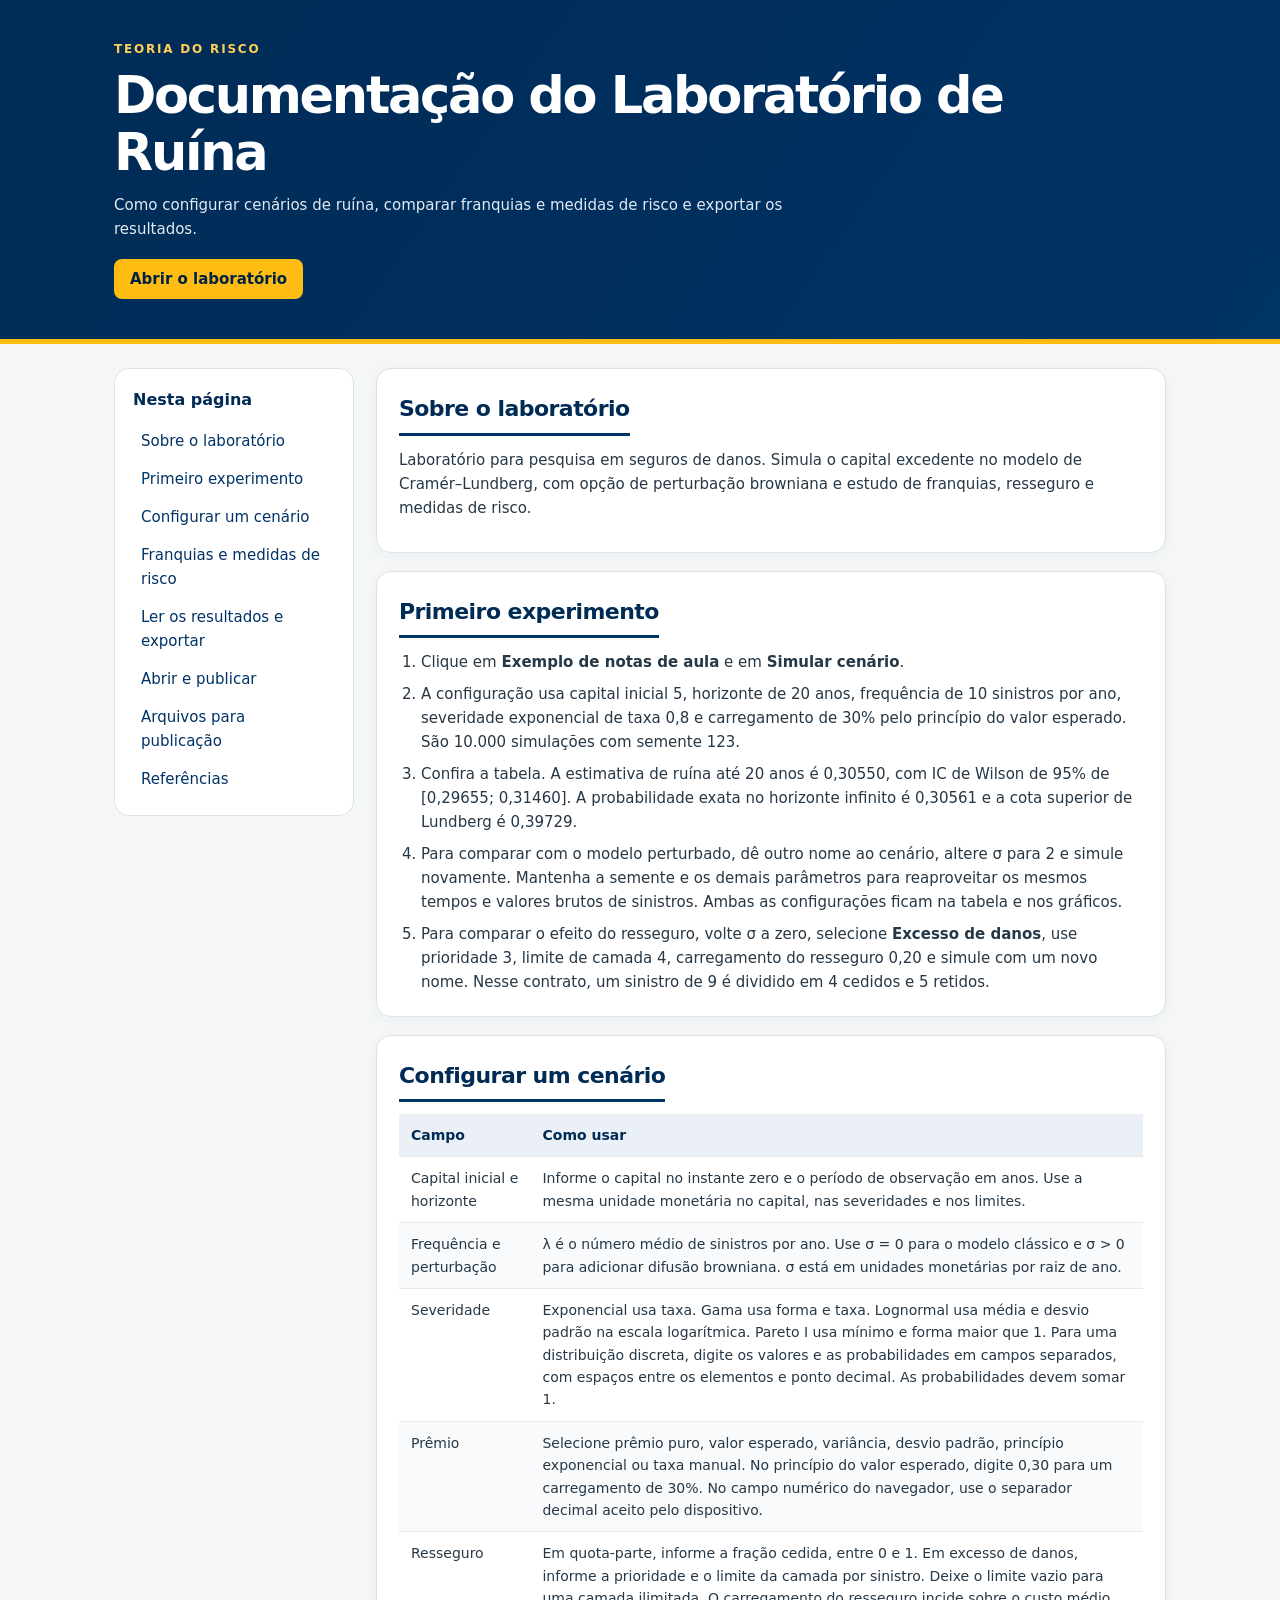
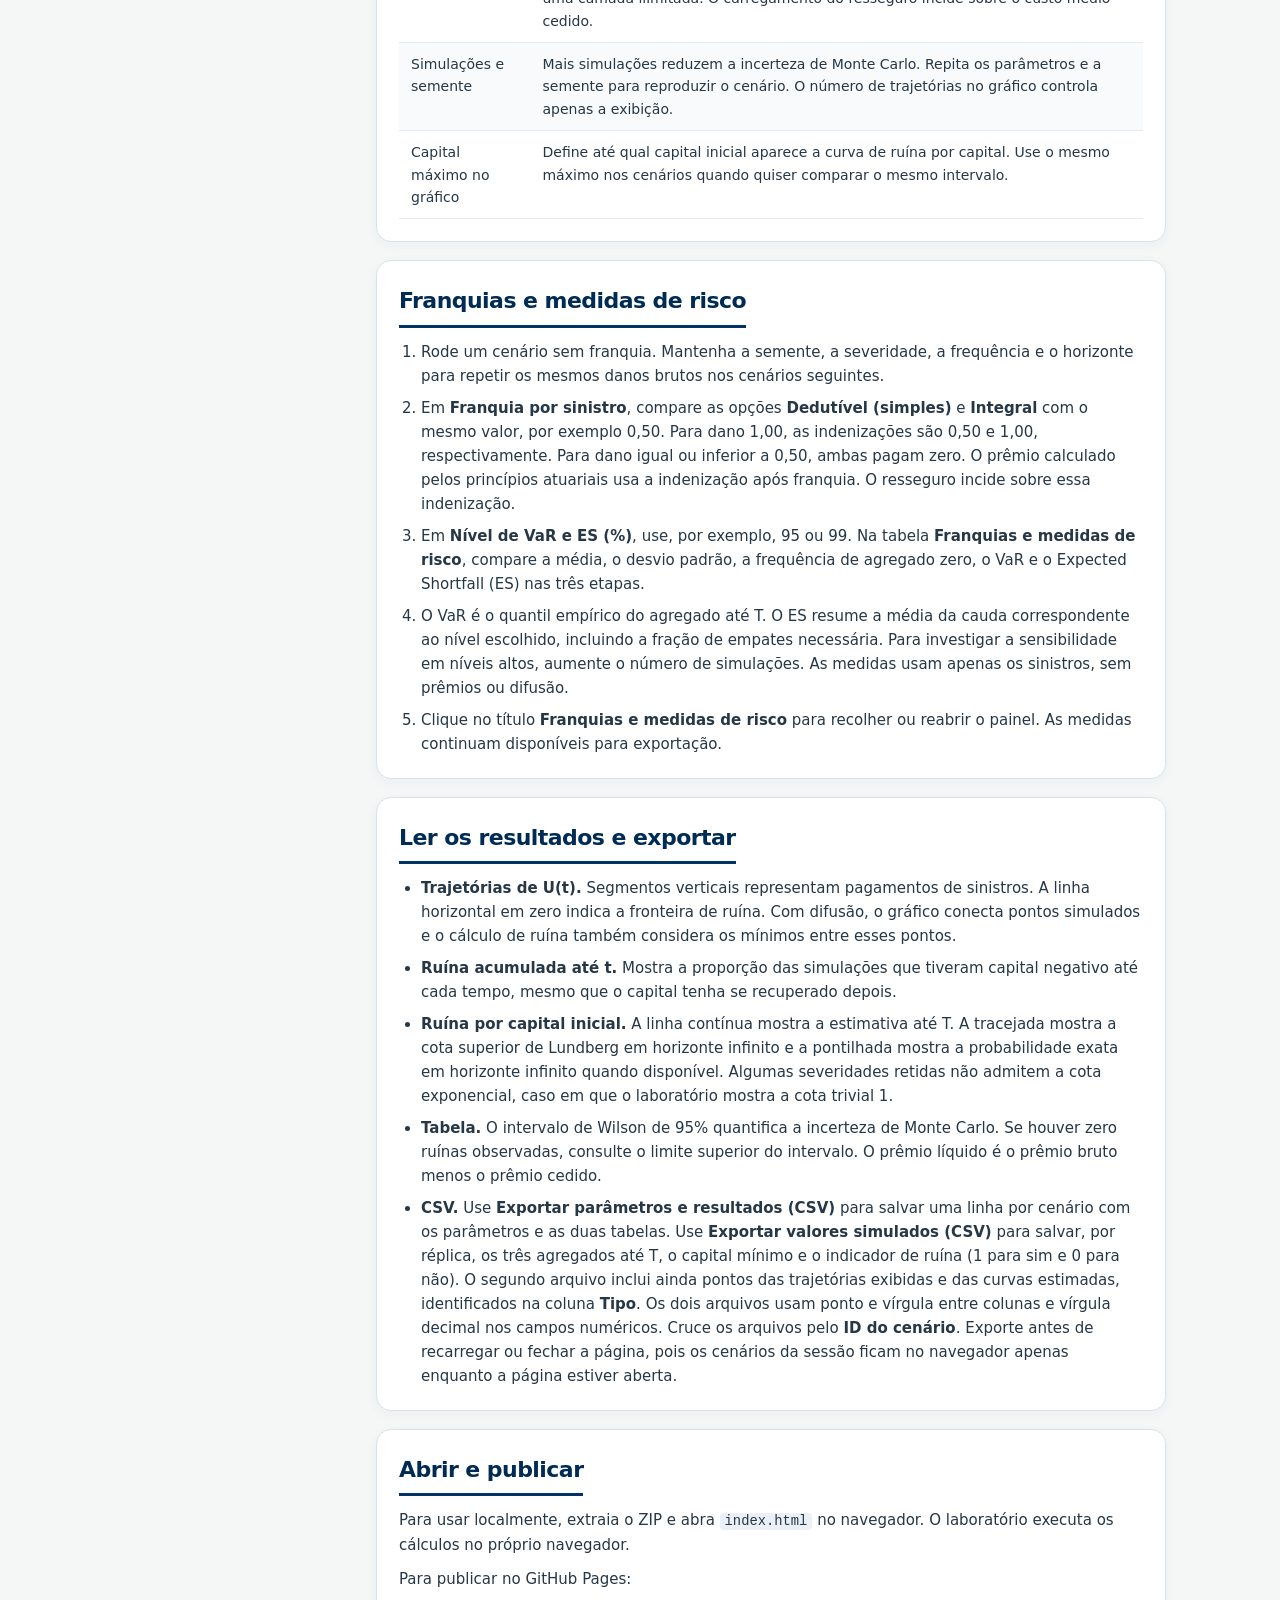
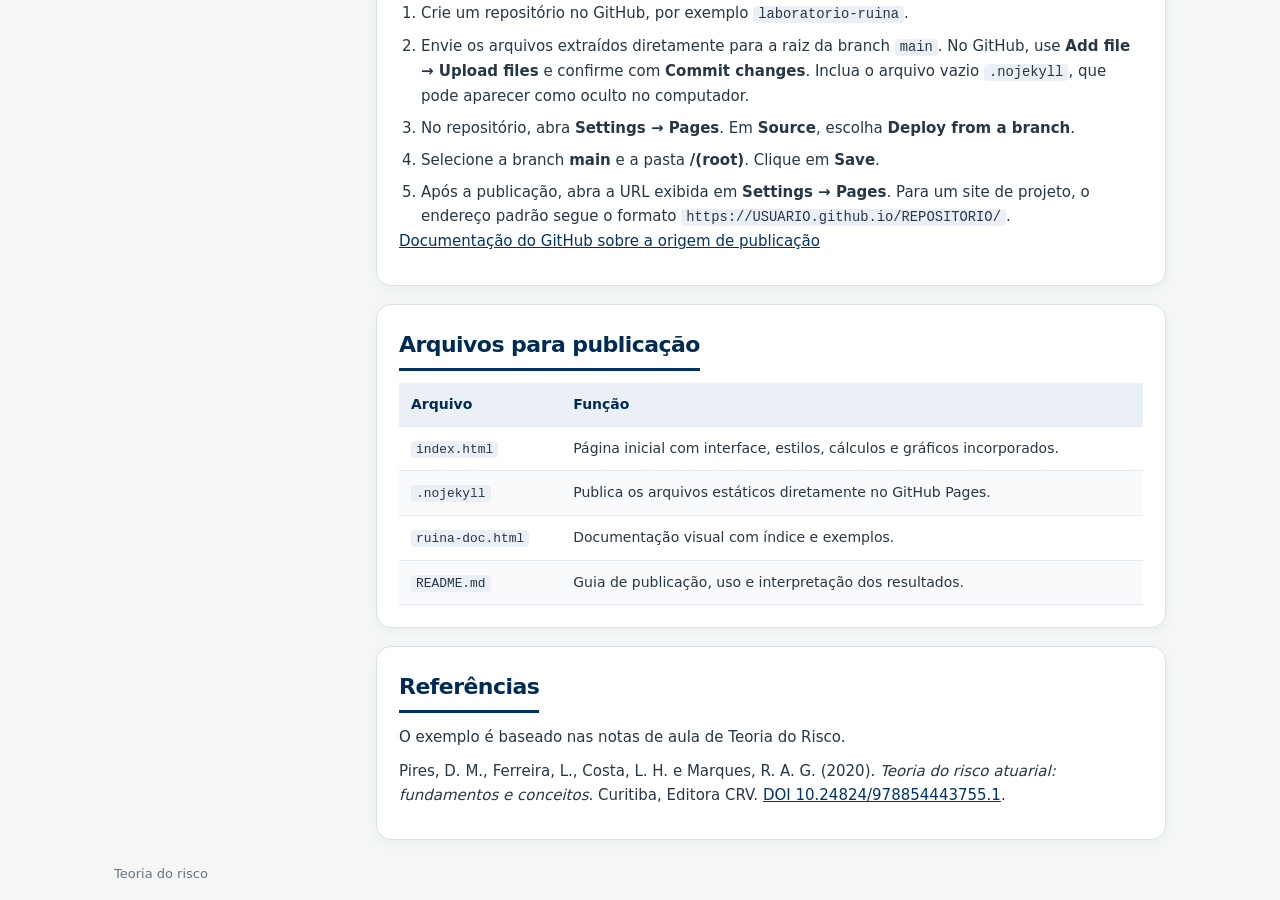
<file: interfaces/lab-atuarial-ruina/ruina-doc.html>
<!doctype html>
<html lang="pt-BR">
<head>
<meta charset="utf-8">
<meta name="viewport" content="width=device-width, initial-scale=1">
<title>Documentação do Laboratório de Ruína</title>
<style>
* { box-sizing: border-box; }
html { scroll-behavior: smooth; scroll-padding-top: 16px; }
body {
    margin: 0;
    background: #f4f7f6;
    color: #263746;
    font: 15px/1.6 'Roboto', system-ui, sans-serif;
}

/* Cabeçalho no padrão do portal */
header {
    background: linear-gradient(125deg, #002b55, #003366);
    color: #fff;
    padding: 40px max(24px, calc((100% - 1052px) / 2));
    border-bottom: 5px solid #ffbc13;
}
header .eyebrow {
    color: #ffcf55;
    font-size: 12px;
    text-transform: uppercase;
    font-weight: 750;
    letter-spacing: .15em;
}
header h1 {
    font-size: clamp(29px, 4.1vw, 51px);
    letter-spacing: -.045em;
    line-height: 1.12;
    margin: 8px 0 12px;
}
header p { color: #e1eaf2; margin: 6px 0; max-width: 670px; }
.btn {
    display: inline-block;
    margin-top: 12px;
    padding: 8px 16px;
    border-radius: 8px;
    background: #ffbc13;
    color: #002244;
    font-weight: 700;
    text-decoration: none;
}
.btn:hover { background: #ffcf55; }

/* Layout */
main {
    max-width: 1100px;
    margin: auto;
    padding: 24px;
    display: grid;
    grid-template-columns: 240px minmax(0, 1fr);
    gap: 22px;
    align-items: start;
}
nav.toc {
    position: sticky;
    top: 16px;
    background: #fff;
    border: 1px solid #d9e2e9;
    border-radius: 15px;
    padding: 18px;
}
nav.toc h2 { font-size: 16px; margin: 0 0 10px; color: #002b55; }
nav.toc ul { list-style: none; margin: 0; padding: 0; display: grid; gap: 2px; }
nav.toc a {
    display: block;
    padding: 6px 8px;
    border-radius: 7px;
    color: #003366;
    text-decoration: none;
    font-weight: 500;
}
nav.toc a:hover { background: #e8f0f7; }

article { display: grid; gap: 18px; min-width: 0; }
section {
    background: #fff;
    border: 1px solid #d9e2e9;
    border-radius: 15px;
    padding: 22px;
    box-shadow: 0 3px 12px rgba(0, 43, 85, .045);
}
section h2 {
    font-size: 22px;
    letter-spacing: -.025em;
    color: #002b55;
    margin: 0 0 12px;
    border-bottom: 3px solid #003366;
    display: inline-block;
    padding-bottom: 6px;
}
section p { margin: 0 0 10px; }
section ol, section ul { margin: 0; padding-left: 22px; }
section li { margin-bottom: 8px; }
section li:last-child { margin-bottom: 0; }
code {
    background: #eaf0f5;
    border-radius: 4px;
    padding: 1px 5px;
    font-size: .92em;
}
a { color: #003366; }
:focus-visible { outline: 3px solid #ffbc13; outline-offset: 2px; }

.table { overflow-x: auto; }
table { width: 100%; border-collapse: collapse; font-size: 14px; }
th, td { padding: 10px 12px; text-align: left; vertical-align: top; border-bottom: 1px solid #e4eaf0; }
thead th { background: #eaf0f5; color: #002b55; }
tbody th { white-space: nowrap; color: #002b55; width: 1%; }
tbody tr:nth-child(even) { background: #f8fafb; }

.note {
    background: #fff7e5;
    border: 1px solid #f0d58e;
    color: #624a12;
    padding: 10px 12px;
    border-radius: 8px;
    margin-top: 12px;
}

footer {
    max-width: 1100px;
    margin: auto;
    padding: 0 24px 24px;
    color: #647585;
    font-size: 13px;
}

@media (max-width: 850px) {
    main { grid-template-columns: 1fr; }
    nav.toc { position: static; }
}
@media (max-width: 540px) {
    main { padding: 12px; }
    section { padding: 16px; }
}
@media (prefers-reduced-motion: reduce) {
    html { scroll-behavior: auto; }
}
</style>
</head>
<body>
<header>
    <div class="eyebrow">Teoria do risco</div>
    <h1>Documentação do Laboratório de Ruína</h1>
    <p>Como configurar cenários de ruína, comparar franquias e medidas de risco e exportar os resultados.</p>
    <a class="btn" href="index.html">Abrir o laboratório</a>
</header>

<main>
<nav class="toc" aria-label="Nesta página">
    <h2>Nesta página</h2>
    <ul>
        <li><a href="#sobre">Sobre o laboratório</a></li>
        <li><a href="#experimento">Primeiro experimento</a></li>
        <li><a href="#configurar">Configurar um cenário</a></li>
        <li><a href="#franquias">Franquias e medidas de risco</a></li>
        <li><a href="#resultados">Ler os resultados e exportar</a></li>
        <li><a href="#publicar">Abrir e publicar</a></li>
        <li><a href="#arquivos">Arquivos para publicação</a></li>
        <li><a href="#referencias">Referências</a></li>
    </ul>
</nav>
<article>
<section id="sobre">
    <h2>Sobre o laboratório</h2>
<p>Laboratório para pesquisa em seguros de danos. Simula o capital excedente no modelo de Cramér–Lundberg, com opção de perturbação browniana e estudo de franquias, resseguro e medidas de risco.</p>
</section>

<section id="experimento">
    <h2>Primeiro experimento</h2>
<ol type="1">
<li>Clique em <strong>Exemplo de notas de aula</strong> e em <strong>Simular cenário</strong>.</li>
<li>A configuração usa capital inicial 5, horizonte de 20 anos, frequência de 10 sinistros por ano, severidade exponencial de taxa 0,8 e carregamento de 30% pelo princípio do valor esperado. São 10.000 simulações com semente 123.</li>
<li>Confira a tabela. A estimativa de ruína até 20 anos é 0,30550, com IC de Wilson de 95% de [0,29655; 0,31460]. A probabilidade exata no horizonte infinito é 0,30561 e a cota superior de Lundberg é 0,39729.</li>
<li>Para comparar com o modelo perturbado, dê outro nome ao cenário, altere σ para 2 e simule novamente. Mantenha a semente e os demais parâmetros para reaproveitar os mesmos tempos e valores brutos de sinistros. Ambas as configurações ficam na tabela e nos gráficos.</li>
<li>Para comparar o efeito do resseguro, volte σ a zero, selecione <strong>Excesso de danos</strong>, use prioridade 3, limite de camada 4, carregamento do resseguro 0,20 e simule com um novo nome. Nesse contrato, um sinistro de 9 é dividido em 4 cedidos e 5 retidos.</li>
</ol>
</section>

<section id="configurar">
    <h2>Configurar um cenário</h2>
<div class="table" tabindex="0" role="region" aria-label="Configurar um cenário"><table>
<thead>
<tr class="header">
<th>Campo</th>
<th>Como usar</th>
</tr>
</thead>
<tbody>
<tr class="odd">
<td>Capital inicial e horizonte</td>
<td>Informe o capital no instante zero e o período de observação em anos. Use a mesma unidade monetária no capital, nas severidades e nos limites.</td>
</tr>
<tr class="even">
<td>Frequência e perturbação</td>
<td>λ é o número médio de sinistros por ano. Use σ = 0 para o modelo clássico e σ &gt; 0 para adicionar difusão browniana. σ está em unidades monetárias por raiz de ano.</td>
</tr>
<tr class="odd">
<td>Severidade</td>
<td>Exponencial usa taxa. Gama usa forma e taxa. Lognormal usa média e desvio padrão na escala logarítmica. Pareto I usa mínimo e forma maior que 1. Para uma distribuição discreta, digite os valores e as probabilidades em campos separados, com espaços entre os elementos e ponto decimal. As probabilidades devem somar 1.</td>
</tr>
<tr class="even">
<td>Prêmio</td>
<td>Selecione prêmio puro, valor esperado, variância, desvio padrão, princípio exponencial ou taxa manual. No princípio do valor esperado, digite 0,30 para um carregamento de 30%. No campo numérico do navegador, use o separador decimal aceito pelo dispositivo.</td>
</tr>
<tr class="odd">
<td>Resseguro</td>
<td>Em quota-parte, informe a fração cedida, entre 0 e 1. Em excesso de danos, informe a prioridade e o limite da camada por sinistro. Deixe o limite vazio para uma camada ilimitada. O carregamento do resseguro incide sobre o custo médio cedido.</td>
</tr>
<tr class="even">
<td>Simulações e semente</td>
<td>Mais simulações reduzem a incerteza de Monte Carlo. Repita os parâmetros e a semente para reproduzir o cenário. O número de trajetórias no gráfico controla apenas a exibição.</td>
</tr>
<tr class="odd">
<td>Capital máximo no gráfico</td>
<td>Define até qual capital inicial aparece a curva de ruína por capital. Use o mesmo máximo nos cenários quando quiser comparar o mesmo intervalo.</td>
</tr>
</tbody>
</table></div>
</section>

<section id="franquias">
    <h2>Franquias e medidas de risco</h2>
<ol type="1">
<li>Rode um cenário sem franquia. Mantenha a semente, a severidade, a frequência e o horizonte para repetir os mesmos danos brutos nos cenários seguintes.</li>
<li>Em <strong>Franquia por sinistro</strong>, compare as opções <strong>Dedutível (simples)</strong> e <strong>Integral</strong> com o mesmo valor, por exemplo 0,50. Para dano 1,00, as indenizações são 0,50 e 1,00, respectivamente. Para dano igual ou inferior a 0,50, ambas pagam zero. O prêmio calculado pelos princípios atuariais usa a indenização após franquia. O resseguro incide sobre essa indenização.</li>
<li>Em <strong>Nível de VaR e ES (%)</strong>, use, por exemplo, 95 ou 99. Na tabela <strong>Franquias e medidas de risco</strong>, compare a média, o desvio padrão, a frequência de agregado zero, o VaR e o Expected Shortfall (ES) nas três etapas.</li>
<li>O VaR é o quantil empírico do agregado até T. O ES resume a média da cauda correspondente ao nível escolhido, incluindo a fração de empates necessária. Para investigar a sensibilidade em níveis altos, aumente o número de simulações. As medidas usam apenas os sinistros, sem prêmios ou difusão.</li>
<li>Clique no título <strong>Franquias e medidas de risco</strong> para recolher ou reabrir o painel. As medidas continuam disponíveis para exportação.</li>
</ol>
</section>

<section id="resultados">
    <h2>Ler os resultados e exportar</h2>
<ul>
<li><strong>Trajetórias de U(t).</strong> Segmentos verticais representam pagamentos de sinistros. A linha horizontal em zero indica a fronteira de ruína. Com difusão, o gráfico conecta pontos simulados e o cálculo de ruína também considera os mínimos entre esses pontos.</li>
<li><strong>Ruína acumulada até t.</strong> Mostra a proporção das simulações que tiveram capital negativo até cada tempo, mesmo que o capital tenha se recuperado depois.</li>
<li><strong>Ruína por capital inicial.</strong> A linha contínua mostra a estimativa até T. A tracejada mostra a cota superior de Lundberg em horizonte infinito e a pontilhada mostra a probabilidade exata em horizonte infinito quando disponível. Algumas severidades retidas não admitem a cota exponencial, caso em que o laboratório mostra a cota trivial 1.</li>
<li><strong>Tabela.</strong> O intervalo de Wilson de 95% quantifica a incerteza de Monte Carlo. Se houver zero ruínas observadas, consulte o limite superior do intervalo. O prêmio líquido é o prêmio bruto menos o prêmio cedido.</li>
<li><strong>CSV.</strong> Use <strong>Exportar parâmetros e resultados (CSV)</strong> para salvar uma linha por cenário com os parâmetros e as duas tabelas. Use <strong>Exportar valores simulados (CSV)</strong> para salvar, por réplica, os três agregados até T, o capital mínimo e o indicador de ruína (1 para sim e 0 para não). O segundo arquivo inclui ainda pontos das trajetórias exibidas e das curvas estimadas, identificados na coluna <strong>Tipo</strong>. Os dois arquivos usam ponto e vírgula entre colunas e vírgula decimal nos campos numéricos. Cruce os arquivos pelo <strong>ID do cenário</strong>. Exporte antes de recarregar ou fechar a página, pois os cenários da sessão ficam no navegador apenas enquanto a página estiver aberta.</li>
</ul>
</section>

<section id="publicar">
    <h2>Abrir e publicar</h2>
<p>Para usar localmente, extraia o ZIP e abra <code>index.html</code> no navegador. O laboratório executa os cálculos no próprio navegador.</p>
<p>Para publicar no GitHub Pages:</p>
<ol type="1">
<li>Crie um repositório no GitHub, por exemplo <code>laboratorio-ruina</code>.</li>
<li>Envie os arquivos extraídos diretamente para a raiz da branch <code>main</code>. No GitHub, use <strong>Add file → Upload files</strong> e confirme com <strong>Commit changes</strong>. Inclua o arquivo vazio <code>.nojekyll</code>, que pode aparecer como oculto no computador.</li>
<li>No repositório, abra <strong>Settings → Pages</strong>. Em <strong>Source</strong>, escolha <strong>Deploy from a branch</strong>.</li>
<li>Selecione a branch <strong>main</strong> e a pasta <strong>/(root)</strong>. Clique em <strong>Save</strong>.</li>
<li>Após a publicação, abra a URL exibida em <strong>Settings → Pages</strong>. Para um site de projeto, o endereço padrão segue o formato <code>https://USUARIO.github.io/REPOSITORIO/</code>.</li>
</ol>
<p><a href="https://docs.github.com/pt/pages/getting-started-with-github-pages/configuring-a-publishing-source-for-your-github-pages-site">Documentação do GitHub sobre a origem de publicação</a></p>
</section>

<section id="arquivos">
    <h2>Arquivos para publicação</h2>
<div class="table" tabindex="0" role="region" aria-label="Arquivos para publicação"><table>
<thead>
<tr class="header">
<th>Arquivo</th>
<th>Função</th>
</tr>
</thead>
<tbody>
<tr class="odd">
<td><code>index.html</code></td>
<td>Página inicial com interface, estilos, cálculos e gráficos incorporados.</td>
</tr>
<tr class="even">
<td><code>.nojekyll</code></td>
<td>Publica os arquivos estáticos diretamente no GitHub Pages.</td>
</tr>
<tr class="odd">
<td><code>ruina-doc.html</code></td>
<td>Documentação visual com índice e exemplos.</td>
</tr>
<tr class="even">
<td><code>README.md</code></td>
<td>Guia de publicação, uso e interpretação dos resultados.</td>
</tr>
</tbody>
</table></div>
</section>

<section id="referencias">
    <h2>Referências</h2>
<p>O exemplo é baseado nas notas de aula de Teoria do Risco.</p>
<p>Pires, D. M., Ferreira, L., Costa, L. H. e Marques, R. A. G. (2020). <em>Teoria do risco atuarial: fundamentos e conceitos</em>. Curitiba, Editora CRV. <a href="https://doi.org/10.24824/978854443755.1">DOI 10.24824/978854443755.1</a>.</p>
</section>
</article>
</main>
<footer>Teoria do risco</footer>
</body>
</html>
</file>
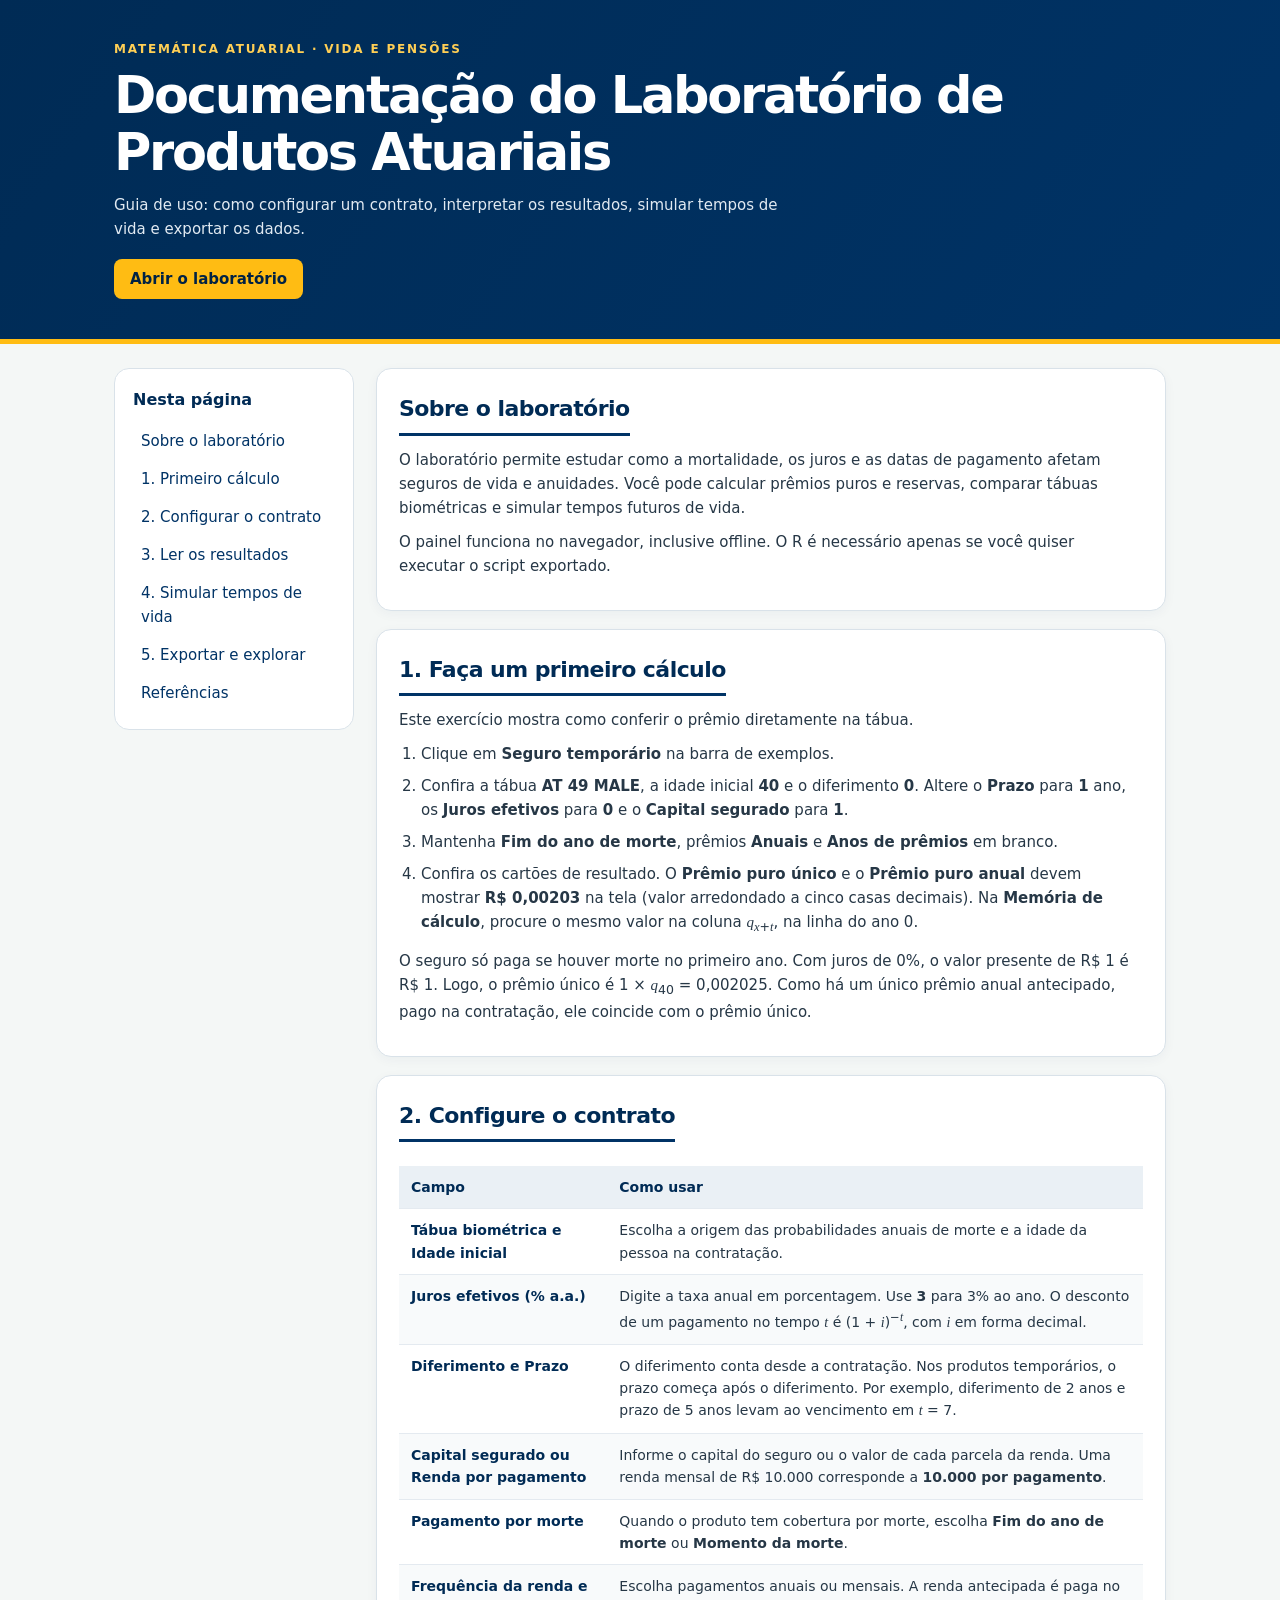
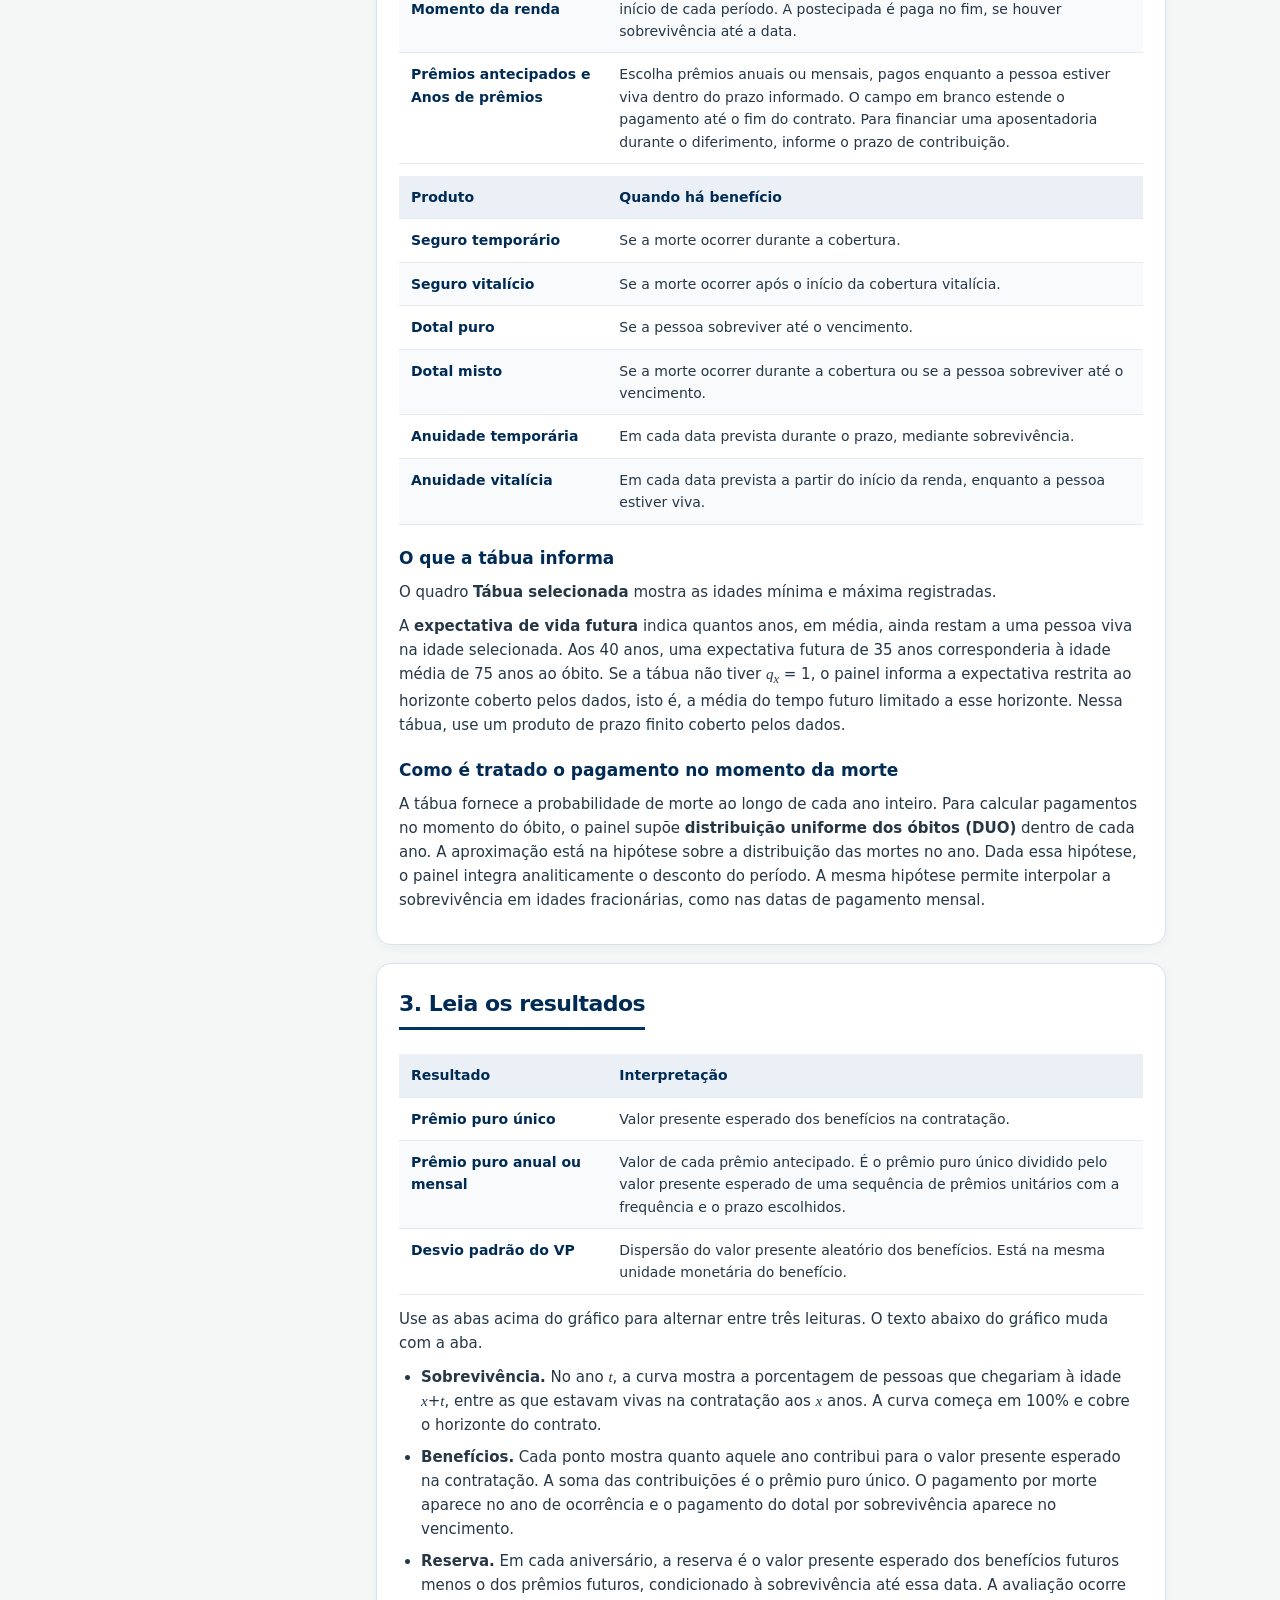
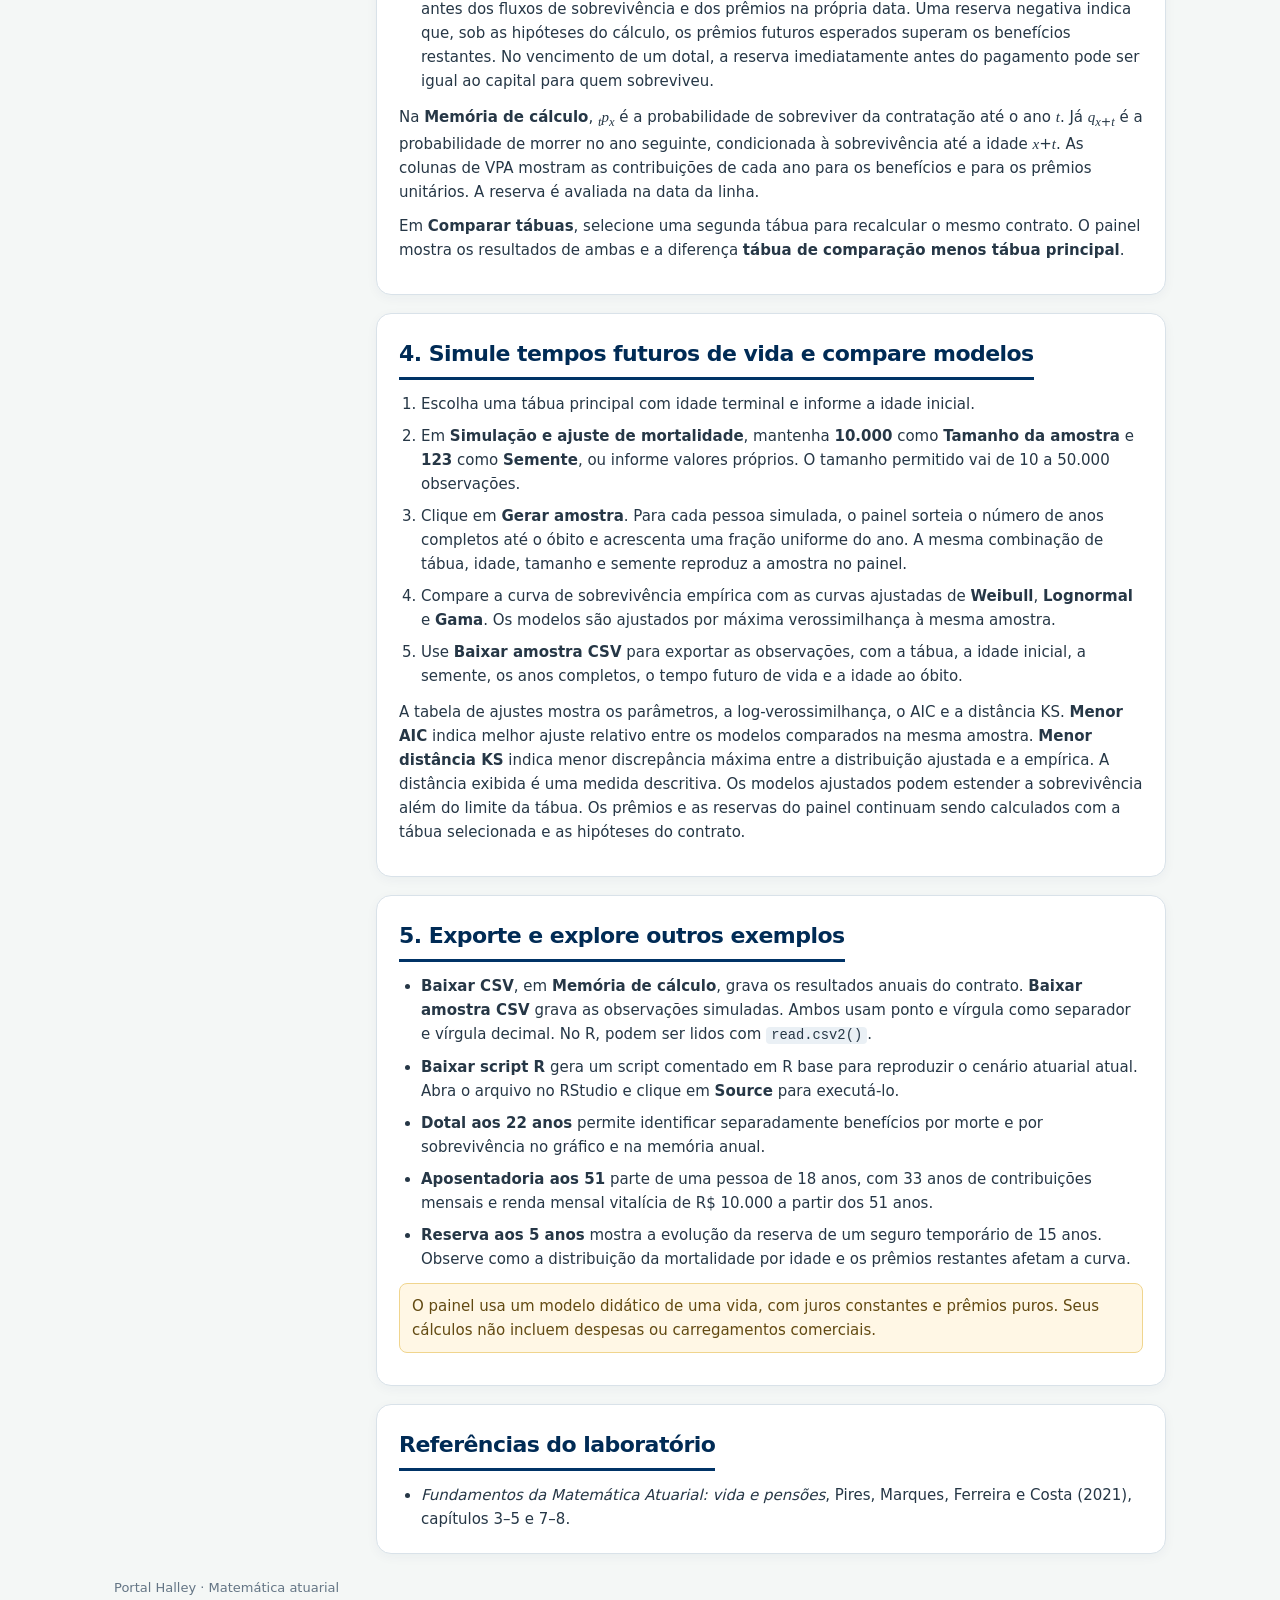
<file: interfaces/lab-produtos-atuariais-vida/vida-doc.html>
<!doctype html>
<html lang="pt-BR">
<head>
<meta charset="utf-8">
<meta name="viewport" content="width=device-width, initial-scale=1">
<title>Documentação do Laboratório de Produtos Atuariais | MATEMÁTICA ATUARIAL</title>
<style>
* { box-sizing: border-box; }
html { scroll-behavior: smooth; scroll-padding-top: 16px; }
body {
    margin: 0;
    background: #f4f7f6;
    color: #263746;
    font: 15px/1.6 'Roboto', system-ui, sans-serif;
}

/* Cabeçalho no padrão do portal */
header {
    background: linear-gradient(125deg, #002b55, #003366);
    color: #fff;
    padding: 40px max(24px, calc((100% - 1052px) / 2));
    border-bottom: 5px solid #ffbc13;
}
header .eyebrow {
    color: #ffcf55;
    font-size: 12px;
    text-transform: uppercase;
    font-weight: 750;
    letter-spacing: .15em;
}
header h1 {
    font-size: clamp(29px, 4.1vw, 51px);
    letter-spacing: -.045em;
    line-height: 1.12;
    margin: 8px 0 12px;
}
header p { color: #e1eaf2; margin: 6px 0; max-width: 670px; }
.btn {
    display: inline-block;
    margin-top: 12px;
    padding: 8px 16px;
    border-radius: 8px;
    background: #ffbc13;
    color: #002244;
    font-weight: 700;
    text-decoration: none;
}
.btn:hover { background: #ffcf55; }

/* Layout */
main {
    max-width: 1100px;
    margin: auto;
    padding: 24px;
    display: grid;
    grid-template-columns: 240px minmax(0, 1fr);
    gap: 22px;
    align-items: start;
}
nav.toc {
    position: sticky;
    top: 16px;
    background: #fff;
    border: 1px solid #d9e2e9;
    border-radius: 15px;
    padding: 18px;
}
nav.toc h2 { font-size: 16px; margin: 0 0 10px; color: #002b55; }
nav.toc ul { list-style: none; margin: 0; padding: 0; display: grid; gap: 2px; }
nav.toc a {
    display: block;
    padding: 6px 8px;
    border-radius: 7px;
    color: #003366;
    text-decoration: none;
    font-weight: 500;
}
nav.toc a:hover { background: #e8f0f7; }

article { display: grid; gap: 18px; min-width: 0; }
section {
    background: #fff;
    border: 1px solid #d9e2e9;
    border-radius: 15px;
    padding: 22px;
    box-shadow: 0 3px 12px rgba(0, 43, 85, .045);
}
section h2 {
    font-size: 22px;
    letter-spacing: -.025em;
    color: #002b55;
    margin: 0 0 12px;
    border-bottom: 3px solid #003366;
    display: inline-block;
    padding-bottom: 6px;
}
section h3 { font-size: 17px; color: #002b55; margin: 20px 0 8px; }
section p { margin: 0 0 10px; }
section ol, section ul { margin: 0; padding-left: 22px; }
section li { margin-bottom: 8px; }
section li:last-child { margin-bottom: 0; }
section .table { margin: 12px 0; }
code {
    background: #eaf0f5;
    border-radius: 4px;
    padding: 1px 5px;
    font-size: .92em;
}
var { font-family: Georgia, 'Times New Roman', serif; font-style: italic; }
a { color: #003366; }
:focus-visible { outline: 3px solid #ffbc13; outline-offset: 2px; }

.table { overflow-x: auto; }
table { width: 100%; border-collapse: collapse; font-size: 14px; }
th, td { padding: 10px 12px; text-align: left; vertical-align: top; border-bottom: 1px solid #e4eaf0; }
thead th { background: #eaf0f5; color: #002b55; }
tbody th { color: #002b55; width: 28%; min-width: 150px; }
tbody tr:nth-child(even) { background: #f8fafb; }

.note {
    background: #fff7e5;
    border: 1px solid #f0d58e;
    color: #624a12;
    padding: 10px 12px;
    border-radius: 8px;
    margin-top: 12px;
}

footer {
    max-width: 1100px;
    margin: auto;
    padding: 0 24px 24px;
    color: #647585;
    font-size: 13px;
}

@media (max-width: 850px) {
    main { grid-template-columns: 1fr; }
    nav.toc { position: static; }
}
@media (max-width: 540px) {
    main { padding: 12px; }
    section { padding: 16px; }
}
@media (prefers-reduced-motion: reduce) {
    html { scroll-behavior: auto; }
}
</style>
</head>
<body>
<header>
    <div class="eyebrow">Matemática atuarial · Vida e pensões</div>
    <h1>Documentação do Laboratório de Produtos Atuariais</h1>
    <p>Guia de uso: como configurar um contrato, interpretar os resultados, simular tempos de vida e exportar os dados.</p>
    <a class="btn" href="https://www.portalhalley.org/interfaces/lab-produtos-atuariais-vida/" target="_blank" rel="noopener noreferrer">Abrir o laboratório</a>
</header>

<main>
<nav class="toc" aria-label="Nesta página">
    <h2>Nesta página</h2>
    <ul>
        <li><a href="#sobre">Sobre o laboratório</a></li>
        <li><a href="#primeiro-calculo">1. Primeiro cálculo</a></li>
        <li><a href="#contrato">2. Configurar o contrato</a></li>
        <li><a href="#resultados">3. Ler os resultados</a></li>
        <li><a href="#simulacao">4. Simular tempos de vida</a></li>
        <li><a href="#exportar">5. Exportar e explorar</a></li>
        <li><a href="#referencias">Referências</a></li>
    </ul>
</nav>

<article>
<section id="sobre">
    <h2>Sobre o laboratório</h2>
    <p>O laboratório permite estudar como a mortalidade, os juros e as datas de pagamento afetam seguros de vida e anuidades. Você pode calcular prêmios puros e reservas, comparar tábuas biométricas e simular tempos futuros de vida.</p>
    <p>O painel funciona no navegador, inclusive offline. O R é necessário apenas se você quiser executar o script exportado.</p>
</section>

<section id="primeiro-calculo">
    <h2>1. Faça um primeiro cálculo</h2>
    <p>Este exercício mostra como conferir o prêmio diretamente na tábua.</p>
    <ol>
        <li>Clique em <strong>Seguro temporário</strong> na barra de exemplos.</li>
        <li>Confira a tábua <strong>AT 49 MALE</strong>, a idade inicial <strong>40</strong> e o diferimento <strong>0</strong>. Altere o <strong>Prazo</strong> para <strong>1</strong> ano, os <strong>Juros efetivos</strong> para <strong>0</strong> e o <strong>Capital segurado</strong> para <strong>1</strong>.</li>
        <li>Mantenha <strong>Fim do ano de morte</strong>, prêmios <strong>Anuais</strong> e <strong>Anos de prêmios</strong> em branco.</li>
        <li>Confira os cartões de resultado. O <strong>Prêmio puro único</strong> e o <strong>Prêmio puro anual</strong> devem mostrar <strong>R$ 0,00203</strong> na tela (valor arredondado a cinco casas decimais). Na <strong>Memória de cálculo</strong>, procure o mesmo valor na coluna <var>q</var><sub><var>x</var>+<var>t</var></sub>, na linha do ano 0.</li>
    </ol>
    <p style="margin-top:12px">O seguro só paga se houver morte no primeiro ano. Com juros de 0%, o valor presente de R$ 1 é R$ 1. Logo, o prêmio único é 1 × <var>q</var><sub>40</sub> = 0,002025. Como há um único prêmio anual antecipado, pago na contratação, ele coincide com o prêmio único.</p>
</section>

<section id="contrato">
    <h2>2. Configure o contrato</h2>
    <div class="table">
    <table>
        <thead><tr><th>Campo</th><th>Como usar</th></tr></thead>
        <tbody>
            <tr><th scope="row">Tábua biométrica e Idade inicial</th><td>Escolha a origem das probabilidades anuais de morte e a idade da pessoa na contratação.</td></tr>
            <tr><th scope="row">Juros efetivos (% a.a.)</th><td>Digite a taxa anual em porcentagem. Use <strong>3</strong> para 3% ao ano. O desconto de um pagamento no tempo <var>t</var> é (1 + <var>i</var>)<sup>−<var>t</var></sup>, com <var>i</var> em forma decimal.</td></tr>
            <tr><th scope="row">Diferimento e Prazo</th><td>O diferimento conta desde a contratação. Nos produtos temporários, o prazo começa após o diferimento. Por exemplo, diferimento de 2 anos e prazo de 5 anos levam ao vencimento em <var>t</var> = 7.</td></tr>
            <tr><th scope="row">Capital segurado ou Renda por pagamento</th><td>Informe o capital do seguro ou o valor de cada parcela da renda. Uma renda mensal de R$ 10.000 corresponde a <strong>10.000 por pagamento</strong>.</td></tr>
            <tr><th scope="row">Pagamento por morte</th><td>Quando o produto tem cobertura por morte, escolha <strong>Fim do ano de morte</strong> ou <strong>Momento da morte</strong>.</td></tr>
            <tr><th scope="row">Frequência da renda e Momento da renda</th><td>Escolha pagamentos anuais ou mensais. A renda antecipada é paga no início de cada período. A postecipada é paga no fim, se houver sobrevivência até a data.</td></tr>
            <tr><th scope="row">Prêmios antecipados e Anos de prêmios</th><td>Escolha prêmios anuais ou mensais, pagos enquanto a pessoa estiver viva dentro do prazo informado. O campo em branco estende o pagamento até o fim do contrato. Para financiar uma aposentadoria durante o diferimento, informe o prazo de contribuição.</td></tr>
        </tbody>
    </table>
    </div>

    <div class="table">
    <table>
        <thead><tr><th>Produto</th><th>Quando há benefício</th></tr></thead>
        <tbody>
            <tr><th scope="row">Seguro temporário</th><td>Se a morte ocorrer durante a cobertura.</td></tr>
            <tr><th scope="row">Seguro vitalício</th><td>Se a morte ocorrer após o início da cobertura vitalícia.</td></tr>
            <tr><th scope="row">Dotal puro</th><td>Se a pessoa sobreviver até o vencimento.</td></tr>
            <tr><th scope="row">Dotal misto</th><td>Se a morte ocorrer durante a cobertura ou se a pessoa sobreviver até o vencimento.</td></tr>
            <tr><th scope="row">Anuidade temporária</th><td>Em cada data prevista durante o prazo, mediante sobrevivência.</td></tr>
            <tr><th scope="row">Anuidade vitalícia</th><td>Em cada data prevista a partir do início da renda, enquanto a pessoa estiver viva.</td></tr>
        </tbody>
    </table>
    </div>

    <h3>O que a tábua informa</h3>
    <p>O quadro <strong>Tábua selecionada</strong> mostra as idades mínima e máxima registradas.</p>
    <p>A <strong>expectativa de vida futura</strong> indica quantos anos, em média, ainda restam a uma pessoa viva na idade selecionada. Aos 40 anos, uma expectativa futura de 35 anos corresponderia à idade média de 75 anos ao óbito. Se a tábua não tiver <var>q</var><sub><var>x</var></sub> = 1, o painel informa a expectativa restrita ao horizonte coberto pelos dados, isto é, a média do tempo futuro limitado a esse horizonte. Nessa tábua, use um produto de prazo finito coberto pelos dados.</p>

    <h3>Como é tratado o pagamento no momento da morte</h3>
    <p>A tábua fornece a probabilidade de morte ao longo de cada ano inteiro. Para calcular pagamentos no momento do óbito, o painel supõe <strong>distribuição uniforme dos óbitos (DUO)</strong> dentro de cada ano. A aproximação está na hipótese sobre a distribuição das mortes no ano. Dada essa hipótese, o painel integra analiticamente o desconto do período. A mesma hipótese permite interpolar a sobrevivência em idades fracionárias, como nas datas de pagamento mensal.</p>
</section>

<section id="resultados">
    <h2>3. Leia os resultados</h2>
    <div class="table">
    <table>
        <thead><tr><th>Resultado</th><th>Interpretação</th></tr></thead>
        <tbody>
            <tr><th scope="row">Prêmio puro único</th><td>Valor presente esperado dos benefícios na contratação.</td></tr>
            <tr><th scope="row">Prêmio puro anual ou mensal</th><td>Valor de cada prêmio antecipado. É o prêmio puro único dividido pelo valor presente esperado de uma sequência de prêmios unitários com a frequência e o prazo escolhidos.</td></tr>
            <tr><th scope="row">Desvio padrão do VP</th><td>Dispersão do valor presente aleatório dos benefícios. Está na mesma unidade monetária do benefício.</td></tr>
        </tbody>
    </table>
    </div>

    <p>Use as abas acima do gráfico para alternar entre três leituras. O texto abaixo do gráfico muda com a aba.</p>
    <ul>
        <li><strong>Sobrevivência.</strong> No ano <var>t</var>, a curva mostra a porcentagem de pessoas que chegariam à idade <var>x</var>+<var>t</var>, entre as que estavam vivas na contratação aos <var>x</var> anos. A curva começa em 100% e cobre o horizonte do contrato.</li>
        <li><strong>Benefícios.</strong> Cada ponto mostra quanto aquele ano contribui para o valor presente esperado na contratação. A soma das contribuições é o prêmio puro único. O pagamento por morte aparece no ano de ocorrência e o pagamento do dotal por sobrevivência aparece no vencimento.</li>
        <li><strong>Reserva.</strong> Em cada aniversário, a reserva é o valor presente esperado dos benefícios futuros menos o dos prêmios futuros, condicionado à sobrevivência até essa data. A avaliação ocorre antes dos fluxos de sobrevivência e dos prêmios na própria data. Uma reserva negativa indica que, sob as hipóteses do cálculo, os prêmios futuros esperados superam os benefícios restantes. No vencimento de um dotal, a reserva imediatamente antes do pagamento pode ser igual ao capital para quem sobreviveu.</li>
    </ul>

    <p style="margin-top:12px">Na <strong>Memória de cálculo</strong>, <sub><var>t</var></sub><var>p</var><sub><var>x</var></sub> é a probabilidade de sobreviver da contratação até o ano <var>t</var>. Já <var>q</var><sub><var>x</var>+<var>t</var></sub> é a probabilidade de morrer no ano seguinte, condicionada à sobrevivência até a idade <var>x</var>+<var>t</var>. As colunas de VPA mostram as contribuições de cada ano para os benefícios e para os prêmios unitários. A reserva é avaliada na data da linha.</p>
    <p>Em <strong>Comparar tábuas</strong>, selecione uma segunda tábua para recalcular o mesmo contrato. O painel mostra os resultados de ambas e a diferença <strong>tábua de comparação menos tábua principal</strong>.</p>
</section>

<section id="simulacao">
    <h2>4. Simule tempos futuros de vida e compare modelos</h2>
    <ol>
        <li>Escolha uma tábua principal com idade terminal e informe a idade inicial.</li>
        <li>Em <strong>Simulação e ajuste de mortalidade</strong>, mantenha <strong>10.000</strong> como <strong>Tamanho da amostra</strong> e <strong>123</strong> como <strong>Semente</strong>, ou informe valores próprios. O tamanho permitido vai de 10 a 50.000 observações.</li>
        <li>Clique em <strong>Gerar amostra</strong>. Para cada pessoa simulada, o painel sorteia o número de anos completos até o óbito e acrescenta uma fração uniforme do ano. A mesma combinação de tábua, idade, tamanho e semente reproduz a amostra no painel.</li>
        <li>Compare a curva de sobrevivência empírica com as curvas ajustadas de <strong>Weibull</strong>, <strong>Lognormal</strong> e <strong>Gama</strong>. Os modelos são ajustados por máxima verossimilhança à mesma amostra.</li>
        <li>Use <strong>Baixar amostra CSV</strong> para exportar as observações, com a tábua, a idade inicial, a semente, os anos completos, o tempo futuro de vida e a idade ao óbito.</li>
    </ol>
    <p style="margin-top:12px">A tabela de ajustes mostra os parâmetros, a log-verossimilhança, o AIC e a distância KS. <strong>Menor AIC</strong> indica melhor ajuste relativo entre os modelos comparados na mesma amostra. <strong>Menor distância KS</strong> indica menor discrepância máxima entre a distribuição ajustada e a empírica. A distância exibida é uma medida descritiva. Os modelos ajustados podem estender a sobrevivência além do limite da tábua. Os prêmios e as reservas do painel continuam sendo calculados com a tábua selecionada e as hipóteses do contrato.</p>
</section>

<section id="exportar">
    <h2>5. Exporte e explore outros exemplos</h2>
    <ul>
        <li><strong>Baixar CSV</strong>, em <strong>Memória de cálculo</strong>, grava os resultados anuais do contrato. <strong>Baixar amostra CSV</strong> grava as observações simuladas. Ambos usam ponto e vírgula como separador e vírgula decimal. No R, podem ser lidos com <code>read.csv2()</code>.</li>
        <li><strong>Baixar script R</strong> gera um script comentado em R base para reproduzir o cenário atuarial atual. Abra o arquivo no RStudio e clique em <strong>Source</strong> para executá-lo.</li>
        <li><strong>Dotal aos 22 anos</strong> permite identificar separadamente benefícios por morte e por sobrevivência no gráfico e na memória anual.</li>
        <li><strong>Aposentadoria aos 51</strong> parte de uma pessoa de 18 anos, com 33 anos de contribuições mensais e renda mensal vitalícia de R$ 10.000 a partir dos 51 anos.</li>
        <li><strong>Reserva aos 5 anos</strong> mostra a evolução da reserva de um seguro temporário de 15 anos. Observe como a distribuição da mortalidade por idade e os prêmios restantes afetam a curva.</li>
    </ul>
    <p class="note">O painel usa um modelo didático de uma vida, com juros constantes e prêmios puros. Seus cálculos não incluem despesas ou carregamentos comerciais.</p>
</section>

<section id="referencias">
    <h2>Referências do laboratório</h2>
    <ul>
        <li><em>Fundamentos da Matemática Atuarial: vida e pensões</em>, Pires, Marques, Ferreira e Costa (2021), capítulos 3–5 e 7–8.</li>
    </ul>
</section>
</article>
</main>

<footer>Portal Halley · Matemática atuarial</footer>
</body>
</html>
</file>
<file: style.css>
/* ==========================================================================
   CONFIGURAÇÕES GERAIS E TIPOGRAFIA
   ========================================================================== */
body { 
    font-family: 'Roboto', sans-serif; 
    background-color: #f4f7f6; /* Um cinza azulado suave para o fundo */
    color: #333;
}

/* ==========================================================================
   NAVEGAÇÃO E RODAPÉ (CORES INSTITUCIONAIS)
   ========================================================================== */
.navbar { 
    background-color: #003366 !important; /* Azul Atuarial */
}

.navbar-brand, .nav-link { 
    color: white !important; 
}

footer { 
    background-color: #212529; 
    color: white; 
    padding: 40px 0; 
}

/* ==========================================================================
   HERO SECTION E CARROSSEL
   ========================================================================== */
.hero-section { 
    background: linear-gradient(rgba(0,51,102,0.8), rgba(0,51,102,0.8)), 
                url('https://images.unsplash.com/photo-1454165833767-027ffbe10330?auto=format&fit=crop&w=1350&q=80');
    background-size: cover;
    color: white;
    padding: 100px 0;
    text-align: center;
}

.overlay-carousel {
    height: 60vh;
    min-height: 400px;
    background-size: cover;
    background-position: center;
    display: flex;
    align-items: center;
    justify-content: center;
}

.carousel-caption {
    bottom: 30%;
    text-shadow: 2px 2px 10px rgba(0,0,0,0.8);
}

/* ==========================================================================
   COMPONENTES DO PORTAL (NOTÍCIAS E CARDS)
   ========================================================================== */
.section-title { 
    border-bottom: 3px solid #003366; 
    display: inline-block; 
    padding-bottom: 10px; 
    margin-bottom: 30px; 
}

/* Card Genérico de Atuária */
.card-atuaria { 
    transition: transform 0.3s; 
    border: none; 
    box-shadow: 0 4px 8px rgba(0,0,0,0.1); 
}

.card-atuaria:hover { 
    transform: translateY(-5px); 
}

/* Card Específico de Notícias e Eventos */
.news-card {
    transition: all 0.3s ease;
    border-radius: 15px !important;
    overflow: hidden;
    position: relative;
    background: white;
    border: none;
}

.news-card:hover {
    transform: translateY(-10px);
    box-shadow: 0 15px 30px rgba(0,0,0,0.1) !important;
}

.news-card img {
    height: 200px;
    object-fit: cover;
}

/* Badge de Data (Estilo Calendário) */
.date-badge {
    position: absolute;
    top: 15px;
    right: 15px;
    background: white;
    padding: 8px 15px;
    border-radius: 10px;
    box-shadow: 0 4px 10px rgba(0,0,0,0.1);
    z-index: 5;
    text-align: center;
}

.date-badge .day {
    display: block;
    font-size: 1.3rem;
    font-weight: bold;
    color: #003366;
    line-height: 1;
}

.date-badge .month {
    font-size: 0.75rem;
    color: #888;
    font-weight: bold;
}

/* Estilos Específicos da Página de Contato */
.top-bar {
    background-color: #002b55; /* Um azul um pouco mais escuro que o principal */
    font-size: 0.9rem;
}

.top-bar a:hover {
    color: #ffbc13 !important; /* Cor de destaque (amarelo/ouro) parecida com a do IBA */
    transition: 0.3s;
}

.form-control:focus, .form-select:focus {
    border-color: #003366;
    box-shadow: 0 0 0 0.25rem rgba(0, 51, 102, 0.25);
}

.btn-primary {
    background-color: #003366;
    border: none;
}

.btn-primary:hover {
    background-color: #002244;
}
a.text-muted:hover {
    color: #003366 !important; /* Cor azul do Portal Halley ao passar o mouse */
}

/* Estilo da Equipe */
.team-img {
    width: 160px; /* Tamanho fixo para as fotos */
    height: 160px;
    object-fit: cover; /* Garante que a foto não estique */
    border: 5px solid white;
    transition: transform 0.3s ease;
}

.testimonial-item:hover .team-img {
    transform: scale(1.05); /* Leve zoom ao passar o mouse */
    border-color: #003366; /* Muda a borda para o azul do portal */
}

.testimonial-item h5 {
    color: #003366;
}

/* Abrir dropdown ao passar o mouse em telas grandes */
@media (min-width: 992px) {
    .nav-item.dropdown:hover .dropdown-menu {
        display: block;
        margin-top: 0; /* Remove o delay de distância */
    }
}

/* Estilo elegante para o menu suspenso */
.dropdown-menu {
    background-color: white;
    border-radius: 8px;
    padding: 10px 0;
    transition: all 0.3s ease;
}

.dropdown-item {
    color: #003366 !important;
    font-size: 0.9rem;
    padding: 8px 20px;
}

.dropdown-item:hover {
    background-color: #f4f7f6;
    color: #0056b3 !important;
}

.dropdown:hover .dropdown-menu {
        display: block;
        margin-top: 0;
    }
}
</file>
<file: style-article.css>
:root {
    --primary: #003366; 
    --secondary: #00509e;
    --text: #333;
    --bg: #f4f7f6;
    --white: #ffffff;
}

body {
    /* Fonte Sans-Serif: mais moderna e limpa */
    font-family: 'Segoe UI', Roboto, Helvetica, Arial, sans-serif;
    line-height: 1.6;
    color: var(--text);
    background-color: var(--bg);
    margin: 0;
    padding: 0;
}

.navbar { 
    background-color: #003366 !important; /* Azul Atuarial */
}

.navbar-brand, .nav-link { 
    color: white !important; 
}


.main-content {
    padding: 40px 0;
}

.container-artigo {
    max-width: 950px;
    margin: 0 auto;
    background: var(--white);
    padding: 50px 70px;
    border-radius: 8px;
    box-shadow: 0 4px 15px rgba(0,0,0,0.05);
}

header.artigo-header {
    text-align: center;
    margin-bottom: 40px;
    border-bottom: 2px solid #eee;
    padding-bottom: 20px;
}

h1 { font-size: 2.5rem; color: var(--primary); font-weight: 700; }
h2 { font-size: 1.8rem; color: var(--primary); border-bottom: 2px solid var(--bg); padding-bottom: 8px; margin-top: 40px; font-weight: 600; }
h3 { font-size: 1.3rem; color: var(--secondary); margin-top: 25px; font-weight: 600; }

p { margin-bottom: 20px; text-align: justify; }

.panel-primary {
    background-color: #f8f9fa;
    border-left: 5px solid var(--primary);
    padding: 20px;
    margin: 30px 0;
}

.math-display {
    background: #fdfdfd;
    border: 1px solid #eee;
    padding: 25px;
    margin: 25px 0;
    text-align: center;
    font-size: 1.4rem;
    color: var(--primary);
    border-radius: 8px;
    font-family: 'Consolas', monospace;
}

table { width: 100%; border-collapse: collapse; margin: 30px 0; font-size: 0.95rem; }
th { background: var(--primary); color: white; padding: 12px; border: 1px solid #ddd; }
td { padding: 10px; border: 1px solid #ddd; text-align: center; }
tr:nth-child(even) { background: #fcfcfc; }

.quote-box {
    background: #fffbe6;
    border: 1px solid #ffe58f;
    padding: 20px;
    margin: 30px 0;
    border-radius: 4px;
    text-align: center;
}

.references { margin-top: 50px; padding-top: 30px; border-top: 1px solid #eee; font-size: 0.9rem; color: #666; }

@media (max-width: 768px) {
    .container-artigo { padding: 30px 20px; margin: 10px; }
    h1 { font-size: 1.8rem; }
}

/* Container do Sumário */
#toc {
    
    padding-right: 15px;
}

/* Links que NÃO estão selecionados */
#toc .nav-link {
    color: #444 !important; /* Cinza escuro para leitura clara */
    font-weight: 500;
    padding: 8px 12px;
    border-left: 3px solid transparent; /* Borda invisível para não saltar quando ativar */
    margin-bottom: 2px;
    transition: all 0.2s ease;
}

/* Link quando o mouse passa em cima (Hover) */
#toc .nav-link:hover {
    color: var(--primary) !important;
    background-color: #f8f9fa;
}

/* Link que ESTÁ selecionado (Active) */
#toc .nav-link.active {
    background-color: transparent !important;
    color: var(--primary) !important;
    font-weight: 700;
    border-left: 3px solid var(--primary) !important; /* Borda destaque apenas no selecionado */
}

/* Ajuste no texto do título do sumário */
#toc h5 {
    color: #222;
    letter-spacing: 1px;
    border-bottom: 2px solid #eee;
    padding-bottom: 10px;
}
</file>
